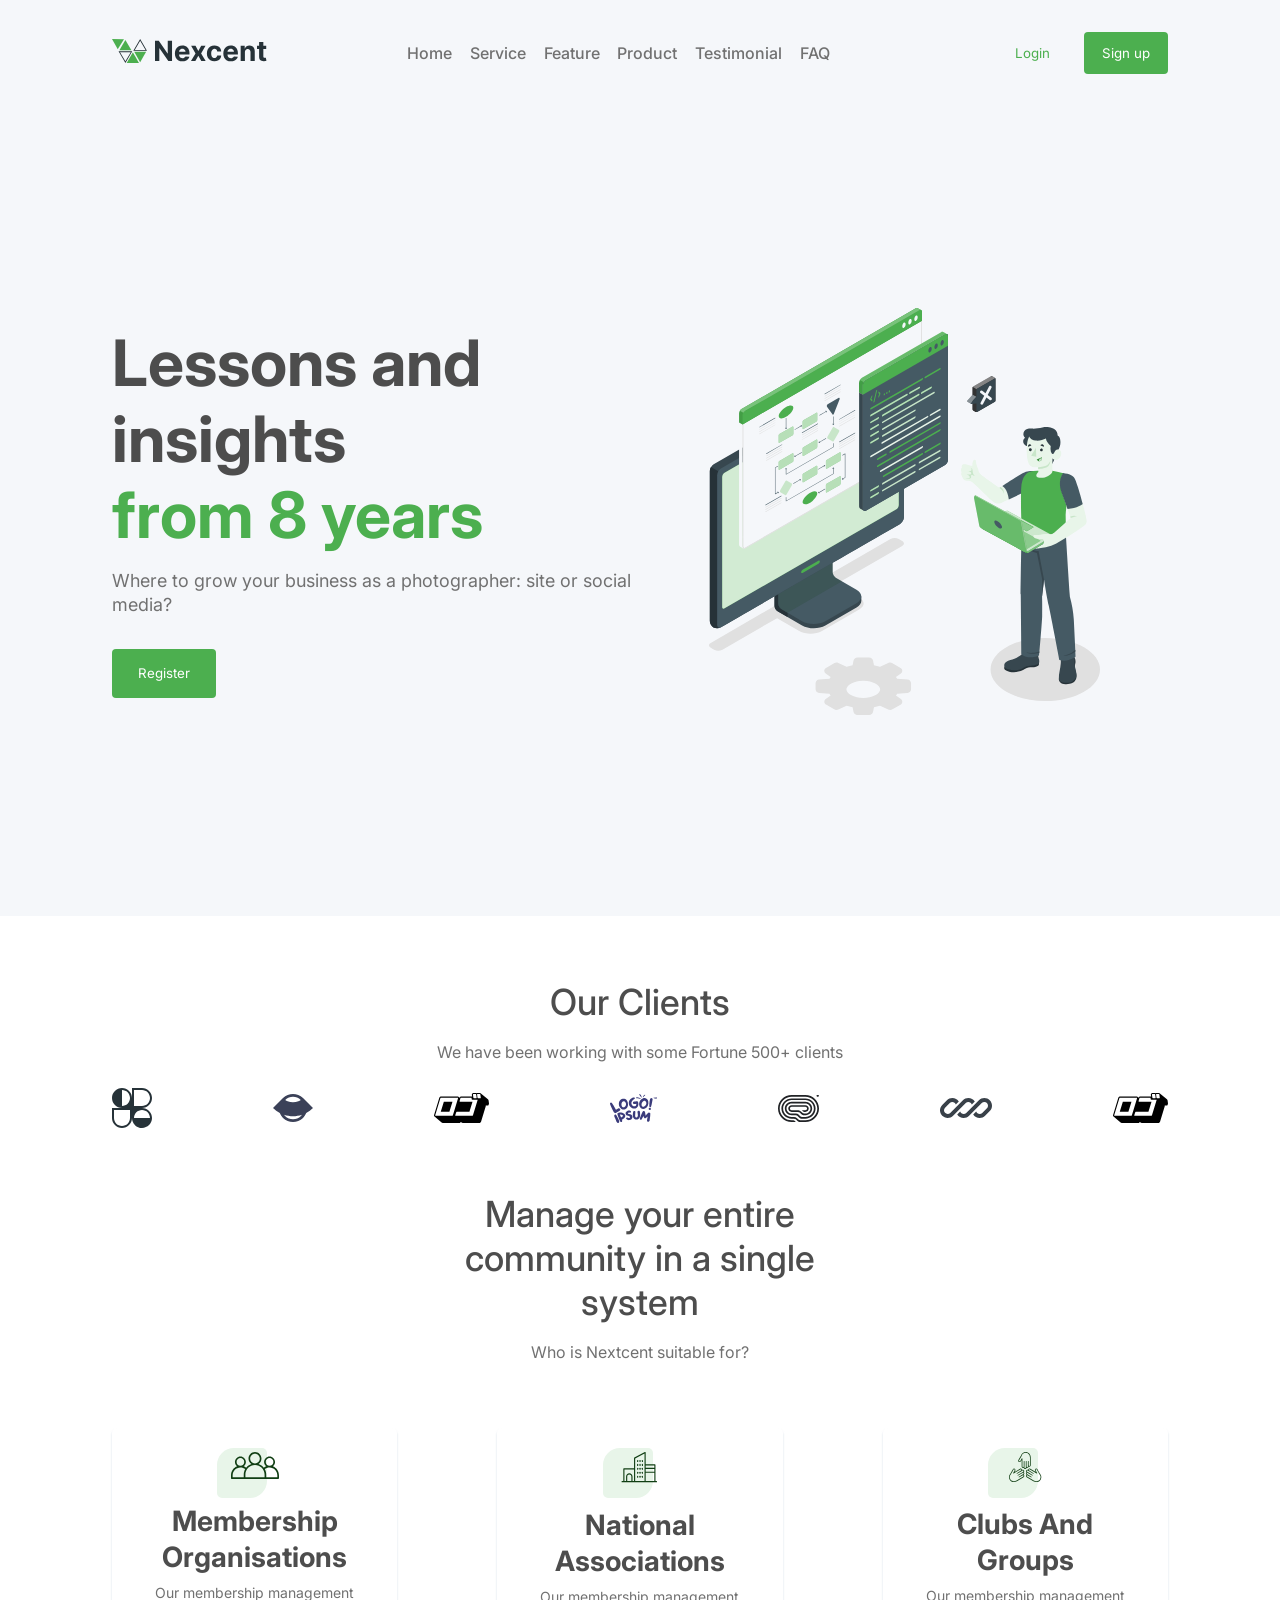
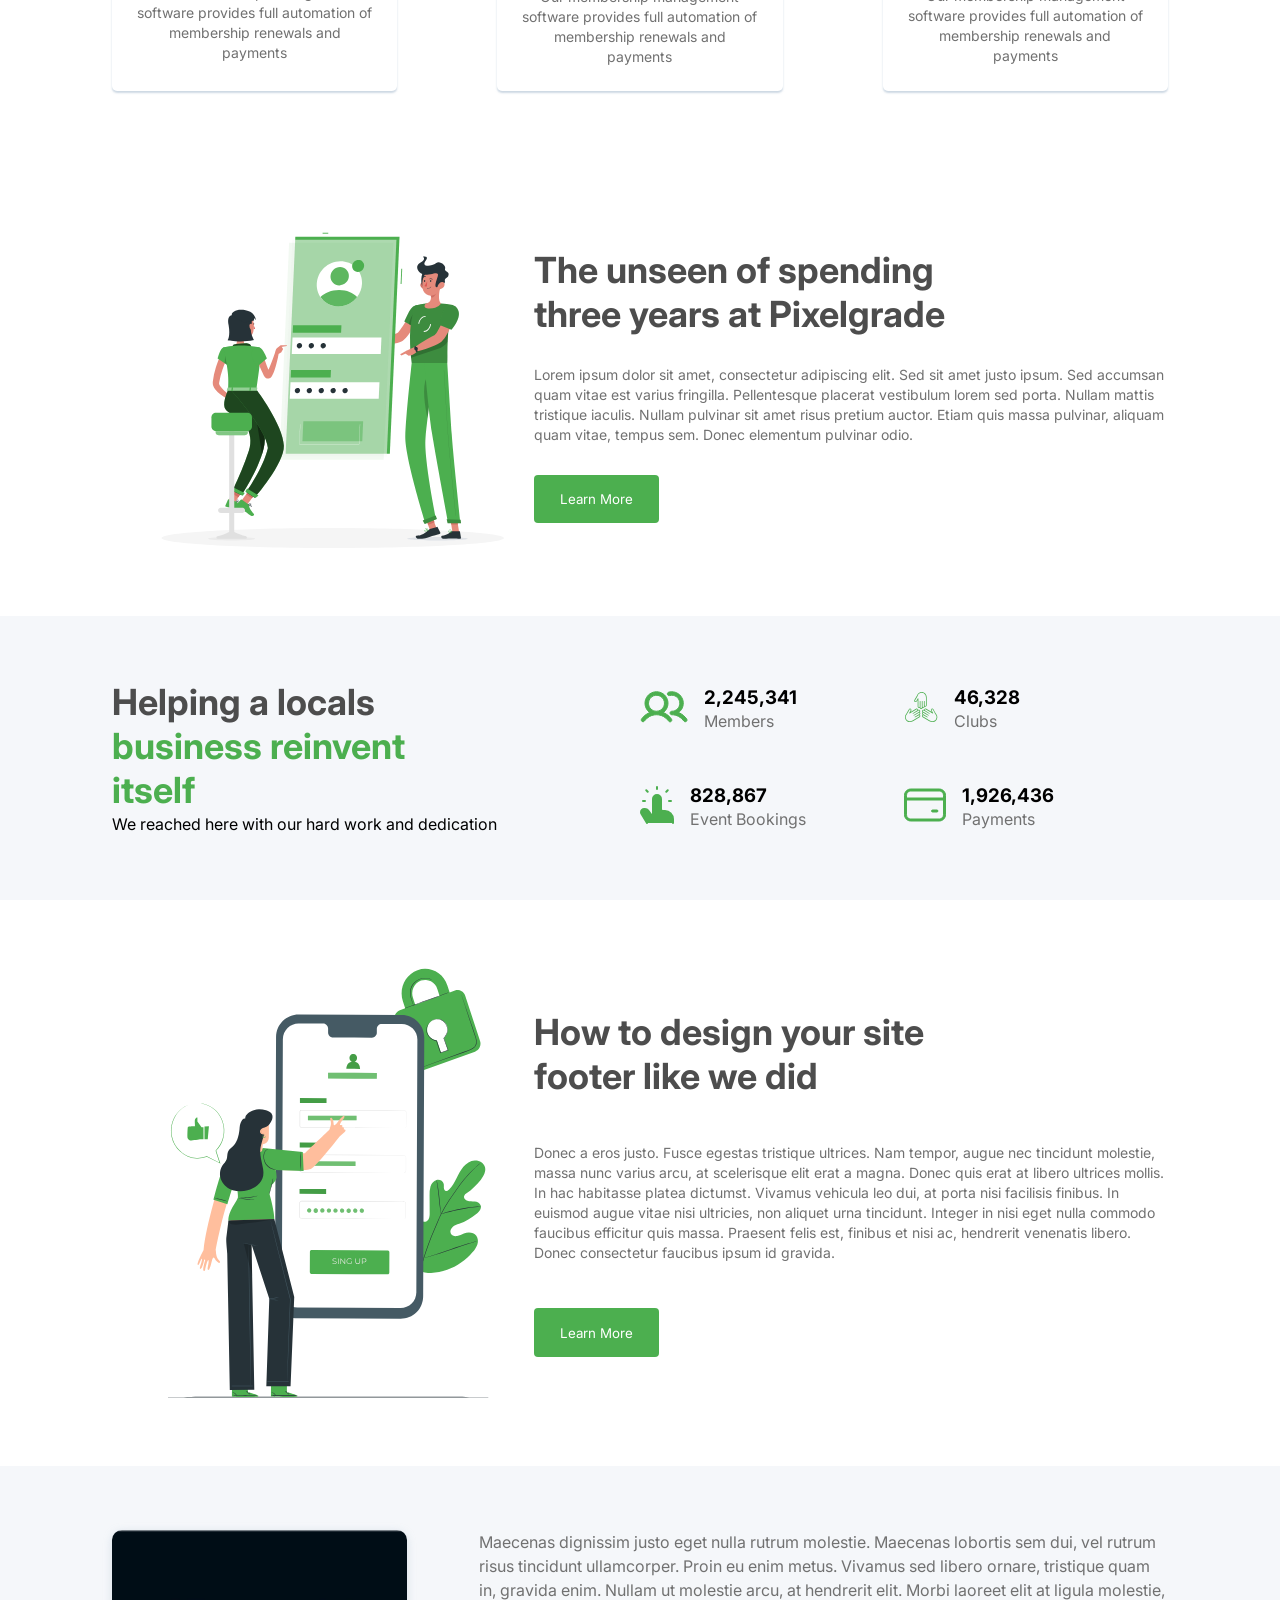
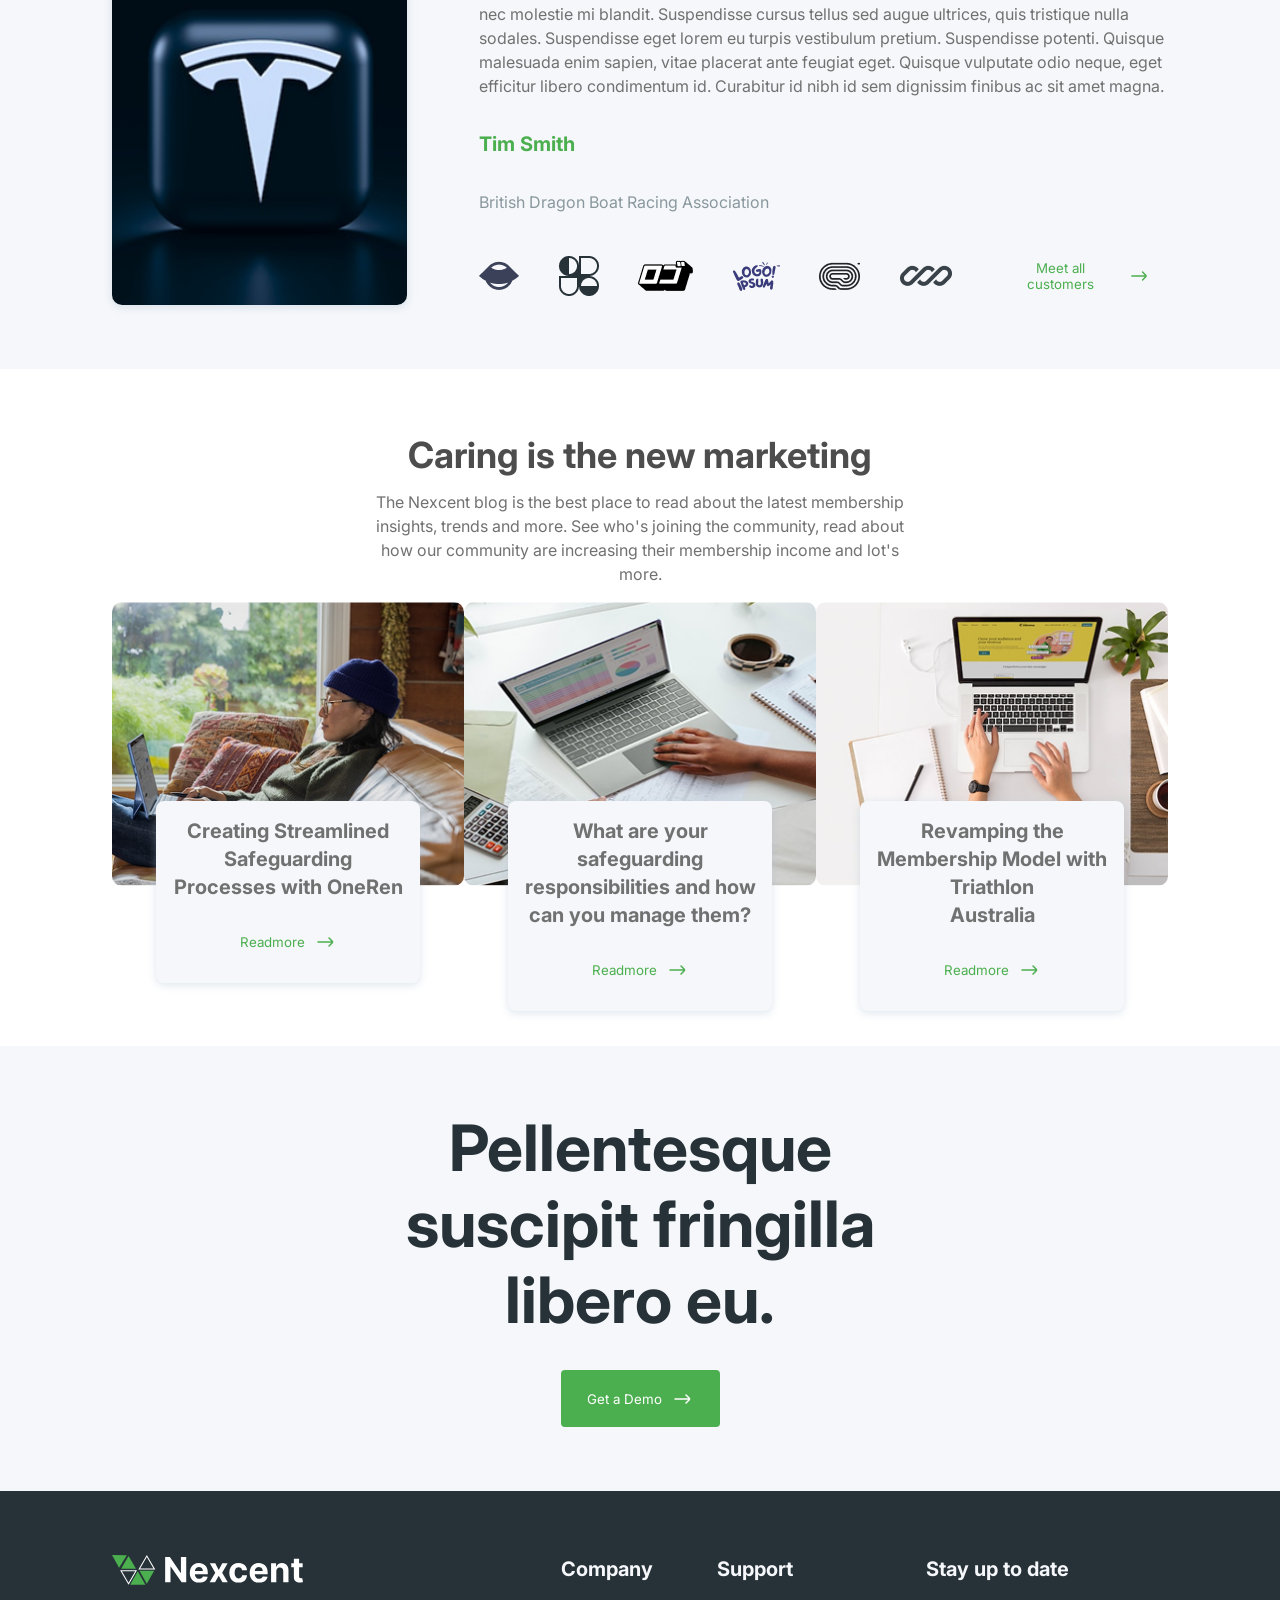
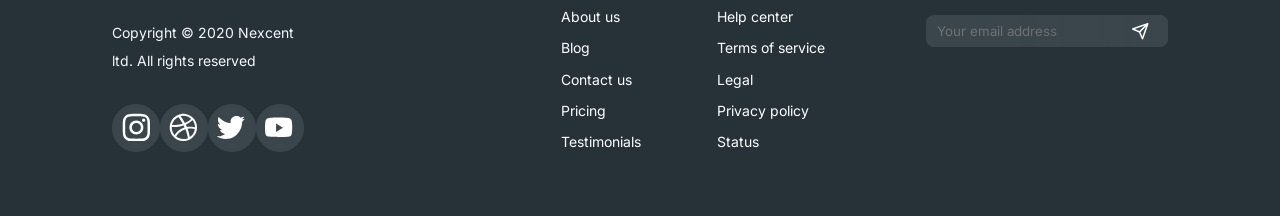
<file: index.html>
<!DOCTYPE html>
<html lang="en">

<head>
    <!-- Meta Tags -->
    <meta charset="UTF-8">
    <meta name="viewport" content="width=device-width, initial-scale=1.0">

    <!-- Favicon -->
    <link rel="icon" href="/Icon.ico">

    <!-- Main Stylesheet -->
    <link rel="stylesheet" href="/asetss/css/index.css">
    <link rel="stylesheet" href="/asetss/css/index-header.css">
    <link rel="stylesheet" href="/asetss/css/index-mine.css">
    <link rel="stylesheet" href="/asetss/css/index-footer.css">

    <!-- Page Title -->
    <title>Nexcent</title>
</head>

<body>
    <!-- ==== HEADER SECTION ==== -->
    <header class="header">
        <div class="logo">
            <!-- ==== Nexcent logo ==== -->
            <a href="index.html" title="Nexcent">
                <svg width="155" height="24" viewBox="0 0 155 24" fill="none" xmlns="http://www.w3.org/2000/svg">
                    <path
                        d="M18.7863 13.1341L13.3954 22.3669L8.00448 13.1341H18.7863ZM20.2305 12.3088H6.55444L13.3954 24L20.2305 12.3088Z"
                        fill="#263238" />
                    <path
                        d="M28.1591 1.65038L33.55 10.8833H22.7681L28.1591 1.65038ZM28.1591 0L21.3181 11.6912H35L28.1591 0Z"
                        fill="#263238" />
                    <path d="M0 0L5.7359 10.3409L12.0038 0.259661L0 0Z" fill="#4CAF4F" />
                    <path d="M13.3955 0.905762L19.4121 11.1889H7.36728L13.3955 0.905762Z" fill="#4CAF4F" />
                    <path d="M20.9615 13.4341L26.9839 24H14.6526L20.7744 13.4341H20.9615Z" fill="#4CAF4F" />
                    <path d="M22.2653 12.7935L28.1591 23.1978L34.1347 12.7935H22.2653Z" fill="#4CAF4F" />
                    <path
                        d="M60.0327 1.66895V22.0326H56.3139L47.4545 9.21582H47.3054V22.0326H43V1.66895H46.7784L55.5682 14.4758H55.7472V1.66895H60.0327Z"
                        fill="#263238" />
                    <path
                        d="M70.4705 22.3309C68.8995 22.3309 67.5472 22.0127 66.4137 21.3763C65.2868 20.7333 64.4184 19.8252 63.8086 18.6519C63.1987 17.472 62.8938 16.0766 62.8938 14.4658C62.8938 12.8948 63.1987 11.516 63.8086 10.3295C64.4184 9.1429 65.2769 8.21819 66.3839 7.55531C67.4975 6.89243 68.8034 6.56099 70.3015 6.56099C71.3091 6.56099 72.247 6.7234 73.1154 7.04821C73.9904 7.36639 74.7527 7.84698 75.4023 8.48997C76.0586 9.13296 76.569 9.94167 76.9336 10.9161C77.2982 11.8839 77.4805 13.0174 77.4805 14.3167V15.48H64.5842V12.855H73.4933C73.4933 12.2452 73.3607 11.7049 73.0955 11.2343C72.8304 10.7636 72.4625 10.3957 71.9918 10.1306C71.5278 9.85881 70.9876 9.72292 70.3711 9.72292C69.7281 9.72292 69.158 9.87207 68.6609 10.1704C68.1703 10.462 67.7859 10.8564 67.5075 11.3536C67.229 11.8441 67.0865 12.391 67.0799 12.9942V15.49C67.0799 16.2457 67.2191 16.8986 67.4975 17.4488C67.7826 17.999 68.1836 18.4232 68.7006 18.7215C69.2177 19.0198 69.8308 19.1689 70.5401 19.1689C71.0108 19.1689 71.4416 19.1027 71.8327 18.9701C72.2238 18.8375 72.5586 18.6386 72.837 18.3735C73.1154 18.1083 73.3275 17.7835 73.4734 17.3991L77.391 17.6576C77.1921 18.5989 76.7844 19.4208 76.168 20.1235C75.5581 20.8195 74.7693 21.3631 73.8015 21.7542C72.8403 22.1386 71.73 22.3309 70.4705 22.3309Z"
                        fill="#263238" />
                    <path
                        d="M83.511 6.75985L86.315 12.0993L89.1886 6.75985H93.5337L89.109 14.3962L93.6531 22.0326H89.3278L86.315 16.7528L83.3519 22.0326H78.9769L83.511 14.3962L79.136 6.75985H83.511Z"
                        fill="#263238" />
                    <path
                        d="M102.403 22.3309C100.839 22.3309 99.493 21.9994 98.3661 21.3366C97.2459 20.6671 96.3841 19.739 95.7809 18.5525C95.1843 17.3659 94.886 16.0004 94.886 14.4559C94.886 12.8915 95.1876 11.5193 95.7908 10.3394C96.4007 9.15285 97.2657 8.22813 98.386 7.56525C99.5063 6.89574 100.839 6.56099 102.383 6.56099C103.716 6.56099 104.882 6.80294 105.883 7.28684C106.884 7.77074 107.676 8.4502 108.26 9.3252C108.843 10.2002 109.164 11.2277 109.224 12.4076H105.227C105.114 11.6453 104.816 11.0321 104.332 10.5681C103.855 10.0974 103.228 9.86213 102.453 9.86213C101.797 9.86213 101.223 10.0411 100.733 10.3991C100.249 10.7504 99.8709 11.2641 99.5991 11.9403C99.3273 12.6164 99.1914 13.435 99.1914 14.3962C99.1914 15.3707 99.324 16.1992 99.5891 16.882C99.8609 17.5648 100.242 18.0851 100.733 18.4431C101.223 18.801 101.797 18.98 102.453 18.98C102.937 18.98 103.371 18.8806 103.755 18.6817C104.146 18.4829 104.468 18.1945 104.72 17.8167C104.978 17.4322 105.147 16.9715 105.227 16.4346H109.224C109.158 17.6012 108.84 18.6287 108.27 19.517C107.706 20.3986 106.927 21.088 105.933 21.5851C104.939 22.0823 103.762 22.3309 102.403 22.3309Z"
                        fill="#263238" />
                    <path
                        d="M118.896 22.3309C117.325 22.3309 115.973 22.0127 114.839 21.3763C113.713 20.7333 112.844 19.8252 112.234 18.6519C111.625 17.472 111.32 16.0766 111.32 14.4658C111.32 12.8948 111.625 11.516 112.234 10.3295C112.844 9.1429 113.703 8.21819 114.81 7.55531C115.923 6.89243 117.229 6.56099 118.727 6.56099C119.735 6.56099 120.673 6.7234 121.541 7.04821C122.416 7.36639 123.179 7.84698 123.828 8.48997C124.484 9.13296 124.995 9.94167 125.359 10.9161C125.724 11.8839 125.906 13.0174 125.906 14.3167V15.48H113.01V12.855H121.919C121.919 12.2452 121.786 11.7049 121.521 11.2343C121.256 10.7636 120.888 10.3957 120.418 10.1306C119.954 9.85881 119.413 9.72292 118.797 9.72292C118.154 9.72292 117.584 9.87207 117.087 10.1704C116.596 10.462 116.212 10.8564 115.933 11.3536C115.655 11.8441 115.512 12.391 115.506 12.9942V15.49C115.506 16.2457 115.645 16.8986 115.923 17.4488C116.208 17.999 116.609 18.4232 117.126 18.7215C117.643 19.0198 118.257 19.1689 118.966 19.1689C119.437 19.1689 119.867 19.1027 120.259 18.9701C120.65 18.8375 120.984 18.6386 121.263 18.3735C121.541 18.1083 121.753 17.7835 121.899 17.3991L125.817 17.6576C125.618 18.5989 125.21 19.4208 124.594 20.1235C123.984 20.8195 123.195 21.3631 122.227 21.7542C121.266 22.1386 120.156 22.3309 118.896 22.3309Z"
                        fill="#263238" />
                    <path
                        d="M132.906 13.203V22.0326H128.67V6.75985H132.707V9.45446H132.886C133.224 8.5662 133.791 7.86355 134.587 7.3465C135.382 6.82283 136.347 6.56099 137.48 6.56099C138.541 6.56099 139.465 6.793 140.254 7.25701C141.043 7.72103 141.656 8.38391 142.094 9.24565C142.531 10.1008 142.75 11.1216 142.75 12.3082V22.0326H138.514V13.0638C138.521 12.1292 138.282 11.4 137.798 10.8763C137.314 10.346 136.648 10.0809 135.8 10.0809C135.23 10.0809 134.726 10.2035 134.288 10.4488C133.857 10.694 133.519 11.052 133.274 11.5226C133.036 11.9867 132.913 12.5468 132.906 13.203Z"
                        fill="#263238" />
                    <path
                        d="M154.212 6.75985V9.94167H145.015V6.75985H154.212ZM147.103 3.10076H151.338V17.3394C151.338 17.7305 151.398 18.0354 151.517 18.2542C151.637 18.4663 151.802 18.6154 152.015 18.7016C152.233 18.7878 152.485 18.8309 152.77 18.8309C152.969 18.8309 153.168 18.8143 153.367 18.7812C153.566 18.7414 153.718 18.7116 153.824 18.6917L154.49 21.8437C154.278 21.91 153.98 21.9862 153.596 22.0724C153.211 22.1652 152.744 22.2215 152.194 22.2414C151.173 22.2812 150.278 22.1453 149.509 21.8337C148.747 21.5222 148.153 21.0383 147.729 20.382C147.305 19.7258 147.096 18.8972 147.103 17.8962V3.10076Z"
                        fill="#263238" />
                </svg>
            </a>

        </div>
        <!-- ==== List in the header ====  -->
        <div class="header-list">
            <ul>
                <li><a href="index.html" class="link">Home</a></li>
                <li><a href="#" class="link">Service</a></li>
                <li><a href="#" class="link">Feature</a></li>
                <li><a href="#" class="link">Product</a></li>
                <li><a href="#" class="link">Testimonial</a></li>
                <li><a href="#" class="link">FAQ</a></li>
            </ul>
        </div>
        <!-- ==== Login and registration buttons ==== -->
        <div class="header-button">
            <a href="/asetss/page/Login.html" class="buttons-link">
                <button class="Standard-buttons-Tertiary-Medium Standard-buttons-Tertiary ">Login</button>
            </a>
            <a href="/asetss/page/sign-up.html" class="buttons-link">
                <button class="Standard-buttons-Primary-Medium Standard-buttons-Primary ">Sign up</button>
            </a>
        </div>
    </header>
    <!-- ==== main ==== -->
    <main class="main">
        <!-- ==== banner ==== -->
        <div class="hero-section">
            <!-- ==== Banner content ==== -->
            <div class="hero-contents">
                <div class="hero-content">
                    <h1 class="hero-title">
                        Lessons and insights
                        <span>
                            from 8 years
                        </span>
                    </h1>
                    <p class="hero-subtitle">
                        Where to grow your business as a photographer: site or social media?
                    </p>
                </div>
                <!-- ==== banner button ==== -->
                <div class="hero-button">
                    <a href="#" class="buttons-link">
                        <button class=" Standard-buttons-Primary Standard-buttons-Primary-Normal">
                            Register
                        </button>
                    </a>
                </div>
            </div>
            <!-- ==== Animated banner image ==== -->
            <div class="hero-image">
                <svg width="391" height="407" viewBox="0 0 391 407" fill="none" xmlns="http://www.w3.org/2000/svg">
                    <path
                        d="M336.293 393.032C366.507 393.032 391 378.894 391 361.454C391 344.015 366.507 329.877 336.293 329.877C306.079 329.877 281.586 344.015 281.586 361.454C281.586 378.894 306.079 393.032 336.293 393.032Z"
                        fill="#E0E0E0" />
                    <path
                        d="M148.296 406.959C147.399 406.95 146.532 406.633 145.841 406.061C145.149 405.49 144.674 404.699 144.495 403.82L143.611 399.167C141.615 398.802 139.643 398.317 137.706 397.714H137.554L129.362 401.514C128.689 401.805 127.959 401.938 127.226 401.905C126.494 401.871 125.778 401.672 125.135 401.321L117.004 396.606C116.514 396.343 116.099 395.957 115.802 395.486C115.504 395.016 115.333 394.476 115.306 393.92C115.278 393.364 115.395 392.81 115.644 392.313C115.894 391.815 116.268 391.39 116.73 391.079L121.669 387.523C121.221 386.926 120.81 386.302 120.439 385.654L110.032 385.004C109.088 384.944 108.201 384.528 107.552 383.839C106.903 383.151 106.54 382.241 106.536 381.295V375.199C106.537 374.253 106.897 373.342 107.545 372.651C108.192 371.961 109.078 371.542 110.022 371.48L120.429 370.82C120.8 370.175 121.211 369.554 121.659 368.961L116.699 365.435C116.237 365.124 115.863 364.7 115.614 364.202C115.364 363.704 115.248 363.15 115.275 362.594C115.303 362.038 115.474 361.499 115.771 361.028C116.069 360.557 116.483 360.172 116.974 359.908L125.104 355.194C125.812 354.799 126.611 354.596 127.421 354.605C128.08 354.595 128.732 354.73 129.332 355.001L137.533 358.801H137.635C139.596 358.193 141.591 357.704 143.611 357.338L144.495 352.684C144.672 351.805 145.147 351.012 145.839 350.441C146.531 349.869 147.398 349.553 148.296 349.545H160.298C161.196 349.555 162.062 349.872 162.754 350.443C163.446 351.014 163.92 351.805 164.099 352.684L164.984 357.338C166.975 357.704 168.943 358.185 170.878 358.78H171.031L179.232 354.981C179.829 354.711 180.478 354.576 181.133 354.584C181.947 354.574 182.749 354.777 183.46 355.174L191.59 359.888C192.079 360.152 192.492 360.538 192.788 361.008C193.085 361.478 193.256 362.016 193.285 362.572C193.313 363.127 193.199 363.68 192.952 364.178C192.705 364.675 192.334 365.102 191.875 365.415L186.925 368.971C187.375 369.566 187.789 370.187 188.165 370.83L198.572 371.491C199.517 371.553 200.402 371.971 201.05 372.662C201.697 373.352 202.058 374.263 202.058 375.209V381.305C202.055 382.251 201.694 383.16 201.047 383.85C200.4 384.54 199.516 384.96 198.572 385.024L188.165 385.674C187.791 386.322 187.377 386.947 186.925 387.544L191.875 391.1C192.334 391.413 192.705 391.839 192.952 392.337C193.199 392.835 193.313 393.388 193.285 393.943C193.256 394.498 193.085 395.036 192.788 395.506C192.492 395.976 192.079 396.362 191.59 396.627L183.46 401.341C182.747 401.733 181.946 401.935 181.133 401.93C180.478 401.933 179.831 401.798 179.232 401.534L171.031 397.734H170.929C168.972 398.345 166.98 398.837 164.963 399.207L164.079 403.85C163.902 404.731 163.428 405.525 162.736 406.098C162.044 406.671 161.177 406.99 160.278 407L148.296 406.959ZM154.302 372.74C149.962 372.638 145.668 373.653 141.832 375.687C139.038 377.302 137.432 379.365 137.432 381.366C137.432 383.368 139.038 385.43 141.832 387.046C145.705 388.983 149.977 389.992 154.307 389.992C158.638 389.992 162.909 388.983 166.782 387.046C169.577 385.43 171.173 383.368 171.173 381.366C171.173 379.365 169.577 377.302 166.782 375.687C162.943 373.654 158.646 372.64 154.302 372.74Z"
                        fill="#E0E0E0" />
                    <path
                        d="M193.213 233.065L189.809 231.105C188.514 230.448 187.083 230.107 185.632 230.107C184.18 230.107 182.749 230.448 181.455 231.105L1.72262 334.889C-0.574208 336.21 -0.574208 338.384 1.72262 339.705L5.11705 341.666C6.41342 342.322 7.84606 342.664 9.29911 342.664C10.7522 342.664 12.1848 342.322 13.4812 341.666L68.0766 310.17L90.2014 322.931C96.4618 326.548 106.716 326.548 112.977 322.931L150.641 301.188C155.986 298.14 155.986 293.06 150.641 290.012L126.869 276.185L193.223 237.891C195.51 236.56 195.51 234.396 193.213 233.065Z"
                        fill="#E0E0E0" />
                    <g opacity="0.1">
                        <path opacity="0.1"
                            d="M200.175 57.0731L37.5673 150.921V242.9C37.5553 243.433 37.704 243.957 37.9942 244.404C38.0912 244.565 38.2263 244.699 38.3877 244.794C38.549 244.89 38.7316 244.945 38.919 244.953C39.1524 244.948 39.3803 244.881 39.5796 244.76L204.047 149.753V59.3286C204.047 56.8292 202.309 55.8335 200.175 57.0731Z"
                            fill="#103E13" />
                    </g>
                    <path
                        d="M116.381 317.526L147.541 299.522C150.752 297.663 152.358 295.235 152.358 292.806C152.358 290.378 152.358 288.468 152.358 288.468L123.028 271.836C122.126 271.245 121.376 270.451 120.837 269.518C120.299 268.584 119.987 267.537 119.928 266.461V228.056L65.5256 259.502V297.907C65.5777 298.977 65.8808 300.02 66.4104 300.952C66.94 301.884 67.6813 302.678 68.5745 303.271L93.0673 317.495C99.5411 321.234 109.958 321.234 116.381 317.526Z"
                        fill="#37474F" />
                    <path
                        d="M78.5851 304.704V309.022L68.6152 303.271C67.7135 302.681 66.9632 301.887 66.4248 300.953C65.8864 300.02 65.5749 298.973 65.5155 297.897V259.502L75.8817 253.517C76.1053 256.149 76.3289 258.872 76.5525 261.524L69.2758 265.73V295.732C69.3247 296.805 69.6264 297.851 70.1562 298.785C70.686 299.719 71.429 300.515 72.3247 301.107L78.5851 304.704Z"
                        fill="#263238" />
                    <path
                        d="M69.2758 295.743C69.3295 296.814 69.6332 297.858 70.1626 298.791C70.6919 299.725 71.4324 300.521 72.3246 301.117L93.0571 313.198C99.4903 316.906 109.907 316.906 116.33 313.198L147.5 295.194C153.933 291.486 153.933 285.471 147.5 281.762L126.747 269.672C125.843 269.084 125.091 268.29 124.553 267.356C124.014 266.422 123.704 265.374 123.648 264.297V234.305L69.2758 265.73V295.743Z"
                        fill="#455A64" />
                    <path opacity="0.15"
                        d="M133.12 273.319L126.808 269.672C125.904 269.084 125.152 268.29 124.614 267.356C124.075 266.422 123.765 265.374 123.709 264.297V234.305L69.2758 265.73V295.743C69.3295 296.814 69.6332 297.858 70.1626 298.791C70.6919 299.725 71.4324 300.521 72.3246 301.117L78.5342 304.694L133.12 273.319Z"
                        fill="#103E13" />
                    <path
                        d="M4.43592 319.426C5.61265 319.994 6.90665 320.277 8.2132 320.252C9.51975 320.228 10.8021 319.896 11.9565 319.283C38.7156 303.84 164.269 231.369 191.028 215.935C192.154 215.197 193.092 214.205 193.764 213.039C194.437 211.872 194.826 210.564 194.9 209.22V59.3081C194.954 57.9804 194.643 56.6632 194.001 55.4997C193.359 54.3361 192.411 53.3705 191.259 52.7077C190.107 52.045 188.795 51.7103 187.466 51.7401C186.137 51.7699 184.842 52.163 183.721 52.8768L4.67983 156.225C3.56091 156.967 2.63154 157.961 1.96618 159.128C1.30083 160.294 0.918006 161.6 0.848389 162.941V312.852C0.891758 314.152 1.23881 315.423 1.86176 316.565C2.48472 317.706 3.36628 318.686 4.43592 319.426Z"
                        fill="#37474F" />
                    <path
                        d="M11.9566 319.283L191.028 215.925C192.156 215.189 193.095 214.197 193.768 213.03C194.44 211.863 194.828 210.554 194.9 209.209V59.308C194.9 56.829 193.162 55.8333 191.028 57.0728L11.9566 160.421C10.8285 161.157 9.88989 162.149 9.21711 163.316C8.54432 164.483 8.15629 165.792 8.08452 167.137V317.048C8.07435 319.517 9.81222 320.513 11.9566 319.283Z"
                        fill="#455A64" />
                    <path
                        d="M13.2067 298.963V168.915C13.2517 168.089 13.4904 167.285 13.9035 166.569C14.3167 165.852 14.8926 165.243 15.5848 164.79L187.39 65.6277C188.701 64.8657 189.768 65.4855 189.768 66.9993V197.048C189.723 197.876 189.484 198.683 189.069 199.401C188.654 200.12 188.075 200.73 187.38 201.183L15.5848 300.345C14.2738 301.097 13.2067 300.487 13.2067 298.963Z"
                        fill="#4CAF4F" />
                    <path opacity="0.75"
                        d="M13.2067 298.963V168.915C13.2517 168.089 13.4904 167.285 13.9035 166.569C14.3167 165.852 14.8926 165.243 15.5848 164.79L187.39 65.6277C188.701 64.8657 189.768 65.4855 189.768 66.9993V197.048C189.723 197.876 189.484 198.683 189.069 199.401C188.654 200.12 188.075 200.73 187.38 201.183L15.5848 300.345C14.2738 301.097 13.2067 300.487 13.2067 298.963Z"
                        fill="white" />
                    <path
                        d="M1.94614 159.12L9.22283 163.316C8.52891 164.479 8.13431 165.795 8.07441 167.147V317.048C8.07441 319.304 9.60902 320.563 11.9567 319.283C10.8046 319.903 9.52144 320.239 8.21357 320.263C6.9057 320.288 5.61077 320.001 4.43607 319.426C3.37189 318.79 2.48228 317.901 1.8472 316.837C1.21213 315.773 0.8515 314.567 0.797729 313.329V162.961C0.849035 161.604 1.24419 160.283 1.94614 159.12Z"
                        fill="#263238" />
                    <path
                        d="M93.5754 261.838L109.399 252.694C110.192 252.247 110.822 252.562 110.822 253.416C110.786 253.893 110.639 254.355 110.392 254.764C110.145 255.174 109.805 255.519 109.399 255.773L93.5754 264.917C92.7929 265.374 92.1526 265.049 92.1526 264.206C92.1866 263.727 92.3332 263.263 92.5804 262.852C92.8277 262.44 93.1686 262.093 93.5754 261.838Z"
                        fill="#4CAF4F" />
                    <g class="descktop-w">
                        <path
                            d="M35.3317 240.401C35.5661 240.394 35.7942 240.323 35.9923 240.198L210.064 139.613C210.777 139.144 211.372 138.515 211.801 137.776C212.229 137.037 212.48 136.209 212.533 135.356V3.86505C212.533 2.94049 212.147 2.39185 211.517 2.39185C211.157 2.4017 210.806 2.50688 210.501 2.69665L36.4191 103.24C35.7052 103.712 35.1106 104.343 34.6821 105.084C34.2535 105.824 34.0028 106.654 33.9495 107.508V238.308C33.9399 238.841 34.0885 239.364 34.3764 239.812C34.4741 239.982 34.6126 240.125 34.7794 240.227C34.9462 240.33 35.136 240.39 35.3317 240.401Z"
                            fill="#F5F7FA" />
                        <path
                            d="M31.2157 238.694C31.5104 238.847 33.604 240.035 34.5186 240.564C34.1823 240.293 33.9149 239.947 33.7382 239.553C33.5616 239.159 33.4808 238.729 33.5023 238.298V116.276L30.0571 114.244V236.337C30.0268 236.797 30.1179 237.257 30.3212 237.671C30.5245 238.084 30.833 238.437 31.2157 238.694Z"
                            fill="#F5F7FA" />
                        <path
                            d="M211.497 2.84882C212.005 2.84882 212.076 3.47875 212.076 3.86483V135.346C212.023 136.119 211.794 136.87 211.407 137.541C211.019 138.211 210.483 138.785 209.84 139.217L35.7687 239.801C35.6369 239.883 35.4863 239.928 35.3317 239.934C34.854 239.934 34.4373 239.192 34.4373 238.338V107.477C34.4848 106.703 34.7114 105.95 35.0994 105.278C35.4874 104.607 36.0261 104.034 36.6732 103.606L210.744 3.09267C210.969 2.94668 211.229 2.86257 211.497 2.84882ZM211.497 1.94458C211.071 1.95606 210.657 2.08245 210.297 2.31034L36.2159 102.814C35.4339 103.326 34.7835 104.015 34.3174 104.825C33.8513 105.635 33.5825 106.544 33.5328 107.477V238.308C33.5328 239.659 34.2849 240.817 35.3317 240.817C35.6481 240.811 35.9571 240.72 36.226 240.553L210.287 139.969C211.073 139.462 211.728 138.776 212.198 137.967C212.668 137.158 212.939 136.249 212.991 135.316V3.86483C212.991 2.64562 212.381 1.94458 211.497 1.94458Z"
                            fill="#E0E0E0" />
                        <path
                            d="M212.981 3.80398V12.8159L33.5336 116.448L30.0884 114.416V105.557C30.1267 104.605 30.4065 103.678 30.9014 102.864C31.3528 102.063 31.9995 101.388 32.7816 100.904L206.853 0.359728C207.134 0.157263 207.465 0.0351676 207.811 0.00653064C208.157 -0.0221063 208.503 0.0437952 208.814 0.197167C209.312 0.501969 211.67 1.84309 212.148 2.08693C212.223 2.12243 212.292 2.17054 212.351 2.22918C212.432 2.28928 212.504 2.36119 212.564 2.44254C212.634 2.52616 212.692 2.61836 212.737 2.71686C212.8 2.81675 212.844 2.92676 212.869 3.04198C212.908 3.16098 212.935 3.28347 212.951 3.40774C212.972 3.53867 212.983 3.67126 212.981 3.80398Z"
                            fill="#4CAF4F" />
                        <path opacity="0.15"
                            d="M212.981 3.80398V12.8159L33.5336 116.448L30.0884 114.416V105.557C30.1267 104.605 30.4065 103.678 30.9014 102.864C31.3528 102.063 31.9995 101.388 32.7816 100.904L206.853 0.359728C207.134 0.157263 207.465 0.0351676 207.811 0.00653064C208.157 -0.0221063 208.503 0.0437952 208.814 0.197167C209.312 0.501969 211.67 1.84309 212.148 2.08693C212.223 2.12243 212.292 2.17054 212.351 2.22918C212.432 2.28928 212.504 2.36119 212.564 2.44254C212.634 2.52616 212.692 2.61836 212.737 2.71686C212.8 2.81675 212.844 2.92676 212.869 3.04198C212.908 3.16098 212.935 3.28347 212.951 3.40774C212.972 3.53867 212.983 3.67126 212.981 3.80398Z"
                            fill="#103E13" />
                        <path
                            d="M212.98 3.804V12.816L33.5328 116.448V107.548C33.5403 106.975 33.6504 106.407 33.8581 105.872C33.8883 105.778 33.9257 105.686 33.9698 105.598C34.0753 105.346 34.1975 105.101 34.3357 104.866C34.7845 104.054 35.4357 103.371 36.226 102.885L210.287 2.31047C210.578 2.09211 210.928 1.96737 211.291 1.95285C211.654 1.93833 212.013 2.03472 212.32 2.22919C212.401 2.2893 212.473 2.36121 212.533 2.44255C212.602 2.52618 212.66 2.61838 212.706 2.71688C212.769 2.81677 212.813 2.92678 212.838 3.042C212.877 3.16099 212.904 3.28349 212.919 3.40776C212.951 3.53777 212.972 3.67037 212.98 3.804Z"
                            fill="#4CAF4F" />
                        <path
                            d="M194.961 14.6041C194.428 15.0283 193.999 15.5697 193.708 16.1864C193.417 16.8031 193.272 17.4784 193.285 18.1601C193.285 19.5926 194.037 20.314 194.961 19.7755C195.495 19.3513 195.924 18.8098 196.215 18.1932C196.506 17.5765 196.651 16.9012 196.638 16.2195C196.587 14.8479 195.835 14.0656 194.961 14.6041Z"
                            fill="#F5F7FA" />
                        <path
                            d="M200.958 11.1091C200.423 11.5322 199.993 12.0735 199.702 12.6904C199.411 13.3073 199.267 13.9832 199.281 14.6651C199.281 16.0875 200.033 16.819 200.958 16.2805C201.494 15.8578 201.925 15.3169 202.218 14.7001C202.51 14.0832 202.657 13.4071 202.645 12.7245C202.645 11.2919 201.893 10.5706 200.958 11.1091Z"
                            fill="#F5F7FA" />
                        <path
                            d="M207.015 7.60389C206.478 8.02657 206.047 8.56746 205.754 9.18431C205.462 9.80117 205.316 10.4773 205.328 11.1599C205.328 12.5925 206.08 13.3138 207.015 12.7855C207.548 12.3608 207.976 11.8192 208.267 11.2027C208.558 10.5861 208.703 9.91104 208.691 9.2295C208.691 7.79694 207.939 7.07557 207.015 7.60389Z"
                            fill="#F5F7FA" />
                        <path
                            d="M210.297 2.31046L36.226 102.814C35.4301 103.319 34.7761 104.018 34.3255 104.846L30.9108 102.814C31.3524 102.005 31.9968 101.326 32.7807 100.843L206.852 0.359728C207.133 0.157263 207.465 0.0351676 207.81 0.00653064C208.156 -0.0221063 208.503 0.0437952 208.814 0.197167C209.291 0.491809 211.527 1.76181 212.096 2.06661C211.799 1.95936 211.48 1.92552 211.167 1.96797C210.854 2.01043 210.555 2.12793 210.297 2.31046Z"
                            fill="#4CAF4F" />
                        <g opacity="0.5">
                            <path opacity="0.5"
                                d="M210.297 2.31046L36.226 102.814C35.4301 103.319 34.7761 104.018 34.3255 104.846L30.9108 102.814C31.3524 102.005 31.9968 101.326 32.7807 100.843L206.852 0.359728C207.133 0.157263 207.465 0.0351676 207.81 0.00653064C208.156 -0.0221063 208.503 0.0437952 208.814 0.197167C209.291 0.491809 211.527 1.76181 212.096 2.06661C211.799 1.95936 211.48 1.92552 211.167 1.96797C210.854 2.01043 210.555 2.12793 210.297 2.31046Z"
                                fill="white" />
                        </g>
                        <path
                            d="M77.0709 120.756C77.0062 120.756 76.9442 120.731 76.8985 120.685C76.8527 120.639 76.827 120.577 76.827 120.512V110.261C76.827 110.196 76.8527 110.134 76.8985 110.089C76.9442 110.043 77.0062 110.017 77.0709 110.017C77.1025 110.017 77.1338 110.023 77.1628 110.036C77.1918 110.048 77.2181 110.066 77.2399 110.089C77.2618 110.112 77.2788 110.139 77.2899 110.168C77.301 110.198 77.3061 110.229 77.3047 110.261V120.512C77.3061 120.544 77.301 120.575 77.2899 120.605C77.2788 120.635 77.2618 120.661 77.2399 120.684C77.2181 120.707 77.1918 120.725 77.1628 120.738C77.1338 120.75 77.1025 120.756 77.0709 120.756Z"
                            fill="#455A64" />
                        <path
                            d="M76.207 119.547L77.0302 120.37L77.8433 119.547V120.248L77.0302 121.061L76.207 120.248V119.547Z"
                            fill="#455A64" />
                        <path
                            d="M85.7399 121.874C85.6963 121.877 85.6529 121.867 85.6149 121.845C85.577 121.823 85.5463 121.791 85.5265 121.752C85.5104 121.725 85.5001 121.695 85.496 121.663C85.4919 121.632 85.4942 121.6 85.5027 121.57C85.5113 121.54 85.5259 121.511 85.5457 121.487C85.5655 121.462 85.5901 121.442 85.618 121.427L92.3662 117.526C92.3942 117.509 92.4251 117.499 92.4571 117.494C92.4892 117.49 92.5218 117.493 92.553 117.501C92.5842 117.51 92.6134 117.524 92.639 117.544C92.6645 117.564 92.6857 117.589 92.7016 117.617C92.7312 117.672 92.7383 117.737 92.7212 117.798C92.7042 117.859 92.6644 117.91 92.6101 117.942L85.8517 121.844C85.8182 121.864 85.7794 121.875 85.7399 121.874Z"
                            fill="#455A64" />
                        <path
                            d="M92.0613 118.928L92.3662 117.81L91.2483 117.505L91.8479 117.16L92.9658 117.454L92.6711 118.572L92.0613 118.928Z"
                            fill="#455A64" />
                        <path
                            d="M84.4899 175.732C84.4463 175.735 84.4029 175.725 84.3649 175.703C84.327 175.682 84.2963 175.649 84.2765 175.61C84.2604 175.583 84.2501 175.553 84.246 175.522C84.2419 175.49 84.2442 175.459 84.2527 175.428C84.2613 175.398 84.2759 175.37 84.2957 175.345C84.3155 175.32 84.3401 175.3 84.368 175.285L91.1162 171.384C91.1732 171.354 91.2396 171.346 91.3019 171.363C91.3642 171.38 91.4177 171.42 91.4515 171.475C91.4794 171.533 91.4855 171.598 91.4687 171.66C91.4519 171.722 91.4133 171.775 91.3601 171.811L84.6017 175.702C84.5682 175.723 84.5294 175.733 84.4899 175.732Z"
                            fill="#455A64" />
                        <path
                            d="M90.8113 172.786L91.1162 171.668L89.9983 171.374L90.5979 171.018L91.7158 171.323L91.4211 172.44L90.8113 172.786Z"
                            fill="#455A64" />
                        <path
                            d="M108.993 161.59C108.951 161.59 108.91 161.579 108.874 161.558C108.838 161.536 108.809 161.505 108.79 161.468C108.772 161.441 108.76 161.411 108.755 161.379C108.75 161.347 108.752 161.315 108.761 161.284C108.77 161.253 108.785 161.225 108.806 161.2C108.826 161.176 108.852 161.156 108.881 161.143L115.629 157.241C115.656 157.223 115.686 157.212 115.718 157.207C115.75 157.202 115.782 157.204 115.813 157.213C115.844 157.221 115.872 157.236 115.897 157.257C115.921 157.278 115.941 157.304 115.954 157.332C115.971 157.359 115.982 157.389 115.987 157.42C115.991 157.45 115.99 157.482 115.982 157.512C115.975 157.543 115.961 157.571 115.943 157.596C115.924 157.621 115.9 157.642 115.873 157.658L109.115 161.559C109.077 161.58 109.035 161.59 108.993 161.59Z"
                            fill="#455A64" />
                        <path
                            d="M115.324 158.643L115.629 157.525L114.511 157.221L115.111 156.875L116.229 157.17L115.924 158.287L115.324 158.643Z"
                            fill="#455A64" />
                        <path
                            d="M110.609 107.538C110.567 107.539 110.526 107.528 110.49 107.506C110.454 107.485 110.425 107.454 110.406 107.416C110.389 107.39 110.378 107.36 110.373 107.329C110.368 107.298 110.37 107.267 110.377 107.237C110.385 107.206 110.399 107.178 110.417 107.153C110.436 107.128 110.46 107.107 110.487 107.091L117.245 103.19C117.272 103.174 117.303 103.163 117.334 103.159C117.365 103.155 117.397 103.157 117.427 103.166C117.458 103.175 117.486 103.189 117.511 103.209C117.535 103.229 117.556 103.253 117.57 103.281C117.587 103.308 117.598 103.337 117.603 103.368C117.607 103.399 117.606 103.431 117.598 103.461C117.591 103.491 117.577 103.52 117.559 103.545C117.54 103.57 117.516 103.591 117.489 103.606L110.731 107.508C110.693 107.527 110.651 107.538 110.609 107.538Z"
                            fill="#455A64" />
                        <path
                            d="M116.9 104.592L117.204 103.474L116.087 103.169L116.686 102.824L117.804 103.118L117.499 104.246L116.9 104.592Z"
                            fill="#455A64" />
                        <path
                            d="M110.131 134.625C110.089 134.626 110.047 134.617 110.01 134.597C109.972 134.577 109.94 134.549 109.918 134.513C109.901 134.485 109.891 134.454 109.887 134.422C109.882 134.39 109.885 134.357 109.893 134.326C109.902 134.295 109.916 134.266 109.936 134.24C109.956 134.215 109.981 134.194 110.009 134.178L116.757 130.276C116.814 130.244 116.881 130.235 116.944 130.253C117.007 130.27 117.06 130.311 117.093 130.368C117.125 130.424 117.134 130.491 117.116 130.554C117.099 130.617 117.058 130.671 117.001 130.703L110.243 134.594C110.209 134.615 110.17 134.626 110.131 134.625Z"
                            fill="#455A64" />
                        <path
                            d="M110.548 133.202L110.253 134.32L111.371 134.615L110.771 134.96L109.653 134.665L109.948 133.548L110.548 133.202Z"
                            fill="#455A64" />
                        <path
                            d="M109.694 184.998C109.652 184.999 109.611 184.988 109.575 184.966C109.539 184.945 109.51 184.914 109.491 184.876C109.467 184.848 109.451 184.815 109.444 184.779C109.436 184.744 109.437 184.707 109.447 184.672C109.457 184.637 109.476 184.604 109.501 184.578C109.526 184.552 109.558 184.532 109.592 184.521L115.894 180.873C115.949 180.844 116.014 180.837 116.075 180.854C116.135 180.871 116.187 180.91 116.219 180.965C116.235 180.991 116.246 181.021 116.251 181.052C116.256 181.083 116.254 181.114 116.247 181.144C116.239 181.175 116.226 181.203 116.207 181.228C116.188 181.253 116.164 181.274 116.137 181.29L109.826 184.937C109.788 184.969 109.743 184.99 109.694 184.998Z"
                            fill="#455A64" />
                        <path
                            d="M110.121 183.566L109.816 184.683L110.934 184.988L110.334 185.334L109.216 185.029L109.521 183.911L110.121 183.566Z"
                            fill="#455A64" />
                        <path
                            d="M85.8517 148.635C85.8098 148.636 85.7685 148.625 85.7326 148.604C85.6966 148.582 85.6675 148.551 85.6484 148.514C85.632 148.487 85.621 148.457 85.6162 148.427C85.6114 148.396 85.6128 148.364 85.6204 148.334C85.628 148.304 85.6415 148.275 85.6603 148.25C85.6791 148.225 85.7027 148.204 85.7297 148.188L92.4881 144.287C92.5437 144.257 92.6085 144.25 92.6691 144.267C92.7297 144.284 92.7814 144.324 92.8133 144.378C92.8296 144.406 92.8402 144.437 92.8444 144.469C92.8486 144.501 92.8463 144.534 92.8378 144.565C92.8293 144.596 92.8147 144.626 92.7948 144.651C92.7749 144.677 92.7501 144.698 92.7219 144.714L85.9737 148.605L85.8517 148.635Z"
                            fill="#455A64" />
                        <path
                            d="M86.2785 147.213L85.9736 148.331L87.0916 148.625L86.4919 148.971L85.374 148.676L85.6789 147.558L86.2785 147.213Z"
                            fill="#455A64" />
                        <path
                            d="M124.268 116.692C124.203 116.692 124.141 116.667 124.095 116.621C124.05 116.575 124.024 116.513 124.024 116.449V108.635C124.024 108.571 124.05 108.509 124.095 108.463C124.141 108.417 124.203 108.392 124.268 108.392C124.333 108.392 124.395 108.417 124.44 108.463C124.486 108.509 124.512 108.571 124.512 108.635V116.449C124.512 116.513 124.486 116.575 124.44 116.621C124.395 116.667 124.333 116.692 124.268 116.692Z"
                            fill="#455A64" />
                        <path
                            d="M123.455 115.493L124.268 116.306L125.091 115.493V116.184L124.268 116.997L123.455 116.184V115.493Z"
                            fill="#455A64" />
                        <path
                            d="M77.071 166.619C77.0312 166.631 76.9888 166.631 76.949 166.619C76.9117 166.6 76.8804 166.571 76.8589 166.535C76.8373 166.499 76.8263 166.457 76.8271 166.416V160.665C76.8271 160.6 76.8528 160.538 76.8985 160.493C76.9442 160.447 77.0063 160.421 77.071 160.421C77.1025 160.421 77.1338 160.428 77.1628 160.44C77.1919 160.452 77.2181 160.47 77.24 160.493C77.2618 160.516 77.2788 160.543 77.2899 160.572C77.3011 160.602 77.3061 160.633 77.3047 160.665V165.989L124.054 139.004V135.427C124.054 135.363 124.08 135.301 124.126 135.255C124.172 135.209 124.234 135.184 124.298 135.184C124.363 135.184 124.425 135.209 124.471 135.255C124.517 135.301 124.542 135.363 124.542 135.427V139.146C124.541 139.187 124.529 139.228 124.508 139.263C124.486 139.299 124.456 139.328 124.42 139.349L77.1726 166.619C77.1393 166.627 77.1043 166.627 77.071 166.619Z"
                            fill="#455A64" />
                        <path
                            d="M77.8433 161.59L77.0302 160.777L76.207 161.59V160.899L77.0302 160.076L77.8433 160.899V161.59Z"
                            fill="#455A64" />
                        <path
                            d="M77.071 193.289C77.0312 193.301 76.9888 193.301 76.9491 193.289C76.9101 193.269 76.8778 193.238 76.8561 193.201C76.8344 193.163 76.8244 193.119 76.8271 193.076V189.367C76.8271 189.302 76.8528 189.24 76.8985 189.195C76.9443 189.149 77.0063 189.123 77.071 189.123C77.1026 189.123 77.1338 189.13 77.1629 189.142C77.1919 189.154 77.2182 189.173 77.24 189.195C77.2618 189.218 77.2788 189.245 77.29 189.275C77.3011 189.304 77.3061 189.336 77.3048 189.367V192.649L124.054 165.664V160.035C124.054 159.97 124.08 159.908 124.126 159.863C124.172 159.817 124.234 159.791 124.298 159.791C124.363 159.791 124.425 159.817 124.471 159.863C124.517 159.908 124.542 159.97 124.542 160.035V165.786C124.541 165.827 124.529 165.868 124.508 165.903C124.486 165.939 124.456 165.968 124.42 165.989L77.1422 193.258C77.1206 193.273 77.0965 193.283 77.071 193.289Z"
                            fill="#455A64" />
                        <path
                            d="M125.091 160.99L124.268 160.177L123.455 160.99V160.299L124.268 159.486L125.091 160.299V160.99Z"
                            fill="#455A64" />
                        <path
                            d="M66.2169 186.278C66.1768 186.288 66.1351 186.288 66.095 186.278C66.0576 186.257 66.0266 186.226 66.0052 186.188C65.9837 186.151 65.9726 186.108 65.973 186.065V159.73C65.9744 159.689 65.9863 159.648 66.0077 159.613C66.029 159.577 66.059 159.548 66.095 159.527L68.6561 158.044C68.7037 158.022 68.7572 158.016 68.8084 158.027C68.8597 158.038 68.906 158.065 68.9406 158.105C68.9569 158.133 68.9674 158.164 68.9716 158.196C68.9758 158.228 68.9736 158.26 68.9651 158.291C68.9566 158.323 68.942 158.352 68.9221 158.377C68.9021 158.403 68.8774 158.424 68.8492 158.44L66.4202 159.842V185.588L69.1032 184.043C69.1306 184.02 69.1629 184.002 69.1978 183.993C69.2326 183.983 69.2693 183.981 69.3049 183.987C69.3406 183.993 69.3744 184.008 69.404 184.028C69.4336 184.049 69.4581 184.077 69.4758 184.108C69.4935 184.14 69.504 184.175 69.5064 184.211C69.5089 184.247 69.5032 184.283 69.49 184.317C69.4767 184.351 69.456 184.381 69.4296 184.406C69.4031 184.43 69.3715 184.449 69.337 184.46L66.2881 186.218C66.268 186.242 66.244 186.262 66.2169 186.278Z"
                            fill="#455A64" />
                        <path
                            d="M68.8389 185.476L69.1337 184.358L68.0157 184.053L68.6255 183.708L69.7333 184.013L69.4386 185.12L68.8389 185.476Z"
                            fill="#455A64" />
                        <path
                            d="M133.425 171.313C133.383 171.313 133.341 171.302 133.305 171.281C133.27 171.259 133.24 171.228 133.221 171.191C133.205 171.163 133.195 171.132 133.19 171.1C133.186 171.068 133.188 171.035 133.197 171.004C133.205 170.973 133.22 170.944 133.24 170.918C133.26 170.893 133.285 170.871 133.313 170.855L135.854 169.392V146.126L133.658 147.386C133.632 147.402 133.602 147.413 133.571 147.418C133.54 147.423 133.509 147.421 133.479 147.414C133.448 147.406 133.42 147.393 133.395 147.374C133.37 147.355 133.349 147.332 133.333 147.305C133.316 147.277 133.305 147.247 133.3 147.215C133.295 147.183 133.297 147.151 133.304 147.12C133.312 147.089 133.325 147.06 133.344 147.034C133.363 147.008 133.387 146.986 133.414 146.969L135.975 145.496C136.013 145.476 136.055 145.465 136.097 145.465C136.14 145.465 136.182 145.476 136.219 145.496C136.255 145.519 136.284 145.551 136.303 145.588C136.323 145.625 136.333 145.667 136.331 145.709V169.525C136.332 169.565 136.322 169.605 136.302 169.641C136.283 169.677 136.254 169.707 136.219 169.728L133.547 171.313C133.507 171.323 133.465 171.323 133.425 171.313Z"
                            fill="#455A64" />
                        <path
                            d="M133.851 169.87L133.557 170.988L134.675 171.282L134.065 171.638L132.947 171.333L133.252 170.215L133.851 169.87Z"
                            fill="#455A64" />
                        <path
                            d="M84.3171 99.6944C84.3171 102.427 81.0548 106.522 77.0303 108.838C73.0058 111.155 69.7333 110.87 69.7333 108.097C69.7333 105.323 72.9956 101.269 77.0303 98.9528C81.065 96.6363 84.3171 96.9614 84.3171 99.6944Z"
                            fill="#4CAF4F" />
                        <path
                            d="M103.561 192.923C107.319 189.779 109.199 185.838 107.762 184.121C106.325 182.405 102.113 183.562 98.3558 186.706C94.5983 189.85 92.7175 193.791 94.155 195.508C95.5924 197.224 99.8037 196.067 103.561 192.923Z"
                            fill="#4CAF4F" />
                        <path
                            d="M83.6666 127.208L70.3836 134.869C69.9873 135.092 69.6722 134.869 69.6722 134.32V127.482C69.6754 127.214 69.7414 126.95 69.8649 126.712C69.9885 126.474 70.1661 126.268 70.3836 126.111L83.6666 118.48C84.063 118.257 84.378 118.48 84.378 119.029V125.857C84.371 126.121 84.3032 126.381 84.1798 126.615C84.0565 126.849 83.8809 127.052 83.6666 127.208Z"
                            fill="#4CAF4F" />
                        <path opacity="0.6"
                            d="M83.6666 127.208L70.3836 134.869C69.9873 135.092 69.6722 134.869 69.6722 134.32V127.482C69.6754 127.214 69.7414 126.95 69.8649 126.712C69.9885 126.474 70.1661 126.268 70.3836 126.111L83.6666 118.48C84.063 118.257 84.378 118.48 84.378 119.029V125.857C84.371 126.121 84.3032 126.381 84.1798 126.615C84.0565 126.849 83.8809 127.052 83.6666 127.208Z"
                            fill="white" />
                        <path
                            d="M107.56 113.4L94.348 121.051C93.9517 121.284 93.6265 121.051 93.6265 120.512V113.675C93.6308 113.405 93.6983 113.141 93.8237 112.903C93.949 112.665 94.1286 112.459 94.348 112.303L107.56 104.642C107.956 104.409 108.281 104.642 108.281 105.181V112.019C108.279 112.289 108.212 112.556 108.087 112.796C107.961 113.036 107.781 113.243 107.56 113.4Z"
                            fill="#4CAF4F" />
                        <path opacity="0.6"
                            d="M107.56 113.4L94.348 121.051C93.9517 121.284 93.6265 121.051 93.6265 120.512V113.675C93.6308 113.405 93.6983 113.141 93.8237 112.903C93.949 112.665 94.1286 112.459 94.348 112.303L107.56 104.642C107.956 104.409 108.281 104.642 108.281 105.181V112.019C108.279 112.289 108.212 112.556 108.087 112.796C107.961 113.036 107.781 113.243 107.56 113.4Z"
                            fill="white" />
                        <path
                            d="M107.56 140.223L94.348 147.884C93.9517 148.117 93.6265 147.884 93.6265 147.345V140.507C93.6316 140.238 93.6995 139.974 93.8247 139.736C93.95 139.498 94.1292 139.292 94.348 139.136L107.56 131.475C107.956 131.241 108.281 131.475 108.281 132.014V138.851C108.277 139.12 108.21 139.385 108.084 139.623C107.959 139.861 107.779 140.067 107.56 140.223Z"
                            fill="#4CAF4F" />
                        <path opacity="0.6"
                            d="M107.56 140.223L94.348 147.884C93.9517 148.117 93.6265 147.884 93.6265 147.345V140.507C93.6316 140.238 93.6995 139.974 93.8247 139.736C93.95 139.498 94.1292 139.292 94.348 139.136L107.56 131.475C107.956 131.241 108.281 131.475 108.281 132.014V138.851C108.277 139.12 108.21 139.385 108.084 139.623C107.959 139.861 107.779 140.067 107.56 140.223Z"
                            fill="white" />
                        <path
                            d="M107.56 166.538L94.348 174.198C93.9517 174.422 93.6265 174.198 93.6265 173.65V166.812C93.6316 166.543 93.6995 166.279 93.8247 166.041C93.95 165.802 94.1292 165.597 94.348 165.44L107.56 157.78C107.956 157.556 108.281 157.78 108.281 158.328V165.156C108.277 165.426 108.21 165.692 108.084 165.932C107.959 166.172 107.78 166.379 107.56 166.538Z"
                            fill="#4CAF4F" />
                        <path opacity="0.6"
                            d="M107.56 166.538L94.348 174.198C93.9517 174.422 93.6265 174.198 93.6265 173.65V166.812C93.6316 166.543 93.6995 166.279 93.8247 166.041C93.95 165.802 94.1292 165.597 94.348 165.44L107.56 157.78C107.956 157.556 108.281 157.78 108.281 158.328V165.156C108.277 165.426 108.21 165.692 108.084 165.932C107.959 166.172 107.78 166.379 107.56 166.538Z"
                            fill="white" />
                        <path
                            d="M130.935 153.075L117.662 160.736C117.266 160.97 116.94 160.736 116.94 160.198V153.36C116.945 153.091 117.013 152.827 117.139 152.589C117.264 152.35 117.443 152.145 117.662 151.988L130.935 144.328C131.331 144.094 131.656 144.328 131.656 144.866V151.704C131.652 151.973 131.584 152.237 131.459 152.476C131.334 152.714 131.154 152.919 130.935 153.075Z"
                            fill="#4CAF4F" />
                        <path opacity="0.6"
                            d="M130.935 153.075L117.662 160.736C117.266 160.97 116.94 160.736 116.94 160.198V153.36C116.945 153.091 117.013 152.827 117.139 152.589C117.264 152.35 117.443 152.145 117.662 151.988L130.935 144.328C131.331 144.094 131.656 144.328 131.656 144.866V151.704C131.652 151.973 131.584 152.237 131.459 152.476C131.334 152.714 131.154 152.919 130.935 153.075Z"
                            fill="white" />
                        <path
                            d="M130.935 176.891L117.631 184.521C117.235 184.754 116.91 184.521 116.91 183.982V177.145C116.914 176.875 116.982 176.611 117.107 176.373C117.232 176.134 117.412 175.929 117.631 175.773L130.935 168.143C131.331 167.909 131.656 168.143 131.656 168.681V175.519C131.651 175.788 131.583 176.052 131.458 176.29C131.333 176.528 131.153 176.734 130.935 176.891Z"
                            fill="#4CAF4F" />
                        <path opacity="0.6"
                            d="M130.935 176.891L117.631 184.521C117.235 184.754 116.91 184.521 116.91 183.982V177.145C116.914 176.875 116.982 176.611 117.107 176.373C117.232 176.134 117.412 175.929 117.631 175.773L130.935 168.143C131.331 167.909 131.656 168.143 131.656 168.681V175.519C131.651 175.788 131.583 176.052 131.458 176.29C131.333 176.528 131.153 176.734 130.935 176.891Z"
                            fill="white" />
                        <path
                            d="M83.6666 154.041L70.3836 161.701C69.9873 161.935 69.6722 161.701 69.6722 161.153V154.325C69.6754 154.055 69.7413 153.79 69.8648 153.55C69.9883 153.31 70.1659 153.103 70.3836 152.943L83.6666 145.283C84.063 145.059 84.378 145.283 84.378 145.831V152.669C84.3749 152.937 84.3089 153.201 84.1854 153.439C84.0618 153.677 83.8842 153.883 83.6666 154.041Z"
                            fill="#4CAF4F" />
                        <path opacity="0.6"
                            d="M83.6666 154.041L70.3836 161.701C69.9873 161.935 69.6722 161.701 69.6722 161.153V154.325C69.6754 154.055 69.7413 153.79 69.8648 153.55C69.9883 153.31 70.1659 153.103 70.3836 152.943L83.6666 145.283C84.063 145.059 84.378 145.283 84.378 145.831V152.669C84.3749 152.937 84.3089 153.201 84.1854 153.439C84.0618 153.677 83.8842 153.883 83.6666 154.041Z"
                            fill="white" />
                        <path
                            d="M123.597 106.563L117.987 98.7293C117.81 98.295 117.78 97.815 117.901 97.3621C118.022 96.9092 118.288 96.5081 118.658 96.2198L129.837 89.7478C130.548 89.3313 130.945 90.3574 130.508 91.475L124.898 105.791C124.603 106.664 123.943 107.04 123.597 106.563Z"
                            fill="#455A64" />
                        <path
                            d="M129.979 123.977L124.776 132.948C124.471 133.467 124.064 133.71 123.76 133.538L118.556 130.571C118.099 130.307 118.099 129.26 118.556 128.468L123.76 119.507C124.064 118.988 124.471 118.745 124.776 118.917L129.979 121.884C130.437 122.138 130.437 123.195 129.979 123.977Z"
                            fill="#C8E6C9" />
                        <path
                            d="M82.7317 177.551L77.5384 186.553C77.2336 187.071 76.8169 187.315 76.5222 187.142L71.3187 184.175C70.8614 183.921 70.8614 182.865 71.3187 182.072L76.5222 173.111C76.8169 172.593 77.2336 172.349 77.5384 172.522L82.7317 175.488C83.1687 175.712 83.1687 176.769 82.7317 177.551Z"
                            fill="#C8E6C9" />
                        <path
                            d="M57.3447 145.913C57.3028 145.912 57.2616 145.902 57.2245 145.882C57.1874 145.863 57.1554 145.835 57.1312 145.801C57.101 145.744 57.0936 145.677 57.1106 145.615C57.1276 145.553 57.1677 145.499 57.2227 145.465L72.894 136.423C72.9214 136.406 72.9517 136.395 72.9834 136.39C73.0151 136.385 73.0474 136.387 73.0785 136.394C73.1097 136.402 73.139 136.415 73.1649 136.434C73.1908 136.453 73.2127 136.477 73.2294 136.504C73.2596 136.561 73.267 136.628 73.25 136.69C73.233 136.752 73.1929 136.806 73.1379 136.84L57.4666 145.913C57.4265 145.922 57.3848 145.922 57.3447 145.913Z"
                            fill="#455A64" />
                        <path
                            d="M57.3446 148.229C57.3016 148.229 57.2595 148.217 57.2222 148.196C57.1849 148.174 57.1536 148.144 57.1312 148.107C57.1015 148.052 57.0945 147.987 57.1115 147.926C57.1286 147.866 57.1684 147.814 57.2227 147.782L72.894 138.729C72.951 138.699 73.0175 138.692 73.0798 138.709C73.1421 138.726 73.1955 138.766 73.2294 138.821C73.259 138.876 73.2661 138.941 73.249 139.002C73.232 139.062 73.1922 139.114 73.1379 139.146L57.4666 148.199C57.4288 148.218 57.3871 148.229 57.3446 148.229Z"
                            fill="#E0E0E0" />
                        <path
                            d="M57.3447 150.505C57.3021 150.503 57.2606 150.49 57.2235 150.469C57.1865 150.448 57.1549 150.418 57.1312 150.383C57.101 150.326 57.0936 150.26 57.1106 150.197C57.1276 150.135 57.1677 150.081 57.2227 150.048L72.894 141.005C72.922 140.989 72.9529 140.978 72.985 140.974C73.0171 140.97 73.0496 140.972 73.0809 140.981C73.1121 140.989 73.1413 141.004 73.1668 141.024C73.1923 141.044 73.2136 141.068 73.2294 141.097C73.2591 141.152 73.2661 141.217 73.2491 141.278C73.232 141.338 73.1922 141.39 73.1379 141.422L57.4666 150.474L57.3447 150.505Z"
                            fill="#E0E0E0" />
                        <path
                            d="M57.3447 152.771C57.3028 152.77 57.2616 152.76 57.2245 152.741C57.1874 152.721 57.1554 152.693 57.1312 152.659C57.101 152.602 57.0936 152.535 57.1106 152.473C57.1276 152.411 57.1677 152.357 57.2227 152.324L72.894 143.281C72.9214 143.265 72.9517 143.253 72.9834 143.248C73.0151 143.243 73.0474 143.245 73.0785 143.252C73.1097 143.26 73.139 143.274 73.1649 143.292C73.1908 143.311 73.2127 143.335 73.2294 143.362C73.2596 143.42 73.267 143.486 73.25 143.548C73.233 143.61 73.1929 143.664 73.1379 143.698L57.4666 152.74C57.4289 152.76 57.3871 152.77 57.3447 152.771Z"
                            fill="#E0E0E0" />
                        <path
                            d="M50.4541 119.364C50.4122 119.365 50.3709 119.354 50.3349 119.333C50.299 119.311 50.2698 119.28 50.2508 119.242C50.2341 119.215 50.223 119.185 50.218 119.153C50.2131 119.121 50.2144 119.089 50.222 119.058C50.2295 119.027 50.2431 118.997 50.262 118.972C50.2809 118.946 50.3047 118.924 50.3321 118.907L66.0136 109.865C66.0671 109.848 66.1248 109.85 66.177 109.87C66.2292 109.891 66.2727 109.929 66.3002 109.978C66.3277 110.027 66.3374 110.084 66.3278 110.139C66.3181 110.194 66.2897 110.245 66.2473 110.281L50.576 119.334C50.5383 119.353 50.4965 119.364 50.4541 119.364Z"
                            fill="#455A64" />
                        <path
                            d="M50.4541 121.63C50.4134 121.631 50.3732 121.621 50.3376 121.601C50.3019 121.582 50.272 121.553 50.2508 121.518C50.2341 121.491 50.223 121.461 50.218 121.429C50.2131 121.397 50.2144 121.365 50.222 121.334C50.2295 121.303 50.2431 121.273 50.262 121.247C50.2809 121.222 50.3047 121.2 50.3321 121.183L66.0136 112.14C66.0401 112.124 66.0697 112.113 66.1006 112.108C66.1315 112.103 66.163 112.105 66.1934 112.112C66.2237 112.12 66.2522 112.134 66.2771 112.152C66.3021 112.171 66.3231 112.195 66.3388 112.222C66.3551 112.25 66.3656 112.281 66.3698 112.313C66.374 112.345 66.3718 112.377 66.3633 112.409C66.3548 112.44 66.3401 112.469 66.3202 112.494C66.3003 112.52 66.2755 112.541 66.2473 112.557L50.576 121.6C50.5383 121.619 50.4965 121.629 50.4541 121.63Z"
                            fill="#E0E0E0" />
                        <path
                            d="M50.4541 123.906C50.4122 123.907 50.3709 123.896 50.335 123.874C50.2991 123.853 50.2699 123.821 50.2509 123.784C50.2344 123.757 50.2234 123.728 50.2186 123.697C50.2138 123.666 50.2152 123.635 50.2228 123.604C50.2304 123.574 50.244 123.546 50.2628 123.521C50.2815 123.496 50.3051 123.475 50.3322 123.459L66.0136 114.416C66.0692 114.387 66.134 114.38 66.1946 114.397C66.2552 114.414 66.3069 114.454 66.3388 114.508C66.3549 114.535 66.3653 114.565 66.3694 114.597C66.3734 114.628 66.3711 114.66 66.3626 114.69C66.354 114.72 66.3394 114.749 66.3196 114.773C66.2998 114.798 66.2752 114.818 66.2474 114.833L50.5761 123.886C50.5375 123.902 50.4958 123.909 50.4541 123.906Z"
                            fill="#E0E0E0" />
                        <path
                            d="M50.4541 126.182C50.3997 126.183 50.3466 126.165 50.3032 126.132C50.2598 126.1 50.2286 126.053 50.2145 126.001C50.2005 125.948 50.2045 125.892 50.2258 125.842C50.2471 125.792 50.2846 125.751 50.3322 125.725L66.0136 116.682C66.0408 116.666 66.071 116.656 66.1023 116.652C66.1336 116.648 66.1654 116.65 66.1958 116.658C66.2262 116.667 66.2545 116.682 66.2791 116.701C66.3037 116.721 66.324 116.746 66.3389 116.774C66.3549 116.801 66.3653 116.831 66.3694 116.862C66.3734 116.893 66.3711 116.925 66.3626 116.956C66.354 116.986 66.3394 117.014 66.3196 117.039C66.2998 117.064 66.2752 117.084 66.2474 117.099L50.5761 126.151L50.4541 126.182Z"
                            fill="#E0E0E0" />
                        <path
                            d="M93.1182 125.034C93.0638 125.034 93.0107 125.017 92.9672 124.984C92.9238 124.952 92.8926 124.905 92.8786 124.853C92.8646 124.8 92.8685 124.744 92.8899 124.694C92.9112 124.644 92.9486 124.603 92.9962 124.576L108.678 115.534C108.705 115.518 108.735 115.508 108.766 115.503C108.798 115.499 108.829 115.502 108.86 115.51C108.89 115.519 108.919 115.533 108.943 115.553C108.968 115.573 108.988 115.598 109.003 115.625C109.019 115.653 109.029 115.683 109.033 115.714C109.038 115.745 109.035 115.777 109.027 115.807C109.018 115.838 109.004 115.866 108.984 115.891C108.964 115.915 108.939 115.936 108.911 115.95L93.2402 124.993C93.2053 125.02 93.1623 125.034 93.1182 125.034Z"
                            fill="#455A64" />
                        <path
                            d="M93.1183 127.299C93.0764 127.3 93.0351 127.289 92.9992 127.268C92.9632 127.246 92.9341 127.215 92.915 127.177C92.8986 127.151 92.8876 127.121 92.8828 127.09C92.878 127.06 92.8794 127.028 92.887 126.998C92.8946 126.967 92.9081 126.939 92.9269 126.914C92.9457 126.889 92.9693 126.868 92.9963 126.852L108.678 117.8C108.734 117.774 108.798 117.77 108.856 117.79C108.915 117.809 108.964 117.85 108.994 117.904C109.024 117.958 109.032 118.022 109.016 118.081C109.001 118.141 108.964 118.193 108.912 118.226L93.2403 127.269L93.1183 127.299Z"
                            fill="#E0E0E0" />
                        <path
                            d="M93.1183 129.575C93.0764 129.576 93.0351 129.565 92.9992 129.543C92.9632 129.522 92.9341 129.491 92.915 129.453C92.8986 129.427 92.8876 129.397 92.8828 129.366C92.878 129.335 92.8794 129.304 92.887 129.274C92.8946 129.243 92.9081 129.215 92.9269 129.19C92.9457 129.165 92.9693 129.144 92.9963 129.128L108.678 120.076C108.733 120.046 108.798 120.039 108.859 120.056C108.919 120.073 108.971 120.113 109.003 120.167C109.019 120.194 109.029 120.224 109.034 120.256C109.038 120.287 109.035 120.319 109.027 120.349C109.018 120.38 109.004 120.408 108.984 120.433C108.964 120.457 108.939 120.477 108.912 120.492L93.2403 129.545C93.2025 129.564 93.1608 129.575 93.1183 129.575Z"
                            fill="#E0E0E0" />
                        <path
                            d="M93.1182 131.851C93.0638 131.852 93.0107 131.835 92.9672 131.802C92.9238 131.769 92.8926 131.723 92.8786 131.67C92.8646 131.618 92.8685 131.562 92.8899 131.512C92.9112 131.462 92.9486 131.42 92.9962 131.394L108.678 122.351C108.704 122.335 108.734 122.324 108.765 122.319C108.796 122.314 108.827 122.316 108.858 122.323C108.888 122.331 108.916 122.345 108.941 122.363C108.966 122.382 108.987 122.406 109.003 122.433C109.019 122.461 109.03 122.492 109.034 122.524C109.038 122.556 109.036 122.588 109.027 122.62C109.019 122.651 109.004 122.68 108.984 122.705C108.964 122.731 108.94 122.752 108.911 122.768L93.2402 131.81C93.2053 131.838 93.1623 131.852 93.1182 131.851Z"
                            fill="#E0E0E0" />
                        <path
                            d="M115.792 86.1715C115.75 86.1723 115.709 86.1612 115.673 86.1397C115.637 86.1181 115.608 86.0869 115.589 86.0496C115.571 86.0228 115.559 85.9926 115.554 85.961C115.549 85.9293 115.551 85.897 115.56 85.8661C115.569 85.8353 115.584 85.8067 115.605 85.7823C115.625 85.7578 115.651 85.7381 115.68 85.7245L131.351 76.6719C131.407 76.6422 131.472 76.6351 131.532 76.6522C131.593 76.6692 131.645 76.709 131.677 76.7633C131.693 76.7899 131.704 76.8195 131.709 76.8503C131.714 76.8812 131.712 76.9127 131.705 76.943C131.697 76.9733 131.683 77.0018 131.665 77.0268C131.646 77.0518 131.622 77.0727 131.595 77.0884L115.914 86.141C115.877 86.1617 115.834 86.1722 115.792 86.1715Z"
                            fill="#455A64" />
                        <path
                            d="M115.792 88.4474C115.75 88.4461 115.71 88.4342 115.674 88.4128C115.639 88.3915 115.609 88.3614 115.589 88.3255C115.56 88.2688 115.554 88.203 115.573 88.1423C115.592 88.0815 115.634 88.0306 115.69 88.0004L131.362 78.958C131.388 78.9404 131.419 78.9287 131.45 78.9238C131.482 78.9189 131.514 78.9208 131.545 78.9295C131.576 78.9382 131.604 78.9534 131.629 78.974C131.653 78.9947 131.673 79.0204 131.687 79.0494C131.703 79.076 131.714 79.1056 131.719 79.1364C131.724 79.1673 131.722 79.1988 131.715 79.2291C131.707 79.2595 131.694 79.2879 131.675 79.3129C131.656 79.3379 131.632 79.3588 131.605 79.3745L115.924 88.417C115.905 88.4307 115.884 88.4405 115.861 88.4457C115.838 88.4509 115.815 88.4515 115.792 88.4474Z"
                            fill="#E0E0E0" />
                        <path
                            d="M115.792 90.713C115.75 90.7138 115.709 90.7027 115.673 90.6812C115.637 90.6596 115.608 90.6284 115.589 90.5911C115.573 90.5639 115.562 90.5337 115.558 90.5025C115.554 90.4712 115.556 90.4394 115.565 90.409C115.573 90.3786 115.588 90.3503 115.608 90.3257C115.628 90.3011 115.652 90.2808 115.68 90.266L131.351 81.2235C131.378 81.207 131.408 81.1961 131.438 81.1913C131.469 81.1865 131.501 81.1879 131.531 81.1955C131.561 81.203 131.59 81.2166 131.615 81.2354C131.64 81.2542 131.661 81.2778 131.677 81.3048C131.693 81.3321 131.704 81.3625 131.709 81.3942C131.714 81.4258 131.713 81.4581 131.705 81.4893C131.698 81.5204 131.684 81.5497 131.665 81.5756C131.646 81.6015 131.623 81.6234 131.595 81.6401L115.914 90.6825C115.877 90.7031 115.835 90.7137 115.792 90.713Z"
                            fill="#E0E0E0" />
                        <path
                            d="M115.792 92.9889C115.75 92.9896 115.709 92.9786 115.673 92.9571C115.637 92.9355 115.608 92.9043 115.589 92.867C115.571 92.8402 115.559 92.81 115.554 92.7783C115.549 92.7467 115.551 92.7144 115.56 92.6835C115.569 92.6527 115.584 92.6241 115.605 92.5996C115.625 92.5752 115.651 92.5555 115.68 92.5418L131.351 83.4892C131.407 83.4596 131.472 83.4525 131.532 83.4696C131.593 83.4866 131.645 83.5264 131.677 83.5807C131.693 83.6072 131.704 83.6368 131.709 83.6677C131.714 83.6986 131.712 83.7301 131.705 83.7604C131.697 83.7907 131.683 83.8192 131.665 83.8442C131.646 83.8692 131.622 83.8901 131.595 83.9058L115.914 92.9584C115.877 92.979 115.834 92.9895 115.792 92.9889Z"
                            fill="#E0E0E0" />
                        <path
                            d="M130.315 111.612C130.273 111.613 130.231 111.602 130.196 111.581C130.16 111.559 130.13 111.528 130.111 111.49C130.094 111.464 130.082 111.433 130.077 111.402C130.072 111.37 130.074 111.338 130.083 111.307C130.092 111.276 130.107 111.248 130.128 111.223C130.148 111.199 130.174 111.179 130.203 111.165L145.874 102.113C145.931 102.08 145.998 102.072 146.061 102.089C146.124 102.106 146.177 102.148 146.21 102.204C146.242 102.261 146.25 102.328 146.233 102.391C146.216 102.454 146.175 102.507 146.118 102.539L130.437 111.582C130.399 111.603 130.357 111.613 130.315 111.612Z"
                            fill="#455A64" />
                        <path
                            d="M130.315 113.888C130.273 113.889 130.232 113.878 130.196 113.856C130.16 113.835 130.131 113.803 130.111 113.766C130.095 113.738 130.085 113.707 130.08 113.675C130.076 113.643 130.078 113.611 130.087 113.579C130.095 113.548 130.11 113.519 130.13 113.493C130.15 113.468 130.175 113.447 130.203 113.431L145.874 104.388C145.901 104.371 145.931 104.359 145.963 104.354C145.995 104.349 146.027 104.351 146.058 104.36C146.089 104.369 146.117 104.384 146.142 104.404C146.166 104.425 146.186 104.451 146.199 104.48C146.216 104.506 146.227 104.536 146.232 104.567C146.236 104.598 146.235 104.629 146.227 104.66C146.22 104.69 146.206 104.718 146.188 104.743C146.169 104.768 146.145 104.789 146.118 104.805L130.437 113.858C130.399 113.878 130.357 113.889 130.315 113.888Z"
                            fill="#E0E0E0" />
                        <path
                            d="M130.315 116.154C130.274 116.155 130.234 116.145 130.198 116.125C130.163 116.105 130.133 116.077 130.111 116.042C130.095 116.014 130.085 115.983 130.08 115.951C130.076 115.919 130.078 115.887 130.087 115.855C130.095 115.824 130.11 115.795 130.13 115.769C130.15 115.744 130.175 115.723 130.203 115.707L145.874 106.664C145.901 106.648 145.93 106.637 145.961 106.632C145.992 106.627 146.024 106.629 146.054 106.636C146.084 106.644 146.113 106.658 146.138 106.676C146.163 106.695 146.184 106.719 146.199 106.746C146.216 106.773 146.227 106.803 146.232 106.835C146.237 106.867 146.236 106.899 146.228 106.93C146.221 106.961 146.207 106.991 146.188 107.017C146.169 107.042 146.145 107.064 146.118 107.081L130.437 116.123C130.399 116.144 130.357 116.155 130.315 116.154Z"
                            fill="#E0E0E0" />
                        <path
                            d="M130.315 118.48C130.273 118.481 130.231 118.47 130.196 118.449C130.16 118.427 130.13 118.396 130.111 118.358C130.094 118.332 130.082 118.301 130.077 118.27C130.072 118.238 130.074 118.206 130.083 118.175C130.092 118.144 130.107 118.116 130.128 118.091C130.148 118.067 130.174 118.047 130.203 118.033L145.874 108.981C145.93 108.951 145.995 108.944 146.055 108.961C146.116 108.978 146.168 109.018 146.199 109.072C146.216 109.099 146.227 109.128 146.232 109.159C146.236 109.19 146.235 109.222 146.227 109.252C146.22 109.282 146.206 109.311 146.188 109.336C146.169 109.361 146.145 109.382 146.118 109.397L130.437 118.45C130.399 118.47 130.357 118.481 130.315 118.48Z"
                            fill="#E0E0E0" />
                        <path
                            d="M130.315 134.208C130.273 134.209 130.231 134.198 130.196 134.176C130.16 134.155 130.13 134.124 130.111 134.086C130.094 134.059 130.082 134.029 130.077 133.998C130.072 133.966 130.074 133.934 130.083 133.903C130.092 133.872 130.107 133.843 130.128 133.819C130.148 133.794 130.174 133.775 130.203 133.761L145.874 124.708C145.93 124.679 145.995 124.672 146.055 124.689C146.116 124.706 146.168 124.746 146.199 124.8C146.216 124.826 146.227 124.856 146.232 124.887C146.236 124.918 146.235 124.949 146.227 124.98C146.22 125.01 146.206 125.038 146.188 125.063C146.169 125.088 146.145 125.109 146.118 125.125L130.437 134.178C130.399 134.198 130.357 134.209 130.315 134.208Z"
                            fill="#455A64" />
                        <path
                            d="M130.315 136.484C130.273 136.483 130.233 136.471 130.197 136.449C130.162 136.428 130.132 136.398 130.111 136.362C130.095 136.334 130.085 136.303 130.08 136.271C130.076 136.239 130.078 136.206 130.087 136.175C130.095 136.144 130.11 136.115 130.13 136.089C130.15 136.064 130.175 136.043 130.203 136.027L145.874 126.984C145.901 126.967 145.931 126.955 145.963 126.95C145.995 126.945 146.027 126.947 146.058 126.956C146.089 126.965 146.117 126.98 146.142 127C146.166 127.021 146.186 127.047 146.199 127.076C146.216 127.102 146.227 127.132 146.232 127.163C146.236 127.194 146.235 127.225 146.227 127.256C146.22 127.286 146.206 127.314 146.188 127.339C146.169 127.364 146.145 127.385 146.118 127.401L130.437 136.454C130.399 136.474 130.357 136.485 130.315 136.484Z"
                            fill="#E0E0E0" />
                        <path
                            d="M130.315 138.801C130.273 138.801 130.232 138.79 130.196 138.769C130.16 138.747 130.131 138.716 130.111 138.679C130.095 138.651 130.085 138.621 130.081 138.59C130.077 138.559 130.079 138.527 130.088 138.497C130.096 138.466 130.111 138.438 130.131 138.413C130.15 138.389 130.175 138.368 130.203 138.353L145.874 129.311C145.901 129.295 145.93 129.284 145.961 129.279C145.992 129.274 146.024 129.275 146.054 129.283C146.084 129.291 146.113 129.304 146.138 129.323C146.163 129.342 146.184 129.365 146.199 129.392C146.216 129.42 146.227 129.45 146.232 129.482C146.237 129.513 146.236 129.546 146.228 129.577C146.221 129.608 146.207 129.637 146.188 129.663C146.169 129.689 146.146 129.711 146.118 129.728L130.437 138.77C130.399 138.791 130.357 138.801 130.315 138.801Z"
                            fill="#E0E0E0" />
                        <path
                            d="M130.315 141.026C130.273 141.026 130.231 141.015 130.196 140.994C130.16 140.972 130.13 140.941 130.111 140.904C130.094 140.877 130.082 140.847 130.077 140.815C130.072 140.783 130.074 140.751 130.083 140.72C130.092 140.689 130.107 140.661 130.128 140.636C130.148 140.612 130.174 140.592 130.203 140.579L145.874 131.526C145.93 131.496 145.995 131.489 146.055 131.506C146.116 131.523 146.168 131.563 146.199 131.617C146.216 131.644 146.227 131.674 146.232 131.704C146.236 131.735 146.235 131.767 146.227 131.797C146.22 131.827 146.206 131.856 146.188 131.881C146.169 131.906 146.145 131.927 146.118 131.943L130.437 140.995C130.399 141.016 130.357 141.026 130.315 141.026Z"
                            fill="#E0E0E0" />
                        <path
                            d="M56.5722 197.251C56.5301 197.252 56.4886 197.242 56.4514 197.222C56.4141 197.203 56.3823 197.174 56.3588 197.14C56.3425 197.112 56.332 197.081 56.3278 197.049C56.3235 197.017 56.3258 196.984 56.3343 196.953C56.3428 196.922 56.3574 196.892 56.3773 196.867C56.3972 196.841 56.422 196.82 56.4502 196.804L72.1215 187.762C72.1489 187.745 72.1793 187.734 72.2109 187.729C72.2426 187.724 72.2749 187.725 72.3061 187.733C72.3372 187.74 72.3666 187.754 72.3924 187.773C72.4183 187.792 72.4402 187.816 72.4569 187.843C72.4871 187.9 72.4945 187.967 72.4775 188.029C72.4605 188.091 72.4204 188.145 72.3654 188.178L56.745 197.221C56.6923 197.25 56.6316 197.26 56.5722 197.251Z"
                            fill="#455A64" />
                        <path
                            d="M56.5722 199.527C56.529 199.527 56.4865 199.516 56.449 199.495C56.4115 199.474 56.3804 199.443 56.3588 199.405C56.3427 199.378 56.3323 199.348 56.3283 199.317C56.3242 199.285 56.3265 199.253 56.335 199.223C56.3436 199.193 56.3582 199.164 56.378 199.14C56.3978 199.115 56.4224 199.095 56.4502 199.08L72.1215 190.027C72.1786 189.997 72.245 189.99 72.3073 190.007C72.3696 190.024 72.4231 190.064 72.4569 190.119C72.4866 190.174 72.4936 190.239 72.4766 190.3C72.4595 190.36 72.4197 190.412 72.3654 190.444L56.745 199.497L56.5722 199.527Z"
                            fill="#E0E0E0" />
                        <path
                            d="M56.5722 201.793C56.5294 201.791 56.4876 201.779 56.4504 201.758C56.4133 201.737 56.3818 201.707 56.3588 201.671C56.3425 201.643 56.332 201.612 56.3278 201.58C56.3235 201.548 56.3258 201.515 56.3343 201.484C56.3428 201.453 56.3574 201.424 56.3773 201.398C56.3972 201.373 56.422 201.351 56.4502 201.336L72.1215 192.293C72.1495 192.277 72.1804 192.266 72.2125 192.262C72.2446 192.258 72.2772 192.26 72.3084 192.269C72.3396 192.277 72.3688 192.292 72.3943 192.312C72.4198 192.332 72.4411 192.356 72.4569 192.385C72.4866 192.44 72.4936 192.505 72.4766 192.566C72.4596 192.626 72.4197 192.678 72.3654 192.71L56.745 201.793C56.6889 201.811 56.6283 201.811 56.5722 201.793Z"
                            fill="#E0E0E0" />
                        <path
                            d="M56.5722 204.069C56.5209 204.066 56.4717 204.047 56.4317 204.015C56.3916 203.983 56.3628 203.939 56.3493 203.889C56.3358 203.84 56.3383 203.787 56.3564 203.739C56.3745 203.691 56.4074 203.65 56.4503 203.622L72.1216 194.579C72.1489 194.562 72.1793 194.551 72.211 194.546C72.2426 194.541 72.2749 194.543 72.3061 194.55C72.3372 194.558 72.3666 194.571 72.3925 194.59C72.4184 194.609 72.4403 194.633 72.4569 194.66C72.4872 194.717 72.4945 194.784 72.4775 194.846C72.4605 194.908 72.4205 194.962 72.3655 194.996L56.745 204.038L56.5722 204.069Z"
                            fill="#E0E0E0" />
                    </g>
                    <path
                        d="M238.967 28.0561V151.897C238.912 152.929 238.614 153.934 238.097 154.83C237.579 155.725 236.857 156.485 235.989 157.048L156.82 202.768C156.514 202.957 156.162 203.055 155.803 203.053C155.679 203.068 155.552 203.068 155.427 203.053C155.339 203.033 155.254 203.002 155.173 202.961L155.011 202.88L154.838 202.758C154.779 202.716 154.725 202.669 154.675 202.616C154.442 202.394 154.255 202.128 154.127 201.834C153.919 201.359 153.812 200.847 153.812 200.33V77.0986C153.87 76.067 154.17 75.0635 154.687 74.1688C155.204 73.2742 155.924 72.5133 156.789 71.9475L235.959 26.3187C236.25 26.1119 236.588 25.9805 236.943 25.9361C237.298 25.8918 237.658 25.936 237.991 26.0647C238.08 26.1079 238.165 26.1589 238.245 26.2171C238.507 26.4411 238.71 26.726 238.836 27.0466C238.961 27.3673 239.007 27.7139 238.967 28.0561Z"
                        fill="#455A64" />
                    <path
                        d="M237.311 26.9386C237.406 26.9343 237.5 26.9553 237.585 26.9996H237.636C237.636 26.9996 237.951 27.2637 237.951 28.0156V151.897C237.898 152.751 237.647 153.581 237.218 154.321C236.79 155.062 236.195 155.693 235.481 156.164L156.322 201.884C156.178 201.974 156.014 202.027 155.844 202.037H155.671H155.621L155.539 201.976H155.478L155.427 201.925C155.301 201.795 155.197 201.644 155.123 201.478C154.974 201.135 154.898 200.765 154.899 200.391V77.0988C154.961 76.2471 155.216 75.4207 155.644 74.6816C156.071 73.9425 156.661 73.31 157.369 72.8315L236.538 27.2028C236.781 27.0451 237.062 26.954 237.351 26.9386H237.311ZM237.351 25.9226C236.884 25.9369 236.428 26.0735 236.03 26.3188L156.86 71.9476C155.996 72.5135 155.276 73.2743 154.758 74.169C154.241 75.0636 153.941 76.0671 153.883 77.0988V200.239C153.883 200.756 153.99 201.268 154.198 201.742C154.327 202.037 154.513 202.303 154.747 202.525C154.796 202.577 154.85 202.625 154.909 202.667L155.082 202.789L155.245 202.87C155.325 202.911 155.41 202.942 155.499 202.961C155.624 202.976 155.75 202.976 155.875 202.961C156.209 202.948 156.534 202.85 156.82 202.677L235.989 156.957C236.857 156.394 237.579 155.634 238.097 154.738C238.614 153.843 238.912 152.838 238.967 151.806V28.0562C239 27.7206 238.951 27.382 238.826 27.069C238.7 26.7561 238.501 26.4778 238.245 26.2579C237.976 26.0573 237.646 25.9535 237.311 25.9632L237.351 25.9226Z"
                        fill="#455A64" />
                    <g opacity="0.8">
                        <path opacity="0.8"
                            d="M238.967 28.0561V151.897C238.912 152.929 238.614 153.934 238.097 154.83C237.579 155.725 236.857 156.485 235.989 157.048L156.82 202.768C156.514 202.957 156.162 203.055 155.803 203.053C155.679 203.068 155.552 203.068 155.427 203.053C155.339 203.033 155.254 203.002 155.173 202.961L155.011 202.88L154.838 202.758C154.779 202.716 154.725 202.669 154.675 202.616C154.442 202.394 154.255 202.128 154.127 201.834C153.919 201.359 153.812 200.847 153.812 200.33V77.0986C153.87 76.067 154.17 75.0635 154.687 74.1688C155.204 73.2742 155.924 72.5133 156.789 71.9475L235.959 26.3187C236.25 26.1119 236.588 25.9805 236.943 25.9361C237.298 25.8918 237.658 25.936 237.991 26.0647C238.08 26.1079 238.165 26.1589 238.245 26.2171C238.507 26.4411 238.71 26.726 238.836 27.0466C238.961 27.3673 239.007 27.7139 238.967 28.0561Z"
                            fill="#455A64" />
                    </g>
                    <path
                        d="M237.991 26.0241C237.658 25.8954 237.298 25.8512 236.943 25.8956C236.588 25.9399 236.25 26.0713 235.959 26.2781L156.789 71.9069C155.924 72.4728 155.204 73.2336 154.687 74.1283C154.17 75.0229 153.87 76.0264 153.812 77.058V86.7812L150.021 84.5562V74.9041C150.075 73.874 150.372 72.8713 150.888 71.9779C151.404 71.0844 152.123 70.3255 152.988 69.7631L232.168 24.1343C232.475 23.9059 232.839 23.7685 233.22 23.7379C233.602 23.7074 233.984 23.7849 234.323 23.9616C234.892 24.3172 237.361 25.7396 237.991 26.0241Z"
                        fill="#4CAF4F" />
                    <path
                        d="M238.967 28.0561C238.967 26.1765 237.625 25.4247 235.989 26.3695L156.82 71.9983C155.956 72.5625 155.238 73.3218 154.722 74.2149C154.207 75.108 153.909 76.1098 153.852 77.1393V86.8625L238.967 37.7793V28.0561Z"
                        fill="#4CAF4F" />
                    <g opacity="0.4">
                        <path opacity="0.4"
                            d="M235.989 26.3188L156.82 71.9475C155.948 72.5001 155.229 73.2615 154.726 74.1624L150.956 71.9679C151.437 71.0847 152.137 70.3396 152.988 69.8038L232.158 24.175C232.468 23.9505 232.833 23.8148 233.215 23.7826C233.596 23.7504 233.979 23.8228 234.323 23.9921C234.851 24.3274 237.321 25.7295 237.951 26.0241C237.624 25.9117 237.275 25.8798 236.934 25.9311C236.592 25.9824 236.268 26.1154 235.989 26.3188Z"
                            fill="white" />
                    </g>
                    <path opacity="0.15"
                        d="M150.041 84.6069V74.9447C150.083 73.8899 150.398 72.8642 150.956 71.9678L154.736 74.1522C154.19 75.0445 153.886 76.0633 153.852 77.1088V86.8218L150.041 84.6069Z"
                        fill="#103E13" />
                    <path
                        d="M221.05 39.09C220.515 39.5132 220.085 40.0544 219.794 40.6713C219.503 41.2883 219.359 41.9641 219.373 42.646C219.373 44.0684 220.125 44.7999 221.05 44.2614C221.583 43.8367 222.012 43.2952 222.302 42.6786C222.593 42.0621 222.738 41.387 222.727 40.7054C222.727 39.2322 221.975 38.5515 221.05 39.09Z"
                        fill="#455A64" />
                    <path
                        d="M227.097 35.5846C226.563 36.0094 226.135 36.5509 225.844 37.1675C225.553 37.784 225.408 38.4591 225.42 39.1406C225.42 40.5732 226.172 41.2946 227.097 40.7662C227.633 40.3436 228.064 39.8027 228.357 39.1858C228.65 38.569 228.796 37.8928 228.784 37.2102C228.784 35.7776 228.032 35.0563 227.097 35.5846Z"
                        fill="#455A64" />
                    <path
                        d="M233.144 32.1202C232.61 32.545 232.182 33.0865 231.891 33.7031C231.6 34.3196 231.455 34.9947 231.467 35.6763C231.467 37.1088 232.219 37.8302 233.144 37.2917C233.682 36.8706 234.114 36.33 234.407 35.7128C234.7 35.0956 234.845 34.4187 234.831 33.7357C234.831 32.2828 234.079 31.5513 233.144 32.1202Z"
                        fill="#455A64" />
                    <path
                        d="M154.94 202.738L154.564 202.524C154.268 202.336 153.962 202.164 153.649 202.006L153.151 201.722L152.379 201.275L151.718 200.899L151.352 200.696C151.155 200.599 150.982 200.46 150.844 200.289C150.675 200.11 150.538 199.904 150.437 199.68C150.212 199.189 150.098 198.655 150.102 198.115V84.5967L153.893 86.8217V200.238C153.911 200.754 154.018 201.262 154.208 201.742C154.337 202.037 154.523 202.303 154.757 202.524C154.798 202.584 154.854 202.633 154.919 202.667L154.94 202.738Z"
                        fill="#37474F" />
                    <path
                        d="M161.292 90.9468C161.296 90.8044 161.335 90.6652 161.403 90.5404L162.989 87.2485C163.005 87.213 163.029 87.1817 163.06 87.1571C163.068 87.1482 163.079 87.1411 163.09 87.1362C163.101 87.1314 163.114 87.1289 163.126 87.1289C163.138 87.1289 163.15 87.1314 163.162 87.1362C163.173 87.1411 163.183 87.1482 163.192 87.1571C163.228 87.1993 163.246 87.254 163.243 87.3095V88.417C163.255 88.5318 163.255 88.6476 163.243 88.7624C163.243 88.8437 163.182 88.9453 163.131 89.057L162.287 90.7944L163.131 91.5666C163.177 91.6176 163.215 91.676 163.243 91.7393C163.257 91.8404 163.257 91.943 163.243 92.0441V93.0804C163.24 93.1575 163.223 93.2334 163.192 93.3039C163.162 93.3653 163.116 93.4178 163.06 93.4563C163.06 93.4563 163.06 93.4563 162.989 93.4563L161.424 92.0644C161.384 92.0314 161.353 91.9891 161.333 91.9412C161.314 91.8934 161.307 91.8415 161.312 91.7901L161.292 90.9468Z"
                        fill="#4CAF4F" />
                    <path
                        d="M167.105 82.7071C167.13 82.5949 167.167 82.4859 167.216 82.382C167.269 82.28 167.351 82.1954 167.45 82.1382L168.05 81.7927C168.05 81.7927 168.141 81.7927 168.172 81.7927C168.192 81.8121 168.207 81.8361 168.216 81.8627C168.225 81.8892 168.227 81.9175 168.223 81.9451C168.228 81.9856 168.228 82.0266 168.223 82.0671L165.489 93.68C165.464 93.7889 165.426 93.8945 165.377 93.9949C165.327 94.1074 165.241 94.2003 165.133 94.2591L164.564 94.5944C164.546 94.6076 164.525 94.6147 164.503 94.6147C164.481 94.6147 164.46 94.6076 164.442 94.5944C164.421 94.5731 164.405 94.5476 164.394 94.5196C164.384 94.4916 164.379 94.4617 164.381 94.4318C164.378 94.3912 164.378 94.3505 164.381 94.3099L167.105 82.7071Z"
                        fill="#4CAF4F" />
                    <path
                        d="M171.312 85.9684C171.308 86.114 171.269 86.2566 171.2 86.385L169.615 89.6666L169.544 89.7682C169.524 89.7809 169.501 89.7877 169.478 89.7877C169.454 89.7877 169.431 89.7809 169.412 89.7682C169.392 89.7158 169.392 89.6581 169.412 89.6057V88.4982C169.399 88.3869 169.399 88.2743 169.412 88.163C169.443 88.0577 169.483 87.9557 169.534 87.8582L170.367 86.1208L169.534 85.3588C169.483 85.3089 169.442 85.2504 169.412 85.1861C169.397 85.085 169.397 84.9824 169.412 84.8813V83.7738C169.399 83.6999 169.399 83.6243 169.412 83.5503C169.442 83.489 169.487 83.4365 169.544 83.3979C169.554 83.3905 169.567 83.3865 169.579 83.3865C169.592 83.3865 169.605 83.3905 169.615 83.3979L171.2 84.8508C171.24 84.886 171.271 84.9301 171.291 84.9796C171.31 85.029 171.317 85.0824 171.312 85.1353V85.9684Z"
                        fill="#4CAF4F" />
                    <path
                        d="M175.723 85.2167C175.746 85.1986 175.775 85.1887 175.804 85.1887C175.834 85.1887 175.862 85.1986 175.885 85.2167C175.931 85.274 175.953 85.3468 175.946 85.4199V86.6289C175.946 86.7237 175.925 86.8171 175.885 86.9033C175.848 86.9798 175.792 87.046 175.723 87.0963L174.981 87.523C174.96 87.5423 174.933 87.553 174.905 87.553C174.876 87.553 174.849 87.5423 174.829 87.523C174.802 87.4989 174.782 87.4688 174.769 87.4352C174.757 87.4016 174.753 87.3655 174.757 87.33V86.1108C174.757 86.0147 174.781 85.9201 174.829 85.8365C174.857 85.7598 174.911 85.6952 174.981 85.6536L175.723 85.2167Z"
                        fill="#4CAF4F" />
                    <path
                        d="M178.233 83.7738C178.255 83.7565 178.282 83.7471 178.309 83.7471C178.337 83.7471 178.364 83.7565 178.386 83.7738C178.431 83.8312 178.453 83.904 178.447 83.977V85.1861C178.446 85.2808 178.425 85.3743 178.386 85.4604C178.357 85.537 178.303 85.6016 178.233 85.6433L177.481 86.0801C177.459 86.0975 177.433 86.1069 177.405 86.1069C177.377 86.1069 177.35 86.0975 177.329 86.0801C177.283 86.0228 177.261 85.95 177.268 85.8769V84.6679C177.268 84.5732 177.289 84.4797 177.329 84.3936C177.359 84.3157 177.412 84.2485 177.481 84.2005L178.233 83.7738Z"
                        fill="#4CAF4F" />
                    <path
                        d="M180.733 82.3311C180.756 82.3111 180.785 82.3 180.815 82.3C180.845 82.3 180.874 82.3111 180.896 82.3311C180.919 82.3574 180.936 82.3881 180.946 82.4213C180.957 82.4545 180.96 82.4895 180.957 82.5241V83.7434C180.956 83.8381 180.935 83.9316 180.896 84.0177C180.861 84.0935 180.805 84.1572 180.733 84.2006L179.991 84.6374C179.97 84.6548 179.943 84.6642 179.915 84.6642C179.887 84.6642 179.861 84.6548 179.839 84.6374C179.812 84.6113 179.792 84.5793 179.78 84.5441C179.767 84.5089 179.763 84.4713 179.768 84.4342V83.2252C179.767 83.1291 179.792 83.0345 179.839 82.9509C179.87 82.873 179.923 82.8058 179.991 82.7578L180.733 82.3311Z"
                        fill="#4CAF4F" />
                    <path
                        d="M161.962 99.8065L213.255 70.2204C213.682 69.9766 214.037 70.1493 214.037 70.6167C214.018 70.8795 213.937 71.134 213.801 71.3599C213.665 71.5857 213.478 71.7766 213.255 71.9172L161.993 101.503C161.556 101.757 161.21 101.584 161.21 101.107C161.226 100.847 161.302 100.594 161.432 100.368C161.563 100.142 161.744 99.9498 161.962 99.8065Z"
                        fill="#4CAF4F" />
                    <path
                        d="M173.741 113.4L225.003 83.8144C225.43 83.5706 225.786 83.7433 225.786 84.2107C225.766 84.4749 225.685 84.7308 225.549 84.9583C225.413 85.1858 225.226 85.3785 225.003 85.5213L173.741 115.107C173.304 115.351 172.959 115.178 172.959 114.711C172.976 114.446 173.056 114.189 173.192 113.962C173.328 113.734 173.516 113.541 173.741 113.4Z"
                        fill="#C8E6C9" />
                    <path
                        d="M173.741 120.208L205.856 101.676C206.293 101.422 206.639 101.595 206.639 102.072C206.62 102.335 206.539 102.59 206.403 102.816C206.267 103.042 206.08 103.233 205.856 103.373L173.741 121.905C173.304 122.148 172.959 121.976 172.959 121.508C172.976 121.245 173.056 120.989 173.192 120.763C173.328 120.537 173.516 120.347 173.741 120.208Z"
                        fill="#C8E6C9" />
                    <path
                        d="M173.741 127.005L205.856 108.473C206.293 108.219 206.639 108.402 206.639 108.869C206.62 109.132 206.539 109.387 206.403 109.613C206.267 109.839 206.08 110.03 205.856 110.17L173.741 128.702C173.304 128.956 172.959 128.773 172.959 128.305C172.976 128.042 173.056 127.786 173.192 127.56C173.328 127.334 173.516 127.144 173.741 127.005Z"
                        fill="#C8E6C9" />
                    <path
                        d="M216.304 68.4627L230.928 59.9892C231.365 59.7454 231.711 59.9181 231.711 60.3855C231.693 60.6503 231.613 60.9071 231.477 61.135C231.341 61.3628 231.153 61.5552 230.928 61.6961L216.304 70.1696C215.867 70.4134 215.521 70.2407 215.521 69.7733C215.538 69.5086 215.618 69.2517 215.755 69.0238C215.891 68.796 216.079 68.6037 216.304 68.4627Z"
                        fill="#4CAF4F" />
                    <path
                        d="M174.635 167.361L213.255 145.008C213.682 144.754 214.037 144.937 214.037 145.405C214.016 145.667 213.934 145.921 213.799 146.147C213.663 146.372 213.477 146.563 213.255 146.705L174.635 169.057C174.198 169.301 173.853 169.128 173.853 168.661C173.873 168.398 173.955 168.144 174.091 167.918C174.226 167.693 174.413 167.502 174.635 167.361Z"
                        fill="#4CAF4F" />
                    <path
                        d="M216.304 143.241L230.888 134.737C231.325 134.483 231.67 134.666 231.67 135.133C231.653 135.396 231.573 135.652 231.437 135.878C231.3 136.104 231.112 136.295 230.888 136.433L216.304 144.897C215.867 145.151 215.521 144.968 215.521 144.5C215.546 144.245 215.63 143.998 215.765 143.779C215.901 143.561 216.085 143.377 216.304 143.241Z"
                        fill="#4CAF4F" />
                    <path
                        d="M181.191 143.058L230.888 114.406C231.325 114.163 231.67 114.335 231.67 114.803C231.653 115.067 231.573 115.324 231.437 115.552C231.301 115.78 231.112 115.972 230.888 116.113L181.191 144.765C180.764 145.009 180.408 144.836 180.408 144.358C180.429 144.096 180.511 143.842 180.647 143.616C180.783 143.391 180.969 143.2 181.191 143.058Z"
                        fill="#4CAF4F" />
                    <path
                        d="M168.721 157.292L230.888 121.204C231.325 120.96 231.67 121.132 231.67 121.6C231.653 121.865 231.573 122.122 231.437 122.349C231.301 122.577 231.112 122.77 230.888 122.91L168.721 158.989C168.294 159.243 167.938 159.06 167.938 158.593C167.958 158.33 168.039 158.075 168.175 157.849C168.311 157.623 168.498 157.433 168.721 157.292Z"
                        fill="#4CAF4F" />
                    <path
                        d="M171.648 162.281L213.255 138.201C213.682 137.957 214.037 138.13 214.037 138.598C214.018 138.862 213.937 139.118 213.801 139.345C213.665 139.573 213.478 139.765 213.255 139.908L171.678 163.987C171.241 164.231 170.896 164.059 170.896 163.591C170.909 163.329 170.985 163.074 171.115 162.846C171.246 162.619 171.428 162.425 171.648 162.281Z"
                        fill="#E8F5E9" />
                    <path
                        d="M168.721 150.241L176.943 145.496C177.369 145.242 177.725 145.425 177.725 145.892C177.705 146.155 177.624 146.41 177.488 146.636C177.352 146.861 177.166 147.052 176.943 147.193L168.721 151.938C168.294 152.192 167.938 152.009 167.938 151.541C167.955 151.278 168.035 151.022 168.172 150.796C168.308 150.57 168.496 150.38 168.721 150.241Z"
                        fill="#4CAF4F" />
                    <path
                        d="M161.962 106.624L197.919 85.8568C198.356 85.6028 198.712 85.7856 198.712 86.253C198.692 86.5172 198.61 86.7729 198.472 86.9991C198.335 87.2253 198.145 87.4153 197.919 87.5535L161.962 108.321C161.525 108.575 161.18 108.392 161.18 107.924C161.197 107.661 161.277 107.405 161.413 107.179C161.549 106.953 161.738 106.763 161.962 106.624Z"
                        fill="#4CAF4F" />
                    <path opacity="0.6"
                        d="M161.962 106.624L197.919 85.8568C198.356 85.6028 198.712 85.7856 198.712 86.253C198.692 86.5172 198.61 86.7729 198.472 86.9991C198.335 87.2253 198.145 87.4153 197.919 87.5535L161.962 108.321C161.525 108.575 161.18 108.392 161.18 107.924C161.197 107.661 161.277 107.405 161.413 107.179C161.549 106.953 161.738 106.763 161.962 106.624Z"
                        fill="white" />
                    <path
                        d="M161.962 113.401L169.229 109.204C169.656 108.95 170.011 109.123 170.011 109.601C169.99 109.863 169.908 110.117 169.773 110.343C169.637 110.568 169.451 110.759 169.229 110.901L161.962 115.097C161.525 115.351 161.18 115.168 161.18 114.701C161.197 114.438 161.277 114.182 161.413 113.956C161.549 113.73 161.738 113.539 161.962 113.401Z"
                        fill="#4CAF4F" />
                    <path opacity="0.6"
                        d="M161.962 113.401L169.229 109.204C169.656 108.95 170.011 109.123 170.011 109.601C169.99 109.863 169.908 110.117 169.773 110.343C169.637 110.568 169.451 110.759 169.229 110.901L161.962 115.097C161.525 115.351 161.18 115.168 161.18 114.701C161.197 114.438 161.277 114.182 161.413 113.956C161.549 113.73 161.738 113.539 161.962 113.401Z"
                        fill="white" />
                    <path
                        d="M161.962 120.208L169.229 116.012C169.656 115.758 170.011 115.941 170.011 116.408C169.99 116.67 169.908 116.924 169.773 117.15C169.637 117.376 169.451 117.567 169.229 117.709L161.962 121.905C161.525 122.159 161.18 121.976 161.18 121.508C161.197 121.245 161.277 120.989 161.413 120.763C161.549 120.537 161.738 120.347 161.962 120.208Z"
                        fill="#4CAF4F" />
                    <path opacity="0.6"
                        d="M161.962 120.208L169.229 116.012C169.656 115.758 170.011 115.941 170.011 116.408C169.99 116.67 169.908 116.924 169.773 117.15C169.637 117.376 169.451 117.567 169.229 117.709L161.962 121.905C161.525 122.159 161.18 121.976 161.18 121.508C161.197 121.245 161.277 120.989 161.413 120.763C161.549 120.537 161.738 120.347 161.962 120.208Z"
                        fill="white" />
                    <path
                        d="M161.962 127.005L169.229 122.809C169.656 122.555 170.011 122.738 170.011 123.205C169.99 123.468 169.908 123.722 169.773 123.947C169.637 124.173 169.451 124.364 169.229 124.506L161.962 128.702C161.525 128.956 161.18 128.773 161.18 128.305C161.199 128.042 161.279 127.788 161.415 127.562C161.551 127.336 161.739 127.145 161.962 127.005Z"
                        fill="#4CAF4F" />
                    <path opacity="0.6"
                        d="M161.962 127.005L169.229 122.809C169.656 122.555 170.011 122.738 170.011 123.205C169.99 123.468 169.908 123.722 169.773 123.947C169.637 124.173 169.451 124.364 169.229 124.506L161.962 128.702C161.525 128.956 161.18 128.773 161.18 128.305C161.199 128.042 161.279 127.788 161.415 127.562C161.551 127.336 161.739 127.145 161.962 127.005Z"
                        fill="white" />
                    <path
                        d="M161.962 133.802L169.229 129.606C169.656 129.352 170.011 129.535 170.011 130.002C169.99 130.265 169.908 130.519 169.773 130.744C169.637 130.97 169.451 131.161 169.229 131.303L161.962 135.499C161.525 135.753 161.18 135.57 161.18 135.103C161.199 134.839 161.279 134.585 161.415 134.359C161.551 134.133 161.739 133.942 161.962 133.802Z"
                        fill="#4CAF4F" />
                    <path opacity="0.6"
                        d="M161.962 133.802L169.229 129.606C169.656 129.352 170.011 129.535 170.011 130.002C169.99 130.265 169.908 130.519 169.773 130.744C169.637 130.97 169.451 131.161 169.229 131.303L161.962 135.499C161.525 135.753 161.18 135.57 161.18 135.103C161.199 134.839 161.279 134.585 161.415 134.359C161.551 134.133 161.739 133.942 161.962 133.802Z"
                        fill="white" />
                    <path
                        d="M173.741 174.828L205.856 156.296C206.293 156.042 206.639 156.225 206.639 156.693C206.62 156.956 206.539 157.21 206.403 157.436C206.267 157.662 206.08 157.853 205.856 157.993L173.741 176.525C173.304 176.779 172.959 176.596 172.959 176.129C172.976 175.865 173.056 175.61 173.192 175.384C173.328 175.157 173.516 174.967 173.741 174.828Z"
                        fill="#C8E6C9" />
                    <path
                        d="M173.741 181.625L205.856 163.093C206.293 162.839 206.639 163.022 206.639 163.49C206.621 163.753 206.541 164.009 206.405 164.235C206.269 164.461 206.081 164.651 205.856 164.79L173.741 183.322C173.304 183.576 172.959 183.393 172.959 182.926C172.978 182.663 173.058 182.408 173.194 182.182C173.33 181.956 173.518 181.765 173.741 181.625Z"
                        fill="#C8E6C9" />
                    <path
                        d="M210.531 153.594L230.715 141.981C231.152 141.737 231.497 141.91 231.497 142.377C231.48 142.642 231.4 142.899 231.264 143.127C231.128 143.354 230.94 143.547 230.715 143.688L210.531 155.29C210.104 155.544 209.749 155.362 209.749 154.894C209.768 154.631 209.849 154.377 209.985 154.151C210.121 153.925 210.308 153.734 210.531 153.594Z"
                        fill="#C8E6C9" />
                    <path
                        d="M210.531 160.391L230.715 148.778C231.152 148.534 231.497 148.707 231.497 149.184C231.478 149.447 231.398 149.702 231.262 149.928C231.126 150.154 230.938 150.345 230.715 150.485L210.531 162.088C210.104 162.342 209.749 162.159 209.749 161.691C209.77 161.429 209.852 161.175 209.987 160.949C210.123 160.724 210.309 160.533 210.531 160.391Z"
                        fill="#C8E6C9" />
                    <path
                        d="M161.962 181.625L169.229 177.429C169.656 177.175 170.011 177.358 170.011 177.826C169.992 178.088 169.911 178.343 169.775 178.569C169.639 178.795 169.452 178.985 169.229 179.126L161.962 183.322C161.525 183.576 161.18 183.403 161.18 182.926C161.199 182.663 161.279 182.408 161.415 182.182C161.551 181.956 161.739 181.765 161.962 181.625Z"
                        fill="#4CAF4F" />
                    <path opacity="0.6"
                        d="M161.962 181.625L169.229 177.429C169.656 177.175 170.011 177.358 170.011 177.826C169.992 178.088 169.911 178.343 169.775 178.569C169.639 178.795 169.452 178.985 169.229 179.126L161.962 183.322C161.525 183.576 161.18 183.403 161.18 182.926C161.199 182.663 161.279 182.408 161.415 182.182C161.551 181.956 161.739 181.765 161.962 181.625Z"
                        fill="white" />
                    <path
                        d="M161.962 188.422L169.229 184.226C169.656 183.982 170.011 184.155 170.011 184.623C169.992 184.885 169.911 185.14 169.775 185.366C169.639 185.592 169.452 185.782 169.229 185.923L161.962 190.129C161.525 190.373 161.18 190.2 161.18 189.733C161.197 189.468 161.277 189.211 161.413 188.984C161.549 188.756 161.737 188.563 161.962 188.422Z"
                        fill="#4CAF4F" />
                    <path opacity="0.6"
                        d="M161.962 188.422L169.229 184.226C169.656 183.982 170.011 184.155 170.011 184.623C169.992 184.885 169.911 185.14 169.775 185.366C169.639 185.592 169.452 185.782 169.229 185.923L161.962 190.129C161.525 190.373 161.18 190.2 161.18 189.733C161.197 189.468 161.277 189.211 161.413 188.984C161.549 188.756 161.737 188.563 161.962 188.422Z"
                        fill="white" />
                    <path
                        d="M200.968 84.0991L210.277 78.7447C210.704 78.4907 211.06 78.6736 211.06 79.1409C211.04 79.4038 210.959 79.6583 210.823 79.8842C210.687 80.11 210.5 80.3009 210.277 80.4414L200.968 85.7958C200.531 86.0498 200.175 85.8771 200.175 85.3995C200.196 85.1358 200.278 84.8807 200.416 84.6548C200.554 84.4288 200.743 84.2385 200.968 84.0991Z"
                        fill="#4CAF4F" />
                    <path opacity="0.6"
                        d="M200.968 84.0991L210.277 78.7447C210.704 78.4907 211.06 78.6736 211.06 79.1409C211.04 79.4038 210.959 79.6583 210.823 79.8842C210.687 80.11 210.5 80.3009 210.277 80.4414L200.968 85.7958C200.531 86.0498 200.175 85.8771 200.175 85.3995C200.196 85.1358 200.278 84.8807 200.416 84.6548C200.554 84.4288 200.743 84.2385 200.968 84.0991Z"
                        fill="white" />
                    <path
                        d="M173.182 134.066L218.54 107.924C218.966 107.67 219.322 107.853 219.322 108.321C219.302 108.583 219.221 108.838 219.085 109.064C218.949 109.29 218.763 109.481 218.54 109.621L173.182 135.753C172.755 136.007 172.4 135.824 172.4 135.357C172.421 135.095 172.503 134.843 172.639 134.619C172.774 134.395 172.961 134.206 173.182 134.066Z"
                        fill="#E8F5E9" />
                    <path
                        d="M161.962 147.508L230.888 107.619C231.325 107.365 231.67 107.548 231.67 108.016C231.653 108.279 231.573 108.535 231.437 108.761C231.3 108.987 231.112 109.177 230.888 109.316L161.962 149.205C161.525 149.459 161.18 149.276 161.18 148.808C161.197 148.545 161.277 148.289 161.413 148.063C161.549 147.837 161.738 147.647 161.962 147.508Z"
                        fill="#E8F5E9" />
                    <path
                        d="M221.578 106.167L230.887 100.812C231.324 100.558 231.67 100.741 231.67 101.209C231.653 101.472 231.573 101.727 231.437 101.954C231.3 102.18 231.112 102.37 230.887 102.509L221.578 107.874C221.141 108.117 220.796 107.945 220.796 107.467C220.815 107.204 220.895 106.949 221.031 106.723C221.167 106.497 221.355 106.307 221.578 106.167Z"
                        fill="#E8F5E9" />
                    <path
                        d="M173.741 106.614L209.698 85.8465C210.135 85.5925 210.49 85.7754 210.49 86.2427C210.47 86.5065 210.387 86.7616 210.249 86.9875C210.111 87.2135 209.923 87.4038 209.698 87.5432L173.741 108.321C173.304 108.575 172.948 108.392 172.948 107.924C172.966 107.658 173.047 107.401 173.185 107.173C173.323 106.944 173.514 106.753 173.741 106.614Z"
                        fill="#4CAF4F" />
                    <path opacity="0.6"
                        d="M173.741 106.614L209.698 85.8465C210.135 85.5925 210.49 85.7754 210.49 86.2427C210.47 86.5065 210.387 86.7616 210.249 86.9875C210.111 87.2135 209.923 87.4038 209.698 87.5432L173.741 108.321C173.304 108.575 172.948 108.392 172.948 107.924C172.966 107.658 173.047 107.401 173.185 107.173C173.323 106.944 173.514 106.753 173.741 106.614Z"
                        fill="white" />
                    <path
                        d="M212.747 84.0889L222.056 78.7345C222.483 78.4805 222.838 78.6532 222.838 79.1307C222.817 79.3932 222.735 79.6471 222.6 79.8727C222.464 80.0983 222.278 80.2895 222.056 80.4312L212.747 85.7856C212.31 86.0396 211.954 85.8567 211.954 85.3894C211.975 85.1256 212.057 84.8705 212.195 84.6446C212.333 84.4186 212.522 84.2283 212.747 84.0889Z"
                        fill="#4CAF4F" />
                    <path opacity="0.6"
                        d="M212.747 84.0889L222.056 78.7345C222.483 78.4805 222.838 78.6532 222.838 79.1307C222.817 79.3932 222.735 79.6471 222.6 79.8727C222.464 80.0983 222.278 80.2895 222.056 80.4312L212.747 85.7856C212.31 86.0396 211.954 85.8567 211.954 85.3894C211.975 85.1256 212.057 84.8705 212.195 84.6446C212.333 84.4186 212.522 84.2283 212.747 84.0889Z"
                        fill="white" />
                    <path
                        d="M282.048 68.2693L264.252 78.5512C264.068 78.6742 263.916 78.8382 263.806 79.0305C263.697 79.2227 263.634 79.4378 263.622 79.6587V101.401C263.633 101.621 263.697 101.834 263.809 102.023C263.92 102.213 264.076 102.372 264.262 102.488L266.783 103.931C266.982 104.029 267.201 104.08 267.423 104.08C267.645 104.08 267.864 104.029 268.063 103.931L285.859 93.6389C286.042 93.5182 286.195 93.356 286.305 93.1654C286.414 92.9747 286.477 92.7611 286.489 92.5416V70.7991C286.477 70.5786 286.413 70.364 286.301 70.1732C286.19 69.9824 286.035 69.8208 285.849 69.7018L283.379 68.2591C283.173 68.1521 282.944 68.0971 282.712 68.0989C282.48 68.1007 282.252 68.1592 282.048 68.2693Z"
                        fill="#333333" />
                    <path
                        d="M268.063 103.921C267.864 104.016 267.645 104.066 267.423 104.066C267.202 104.066 266.983 104.016 266.783 103.921L264.262 102.478C264.076 102.362 263.92 102.203 263.809 102.013C263.697 101.824 263.633 101.61 263.622 101.391V79.6485C263.632 79.4177 263.702 79.1935 263.825 78.9983L267.616 81.1725C267.494 81.3757 267.423 81.5993 267.423 81.2538V102.996C267.423 103.921 267.687 104.134 268.063 103.921Z"
                        fill="#333333" />
                    <path opacity="0.4"
                        d="M286.479 70.7281C286.428 70.403 286.174 70.2912 285.859 70.4741L268.063 80.7662C267.878 80.8826 267.724 81.0432 267.616 81.2336L263.815 79.0593C263.926 78.8741 264.08 78.7175 264.262 78.6021L282.058 68.31C282.255 68.2101 282.472 68.158 282.693 68.158C282.914 68.158 283.131 68.2101 283.328 68.31L285.848 69.7426C286.02 69.8502 286.165 69.9944 286.274 70.1648C286.383 70.3352 286.453 70.5275 286.479 70.7281Z"
                        fill="white" />
                    <path
                        d="M261.884 95.7826C261.478 95.5387 258.439 93.8318 258.348 93.7506C258.272 93.7057 258.208 93.6446 258.16 93.5719C258.111 93.4991 258.079 93.4164 258.067 93.3298C258.054 93.2432 258.061 93.1549 258.087 93.0713C258.112 92.9877 258.156 92.9108 258.215 92.8463L263.622 86.6487L267.423 88.8331L261.773 94.8682C261.712 94.9322 261.667 95.0087 261.639 95.0922C261.612 95.1758 261.603 95.2643 261.614 95.3515C261.625 95.4388 261.655 95.5226 261.701 95.5971C261.748 95.6716 261.81 95.7349 261.884 95.7826Z"
                        fill="#37474F" />
                    <path opacity="0.4"
                        d="M261.884 95.7826C261.478 95.5387 258.439 93.8318 258.348 93.7506C258.272 93.7057 258.208 93.6446 258.16 93.5719C258.111 93.4991 258.079 93.4164 258.067 93.3298C258.054 93.2432 258.061 93.1549 258.087 93.0713C258.112 92.9877 258.156 92.9108 258.215 92.8463L263.622 86.6487L267.423 88.8331L261.773 94.8682C261.712 94.9322 261.667 95.0087 261.639 95.0922C261.612 95.1758 261.603 95.2643 261.614 95.3515C261.625 95.4388 261.655 95.5226 261.701 95.5971C261.748 95.6716 261.81 95.7349 261.884 95.7826Z"
                        fill="white" />
                    <path
                        d="M285.859 70.4232L268.063 80.7153C267.877 80.8343 267.722 80.9958 267.611 81.1867C267.499 81.3775 267.435 81.592 267.423 81.8126V88.8535L261.772 94.8885C261.679 94.9624 261.61 95.064 261.577 95.1789C261.544 95.2937 261.548 95.416 261.589 95.5285C261.629 95.6409 261.704 95.7377 261.803 95.8053C261.901 95.8728 262.019 95.9075 262.138 95.9045L267.423 95.5185V103.596C267.423 104.002 267.708 104.165 268.063 103.961L285.859 93.6693C286.042 93.5486 286.195 93.3864 286.305 93.1958C286.414 93.0052 286.477 92.7915 286.489 92.5721V70.8296C286.489 70.3825 286.204 70.22 285.859 70.4232Z"
                        fill="#37474F" />
                    <path
                        d="M282.363 89.7171L278.714 86.984L282.475 79.7907C282.643 79.47 282.677 79.0956 282.569 78.7498C282.462 78.404 282.221 78.1151 281.9 77.9467C281.58 77.7782 281.205 77.7441 280.859 77.8518C280.513 77.9594 280.224 78.2 280.056 78.5207L276.499 85.3178L273.247 82.859C273.104 82.751 272.941 82.6721 272.768 82.6268C272.594 82.5816 272.414 82.571 272.237 82.5955C272.059 82.62 271.888 82.6793 271.734 82.7698C271.579 82.8603 271.444 82.9804 271.336 83.1232C271.228 83.2659 271.149 83.4286 271.104 83.6019C271.058 83.7751 271.048 83.9556 271.072 84.1329C271.097 84.3103 271.156 84.4811 271.247 84.6356C271.337 84.7901 271.457 84.9252 271.6 85.0333L275.218 87.7663L271.61 94.6548C271.442 94.9769 271.409 95.3525 271.517 95.6992C271.626 96.0458 271.868 96.3353 272.19 96.504C272.385 96.6033 272.601 96.6555 272.82 96.6564C273.069 96.6567 273.314 96.5887 273.527 96.4597C273.74 96.3308 273.914 96.1457 274.029 95.9248L277.424 89.4427L280.686 91.9015C280.975 92.1176 281.338 92.2111 281.695 92.1617C282.053 92.1122 282.377 91.9238 282.597 91.6373C282.819 91.3513 282.92 90.9888 282.876 90.629C282.832 90.2692 282.648 89.9413 282.363 89.7171Z"
                        fill="#F5F7FA" />
                    <path
                        d="M365.593 349.394C366.314 350.816 366.637 352.406 366.528 353.997C366.456 355.389 365.623 357.197 365.999 360.337C366.375 363.476 367.097 364.472 367.432 366.687C367.629 367.703 367.622 368.748 367.411 369.762C367.199 370.775 366.789 371.736 366.202 372.59C364.901 374.703 362.036 376.379 356.365 376.176C351.791 376.014 349.942 373.667 349.84 370.974L365.593 349.394Z"
                        fill="#263238" />
                    <path
                        d="M364.292 342.912C364.432 343.496 364.524 344.091 364.566 344.69C364.739 345.757 365.054 346.722 365.308 347.809C365.379 348.084 365.44 348.358 365.501 348.632C365.938 350.735 365.501 352.91 365.501 355.053C365.677 357.586 366.123 360.093 366.832 362.531C367.849 366.981 368.021 369.958 364.129 373.037C362.096 374.662 359.83 374.713 357.228 374.784C355.228 374.854 353.246 374.376 351.496 373.402C349.83 372.173 349.85 371.137 349.84 370.741C349.687 366.016 351.395 360.52 351.74 355.805C351.869 354.536 351.896 353.259 351.822 351.985C351.659 350.42 351.12 348.866 350.948 347.291C350.826 346.704 350.901 346.094 351.161 345.554C351.424 345.255 351.748 345.016 352.111 344.853C352.473 344.69 352.867 344.607 353.265 344.609C355.297 344.335 357.411 344.131 359.495 343.979C359.985 343.886 360.492 343.988 360.907 344.263C361.314 344.629 361.324 345.279 361.436 345.777C361.548 346.275 361.934 346.915 362.452 346.793C362.624 346.738 362.775 346.633 362.887 346.492C362.999 346.351 363.067 346.18 363.082 346.001C363.133 345.655 363.286 342.953 363.275 342.557C363.316 342.577 364.048 342.465 364.292 342.912Z"
                        fill="#37474F" />
                    <path
                        d="M295.468 358.589C295.133 359.424 295.133 360.355 295.468 361.19C295.803 361.962 299.676 364.36 305.031 364.238C308.995 364.111 312.853 362.933 316.211 360.824C318.294 359.554 320.428 359.392 323.081 359.341C325.733 359.29 328.843 358.325 329.748 357.136C330.088 355.972 330.088 354.734 329.748 353.57L295.468 358.589Z"
                        fill="#263238" />
                    <path
                        d="M314.859 342.77C314.654 343.152 314.471 343.545 314.31 343.948C313.654 345.4 312.64 346.662 311.363 347.616C309.515 348.894 307.531 349.964 305.448 350.806C304.127 351.396 302.745 351.558 301.383 352.026C299.874 352.509 298.419 353.149 297.043 353.936C294.889 355.257 294.482 358.802 296.81 360.306C298.842 361.596 304.198 363.131 309.95 361.749C313.091 360.997 316.658 357.817 320.743 357.685C323.335 357.593 328.264 357.065 330.012 355.165C330.652 352.33 329.951 351.528 329.372 349.069C329.062 347.709 328.898 346.319 328.884 344.924C328.884 344.192 329.372 342.089 327.868 341.876L327.715 343.451C327.715 343.451 327.421 343.979 325.815 344.263C325.296 344.355 324.89 345.036 324.616 345.655C324.341 346.275 324.168 346.753 323.599 346.742C323.422 346.718 323.254 346.646 323.113 346.536C322.972 346.425 322.863 346.279 322.796 346.112C322.674 345.781 322.575 345.442 322.502 345.096C322.296 344.543 321.972 344.041 321.553 343.625C321.133 343.209 320.628 342.889 320.073 342.689C319.151 342.377 318.196 342.176 317.227 342.089C316.495 341.977 315.886 341.662 315.194 342.292C315.062 342.436 314.95 342.597 314.859 342.77Z"
                        fill="#37474F" />
                    <path
                        d="M356.558 221.926C357.574 237.441 358.113 246.473 360.887 288.81C362.929 296.056 364.226 303.491 364.759 310.999C365.308 320.367 366.639 348.592 366.639 348.592C366.639 348.592 359.088 354.789 350.379 351.924C350.379 351.924 342.472 310.43 339.707 297.487C337.065 285.061 335.032 271.477 335.032 271.477L333.071 288.81C333.071 288.81 333.417 296.521 333.173 308.033C333.051 314.19 330.124 347.515 330.124 347.515C330.124 347.515 319.524 352.33 312.369 346.143C312.369 346.143 311.851 292.102 311.739 286.534C311.617 280.174 312.755 216.216 312.755 216.216L356.558 221.926Z"
                        fill="#455A64" />
                    <path
                        d="M334.992 271.487L329.575 243.11C329.575 243.11 321.201 242.378 316.577 237.705C316.577 237.705 317.4 242.287 327.929 245.03L333.163 271.162L333.071 288.81L334.992 271.487Z"
                        fill="#37474F" />
                    <path
                        d="M366.395 343.501C363.176 346.288 359.036 347.78 354.779 347.687C354.779 347.687 361.995 346.61 366.324 341.855L366.395 343.501Z"
                        fill="#37474F" />
                    <path
                        d="M330.459 343.583C330.459 343.583 323.071 346.163 316.841 344.192C316.841 344.192 321.648 347.423 330.347 344.771L330.459 343.583Z"
                        fill="#37474F" />
                    <g class="hand">
                        <path class=""
                            d="M252.53 164.197C252.477 163.954 252.373 163.726 252.225 163.526C251.966 163.058 251.836 162.529 251.847 161.994C251.857 161.459 252.009 160.936 252.286 160.478C252.465 160.255 252.616 160.009 252.733 159.747C252.936 159.188 252.682 158.558 252.733 157.959C252.916 155.287 257.753 156.455 259.288 156.943C259.735 157.095 262.337 157.766 263.353 158.121C263.262 156.655 263.406 155.183 263.78 153.763C264.471 150.989 266.758 151.273 266.89 152.97C267.016 154.506 267.302 156.025 267.744 157.501C268.028 158.589 268.76 159.666 269.176 161.271C269.776 163.303 269.624 164.441 271.656 166.351C274.705 169.226 290.356 179.833 290.356 179.833C294.259 177.324 309.361 168.037 315.022 164.969C320.499 161.992 323.294 164.39 323.294 164.39L318.518 181.977C318.518 181.977 299.686 191.69 292.897 194.657C288.161 196.689 286.067 195.551 280.844 190.898C276.697 186.976 271.229 181.306 265.325 176.084C262.967 173.991 261.26 172.924 259.593 172.843C258.963 172.843 258.333 172.772 257.713 172.711C256.31 172.548 254.664 172.203 253.983 170.811C253.749 170.344 253.637 169.795 253.444 169.328C253.149 168.576 252.682 167.905 252.428 167.154C252.219 166.65 252.148 166.099 252.225 165.558C252.225 165.121 252.591 164.685 252.53 164.197Z"
                            fill="#E8F5E9" />
                        <path class=""
                            d="M324.29 163.039C319.473 163.039 317.603 163.039 311.485 166.513C305.367 169.988 293.435 177.883 293.435 177.883C293.435 177.883 298.781 180.859 299.848 191.426L319.158 182.363L324.29 163.039Z"
                            fill="#455A64" />
                        <path class=""
                            d="M261.493 159.737C263.089 160.123 263.587 161.129 263.699 163.374C263.76 164.705 264.319 167.133 265.833 168.017C265.132 167.992 264.455 167.754 263.892 167.336C263.16 166.676 262.967 166.615 262.611 167.042C262.348 167.328 262.021 167.548 261.656 167.682C261.917 167.944 262.087 168.283 262.141 168.649C262.194 169.015 262.127 169.389 261.951 169.714C261.331 170.913 258.211 171.146 255.568 169.998C255.568 169.998 259.806 171.014 260.65 169.633C261.493 168.251 259.217 166.747 257.601 166.412C257.601 166.412 261.666 167.093 262.194 165.741C262.723 164.39 260.995 163.506 258.597 163.069C258.597 163.069 261.951 163.445 262.438 162.277C262.621 161.811 262.626 161.295 262.451 160.826C262.277 160.358 261.936 159.97 261.493 159.737Z"
                            fill="#C8E6C9" />
                        <path class=""
                            d="M290.315 179.864C292.43 181.275 294.067 183.295 295.011 185.655C295.011 185.655 295.346 181.195 291.677 179L290.315 179.864Z"
                            fill="#C8E6C9" />
                    </g>
                    <path
                        d="M312.176 180.412C312.776 168.454 317.593 163.628 324.29 163.039L339.342 162.023C343.407 162.967 353.976 164.999 353.976 164.999C358.357 166.31 361.436 177.73 360.409 184.232C359.383 190.735 357.239 195.693 356.639 206.635C356.812 216.999 356.964 219.051 356.964 223.115C347.604 229.059 322.461 230.298 312.572 224.334C312.572 224.334 312.4 214.316 312.196 207.936C311.851 196.993 311.973 184.527 312.176 180.412Z"
                        fill="#4CAF4F" />
                    <g class="head">
                        <path class=""
                            d="M316.129 129.683C315.524 130.029 315.023 130.531 314.68 131.137C314.337 131.743 314.163 132.431 314.178 133.127C314.154 134.171 314.452 135.196 315.032 136.064C315.908 137.17 317.121 137.962 318.487 138.319C319.076 138.46 319.651 138.654 320.205 138.898C320.895 139.39 321.541 139.941 322.136 140.544C323.061 141.255 323.975 141.987 324.92 142.678C326.794 144.077 328.753 145.36 330.784 146.518C332.737 147.636 334.776 148.594 336.882 149.383C339.108 150.206 340.947 149.485 343.325 149.698L342.98 156.14C342.98 156.14 343.773 154.656 344.677 152.889C345.46 151.365 348.742 143.602 348.742 143.602C350.023 140.554 351.649 137.364 351.456 133.96C351.293 131.207 350.744 128.789 348.651 127.621C348.478 124.451 347.757 122.906 345.531 121.21C343.889 120.099 342.002 119.402 340.033 119.178C337.808 118.921 335.557 119 333.356 119.411C330.063 119.94 326.77 120.783 323.437 120.61C321.655 120.42 319.855 120.534 318.111 120.945C317.004 121.305 316.042 122.012 315.37 122.962C314.698 123.913 314.351 125.055 314.381 126.219C314.31 127.428 315.276 129.419 316.129 129.683Z"
                            fill="#37474F" />
                        <path class=""
                            d="M336.984 130.506C336.984 132.538 338.854 135.414 341.699 137.893C341.363 139.773 341.415 141.702 341.852 143.562C342.027 144.14 342.294 144.686 342.645 145.177C342.774 145.383 342.948 145.558 343.154 145.688C343.36 145.818 343.592 145.9 343.834 145.929C344.494 145.929 344.758 145.584 344.962 145.066C345.262 144.409 345.601 143.771 345.978 143.156C346.146 142.893 346.34 142.648 346.557 142.424C347.574 141.499 350.511 140.392 351.883 143.521C353.255 146.651 350.683 151.08 348.305 151.741C344.24 152.889 343.315 150.095 343.315 150.095L343.386 163.648C342.238 167.082 335.876 170.425 330.754 169.744C325.632 169.064 327.258 165.975 329.341 163.882L329.077 159.178C327.254 159.359 325.414 159.29 323.609 158.975C321.485 158.568 319.737 156.577 318.853 153.336C317.445 147.161 317.238 140.773 318.243 134.519C319.016 130.699 319.961 129.053 320.418 128.606C320.418 129.439 322.014 131.99 326.15 132.559C330.52 133.189 333.833 131.807 336.984 130.506Z"
                            fill="#E8F5E9" />
                        <path class=""
                            d="M329.057 159.198C332.837 158.853 335.907 158.335 338.041 157.166C339.606 156.343 340.957 153.773 341.364 152.858C341.364 152.858 341.262 156.374 339.159 158.324C336.191 161.078 329.168 161.078 329.168 161.078L329.057 159.198Z"
                            fill="#C8E6C9" />

                        <g class="eye">
                            <path d=" M331.038 141.946C331.041 142.215 331.122 142.477 331.272 142.7C331.421 142.923
                                331.633 143.097 331.881 143.201C332.129 143.304 332.402 143.333 332.666 143.283C332.93
                                143.233 333.174 143.106 333.366 142.919C333.559 142.732 333.693 142.492 333.75
                                142.23C333.808 141.968 333.788 141.694 333.691 141.443C333.595 141.192 333.427 140.976
                                333.208 140.819C332.99 140.663 332.73 140.575 332.461 140.565C332.277 140.562 332.094
                                140.596 331.923 140.664C331.752 140.732 331.596 140.833 331.464 140.961C331.331 141.089
                                331.226 141.242 331.153 141.411C331.08 141.58 331.041 141.762 331.038 141.946Z"
                                fill="#263238" />
                            <path
                                d="M319.941 141.652C319.93 141.836 319.956 142.021 320.017 142.195C320.078 142.37 320.173 142.53 320.297 142.667C320.421 142.805 320.571 142.916 320.739 142.994C320.906 143.073 321.087 143.117 321.272 143.125C321.557 143.145 321.842 143.08 322.089 142.937C322.337 142.794 322.536 142.58 322.661 142.323C322.786 142.066 322.832 141.778 322.792 141.495C322.752 141.212 322.628 140.948 322.436 140.736C322.245 140.524 321.994 140.374 321.716 140.305C321.439 140.237 321.147 140.253 320.879 140.351C320.611 140.45 320.378 140.626 320.211 140.858C320.043 141.09 319.949 141.366 319.941 141.652Z"
                                fill="#263238" />
                        </g>
                        <path
                            d="M331.536 137.466L334.86 138.837C335.033 138.384 335.024 137.881 334.834 137.434C334.645 136.987 334.29 136.631 333.843 136.44C333.625 136.35 333.391 136.306 333.155 136.31C332.919 136.313 332.686 136.364 332.471 136.46C332.255 136.556 332.061 136.695 331.901 136.868C331.74 137.04 331.616 137.244 331.536 137.466Z"
                            fill="#263238" />
                        <path class="" d="M327.238 148.672L322.176 147.717L326.953 139.63L327.238 148.672Z"
                            fill="#C8E6C9" />
                        <path
                            d="M332.837 149.343L327.756 151.375C327.876 151.716 328.065 152.028 328.309 152.294C328.554 152.56 328.85 152.773 329.18 152.922C329.51 153.07 329.866 153.15 330.227 153.156C330.589 153.163 330.948 153.096 331.282 152.96C331.956 152.672 332.494 152.135 332.783 151.462C333.073 150.789 333.092 150.03 332.837 149.343Z"
                            fill="#388E3B" />
                        <path
                            d="M329.88 152.909C329.875 152.994 329.875 153.078 329.88 153.163C330.357 153.24 330.846 153.184 331.293 153C331.805 152.781 332.24 152.415 332.544 151.949C332.848 151.482 333.007 150.936 333 150.379C332.82 150.339 332.636 150.318 332.451 150.318C331.767 150.324 331.113 150.599 330.632 151.084C330.15 151.57 329.88 152.225 329.88 152.909Z"
                            fill="#C8E6C9" />
                        <path
                            d="M319.097 138.756L322.38 137.486C322.304 137.271 322.186 137.073 322.032 136.904C321.877 136.735 321.691 136.599 321.483 136.505C321.275 136.41 321.05 136.358 320.822 136.352C320.594 136.346 320.366 136.386 320.154 136.47C319.712 136.635 319.353 136.967 319.155 137.396C318.957 137.824 318.936 138.313 319.097 138.756Z"
                            fill="#263238" />
                    </g>
                    <path
                        d="M354.85 165.243C361.182 166.341 365.013 168.373 366.639 173.371C368.946 180.483 375.4 200.631 376.731 207.794C377.544 212.193 378.815 214.977 375.085 217.872C366.197 224.302 356.917 230.172 347.299 235.449C338.844 239.879 326.079 240.753 326.079 240.753L335.337 235.155L336.984 232.015L361.731 210.1L352.381 182.485C352.381 182.485 350.023 168.291 354.85 165.243Z"
                        fill="#E8F5E9" />
                    <path
                        d="M361.731 210.1C363.742 209.064 365.973 208.528 368.235 208.535C368.235 208.535 366.04 206.646 361.192 208.535L361.731 210.1Z"
                        fill="#C8E6C9" />
                    <path
                        d="M353.976 165C356.873 165.538 360.074 165.853 363.021 167.722C365.969 169.592 366.507 171.858 368.774 178.838C371.04 185.817 373.713 196.11 373.713 196.11C373.713 196.11 368.164 200.804 358.611 200.936C358.611 200.936 353.905 187.88 352.747 184.974C351.588 182.068 348.671 172.701 353.976 165Z"
                        fill="#455A64" />
                    <path
                        d="M343.773 227.718V228.591C343.782 229.022 343.678 229.448 343.471 229.826C343.265 230.204 342.962 230.521 342.594 230.745L319.524 244.746C319.15 244.956 318.728 245.066 318.299 245.066C317.87 245.066 317.449 244.956 317.075 244.746L273.618 220.951C273.242 220.74 272.928 220.436 272.705 220.067C272.482 219.698 272.359 219.278 272.347 218.848V218.259L318.274 243.435L343.773 227.718Z"
                        fill="#4CAF4F" />
                    <g opacity="0.5">
                        <path opacity="0.5"
                            d="M343.773 227.718V228.591C343.782 229.022 343.678 229.448 343.471 229.826C343.265 230.204 342.962 230.521 342.594 230.745L319.524 244.746C319.15 244.956 318.728 245.066 318.299 245.066C317.87 245.066 317.449 244.956 317.075 244.746L273.618 220.951C273.242 220.74 272.928 220.436 272.705 220.067C272.482 219.698 272.359 219.278 272.347 218.848V218.259L318.274 243.435L343.773 227.718Z"
                            fill="white" />
                    </g>
                    <g opacity="0.1">
                        <path opacity="0.1"
                            d="M343.773 227.718V228.591C343.782 229.022 343.678 229.448 343.471 229.826C343.265 230.204 342.962 230.521 342.594 230.745L319.524 244.746C319.15 244.956 318.728 245.066 318.299 245.066C317.87 245.066 317.449 244.956 317.075 244.746L273.618 220.951C273.242 220.74 272.928 220.436 272.705 220.067C272.482 219.698 272.359 219.278 272.347 218.848V218.259L318.274 243.435L343.773 227.718Z"
                            fill="#103E13" />
                    </g>
                    <path
                        d="M272.337 218.258L297.45 203.018C297.673 202.891 297.925 202.824 298.182 202.824C298.438 202.824 298.691 202.891 298.913 203.018L343.63 227.524C343.679 227.553 343.719 227.594 343.747 227.643C343.775 227.692 343.789 227.748 343.789 227.804C343.789 227.86 343.775 227.916 343.747 227.965C343.719 228.014 343.679 228.054 343.63 228.083L318.274 243.476L272.337 218.258Z"
                        fill="#4CAF4F" />
                    <g opacity="0.85">
                        <path opacity="0.85"
                            d="M272.337 218.258L297.45 203.018C297.673 202.891 297.925 202.824 298.182 202.824C298.438 202.824 298.691 202.891 298.913 203.018L343.63 227.524C343.679 227.553 343.719 227.594 343.747 227.643C343.775 227.692 343.789 227.748 343.789 227.804C343.789 227.86 343.775 227.916 343.747 227.965C343.719 228.014 343.679 228.054 343.63 228.083L318.274 243.476L272.337 218.258Z"
                            fill="white" />
                    </g>
                    <path d="M318.05 241.048L331.597 232.828L291.372 210.781L277.754 218.96L318.05 241.048Z"
                        fill="#4CAF4F" />
                    <g opacity="0.6">
                        <path opacity="0.6"
                            d="M318.05 241.048L331.597 232.828L291.372 210.781L277.754 218.96L318.05 241.048Z"
                            fill="white" />
                    </g>
                    <path
                        d="M324.717 219.112L324.463 219.264L317.827 223.298L305.712 216.653L305.458 216.521L312.349 212.335L324.717 219.112Z"
                        fill="#4CAF4F" />
                    <path d="M324.463 219.264L317.827 223.298L305.712 216.653L312.359 212.63L324.463 219.264Z"
                        fill="#4CAF4F" />
                    <g opacity="0.6">
                        <path opacity="0.6"
                            d="M324.463 219.264L317.827 223.298L305.712 216.653L312.359 212.63L324.463 219.264Z"
                            fill="white" />
                    </g>
                    <path
                        d="M318.264 243.435V245.061C317.835 245.075 317.41 244.973 317.034 244.766L273.618 220.951C273.242 220.74 272.928 220.436 272.705 220.067C272.482 219.698 272.359 219.278 272.347 218.848V218.259L318.264 243.435Z"
                        fill="#4CAF4F" />
                    <g opacity="0.03">
                        <path opacity="0.03"
                            d="M318.264 243.435V245.061C317.835 245.075 317.41 244.973 317.034 244.766L273.618 220.951C273.242 220.74 272.928 220.436 272.705 220.067C272.482 219.698 272.359 219.278 272.347 218.848V218.259L318.264 243.435Z"
                            fill="white" />
                    </g>
                    <g opacity="0.2">
                        <path opacity="0.2"
                            d="M318.264 243.435V245.061C317.835 245.075 317.41 244.973 317.034 244.766L273.618 220.951C273.242 220.74 272.928 220.436 272.705 220.067C272.482 219.698 272.359 219.278 272.347 218.848V218.259L318.264 243.435Z"
                            fill="#103E13" />
                    </g>
                    <path
                        d="M317.583 243.811C317.181 243.979 316.746 244.053 316.311 244.029C315.876 244.004 315.453 243.881 315.072 243.669L271.819 219.955C271.44 219.745 271.113 219.454 270.86 219.103C270.607 218.752 270.434 218.349 270.355 217.923L265.071 190.146C265.056 189.987 265.056 189.827 265.071 189.668C265.061 189.284 265.128 188.902 265.267 188.545C265.407 188.187 265.616 187.861 265.884 187.585L310.784 212.234C311.062 212.383 311.303 212.593 311.49 212.848C311.676 213.103 311.803 213.396 311.861 213.707L317.583 243.811Z"
                        fill="#4CAF4F" />
                    <g opacity="0.4">
                        <path opacity="0.4"
                            d="M317.583 243.811C317.181 243.979 316.746 244.053 316.311 244.029C315.876 244.004 315.453 243.881 315.072 243.669L271.819 219.955C271.44 219.745 271.113 219.454 270.86 219.103C270.607 218.752 270.434 218.349 270.355 217.923L265.071 190.146C265.056 189.987 265.056 189.827 265.071 189.668C265.061 189.284 265.128 188.902 265.267 188.545C265.407 188.187 265.616 187.861 265.884 187.585L310.784 212.234C311.062 212.383 311.303 212.593 311.49 212.848C311.676 213.103 311.803 213.396 311.861 213.707L317.583 243.811Z"
                            fill="white" />
                    </g>
                    <path
                        d="M318.264 243.435L317.979 243.608C317.852 243.686 317.72 243.753 317.583 243.811L311.861 213.747C311.803 213.437 311.676 213.144 311.49 212.889C311.303 212.634 311.062 212.424 310.784 212.274L265.833 187.626C266.003 187.443 266.198 187.286 266.412 187.159L311.465 211.847C311.741 212.002 311.98 212.215 312.166 212.471C312.352 212.727 312.481 213.02 312.542 213.331L318.264 243.435Z"
                        fill="#4CAF4F" />
                    <g opacity="0.6">
                        <path opacity="0.6"
                            d="M318.264 243.435L317.979 243.608C317.852 243.686 317.72 243.753 317.583 243.811L311.861 213.747C311.803 213.437 311.676 213.144 311.49 212.889C311.303 212.634 311.062 212.424 310.784 212.274L265.833 187.626C266.003 187.443 266.198 187.286 266.412 187.159L311.465 211.847C311.741 212.002 311.98 212.215 312.166 212.471C312.352 212.727 312.481 213.02 312.542 213.331L318.264 243.435Z"
                            fill="white" />
                    </g>
                    <path
                        d="M311.444 212.833L312.115 212.427C312.327 212.69 312.474 213 312.542 213.331L318.264 243.435L317.979 243.608C317.852 243.686 317.72 243.753 317.583 243.811L311.861 213.747C311.797 213.414 311.654 213.101 311.444 212.833Z"
                        fill="#4CAF4F" />
                    <path opacity="0.5"
                        d="M311.444 212.833L312.115 212.427C312.327 212.69 312.474 213 312.542 213.331L318.264 243.435L317.979 243.608C317.852 243.686 317.72 243.753 317.583 243.811L311.861 213.747C311.797 213.414 311.654 213.101 311.444 212.833Z"
                        fill="white" />
                    <path opacity="0.1"
                        d="M311.444 212.833L312.115 212.427C312.327 212.69 312.474 213 312.542 213.331L318.264 243.435L317.979 243.608C317.852 243.686 317.72 243.753 317.583 243.811L311.861 213.747C311.797 213.414 311.654 213.101 311.444 212.833Z"
                        fill="#103E13" />
                    <path
                        d="M292.958 218.604C292.235 216.287 290.649 214.337 288.527 213.158C286.443 212.02 285.031 212.589 285.386 214.459C285.742 216.328 287.724 218.746 289.818 219.894C291.911 221.042 293.314 220.463 292.958 218.604Z"
                        fill="#455A64" />
                    <path
                        d="M344.616 225.259C342.197 226.956 338.935 225.584 335.724 225.97C332.512 226.356 329.768 227.149 327.187 227.077C324.605 227.006 323.345 227.524 325.154 229.587C326.963 231.649 332.136 230.461 333.539 231.091C333.938 231.324 334.279 231.645 334.536 232.029C334.793 232.414 334.959 232.852 335.022 233.31C335.085 233.768 335.042 234.234 334.898 234.674C334.753 235.113 334.511 235.514 334.189 235.846C332.675 237.603 342.807 234.21 344.159 232.127C345.511 230.044 346.445 225.523 344.616 225.259Z"
                        fill="#E8F5E9" />
                </svg>

            </div>
        </div>
        <!-- ==== Our Clients ==== -->
        <div class="Our-Clients-box">
            <div class="Our-Clients-box-titel title-box">
                <h2>Our Clients</h2>
                <p>We have been working with some Fortune 500+ clients</p>
            </div>
            <div class="Our-Clients-logo">
                <svg width="40" height="40" viewBox="0 0 40 40" fill="none" xmlns="http://www.w3.org/2000/svg">
                    <path fill-rule="evenodd" clip-rule="evenodd"
                        d="M10 0C15.5228 0 20 4.47715 20 10V0H30C35.5228 0 40 4.47715 40 10C40 15.5228 35.5228 20 30 20C35.5228 20 40 24.4772 40 30C40 32.7423 38.8961 35.2268 37.1085 37.0334L37.0711 37.0711L37.0379 37.1041C35.2309 38.8943 32.7446 40 30 40C27.2741 40 24.8029 38.9093 22.999 37.1405C22.9756 37.1175 22.9522 37.0943 22.9289 37.0711C22.907 37.0492 22.8852 37.0272 22.8635 37.0051C21.0924 35.2009 20 32.728 20 30C20 35.5228 15.5228 40 10 40C4.47715 40 0 35.5228 0 30V20H10C4.47715 20 0 15.5228 0 10C0 4.47715 4.47715 0 10 0ZM18 10C18 14.4183 14.4183 18 10 18V2C14.4183 2 18 5.58172 18 10ZM38 30C38 25.5817 34.4183 22 30 22C25.5817 22 22 25.5817 22 30H38ZM2 22V30C2 34.4183 5.58172 38 10 38C14.4183 38 18 34.4183 18 30V22H2ZM22 18V2H30C34.4183 2 38 5.58172 38 10C38 14.4183 34.4183 18 30 18H22Z"
                        fill="#263238" />
                </svg>
                <svg width="40" height="28" viewBox="0 0 40 28" fill="none" xmlns="http://www.w3.org/2000/svg">
                    <path fill-rule="evenodd" clip-rule="evenodd"
                        d="M9.98578 4.11462L0 14C1.99734 15.9773 4.27899 17.6437 6.76664 18.9474C7.45424 20.753 8.53203 22.4463 10 23.8995C15.5229 29.3668 24.4772 29.3668 30 23.8995C31.468 22.4463 32.5458 20.753 33.2334 18.9473C35.721 17.6437 38.0027 15.9773 40 14L30.0223 4.12266C30.0149 4.11527 30.0075 4.10788 30 4.1005C24.4772 -1.36683 15.5229 -1.36683 10 4.1005C9.99527 4.10521 9.99052 4.10991 9.98578 4.11462ZM29.0445 20.7309C26.1345 21.7031 23.0797 22.201 20 22.201C16.9203 22.201 13.8656 21.7031 10.9556 20.7309C11.2709 21.145 11.619 21.5424 12 21.9196C16.4183 26.2935 23.5817 26.2935 28 21.9196C28.381 21.5424 28.7292 21.145 29.0445 20.7309ZM12.2051 5.8824C12.9554 6.37311 13.7532 6.79302 14.588 7.13536C16.3038 7.83892 18.1428 8.20104 20 8.20104C21.8572 8.20104 23.6962 7.83892 25.412 7.13536C26.2468 6.79302 27.0446 6.3731 27.795 5.88238C23.4318 1.77253 16.5682 1.77254 12.2051 5.8824Z"
                        fill="#3B4158" />
                </svg>

                <svg width="55" height="30" viewBox="0 0 55 30" fill="none" xmlns="http://www.w3.org/2000/svg">
                    <g clip-path="url(#clip0_1469_414)">
                        <path
                            d="M54.9957 10.6697C55.0015 10.6279 55.0015 10.5858 54.9957 10.5441C55.0011 10.5101 55.0011 10.4755 54.9957 10.4414L54.5883 7.50877C54.5295 7.15792 54.3723 6.82999 54.1344 6.56166L54.0645 6.48178L53.9365 6.35625L46.8829 0.399675L47.0808 0.593678C46.9189 0.403795 46.7157 0.251914 46.4861 0.149222C46.2565 0.0465303 46.0062 -0.00436252 45.7539 0.000298064H43.6122C43.2639 -0.0064666 42.9236 0.102086 42.6461 0.308402C42.3547 0.103328 42.0038 -0.00466859 41.6451 0.000298064H39.5034C39.2225 -0.00416973 38.9454 0.0641735 38.7001 0.198428C38.4549 0.332683 38.2501 0.528082 38.1067 0.764835C37.8855 1.10299 37.8023 1.51041 37.8738 1.90595L38.1416 3.75453C37.9642 3.65597 37.7635 3.60482 37.5596 3.6062H27.1887C26.8166 3.60849 26.4531 3.71541 26.1411 3.91429C25.8395 4.0994 25.5973 4.36447 25.4428 4.67882L24.6396 4.00558C24.3235 3.71884 23.9063 3.56343 23.4757 3.57196H7.20353C6.83012 3.57863 6.46501 3.6809 6.14436 3.86865C5.70569 4.12036 5.38421 4.52965 5.24809 5.00975L0.0801167 21.9552C-0.0164452 22.2344 -0.0259442 22.5355 0.0528362 22.8201C0.131617 23.1046 0.295109 23.3597 0.522426 23.5528C0.581658 23.602 0.643851 23.6477 0.708664 23.6897C0.708664 23.6897 0.603891 23.6212 0.545692 23.5642L7.59931 29.5322C7.89769 29.8015 8.28781 29.952 8.69336 29.9543H25.0936C25.4681 29.9448 25.8335 29.8385 26.1528 29.6462C26.3334 29.5495 26.495 29.422 26.63 29.2696L26.6882 29.1898L26.7813 29.0757L26.8512 28.9501L27.6194 29.6006C27.9135 29.8592 28.2951 30.0015 28.6902 30H45.1253C45.4994 29.9878 45.8641 29.8817 46.1845 29.6919C46.361 29.5892 46.5217 29.4624 46.6618 29.3153L46.7199 29.2354L46.813 29.1214C46.8625 29.0491 46.9055 28.9728 46.941 28.8931C46.9791 28.8239 47.0103 28.7513 47.0342 28.6763L51.7482 13.2029V13.066C51.754 13.0129 51.754 12.9593 51.7482 12.9062V12.8035C51.7539 12.7695 51.7539 12.7349 51.7482 12.7008C51.7535 12.6287 51.7535 12.5562 51.7482 12.484H53.2614C53.393 12.4958 53.5255 12.4958 53.6571 12.484H53.7619C53.8471 12.4591 53.9291 12.4246 54.0063 12.3813H54.1227L54.3322 12.2215L54.4253 12.1531L54.5883 11.9476V11.8792L54.7047 11.6852C54.6982 11.6475 54.6982 11.6089 54.7047 11.5711C54.6985 11.5526 54.6985 11.5326 54.7047 11.5141C54.7294 11.4472 54.7489 11.3785 54.7629 11.3087C54.7575 11.2861 54.7575 11.2627 54.7629 11.2402C54.7572 11.2062 54.7572 11.1715 54.7629 11.1375C54.7629 11.1375 54.9957 10.6925 54.9957 10.6697Z"
                            fill="black" />
                        <path
                            d="M23.9529 4.87291C24.0147 4.92769 24.0578 4.99972 24.0765 5.07929C24.0953 5.15887 24.0887 5.24216 24.0577 5.31793L18.9013 22.252C18.8364 22.4368 18.7036 22.5914 18.5289 22.6856C18.3867 22.7788 18.2222 22.8339 18.0516 22.8454H1.6631C1.52314 22.8388 1.39055 22.7819 1.29063 22.6856C1.23119 22.6317 1.18948 22.5616 1.17081 22.4845C1.15215 22.4072 1.15741 22.3263 1.18588 22.252L6.35385 5.31793C6.4134 5.13072 6.54206 4.97202 6.71468 4.87291C6.85918 4.78637 7.02294 4.73547 7.1919 4.72456H23.5804C23.7193 4.72587 23.8524 4.77891 23.9529 4.87291ZM15.3978 18.8401L18.4823 8.72984H9.84575L6.77286 18.8401H15.3978ZM39.5965 5.04406C39.6524 5.10777 39.7223 5.15829 39.8009 5.19187C39.8795 5.22546 39.9647 5.24125 40.0505 5.23805H42.1805C42.2616 5.23883 42.3415 5.21933 42.4129 5.1814C42.4841 5.14346 42.5443 5.08834 42.5879 5.02124C42.6257 4.96883 42.6524 4.9095 42.6664 4.84677C42.6804 4.78405 42.6814 4.71921 42.6693 4.6561L42.2503 1.64357C42.2104 1.50415 42.1388 1.3754 42.0408 1.267C41.9848 1.2033 41.915 1.15278 41.8364 1.11919C41.7578 1.08561 41.6725 1.06983 41.5869 1.07302H39.4568C39.3757 1.07224 39.2957 1.09174 39.2245 1.12968C39.1532 1.16761 39.0929 1.22273 39.0495 1.28983C38.9679 1.44958 38.933 1.55228 38.9679 1.64357L39.3986 4.6561C39.4207 4.80278 39.4901 4.9387 39.5965 5.04406ZM46.3591 1.62075C46.3192 1.48132 46.2475 1.35257 46.1496 1.24418C46.096 1.18071 46.0282 1.1302 45.9515 1.09656C45.8748 1.06292 45.7912 1.04705 45.7073 1.05019H43.5656C43.4858 1.04797 43.4069 1.06694 43.3372 1.10511C43.2676 1.14328 43.2097 1.19923 43.1699 1.267C43.0924 1.36824 43.0589 1.4954 43.0768 1.62075L43.5074 4.63327C43.5344 4.77841 43.603 4.91299 43.7053 5.02124C43.7622 5.0837 43.8322 5.13338 43.9106 5.16685C43.989 5.20034 44.0737 5.21684 44.1592 5.21522H46.3009C46.3805 5.21626 46.4589 5.19678 46.5283 5.15872C46.5978 5.12067 46.6559 5.0654 46.6967 4.99843C46.7372 4.94738 46.7654 4.88807 46.7795 4.82489C46.7937 4.76171 46.7931 4.69624 46.7781 4.63327L46.3591 1.62075ZM37.7225 6.18518L37.513 4.70174H27.1887C27.0266 4.71049 26.8698 4.76173 26.7347 4.85008C26.649 4.89591 26.5744 4.95943 26.5161 5.03626C26.4579 5.1131 26.4173 5.20141 26.3972 5.29511L25.5359 8.12504C25.5015 8.19576 25.4897 8.27511 25.5022 8.35251C25.5147 8.42991 25.5508 8.50176 25.6057 8.55869C25.7039 8.64914 25.832 8.70186 25.9666 8.70704H38.514L35.4295 18.8173H22.917C22.7556 18.8209 22.5985 18.8683 22.4631 18.9541C22.2984 19.0567 22.1782 19.2151 22.1255 19.3992L21.2525 22.2292C21.224 22.3018 21.2165 22.3807 21.2309 22.4572C21.2453 22.5337 21.2809 22.6048 21.334 22.6627C21.4291 22.7593 21.5582 22.8164 21.6948 22.8225H38.1299C38.2999 22.8082 38.4637 22.7533 38.6071 22.6627C38.779 22.5681 38.9079 22.4132 38.9679 22.2292L43.6936 6.75573H38.3743C38.2899 6.75736 38.2061 6.742 38.1281 6.7106C38.05 6.67919 37.9793 6.6324 37.9204 6.57314C37.8242 6.46966 37.7561 6.34409 37.7225 6.208V6.18518Z"
                            fill="white" />
                    </g>
                    <defs>
                        <clipPath id="clip0_1469_414">
                            <rect width="55" height="30" fill="white" />
                        </clipPath>
                    </defs>
                </svg>


                <svg width="47" height="29" viewBox="0 0 47 29" fill="none" xmlns="http://www.w3.org/2000/svg">
                    <g clip-path="url(#clip0_1469_418)">
                        <path
                            d="M43.9965 3.56471C43.9965 3.59852 43.9965 3.64079 43.9877 3.66615C43.9437 3.99583 43.9437 4.32552 43.9701 4.66366C43.9877 4.74819 44.0053 4.83273 44.0758 4.90035C44.1903 5.02715 44.3664 5.0018 44.4369 4.84963C44.4722 4.77355 44.4722 4.69747 44.4545 4.62139C44.3664 4.30015 44.3488 3.96202 44.34 3.63233C44.34 3.61542 44.34 3.59006 44.34 3.56471C44.4369 3.55625 44.525 3.54779 44.6042 3.54779C44.6659 3.53935 44.7188 3.53089 44.7628 3.50553C44.8949 3.4379 44.8949 3.2942 44.754 3.22657C44.7011 3.20121 44.6307 3.19275 44.569 3.19275C44.3488 3.20121 44.1287 3.20121 43.9084 3.20121C43.8292 3.20121 43.7499 3.20966 43.6706 3.21811C43.6266 3.22657 43.5737 3.22657 43.5385 3.25193C43.4768 3.27728 43.4417 3.31955 43.4417 3.37872C43.4504 3.4379 43.4768 3.47172 43.5385 3.49708C43.5737 3.52244 43.6178 3.53089 43.6618 3.53089C43.7675 3.53935 43.882 3.55625 43.9965 3.56471ZM46.4186 3.95356C46.4186 3.96202 46.4274 3.97047 46.4274 3.97047C46.4627 4.19871 46.4979 4.41851 46.5243 4.63829C46.5332 4.71437 46.542 4.782 46.5948 4.84117C46.7093 4.98488 46.8855 4.96798 46.9647 4.81582C47 4.73973 47.0087 4.66366 46.9912 4.57912C46.9383 4.32552 46.9119 4.07191 46.859 3.82676C46.8238 3.6746 46.7798 3.53089 46.7357 3.39564C46.7093 3.3111 46.6477 3.25192 46.542 3.24347C46.4363 3.22657 46.357 3.27728 46.3129 3.35337C46.2601 3.42099 46.2161 3.48862 46.1808 3.56471C46.1192 3.69996 46.0663 3.83522 45.9959 3.96202C45.987 3.99583 45.9782 4.02119 45.9606 4.04655C45.9519 4.02964 45.9431 4.02119 45.9431 4.02119C45.8285 3.80986 45.7228 3.59852 45.6083 3.39564C45.5907 3.37872 45.5819 3.36182 45.5731 3.34491C45.5203 3.26883 45.4586 3.22657 45.3617 3.22657C45.2736 3.23502 45.2031 3.28574 45.1592 3.36182C45.1415 3.39564 45.1415 3.42099 45.1327 3.45481C45.0975 3.72532 45.0534 3.99583 45.0182 4.26634C45.0006 4.41851 44.9918 4.57066 44.9918 4.72283C44.983 4.75664 44.9918 4.79891 45.0094 4.83273C45.027 4.90035 45.0799 4.94262 45.1503 4.95107C45.2384 4.95953 45.3 4.93417 45.3265 4.86654C45.3529 4.81582 45.3617 4.77355 45.3705 4.73128C45.4058 4.57912 45.4322 4.43541 45.4586 4.2917C45.4762 4.20717 45.485 4.13954 45.5115 4.04655C45.5291 4.08037 45.5466 4.10573 45.5643 4.13108C45.6435 4.23253 45.7228 4.33397 45.8197 4.41851C45.9166 4.48613 45.9959 4.47768 46.0751 4.40159C46.0928 4.38469 46.1016 4.37624 46.1192 4.35933C46.1985 4.24098 46.2954 4.12263 46.3746 4.00428C46.3922 3.98738 46.401 3.97047 46.4186 3.95356Z"
                            fill="#3A3B7B" />
                        <path
                            d="M26.1244 3.7308C26.0632 3.89145 26.0515 4.0072 26.0798 4.1034C26.111 4.23421 26.192 4.27704 26.302 4.24377C27.3366 3.99824 29.6051 4.69516 30.445 4.8894C30.6431 4.93019 30.8042 4.68478 30.6691 4.46475C30.4718 4.25166 28.2043 3.33937 27.3391 3.28963C26.9999 3.27123 26.3936 3.18776 26.1244 3.7308Z"
                            fill="#3A3B7B" />
                        <path
                            d="M34.9904 0.777552C35.1006 0.83863 35.1622 0.896894 35.1927 0.961992C35.238 1.04738 35.2141 1.10646 35.1379 1.13661C34.4541 1.45694 33.5441 2.83603 33.1768 3.31166C33.0877 3.42108 32.8823 3.3575 32.8513 3.17757C32.8577 2.97412 33.6643 1.4775 34.1145 1.06987C34.2915 0.910722 34.5837 0.598449 34.9904 0.777552Z"
                            fill="#3A3B7B" />
                        <path
                            d="M29.5445 0.0987292C29.6769 0.00291244 29.8146 -0.0306646 29.8849 0.0316042C30.9167 0.878502 31.4638 2.21964 31.8026 3.44742C31.8154 3.47603 31.8162 3.51707 31.806 3.5599C31.8017 3.59649 31.7739 3.63516 31.7296 3.66507C31.6824 3.6981 31.6417 3.70816 31.6225 3.6797C31.1703 3.08937 28.5875 0.792504 29.5445 0.0987292Z"
                            fill="#3A3B7B" />
                        <path
                            d="M7.69524 14.7818C7.94253 14.6051 8.21137 14.458 8.49586 14.3438C8.7935 14.2622 9.11075 14.2757 9.39966 14.3825C9.68851 14.4892 9.93338 14.6833 10.0971 14.9355C10.2435 15.187 10.3008 15.4774 10.2604 15.7629C10.2199 16.0484 10.084 16.3135 9.87289 16.5184C9.70926 16.6845 9.52348 16.8292 9.3205 16.9488C8.41582 17.5097 7.50308 18.0399 6.59039 18.6008C6.40363 18.7412 6.20551 18.8672 5.99793 18.9774C5.68217 19.1285 5.32132 19.169 4.97776 19.0918C4.6342 19.0147 4.32955 18.8247 4.11648 18.5548C3.95719 18.3636 3.82277 18.1546 3.71616 17.9323C2.8515 16.188 1.95481 14.4514 1.12217 12.6763C0.737866 11.908 0.425627 11.0243 0.121393 10.1713C-0.010233 9.92351 -0.0359366 9.63621 0.0497553 9.37047C0.135447 9.10472 0.325774 8.88155 0.580249 8.74842C0.834727 8.61528 1.13327 8.58272 1.4124 8.65759C1.69152 8.73247 1.92921 8.90891 2.0749 9.14934C2.52271 9.72051 2.91911 10.3272 3.25981 10.9628C4.12448 12.4996 4.94912 14.0364 5.78176 15.5272C5.83024 15.6096 5.8837 15.689 5.94188 15.7654C6.56859 15.5125 7.15803 15.1818 7.69524 14.7818Z"
                            fill="#3A3B7B" />
                        <path
                            d="M16.6354 14.2457C14.6579 16.4663 11.3433 15.9054 9.67801 13.0469C8.49308 11.0183 8.28493 7.66801 10.8629 5.55488C11.4135 5.11248 12.0717 4.81111 12.7764 4.67888C13.6404 4.56 14.5214 4.70629 15.2936 5.09686C16.0657 5.48742 16.6895 6.10226 17.0757 6.85351C18.4848 9.31244 18.2847 12.4475 16.6354 14.2457ZM15.8347 9.06654C15.6247 8.46228 15.2032 7.94641 14.6418 7.60652C14.3242 7.38922 13.9382 7.28356 13.5489 7.30736C13.1595 7.33115 12.7906 7.48294 12.5042 7.73715C11.3593 8.71307 11.1191 11.026 11.9517 12.4015C12.0579 12.6258 12.2137 12.8251 12.4085 12.9855C12.6033 13.1459 12.8323 13.2636 13.0793 13.3301C13.3264 13.3968 13.5857 13.4107 13.839 13.3711C14.0923 13.3314 14.3335 13.2392 14.5458 13.1007C15.1664 12.6389 15.6217 12.003 15.8484 11.2814C16.0751 10.5598 16.062 9.78831 15.8108 9.07425L15.8347 9.06654Z"
                            fill="#3A3B7B" />
                        <path
                            d="M24.7055 10.0348C24.5031 10.0766 24.294 10.0791 24.0904 10.0421C23.887 10.0051 23.6932 9.92954 23.5207 9.81967C23.3697 9.73676 23.2397 9.6228 23.14 9.48591C23.0405 9.34901 22.9737 9.19268 22.9446 9.02804C22.9155 8.86346 22.9248 8.69473 22.9718 8.53398C23.0188 8.37323 23.1024 8.22447 23.2164 8.09839C23.4152 7.84503 23.6973 7.66365 24.0171 7.58357C24.8518 7.35104 25.7112 7.20927 26.579 7.16096C26.7697 7.13967 26.9629 7.15516 27.1472 7.20651C27.3316 7.25792 27.5033 7.34406 27.6525 7.46006C27.8016 7.57599 27.9252 7.71941 28.0158 7.88181C28.1064 8.04421 28.1623 8.22236 28.1802 8.40579C28.4304 9.30677 28.4578 10.2514 28.2603 11.1644C27.5398 14.1151 25.0578 15.1294 22.2717 14.1842C21.4896 13.9315 20.8039 13.4607 20.3022 12.8318C19.633 12.0746 19.1586 11.1771 18.9171 10.2116C18.7214 9.35178 18.7428 8.45964 18.9797 7.60947C19.2164 6.75931 19.6616 5.97582 20.2781 5.32444C20.8632 4.61646 21.6226 4.05929 22.4879 3.70308C23.0346 3.41384 23.6744 3.3316 24.2813 3.47256C24.4189 3.50912 24.5439 3.58037 24.6432 3.67891C24.7425 3.77746 24.8125 3.8997 24.846 4.03298C24.8795 4.16624 24.8752 4.30569 24.8336 4.43685C24.792 4.568 24.7147 4.68609 24.6095 4.77886C24.4096 4.95257 24.1924 5.10699 23.961 5.23991C23.2492 5.67496 22.6298 6.23555 22.1356 6.89199C21.8116 7.31677 21.5885 7.80457 21.482 8.32096C21.3755 8.83736 21.3881 9.36991 21.5191 9.88116C21.7007 10.5782 22.1036 11.2039 22.672 11.6715C24.4333 13.2084 26.7231 11.7253 26.3228 9.62754C25.7384 9.76589 25.226 9.91188 24.7055 10.0348Z"
                            fill="#3A3B7B" />
                        <path
                            d="M35.466 14.3686C32.864 15.9055 29.9017 14.3686 29.2532 11.1413C28.7809 8.83611 29.6776 5.60875 32.816 4.37929C33.4838 4.12333 34.208 4.03346 34.9216 4.11802C35.779 4.26866 36.5655 4.67376 37.1702 5.27621C37.7748 5.87866 38.1674 6.64806 38.2922 7.47601C38.8206 10.2192 37.6197 13.1469 35.466 14.3686ZM36.3708 9.19722C36.37 8.55889 36.1347 7.94119 35.7062 7.45294C35.4772 7.15094 35.1461 6.93456 34.7695 6.84064C34.3927 6.74679 33.9938 6.78119 33.6406 6.93812C32.2315 7.52208 31.2388 9.6429 31.5991 11.2028C31.6266 11.4476 31.7094 11.6837 31.8419 11.8946C31.9744 12.1054 32.1532 12.2859 32.366 12.4235C32.5787 12.5611 32.8202 12.6524 33.0736 12.6911C33.327 12.7298 33.5861 12.7149 33.8328 12.6474C34.5776 12.3977 35.2225 11.931 35.6774 11.3124C36.1325 10.6939 36.3749 9.95439 36.3708 9.19722Z"
                            fill="#3A3B7B" />
                        <path
                            d="M40.9235 15.0141C40.8843 15.2953 40.7302 15.5501 40.4952 15.7223C40.2602 15.8945 39.9636 15.9701 39.6706 15.9324C39.3776 15.8947 39.1122 15.7468 38.9328 15.5212C38.7533 15.2957 38.6746 15.011 38.7139 14.7298C38.7531 14.4485 38.9072 14.1938 39.1422 14.0216C39.3772 13.8494 39.6738 13.7738 39.9668 13.8115C40.2598 13.8492 40.5252 13.9971 40.7047 14.2226C40.8841 14.4482 40.9629 14.7329 40.9235 15.0141ZM40.227 4.64817C40.3793 4.42497 40.6027 4.255 40.8638 4.1636C41.125 4.07221 41.4099 4.06429 41.6761 4.14102C41.9468 4.20602 42.1859 4.35827 42.3535 4.5723C42.5211 4.78633 42.607 5.04913 42.5969 5.3167C42.5616 5.74588 42.4947 6.17213 42.3967 6.59225C42.1325 8.01384 41.8763 9.43537 41.5961 10.8416C41.468 11.4026 41.2999 11.9404 41.1157 12.509C41.0516 12.6868 40.9446 12.8474 40.8035 12.9778C40.7157 13.0759 40.6037 13.1511 40.4776 13.1965C40.3515 13.242 40.2155 13.2561 40.0822 13.2377C39.949 13.2193 39.8226 13.169 39.715 13.0913C39.6073 13.0136 39.5219 12.9112 39.4665 12.7934C39.3713 12.5821 39.3196 12.355 39.3143 12.1249C39.3143 11.172 39.3143 10.2115 39.3784 9.25096C39.4872 7.88018 39.7013 6.51894 40.0189 5.17838C40.0563 4.99878 40.1267 4.82703 40.227 4.67123V4.64817Z"
                            fill="#3A3B7B" />
                        <path fill-rule="evenodd" clip-rule="evenodd"
                            d="M4.31263 21.1889C4.2181 21.3915 4.19218 21.6173 4.23837 21.8346C4.2691 22.121 4.3366 22.4028 4.43933 22.6734C4.56759 23.0048 4.71111 23.3325 4.88807 23.7364C4.92876 23.8293 4.97129 23.9263 5.01579 24.0284C5.25443 24.5756 5.55386 25.2749 5.95326 26.2869C6.06631 26.5744 6.1667 26.8643 6.26779 27.1562C6.30862 27.2741 6.34961 27.3924 6.39156 27.5109C6.54193 27.9325 6.80067 28.3112 7.14364 28.6114C7.28927 28.7763 7.48244 28.8966 7.69904 28.9567C7.91988 29.018 8.15474 29.0141 8.37323 28.9455C8.59171 28.8769 8.7836 28.7468 8.924 28.5721C9.06164 28.4008 9.14349 28.1944 9.1594 27.9787C9.2487 27.5586 9.21822 27.123 9.07104 26.718C8.83745 26.0455 8.57136 25.3721 8.26452 24.7134L8.26311 24.7105C7.75833 23.6799 7.24523 22.6565 6.70784 21.6326L6.70382 21.6255C6.5465 21.3587 6.34206 21.1203 6.09967 20.9208C5.94232 20.7428 5.72526 20.6227 5.48556 20.5813C5.24076 20.5391 4.98827 20.5817 4.77319 20.7015C4.56972 20.8131 4.40843 20.9837 4.31263 21.1889Z"
                            fill="#3A3B7B" />
                        <path fill-rule="evenodd" clip-rule="evenodd"
                            d="M12.0224 18.6513C11.2309 18.4546 10.4043 18.4259 9.60018 18.5674C8.97737 18.6262 8.36482 18.7641 7.93947 19.0372C7.72314 19.1762 7.54823 19.3547 7.45094 19.5816C7.35311 19.8097 7.34063 20.0705 7.42079 20.3612C7.56717 20.8936 7.75725 21.4113 7.94666 21.9273L7.97734 22.0108L7.97808 22.0127C8.54839 23.5117 9.12414 25.0057 9.70513 26.4945C9.77288 26.7291 9.86869 26.9555 9.99062 27.169L9.9929 27.1729C10.154 27.4381 10.3606 27.6753 10.604 27.8746C10.7257 27.9841 10.8762 28.0599 11.0395 28.0938C11.2043 28.1279 11.3757 28.118 11.535 28.0651C11.6944 28.0121 11.8356 27.9182 11.9431 27.7935C12.049 27.6708 12.1182 27.5231 12.1437 27.3658C12.2487 26.9386 12.2151 26.4907 12.0472 26.0824C11.9948 25.945 11.9537 25.8045 11.9104 25.6567C11.896 25.6074 11.8814 25.5572 11.8659 25.5061C13.1958 25.0072 14.6109 24.3363 15.1085 22.7756C15.3033 22.2362 15.3195 21.6522 15.1549 21.1036C14.9901 20.5544 14.6521 20.0676 14.1873 19.7102C13.5548 19.21 12.8159 18.8485 12.0224 18.6513ZM9.82847 20.5657C9.85466 20.5584 9.88104 20.5517 9.9075 20.5454C10.7733 20.4148 11.6591 20.5889 12.4019 21.0355C12.7292 21.2539 12.8633 21.4967 12.8863 21.7303C12.9101 21.9708 12.8189 22.2314 12.6359 22.4819C12.2901 22.9551 11.6589 23.3339 11.0888 23.4045C10.6732 22.4858 10.2511 21.53 9.82847 20.5657Z"
                            fill="#3A3B7B" />
                        <path
                            d="M17.2991 16.9697C18.2417 16.552 19.4092 16.4798 20.3228 16.7735C20.5529 16.8379 20.7525 16.977 20.8876 17.1671C21.0217 17.3561 21.0836 17.5838 21.0629 17.8115C21.0616 17.9592 21.0238 18.1046 20.9527 18.2358C20.8803 18.3693 20.7755 18.4841 20.6471 18.5706C20.5187 18.657 20.3706 18.7126 20.2151 18.7324C20.0596 18.7523 19.9015 18.736 19.754 18.6848L19.7428 18.6809L19.7322 18.6755C19.6568 18.6376 19.5766 18.6091 19.4937 18.5905L19.4884 18.5894C18.8457 18.4255 18.2395 18.697 18.0181 19.0306C17.9125 19.1896 17.8994 19.3502 17.9873 19.4962C18.0815 19.6526 18.3126 19.8282 18.7801 19.9533C18.9087 19.9871 19.0405 20.0198 19.1741 20.053C19.5438 20.1449 19.928 20.2404 20.2995 20.3726L20.3009 20.3732C22.0148 20.999 22.653 22.2953 22.4345 23.5145C22.2184 24.7201 21.1693 25.8174 19.5916 26.0762C19.0176 26.1983 18.4201 26.1745 17.8585 26.0072C17.2954 25.8393 16.7879 25.5331 16.3863 25.1186L16.3758 25.1078C16.2491 24.9517 16.1638 24.7682 16.126 24.5736C16.0912 24.398 16.1095 24.2165 16.1787 24.0504C16.2474 23.8854 16.3637 23.7426 16.5138 23.6385C16.6723 23.5205 16.8634 23.4497 17.0634 23.435C17.2628 23.4203 17.4623 23.4619 17.6373 23.5545C17.8121 23.6356 17.9748 23.739 18.1207 23.862L18.1235 23.8642C18.3817 24.0909 18.6941 24.15 18.9937 24.0952C19.2977 24.0398 19.5835 23.8671 19.7673 23.6381C19.95 23.4105 20.0233 23.1402 19.9363 22.8777C19.8487 22.6133 19.5854 22.3172 19.007 22.0695C18.8558 22.0079 18.699 21.9582 18.5359 21.9098C18.492 21.8968 18.4472 21.8838 18.402 21.8706C18.2814 21.8355 18.1573 21.7993 18.0357 21.7594C17.9519 21.732 17.8687 21.706 17.7864 21.6803C17.5614 21.6099 17.3421 21.5414 17.131 21.4495C16.6715 21.2993 16.2746 21.011 15.9992 20.6272C15.7227 20.2419 15.5836 19.7812 15.6025 19.3137C15.604 18.1746 16.3515 17.3899 17.2991 16.9697Z"
                            fill="#3A3B7B" />
                        <path
                            d="M29.2488 16.8485C29.066 16.7628 28.8639 16.7221 28.6607 16.7301C28.4575 16.7381 28.2595 16.7946 28.0848 16.8944C27.9111 16.9935 27.7656 17.1324 27.6614 17.2985C27.5659 17.4384 27.4998 17.5949 27.4668 17.7592C27.4338 17.9234 27.4346 18.0921 27.4691 18.2559C27.5031 18.4664 27.5408 18.6711 27.5781 18.873C27.6398 19.2071 27.6998 19.5337 27.7394 19.8667L27.7409 19.8751C27.8311 20.3973 27.8783 20.9254 27.8825 21.4547L27.8829 21.4622C27.9138 22.0337 27.7108 22.5942 27.3177 23.0246L27.3115 23.0322C27.1836 23.1895 27.0126 23.3096 26.8175 23.379C26.6225 23.4484 26.4113 23.4644 26.2074 23.4251C26.0035 23.3858 25.815 23.2929 25.663 23.1566C25.511 23.0204 25.4013 22.8457 25.3466 22.6532C25.2298 22.2474 25.1622 21.83 25.145 21.4094L25.3445 18.3602C25.3475 18.3204 25.3508 18.2796 25.3543 18.2383C25.3619 18.1457 25.3696 18.0514 25.3729 17.9634C25.3776 17.834 25.3735 17.7008 25.3421 17.5748C25.31 17.446 25.2488 17.3235 25.1403 17.2192C25.0329 17.1159 24.8878 17.0397 24.7053 16.9878C24.3753 16.8961 24.0963 16.899 23.8638 16.9937C23.6311 17.0885 23.4717 17.2643 23.3589 17.4674C23.247 17.6689 23.1751 17.9073 23.1207 18.1462C23.0803 18.3234 23.0479 18.5095 23.0171 18.6866C23.0064 18.7476 22.996 18.8075 22.9855 18.8657L22.9852 18.8674C22.8203 19.8386 22.7712 20.8248 22.8389 21.8067C22.8515 22.3373 22.9668 22.8611 23.179 23.3513C23.4183 23.9837 23.8519 24.5317 24.4224 24.9229C24.9941 25.3148 25.6763 25.5308 26.3788 25.5422C27.0812 25.5536 27.7707 25.3599 28.356 24.9868C28.9402 24.6142 29.393 24.0802 29.6545 23.4555C30.0202 22.6596 30.192 21.7941 30.1565 20.9249C30.135 20.2903 30.0991 19.6509 30.0633 19.0146C30.0457 18.7026 30.0281 18.3911 30.0124 18.0816C30.0045 17.7713 29.8979 17.4707 29.7068 17.2201C29.5886 17.0618 29.4312 16.934 29.2488 16.8485Z"
                            fill="#3A3B7B" />
                        <path
                            d="M35.7174 21.6296C35.6988 21.6522 35.6793 21.6756 35.6589 21.6999C35.5102 20.8768 35.3725 20.054 35.2345 19.23C35.185 18.9343 35.1352 18.6374 35.0852 18.3413L35.0796 18.3083L35.0613 18.2797C35.0269 18.226 35.0234 18.1734 35.0234 18.0611V18.0481L35.0214 18.0352C34.984 17.8033 34.8747 17.5874 34.7077 17.4159C34.5412 17.2449 34.325 17.1259 34.0871 17.0742C33.8496 17.018 33.6 17.0304 33.3698 17.1099C33.1402 17.1892 32.94 17.3316 32.7943 17.5195C32.6732 17.6636 32.5739 17.8235 32.4995 17.9944C32.3306 18.3624 32.1603 18.7314 31.9895 19.1013L31.9865 19.1077C31.5601 20.0313 31.1308 20.9611 30.7139 21.8982L30.7127 21.9012C30.4568 22.5088 30.2456 23.149 30.0351 23.7873C29.993 23.9147 29.951 24.042 29.9086 24.1691C29.8326 24.3705 29.7994 24.5844 29.8108 24.7983C29.797 24.9898 29.8447 25.1808 29.9477 25.3455C30.0527 25.5135 30.21 25.6457 30.3974 25.7236C30.596 25.8072 30.8181 25.8249 31.0284 25.774C31.2383 25.7232 31.4247 25.6069 31.5583 25.4435C31.7288 25.2421 31.8755 25.0225 31.9952 24.7899C32.3483 24.0966 32.6857 23.395 33.0216 22.6963C33.1516 22.4261 33.2779 22.1841 33.4216 21.9205C33.4315 21.953 33.4416 21.9847 33.452 22.0165C33.6026 22.6528 33.8568 23.2623 34.2052 23.8227C34.2711 23.9414 34.363 24.0451 34.4744 24.1268C34.5872 24.2095 34.7174 24.2675 34.8559 24.2969C34.9944 24.3264 35.138 24.3265 35.2766 24.2973C35.415 24.2682 35.5455 24.2101 35.6584 24.1279L35.8818 23.9674L37.6156 22.5657L37.5131 23.1928C37.3724 24.0548 37.2327 24.9097 37.0843 25.7647C36.9872 26.1437 36.9874 26.5395 37.0847 26.9184C37.1269 27.1316 37.2343 27.3279 37.3933 27.4822C37.5537 27.6379 37.759 27.7436 37.9827 27.7858C38.2064 27.8279 38.4382 27.8045 38.6479 27.7187C38.8545 27.6341 39.0303 27.4927 39.1532 27.3124C39.4391 26.972 39.617 26.5598 39.6659 26.125C39.7395 25.511 39.8226 24.8887 39.9058 24.2665C40.0016 23.5493 40.0974 22.8324 40.1783 22.1292L40.1786 22.127C40.2565 21.3572 40.2942 20.5843 40.2915 19.8109C40.3086 19.5666 40.2452 19.3231 40.1101 19.115C39.9746 18.9062 39.7738 18.7439 39.5365 18.651C39.2897 18.5433 39.0134 18.5145 38.7483 18.569C38.4849 18.623 38.2464 18.7563 38.0676 18.9493C37.7478 19.2332 37.4478 19.537 37.1695 19.8587L37.1676 19.8608C36.8638 20.2242 36.562 20.5947 36.2622 20.9628C36.0799 21.1865 35.8982 21.4098 35.7174 21.6296Z"
                            fill="#3A3B7B" />
                    </g>
                    <defs>
                        <clipPath id="clip0_1469_418">
                            <rect width="47" height="29" fill="white" />
                        </clipPath>
                    </defs>
                </svg>


                <svg width="41" height="27" viewBox="0 0 41 27" fill="none" xmlns="http://www.w3.org/2000/svg">
                    <g clip-path="url(#clip0_1469_434)">
                        <path
                            d="M38.4375 0.843748C38.4375 1.30974 38.8199 1.6875 39.2917 1.6875H40.1458C40.6176 1.6875 41 1.30974 41 0.843748C41 0.37776 40.6176 0 40.1458 0H39.2917C38.8199 0 38.4375 0.37776 38.4375 0.843748Z"
                            fill="#212326" />
                        <path
                            d="M13.6667 27H17.8161L16.6081 25.8067C16.2877 25.4903 15.8532 25.3125 15.4001 25.3125H13.6667C7.06225 25.3125 1.70833 20.0239 1.70833 13.5C1.70833 6.97613 7.06225 1.68751 13.6667 1.6875H27.3333C33.9378 1.6875 39.2917 6.97613 39.2917 13.5C39.2917 20.0239 33.9378 25.3125 27.3333 25.3125H22.2209C21.5413 25.3125 20.8895 25.0458 20.4089 24.5711L18.9937 23.1732C18.1928 22.382 17.1064 21.9375 15.9737 21.9375H13.6667C8.94921 21.9375 5.125 18.1599 5.125 13.5C5.125 8.84007 8.94921 5.0625 13.6667 5.0625H27.3333C32.0508 5.0625 35.875 8.84007 35.875 13.5C35.875 18.1599 32.0508 21.9375 27.3333 21.9375H24.0507C23.371 21.9375 22.7193 21.6708 22.2387 21.1961L20.8234 19.7982C20.0225 19.007 18.9362 18.5625 17.8035 18.5625H13.6667C10.8362 18.5625 8.54167 16.2959 8.54167 13.5C8.54167 10.7041 10.8362 8.4375 13.6667 8.4375H27.3333C30.1638 8.4375 32.4583 10.7041 32.4583 13.5C32.4583 16.2618 30.2194 18.5072 27.4367 18.5615L27.4361 18.5625H26.1861C25.5064 18.5625 24.8547 18.2958 24.3741 17.8211L22.9588 16.4232C22.3017 15.7739 21.4524 15.3582 20.5429 15.2299L20.5 15.1875H13.6667C12.7232 15.1875 11.9583 14.432 11.9583 13.5C11.9583 12.568 12.7232 11.8125 13.6667 11.8125H27.3333C28.2768 11.8125 29.0417 12.568 29.0417 13.5C29.0417 14.432 28.2768 15.1875 27.3333 15.1875H23.9167L25.1247 16.3808C25.445 16.6972 25.8795 16.875 26.3326 16.875H27.3333C29.2203 16.875 30.75 15.3639 30.75 13.5C30.75 11.6361 29.2203 10.125 27.3333 10.125H13.6667C11.7797 10.125 10.25 11.6361 10.25 13.5C10.25 15.3639 11.7797 16.875 13.6667 16.875H19.9389C20.6186 16.875 21.2703 17.1417 21.7509 17.6164L23.1662 19.0143C23.9671 19.8055 25.0534 20.25 26.1861 20.25H27.7604V20.237C31.3354 20.0193 34.1667 17.0862 34.1667 13.5C34.1667 9.77211 31.1072 6.75 27.3333 6.75H13.6667C9.89275 6.75 6.83333 9.77211 6.83333 13.5C6.83333 17.228 9.89275 20.25 13.6667 20.25H17.8035C18.4831 20.25 19.1349 20.5167 19.6155 20.9914L21.0307 22.3893C21.8317 23.1805 22.918 23.625 24.0507 23.625H27.3333C32.9943 23.625 37.5833 19.0919 37.5833 13.5C37.5833 7.9081 32.9943 3.375 27.3333 3.375H13.6667C8.00573 3.375 3.41667 7.9081 3.41667 13.5C3.41667 19.0919 8.00573 23.625 13.6667 23.625H15.9737C16.6534 23.625 17.3051 23.8917 17.7857 24.3664L19.201 25.7643C20.0019 26.5555 21.0882 27 22.2209 27H27.3333C34.8812 27 41 20.9558 41 13.5C41 6.04415 34.8812 -6.5181e-07 27.3333 0L13.6667 2.78953e-06C6.11877 3.44135e-06 -6.59857e-07 6.04416 0 13.5C6.59857e-07 20.9558 6.11878 27 13.6667 27Z"
                            fill="#212326" />
                    </g>
                    <defs>
                        <clipPath id="clip0_1469_434">
                            <rect width="41" height="27" fill="white" />
                        </clipPath>
                    </defs>
                </svg>


                <svg width="52" height="20" viewBox="0 0 52 20" fill="none" xmlns="http://www.w3.org/2000/svg">
                    <g clip-path="url(#clip0_1469_438)">
                        <path
                            d="M12.3431 0C10.3124 0 8.36487 0.8067 6.92893 2.24264L2.24264 6.92893C0.8067 8.36487 0 10.3124 0 12.3431C0 16.5719 3.42809 20 7.65687 20C9.6876 20 11.6351 19.1933 13.0711 17.7573L16.3126 14.5158C16.3126 14.5157 16.3127 14.5159 16.3126 14.5158L25.7573 5.07107C26.4431 4.38527 27.3733 4 28.3431 4C29.9669 4 31.3435 5.05827 31.8207 6.52271L34.8015 3.54197C33.4417 1.41223 31.0573 0 28.3431 0C26.3124 0 24.3649 0.8067 22.9289 2.24264L10.2427 14.9289C9.55687 15.6147 8.62673 16 7.65687 16C5.63723 16 4 14.3628 4 12.3431C4 11.3733 4.38527 10.4431 5.07107 9.75733L9.75733 5.07107C10.4431 4.38527 11.3733 4 12.3431 4C13.9669 4 15.3435 5.05832 15.8207 6.52281L18.8015 3.54205C17.4417 1.41227 15.0574 0 12.3431 0Z"
                            fill="#394149" />
                        <path
                            d="M26.2427 14.9289C25.5569 15.6147 24.6268 16 23.6569 16C22.0334 16 20.6569 14.942 20.1795 13.4778L17.1989 16.4585C18.5587 18.5879 20.9429 20 23.6569 20C25.6877 20 27.6352 19.1933 29.0711 17.7573L41.7574 5.07107C42.4432 4.38527 43.3733 4 44.3432 4C46.3629 4 48 5.63723 48 7.65687C48 8.62673 47.6148 9.55687 46.929 10.2427L42.2427 14.9289C41.5569 15.6147 40.6268 16 39.6569 16C38.0332 16 36.6567 14.9418 36.1794 13.4775L33.1987 16.4582C34.5585 18.5879 36.9428 20 39.6569 20C41.6876 20 43.6352 19.1933 45.0711 17.7573L49.7574 13.0711C51.1933 11.6351 52 9.6876 52 7.65687C52 3.42809 48.572 0 44.3432 0C42.3125 0 40.3649 0.8067 38.929 2.24264L26.2427 14.9289Z"
                            fill="#394149" />
                    </g>
                    <defs>
                        <clipPath id="clip0_1469_438">
                            <rect width="52" height="20" fill="white" />
                        </clipPath>
                    </defs>
                </svg>



                <svg width="55" height="30" viewBox="0 0 55 30" fill="none" xmlns="http://www.w3.org/2000/svg">
                    <g clip-path="url(#clip0_1469_414)">
                        <path
                            d="M54.9957 10.6697C55.0015 10.6279 55.0015 10.5858 54.9957 10.5441C55.0011 10.5101 55.0011 10.4755 54.9957 10.4414L54.5883 7.50877C54.5295 7.15792 54.3723 6.82999 54.1344 6.56166L54.0645 6.48178L53.9365 6.35625L46.8829 0.399675L47.0808 0.593678C46.9189 0.403795 46.7157 0.251914 46.4861 0.149222C46.2565 0.0465303 46.0062 -0.00436252 45.7539 0.000298064H43.6122C43.2639 -0.0064666 42.9236 0.102086 42.6461 0.308402C42.3547 0.103328 42.0038 -0.00466859 41.6451 0.000298064H39.5034C39.2225 -0.00416973 38.9454 0.0641735 38.7001 0.198428C38.4549 0.332683 38.2501 0.528082 38.1067 0.764835C37.8855 1.10299 37.8023 1.51041 37.8738 1.90595L38.1416 3.75453C37.9642 3.65597 37.7635 3.60482 37.5596 3.6062H27.1887C26.8166 3.60849 26.4531 3.71541 26.1411 3.91429C25.8395 4.0994 25.5973 4.36447 25.4428 4.67882L24.6396 4.00558C24.3235 3.71884 23.9063 3.56343 23.4757 3.57196H7.20353C6.83012 3.57863 6.46501 3.6809 6.14436 3.86865C5.70569 4.12036 5.38421 4.52965 5.24809 5.00975L0.0801167 21.9552C-0.0164452 22.2344 -0.0259442 22.5355 0.0528362 22.8201C0.131617 23.1046 0.295109 23.3597 0.522426 23.5528C0.581658 23.602 0.643851 23.6477 0.708664 23.6897C0.708664 23.6897 0.603891 23.6212 0.545692 23.5642L7.59931 29.5322C7.89769 29.8015 8.28781 29.952 8.69336 29.9543H25.0936C25.4681 29.9448 25.8335 29.8385 26.1528 29.6462C26.3334 29.5495 26.495 29.422 26.63 29.2696L26.6882 29.1898L26.7813 29.0757L26.8512 28.9501L27.6194 29.6006C27.9135 29.8592 28.2951 30.0015 28.6902 30H45.1253C45.4994 29.9878 45.8641 29.8817 46.1845 29.6919C46.361 29.5892 46.5217 29.4624 46.6618 29.3153L46.7199 29.2354L46.813 29.1214C46.8625 29.0491 46.9055 28.9728 46.941 28.8931C46.9791 28.8239 47.0103 28.7513 47.0342 28.6763L51.7482 13.2029V13.066C51.754 13.0129 51.754 12.9593 51.7482 12.9062V12.8035C51.7539 12.7695 51.7539 12.7349 51.7482 12.7008C51.7535 12.6287 51.7535 12.5562 51.7482 12.484H53.2614C53.393 12.4958 53.5255 12.4958 53.6571 12.484H53.7619C53.8471 12.4591 53.9291 12.4246 54.0063 12.3813H54.1227L54.3322 12.2215L54.4253 12.1531L54.5883 11.9476V11.8792L54.7047 11.6852C54.6982 11.6475 54.6982 11.6089 54.7047 11.5711C54.6985 11.5526 54.6985 11.5326 54.7047 11.5141C54.7294 11.4472 54.7489 11.3785 54.7629 11.3087C54.7575 11.2861 54.7575 11.2627 54.7629 11.2402C54.7572 11.2062 54.7572 11.1715 54.7629 11.1375C54.7629 11.1375 54.9957 10.6925 54.9957 10.6697Z"
                            fill="black" />
                        <path
                            d="M23.9529 4.87291C24.0147 4.92769 24.0578 4.99972 24.0765 5.07929C24.0953 5.15887 24.0887 5.24216 24.0577 5.31793L18.9013 22.252C18.8364 22.4368 18.7036 22.5914 18.5289 22.6856C18.3867 22.7788 18.2222 22.8339 18.0516 22.8454H1.6631C1.52314 22.8388 1.39055 22.7819 1.29063 22.6856C1.23119 22.6317 1.18948 22.5616 1.17081 22.4845C1.15215 22.4072 1.15741 22.3263 1.18588 22.252L6.35385 5.31793C6.4134 5.13072 6.54206 4.97202 6.71468 4.87291C6.85918 4.78637 7.02294 4.73547 7.1919 4.72456H23.5804C23.7193 4.72587 23.8524 4.77891 23.9529 4.87291ZM15.3978 18.8401L18.4823 8.72984H9.84575L6.77286 18.8401H15.3978ZM39.5965 5.04406C39.6524 5.10777 39.7223 5.15829 39.8009 5.19187C39.8795 5.22546 39.9647 5.24125 40.0505 5.23805H42.1805C42.2616 5.23883 42.3415 5.21933 42.4129 5.1814C42.4841 5.14346 42.5443 5.08834 42.5879 5.02124C42.6257 4.96883 42.6524 4.9095 42.6664 4.84677C42.6804 4.78405 42.6814 4.71921 42.6693 4.6561L42.2503 1.64357C42.2104 1.50415 42.1388 1.3754 42.0408 1.267C41.9848 1.2033 41.915 1.15278 41.8364 1.11919C41.7578 1.08561 41.6725 1.06983 41.5869 1.07302H39.4568C39.3757 1.07224 39.2957 1.09174 39.2245 1.12968C39.1532 1.16761 39.0929 1.22273 39.0495 1.28983C38.9679 1.44958 38.933 1.55228 38.9679 1.64357L39.3986 4.6561C39.4207 4.80278 39.4901 4.9387 39.5965 5.04406ZM46.3591 1.62075C46.3192 1.48132 46.2475 1.35257 46.1496 1.24418C46.096 1.18071 46.0282 1.1302 45.9515 1.09656C45.8748 1.06292 45.7912 1.04705 45.7073 1.05019H43.5656C43.4858 1.04797 43.4069 1.06694 43.3372 1.10511C43.2676 1.14328 43.2097 1.19923 43.1699 1.267C43.0924 1.36824 43.0589 1.4954 43.0768 1.62075L43.5074 4.63327C43.5344 4.77841 43.603 4.91299 43.7053 5.02124C43.7622 5.0837 43.8322 5.13338 43.9106 5.16685C43.989 5.20034 44.0737 5.21684 44.1592 5.21522H46.3009C46.3805 5.21626 46.4589 5.19678 46.5283 5.15872C46.5978 5.12067 46.6559 5.0654 46.6967 4.99843C46.7372 4.94738 46.7654 4.88807 46.7795 4.82489C46.7937 4.76171 46.7931 4.69624 46.7781 4.63327L46.3591 1.62075ZM37.7225 6.18518L37.513 4.70174H27.1887C27.0266 4.71049 26.8698 4.76173 26.7347 4.85008C26.649 4.89591 26.5744 4.95943 26.5161 5.03626C26.4579 5.1131 26.4173 5.20141 26.3972 5.29511L25.5359 8.12504C25.5015 8.19576 25.4897 8.27511 25.5022 8.35251C25.5147 8.42991 25.5508 8.50176 25.6057 8.55869C25.7039 8.64914 25.832 8.70186 25.9666 8.70704H38.514L35.4295 18.8173H22.917C22.7556 18.8209 22.5985 18.8683 22.4631 18.9541C22.2984 19.0567 22.1782 19.2151 22.1255 19.3992L21.2525 22.2292C21.224 22.3018 21.2165 22.3807 21.2309 22.4572C21.2453 22.5337 21.2809 22.6048 21.334 22.6627C21.4291 22.7593 21.5582 22.8164 21.6948 22.8225H38.1299C38.2999 22.8082 38.4637 22.7533 38.6071 22.6627C38.779 22.5681 38.9079 22.4132 38.9679 22.2292L43.6936 6.75573H38.3743C38.2899 6.75736 38.2061 6.742 38.1281 6.7106C38.05 6.67919 37.9793 6.6324 37.9204 6.57314C37.8242 6.46966 37.7561 6.34409 37.7225 6.208V6.18518Z"
                            fill="white" />
                    </g>
                    <defs>
                        <clipPath id="clip0_1469_414">
                            <rect width="55" height="30" fill="white" />
                        </clipPath>
                    </defs>
                </svg>

            </div>
        </div>
        <div class="Community-Management">
            <div class="Community-Management-titel title-box">
                <h2>
                    Manage your entire community in a single system
                </h2>
                <p>Who is Nextcent suitable for?</p>
            </div>
            <div class="Community-Management-Community-boxes">
                <div class="Community-boxes">
                    <div class="Community-boxes-titel">

                        <svg width="48" height="27" viewBox="0 0 48 27" fill="none" xmlns="http://www.w3.org/2000/svg">
                            <path
                                d="M23.99 0C20.4187 0 17.5114 2.93388 17.5114 6.52034C17.5114 8.78918 18.6765 10.7925 20.4358 11.9602C18.3109 12.6706 16.4723 13.9985 15.1238 15.7357C14.3782 15.1622 13.5451 14.701 12.647 14.3705C14.0089 13.3595 14.8989 11.7353 14.8989 9.90998C14.8989 6.86823 12.4388 4.37819 9.41547 4.37819C6.39215 4.37819 3.93208 6.86823 3.93208 9.90998C3.93208 11.7364 4.82277 13.3613 6.18579 14.3723C2.57721 15.7039 0 19.1903 0 23.2933V26.1754C0.000369347 26.3951 0.0882567 26.6056 0.244089 26.7604C0.39992 26.9155 0.610779 27.0019 0.830496 27.0011H13.4755C13.5061 27.0045 13.5368 27.0063 13.5674 27.0059H34.4133C34.4439 27.0063 34.4749 27.0045 34.5052 27.0011H47.1511C47.6057 26.9993 47.9739 26.6304 47.975 26.1754V23.2933C47.975 19.1903 45.4022 15.7039 41.7955 14.3719C43.1585 13.3613 44.0492 11.736 44.0492 9.9096C44.0492 6.86785 41.5892 4.37781 38.5658 4.37781C35.5426 4.37781 33.0824 6.86785 33.0824 9.9096C33.0824 11.735 33.9728 13.3594 35.3346 14.3701C34.4347 14.7014 33.6013 15.1641 32.8546 15.739C31.5067 14.0008 29.6707 12.6711 27.5459 11.9602C29.3047 10.7925 30.4703 8.78918 30.4703 6.52034C30.4703 2.93388 27.5614 0 23.9902 0H23.99ZM23.99 1.65436C26.661 1.65436 28.8142 3.82204 28.8142 6.52034C28.8142 9.19757 26.6945 11.3442 24.0531 11.3786C24.0321 11.3786 24.0114 11.3756 23.99 11.3756C23.9686 11.3756 23.9483 11.3786 23.9268 11.3786C21.2854 11.3446 19.1672 9.19766 19.1672 6.52034C19.1672 3.82166 21.3186 1.65436 23.9896 1.65436H23.99ZM9.41556 6.03245C11.5348 6.03245 13.2446 7.75251 13.2446 9.90988C13.2446 12.0528 11.557 13.7655 9.45763 13.7887C9.4436 13.7887 9.42994 13.7873 9.41553 13.7873C9.4015 13.7873 9.38784 13.7887 9.37344 13.7887C7.2741 13.7655 5.58647 12.0524 5.58647 9.90988C5.58647 7.7526 7.29623 6.03245 9.4155 6.03245H9.41556ZM38.5653 6.03245C40.6846 6.03245 42.3944 7.75251 42.3944 9.90988C42.3944 12.0528 40.7067 13.7655 38.6074 13.7887C38.5934 13.7887 38.5797 13.7873 38.5653 13.7873C38.5513 13.7873 38.5376 13.7887 38.5232 13.7887C36.4239 13.7655 34.7363 12.0524 34.7363 9.90988C34.7363 7.7526 36.446 6.03245 38.5653 6.03245H38.5653ZM23.9266 13.0328C23.9477 13.0332 23.9684 13.0358 23.9898 13.0358C24.0108 13.0358 24.0315 13.0328 24.0529 13.0328C29.3502 13.0668 33.5896 17.3427 33.5896 22.6952L33.5892 25.3511H14.3911V22.6952C14.3911 17.3422 18.6293 13.0669 23.9259 13.0328H23.9266ZM9.35223 15.445C9.37327 15.4454 9.39395 15.4479 9.41537 15.4479C9.43679 15.4479 9.4571 15.445 9.47852 15.445C11.2702 15.4594 12.9054 16.0772 14.2074 17.1108C13.2757 18.7593 12.7369 20.6621 12.7369 22.6957V25.3452H1.65369V23.2932C1.65369 18.9431 5.07396 15.4789 9.35203 15.4446L9.35223 15.445ZM38.502 15.445C38.5234 15.4454 38.5437 15.4479 38.5652 15.4479C38.5866 15.4479 38.6069 15.445 38.6283 15.445C42.9064 15.479 46.3266 18.9435 46.3266 23.2935V25.3452H35.2377L35.2374 22.6957C35.2374 20.6632 34.7001 18.7618 33.7702 17.1137C35.0726 16.0787 36.7089 15.4594 38.5021 15.445H38.502Z"
                                fill="#103E13" />
                        </svg>

                        <div class="Community-boxes-titel-short-box"></div>
                        <h3>Membership Organisations</h3>
                    </div>
                    <div class="Community-boxes-Caption">
                        <p>Our membership management software provides full automation of membership renewals and
                            payments
                        </p>
                    </div>
                </div>
                <div class="Community-boxes">
                    <div class="Community-boxes-titel">


                        <svg width="37" height="31" viewBox="0 0 37 31" fill="none" xmlns="http://www.w3.org/2000/svg">
                            <path
                                d="M21.4164 10.0109C21.1044 10.0109 20.8507 9.75763 20.8507 9.44521V8.48389C20.8507 8.17186 21.104 7.91821 21.4164 7.91821C21.7284 7.91821 21.9821 8.17146 21.9821 8.48389V9.44521C21.9821 9.75763 21.7284 10.0109 21.4164 10.0109Z"
                                fill="#103E13" />
                            <path
                                d="M19.0381 10.0109C18.7261 10.0109 18.4724 9.75763 18.4724 9.44521V8.48389C18.4724 8.17186 18.7257 7.91821 19.0381 7.91821C19.3501 7.91821 19.6038 8.17146 19.6038 8.48389V9.44521C19.6034 9.75763 19.3505 10.0109 19.0381 10.0109Z"
                                fill="#103E13" />
                            <path
                                d="M16.66 10.0109C16.348 10.0109 16.0944 9.75763 16.0944 9.44521V8.48389C16.0944 8.17186 16.3476 7.91821 16.66 7.91821C16.9721 7.91821 17.2257 8.17146 17.2257 8.48389V9.44521C17.2257 9.75763 16.9725 10.0109 16.66 10.0109Z"
                                fill="#103E13" />
                            <path
                                d="M21.4164 13.942C21.1044 13.942 20.8507 13.6888 20.8507 13.3763V12.4154C20.8507 12.1034 21.104 11.8497 21.4164 11.8497C21.7284 11.8497 21.9821 12.103 21.9821 12.4154V13.3763C21.9821 13.6888 21.7284 13.942 21.4164 13.942Z"
                                fill="#103E13" />
                            <path
                                d="M19.0381 13.942C18.7261 13.942 18.4724 13.6888 18.4724 13.3763V12.4154C18.4724 12.1034 18.7257 11.8497 19.0381 11.8497C19.3501 11.8497 19.6038 12.103 19.6038 12.4154V13.3763C19.6034 13.6888 19.3505 13.942 19.0381 13.942Z"
                                fill="#103E13" />
                            <path
                                d="M16.66 13.942C16.348 13.942 16.0944 13.6888 16.0944 13.3763V12.4154C16.0944 12.1034 16.3476 11.8497 16.66 11.8497C16.9721 11.8497 17.2257 12.103 17.2257 12.4154V13.3763C17.2257 13.6888 16.9725 13.942 16.66 13.942Z"
                                fill="#103E13" />
                            <path
                                d="M21.4164 17.8733C21.1044 17.8733 20.8507 17.6201 20.8507 17.3076V16.3463C20.8507 16.0343 21.104 15.7806 21.4164 15.7806C21.7284 15.7806 21.9821 16.0339 21.9821 16.3463V17.3076C21.9821 17.6201 21.7284 17.8733 21.4164 17.8733Z"
                                fill="#103E13" />
                            <path
                                d="M19.0381 17.8733C18.7261 17.8733 18.4724 17.6201 18.4724 17.3076V16.3463C18.4724 16.0343 18.7257 15.7806 19.0381 15.7806C19.3501 15.7806 19.6038 16.0339 19.6038 16.3463V17.3076C19.6034 17.6201 19.3505 17.8733 19.0381 17.8733Z"
                                fill="#103E13" />
                            <path
                                d="M16.66 17.8733C16.348 17.8733 16.0944 17.6201 16.0944 17.3076V16.3463C16.0944 16.0343 16.3476 15.7806 16.66 15.7806C16.9721 15.7806 17.2257 16.0339 17.2257 16.3463V17.3076C17.2257 17.6201 16.9725 17.8733 16.66 17.8733Z"
                                fill="#103E13" />
                            <path
                                d="M21.4164 21.8037C21.1044 21.8037 20.8507 21.5505 20.8507 21.2381V20.2767C20.8507 19.9647 21.104 19.7111 21.4164 19.7111C21.7284 19.7111 21.9821 19.9643 21.9821 20.2767V21.2381C21.9821 21.5505 21.7284 21.8037 21.4164 21.8037Z"
                                fill="#103E13" />
                            <path
                                d="M19.0381 21.8037C18.7261 21.8037 18.4724 21.5505 18.4724 21.2381V20.2767C18.4724 19.9647 18.7257 19.7111 19.0381 19.7111C19.3501 19.7111 19.6038 19.9643 19.6038 20.2767V21.2381C19.6034 21.5505 19.3505 21.8037 19.0381 21.8037Z"
                                fill="#103E13" />
                            <path
                                d="M16.66 21.8037C16.348 21.8037 16.0944 21.5505 16.0944 21.2381V20.2767C16.0944 19.9647 16.3476 19.7111 16.66 19.7111C16.9721 19.7111 17.2257 19.9643 17.2257 20.2767V21.2381C17.2257 21.5505 16.9725 21.8037 16.66 21.8037Z"
                                fill="#103E13" />
                            <path
                                d="M21.4164 25.735C21.1044 25.735 20.8507 25.4817 20.8507 25.1693V24.2084C20.8507 23.8964 21.104 23.6427 21.4164 23.6427C21.7284 23.6427 21.9821 23.896 21.9821 24.2084V25.1693C21.9821 25.4813 21.7284 25.735 21.4164 25.735Z"
                                fill="#103E13" />
                            <path
                                d="M19.0381 25.735C18.7261 25.735 18.4724 25.4817 18.4724 25.1693V24.2084C18.4724 23.8964 18.7257 23.6427 19.0381 23.6427C19.3501 23.6427 19.6038 23.896 19.6038 24.2084V25.1693C19.6034 25.4813 19.3505 25.735 19.0381 25.735Z"
                                fill="#103E13" />
                            <path
                                d="M16.66 25.735C16.348 25.735 16.0944 25.4817 16.0944 25.1693L16.0948 24.2084C16.0948 23.8964 16.348 23.6427 16.6604 23.6427C16.9725 23.6427 17.2261 23.896 17.2261 24.2084V25.1693C17.2257 25.4813 16.9725 25.735 16.66 25.735Z"
                                fill="#103E13" />
                            <path
                                d="M0.500475 29.6471C0.500475 29.9592 0.753724 30.2128 1.06615 30.2128H35.5139C35.8259 30.2128 36.0796 29.9596 36.0796 29.6471C36.0796 29.3351 35.8263 29.0815 35.5139 29.0815H34.4682V12.8402C34.4682 12.5281 34.215 12.2745 33.9025 12.2745L24.6668 12.2749V0.565762C24.6668 0.367742 24.5635 0.184709 24.3946 0.0821389C24.2262 -0.0208145 24.0156 -0.0271258 23.8404 0.0639933L13.3401 5.53098C13.1527 5.62841 13.0359 5.8217 13.0359 6.03275V16.2604H2.87388C2.56186 16.2604 2.3082 16.5137 2.3082 16.8261V29.0816H1.06489C0.752866 29.0812 0.5 29.3344 0.5 29.6468L0.500475 29.6471ZM24.667 20.8422H33.3374V29.0819L24.667 29.0815V20.8422ZM24.667 16.9113H33.3374V19.7113L24.667 19.7109V16.9113ZM24.667 13.4056H33.3374V15.7808H24.667V13.4056ZM14.1667 6.37622L23.5353 1.49818V29.081H14.1667V6.37622ZM6.23588 24.5635C6.23588 23.3895 7.16603 22.4341 8.30959 22.4341C9.45314 22.4341 10.3837 23.3891 10.3837 24.5635V29.0817H6.23588V24.5635ZM3.43952 17.3916H13.0358V29.0815H11.515V24.5633C11.515 22.7657 10.0776 21.303 8.30959 21.303C6.54236 21.303 5.10495 22.7653 5.10495 24.5633V29.0815H3.43952V17.3916Z"
                                fill="#103E13" />
                        </svg>

                        <div class="Community-boxes-titel-short-box"></div>
                        <h3>National Associations</h3>
                    </div>
                    <div class="Community-boxes-Caption">
                        <p>Our membership management software provides full automation of membership renewals and
                            payments
                        </p>
                    </div>
                </div>
                <div class="Community-boxes">
                    <div class="Community-boxes-titel">

                        <svg width="34" height="30" viewBox="0 0 34 30" fill="none" xmlns="http://www.w3.org/2000/svg">
                            <path
                                d="M21.3117 14.6446C21.0709 14.6446 20.8473 14.5784 20.6487 14.4719V14.4748C20.6487 14.8536 20.5014 15.2094 20.2343 15.4758C19.9671 15.743 19.6116 15.8903 19.2332 15.8903C18.9889 15.8903 18.7625 15.8224 18.5617 15.7131C18.5415 16.0597 18.4029 16.3836 18.1558 16.631C17.8886 16.8982 17.5331 17.0454 17.1545 17.0454C16.4022 17.0454 15.7913 16.4541 15.7473 15.7129C15.5145 15.8387 15.2513 15.9046 14.9799 15.8872C14.2398 15.8387 13.6603 15.1993 13.6603 14.4312V8.06453L12.9353 9.32049C12.6592 9.80087 12.1423 10.0991 11.5858 10.0991C11.3147 10.0991 11.0468 10.028 10.8095 9.89204C10.5141 9.72076 10.3028 9.44582 10.2149 9.1169C10.1265 8.78777 10.1722 8.44356 10.3431 8.14857C10.3433 8.14857 12.715 4.04137 12.8597 3.78908C12.8769 3.75115 12.9259 3.64113 12.9676 3.54736C13.0075 3.45783 13.0416 3.36595 13.0744 3.27359C13.7896 1.25431 15.5607 -1.90735e-05 17.6966 -1.90735e-05C20.4703 -1.90735e-05 22.7268 2.44688 22.7268 5.45457L22.727 13.2289C22.727 13.6073 22.58 13.9628 22.3131 14.2302C22.0459 14.4974 21.6904 14.6447 21.3116 14.6447L21.3117 14.6446ZM17.6966 0.752123C15.8613 0.752123 14.3984 1.78878 13.7833 3.52514C13.744 3.6354 13.703 3.74565 13.6552 3.85309C13.5164 4.16432 13.5164 4.16432 13.4773 4.20907L13.4721 4.2046C13.2784 4.57001 12.7031 5.56635 10.9943 8.525C10.9241 8.64633 10.9055 8.78723 10.9413 8.92198C10.9776 9.05675 11.0645 9.1703 11.1849 9.2398C11.5586 9.45443 12.0703 9.3159 12.2833 8.94484L13.7108 6.47339C13.7961 6.32614 13.9685 6.25381 14.1339 6.29858C14.2983 6.34263 14.4126 6.49177 14.4126 6.66187V14.4314C14.4126 14.798 14.6892 15.1144 15.0292 15.1368C15.2252 15.1471 15.408 15.0814 15.5454 14.9443C15.6702 14.8194 15.739 14.6531 15.739 14.4752V9.39383C15.739 9.18603 15.9075 9.01757 16.1153 9.01757C16.3231 9.01757 16.4915 9.18579 16.4915 9.39383L16.4913 15.6302C16.4913 15.9958 16.7889 16.2934 17.1545 16.2934C17.3321 16.2934 17.499 16.2246 17.6241 16.0997C17.7489 15.9746 17.8177 15.8078 17.8177 15.6302V9.39382C17.8177 9.18602 17.9859 9.01757 18.194 9.01757C18.4018 9.01757 18.5702 9.18579 18.5702 9.39382L18.57 14.4168V14.4752C18.57 14.8406 18.8675 15.1381 19.2334 15.1381C19.4108 15.1381 19.5772 15.0691 19.703 14.9438C19.8278 14.8191 19.8966 14.6528 19.8966 14.4749V9.39356C19.8966 9.18576 20.0649 9.01731 20.2729 9.01731C20.4807 9.01731 20.6491 9.18552 20.6491 9.39356L20.6487 13.2291C20.6487 13.595 20.9462 13.8925 21.3116 13.8925C21.4895 13.8925 21.6558 13.8235 21.7807 13.6989C21.906 13.5736 21.9746 13.4067 21.9746 13.2291L21.9748 5.45475C21.9748 2.86201 20.0557 0.752201 17.6966 0.752201L17.6966 0.752123Z"
                                fill="#103E13" />
                            <path
                                d="M6.5291 20.048L11.9888 16.7727C12.6471 16.3774 13.4941 16.5454 13.9162 17.1553C14.0703 17.3775 14.149 17.6364 14.1613 17.9001C14.3648 17.7938 14.5863 17.7361 14.8117 17.7361C14.9272 17.7361 15.0431 17.7505 15.1576 17.779C15.5244 17.8706 15.8335 18.0999 16.0279 18.424C16.2225 18.7487 16.2793 19.1291 16.1877 19.4955C16.1031 19.8346 15.8969 20.1199 15.6102 20.3157C15.8107 20.4339 15.9836 20.5953 16.1066 20.8008C16.3012 21.1254 16.358 21.5057 16.2666 21.8725C16.1749 22.2389 15.9457 22.548 15.621 22.7429L15.6192 22.744C15.8161 22.8621 15.986 23.0218 16.1076 23.2242C16.3024 23.5488 16.3592 23.9293 16.2675 24.2961C16.1756 24.6627 15.9464 24.9718 15.6222 25.1664L8.95583 29.1657C7.71164 29.9119 6.27329 30.1694 4.90636 29.8902C3.52718 29.6084 2.38497 28.8157 1.69046 27.6579C0.591379 25.8261 0.756094 23.6619 2.11949 22.0101C2.18192 21.9347 2.24341 21.8579 2.29925 21.7783C2.35839 21.6942 2.42742 21.5952 2.45098 21.5613C2.5921 21.3092 4.89486 17.1603 4.89462 17.1608C5.12716 16.7412 5.56301 16.5037 6.01252 16.5039C6.22221 16.5039 6.43495 16.5555 6.63121 16.6644C6.86823 16.7968 7.06731 16.9898 7.20655 17.2223C7.4928 17.6994 7.50293 18.2964 7.2334 18.7796L6.5291 20.048ZM6.56185 17.6091C6.48882 17.4873 6.38845 17.3902 6.2657 17.3214C6.01196 17.181 5.69249 17.2724 5.5528 17.5252C3.90505 20.4937 3.34335 21.5054 3.12659 21.8654L3.13153 21.8666C3.11339 21.9269 3.11339 21.9269 2.91502 22.2103C2.84764 22.3062 2.77437 22.3983 2.69969 22.489C1.52732 23.9094 1.39119 25.6969 2.33521 27.2709C2.91997 28.2458 3.8864 28.9142 5.0566 29.1531C6.23952 29.3937 7.48631 29.1699 8.56845 28.5206L15.2355 24.5211C15.3876 24.4299 15.4951 24.285 15.538 24.1133C15.5808 23.9417 15.5542 23.7634 15.4628 23.6112C15.2748 23.2979 14.8665 23.1949 14.5532 23.3836L11.2642 25.3568C11.0861 25.4637 10.8548 25.4062 10.748 25.2279C10.6411 25.0498 10.6988 24.8187 10.8769 24.7117L14.1661 22.7386L15.2343 22.0977C15.3865 22.0063 15.4941 21.8614 15.537 21.6901C15.5799 21.5184 15.5533 21.3398 15.4619 21.1878C15.2736 20.8743 14.8653 20.7723 14.5522 20.9603L10.1948 23.5742C10.0163 23.6814 9.78561 23.6235 9.67865 23.4454C9.57169 23.2673 9.62965 23.0361 9.80752 22.9292L15.1554 19.7211C15.3076 19.6296 15.415 19.485 15.4579 19.3132C15.5007 19.1417 15.4741 18.9634 15.3829 18.8112C15.2918 18.6592 15.1469 18.5518 14.9751 18.5089C14.8024 18.466 14.6248 18.4927 14.4731 18.5836L13.4831 19.1775C13.4829 19.1775 13.4829 19.1778 13.4826 19.1778H13.4824L9.12525 21.7917C8.94667 21.8992 8.71578 21.8412 8.60905 21.6629C8.5021 21.4848 8.56005 21.2536 8.73793 21.1467L13.0953 18.5327C13.2475 18.4413 13.3552 18.2964 13.398 18.1251C13.4452 17.9371 13.4094 17.7449 13.2977 17.5837C13.104 17.3036 12.6898 17.2291 12.3758 17.4179L5.71361 21.4146C5.56778 21.5017 5.38095 21.4805 5.25867 21.3625C5.13616 21.2442 5.10859 21.0583 5.19105 20.9097L6.57638 18.4137C6.71539 18.1642 6.70997 17.8561 6.56178 17.6092L6.56185 17.6091Z"
                                fill="#103E13" />
                            <path
                                d="M32.6181 27.6577C31.9238 28.8157 30.7819 29.6083 29.4025 29.8901C28.0353 30.1688 26.5974 29.9117 25.353 29.1656L18.686 25.1661C18.3616 24.9715 18.1321 24.6624 18.0402 24.2953C17.949 23.9289 18.006 23.5484 18.2004 23.2243C18.3217 23.0216 18.4918 22.8619 18.689 22.7439L18.6871 22.7427C18.3627 22.5481 18.1333 22.239 18.0419 21.8724C17.95 21.5058 18.007 21.125 18.2016 20.8004C18.3269 20.5919 18.4987 20.4289 18.6947 20.3132C18.4101 20.1174 18.2051 19.8331 18.1208 19.4957C18.0289 19.1288 18.0859 18.7483 18.2805 18.4242C18.4749 18.0997 18.7842 17.8705 19.1508 17.7789C19.2653 17.7501 19.3815 17.736 19.4965 17.736C19.7222 17.7362 19.9436 17.7935 20.1472 17.9C20.1597 17.6363 20.2381 17.3774 20.3922 17.1552C20.8146 16.5458 21.6609 16.3771 22.3201 16.7726L27.7796 20.0474L27.0759 18.7799C26.8059 18.296 26.8158 17.699 27.1021 17.2216C27.2415 16.9893 27.4408 16.7964 27.679 16.6628C27.8748 16.5544 28.0869 16.5031 28.296 16.5031C28.7453 16.5033 29.1817 16.7403 29.4139 17.1599C30.2235 18.6185 31.7511 21.3694 31.8585 21.5614C31.8813 21.5946 31.9504 21.6936 32.0095 21.7777C32.0658 21.8575 32.1266 21.9339 32.1895 22.0097C33.5527 23.6622 33.7171 25.8262 32.6181 27.6578L32.6181 27.6577ZM31.6091 22.4892C31.5341 22.3985 31.4606 22.3059 31.3937 22.2105C31.1902 21.9217 31.185 21.9141 31.1697 21.8385C30.9317 21.4448 30.3512 20.3997 28.7555 17.5249C28.6156 17.2726 28.2975 17.1805 28.0443 17.3204C27.9196 17.3901 27.8195 17.4874 27.7465 17.6093C27.5985 17.8559 27.5928 18.1641 27.7326 18.4143L29.1174 20.9095C29.2001 21.0584 29.1725 21.2441 29.0503 21.3623C28.9282 21.4808 28.7416 21.5016 28.5951 21.4144L21.9329 17.4177C21.6189 17.2295 21.2049 17.3032 21.0108 17.5836C20.8991 17.7447 20.8635 17.937 20.9102 18.1247C20.9531 18.2963 21.0607 18.4409 21.2132 18.5323C21.2136 18.5326 21.2139 18.533 21.2143 18.5333L25.5703 21.1465C25.7484 21.2535 25.8062 21.4844 25.6992 21.6627C25.5922 21.8406 25.3616 21.8988 25.183 21.7916L19.8352 18.5835C19.6834 18.4925 19.5048 18.4657 19.3333 18.5088C19.1613 18.5517 19.0167 18.6591 18.9255 18.8115C18.8341 18.9635 18.8077 19.1418 18.8501 19.3133C18.893 19.4849 19.0007 19.6297 19.1529 19.7212L20.1935 20.3453L24.5005 22.9293C24.6786 23.0363 24.7363 23.2672 24.6293 23.4455C24.5224 23.6234 24.2917 23.6814 24.1131 23.5744L19.7562 20.9604C19.4429 20.7719 19.0348 20.8742 18.8464 21.188C18.755 21.3402 18.7286 21.5186 18.771 21.6901C18.8139 21.8616 18.9215 22.0062 19.0739 22.0979L20.1422 22.7387L23.4308 24.7119C23.609 24.8188 23.6667 25.0497 23.5597 25.2281C23.4528 25.4059 23.2221 25.4644 23.0435 25.3569L19.7548 23.3838C19.6031 23.2928 19.4252 23.266 19.2528 23.3091C19.0813 23.352 18.9361 23.4594 18.845 23.6114C18.7538 23.7636 18.7272 23.9421 18.7696 24.1134C18.8124 24.2849 18.9201 24.4296 19.0725 24.5212L25.7395 28.5207C26.8214 29.1698 28.0691 29.3945 29.2514 29.1533C30.4213 28.9144 31.3878 28.246 31.9725 27.2711C32.9175 25.6968 32.7816 23.9091 31.6095 22.4892L31.6091 22.4892Z"
                                fill="#103E13" />
                        </svg>

                        <div class="Community-boxes-titel-short-box"></div>
                        <h3>Clubs And Groups</h3>
                    </div>
                    <div class="Community-boxes-Caption">
                        <p>Our membership management software provides full automation of membership renewals and
                            payments
                        </p>
                    </div>
                </div>
            </div>
        </div>
        <div class="section-page">
            <div class="section-page-img">

                <svg width="442" height="329" viewBox="0 0 442 329" fill="none" xmlns="http://www.w3.org/2000/svg">
                    <path
                        d="M220.766 328.995C315.327 328.995 391.984 324.519 391.984 318.999C391.984 313.478 315.327 309.002 220.766 309.002C126.206 309.002 49.5488 313.478 49.5488 318.999C49.5488 324.519 126.206 328.995 220.766 328.995Z"
                        fill="#F5F5F5" />
                    <path
                        d="M308.411 95.7508L299.651 92.2185C299.651 92.2185 288.091 113.297 284.78 114.366C280.276 115.814 270.951 119.841 265.423 120.547C264.672 121.43 263.445 124.177 263.56 125.175C270.986 127.656 287.305 124.362 290.802 121.766C298.759 115.876 308.411 95.7508 308.411 95.7508Z"
                        fill="#E58A7B" />
                    <path
                        d="M311.104 90.9558C312.738 96.9871 303.889 109.12 303.889 109.12L292.295 102.621C292.295 102.621 294.467 97.6317 297.116 92.5541C301.364 84.3504 309.241 84.0767 311.104 90.9558Z"
                        fill="#4CAF4F" />
                    <path opacity="0.2"
                        d="M311.104 90.9558C312.738 96.9871 303.889 109.12 303.889 109.12L292.295 102.621C292.295 102.621 294.467 97.6317 297.116 92.5541C301.364 84.3504 309.241 84.0767 311.104 90.9558Z"
                        fill="black" />
                    <path opacity="0.2"
                        d="M296.896 105.217L301.461 107.778L302.265 93.7639C299.607 95.8038 297.734 101.95 296.896 105.217Z"
                        fill="black" />
                    <path
                        d="M303.474 86.4168C303.474 86.4168 294.449 106.498 299.712 143.887H335.274C335.839 138.429 333.967 111.796 340.74 86.0812C336.839 85.3188 332.892 84.8144 328.924 84.5712C323.892 84.2796 318.847 84.2796 313.815 84.5712C310.327 84.9254 306.87 85.5424 303.474 86.4168Z"
                        fill="#4CAF4F" />
                    <path opacity="0.2"
                        d="M303.474 86.4168C303.474 86.4168 294.449 106.498 299.712 143.887H335.274C335.839 138.429 333.967 111.796 340.74 86.0812C336.839 85.3188 332.892 84.8144 328.924 84.5712C323.892 84.2796 318.847 84.2796 313.815 84.5712C310.327 84.9254 306.87 85.5424 303.474 86.4168Z"
                        fill="black" />
                    <g class="g">
                        <path
                            d="M295.226 319.793C295.173 320.747 308.658 321.515 325.339 321.515C342.02 321.515 355.602 320.747 355.655 319.793C355.708 318.84 342.232 318.08 325.542 318.08C308.852 318.08 295.288 318.849 295.226 319.793Z"
                            fill="#E8ECF1" />
                    </g>
                    <path d="M318.964 294.734L312.657 297.176L318.09 311.211L324.397 308.77L318.964 294.734Z"
                        fill="#E58A7B" />
                    <path d="M347.089 313.003H340.439L338.002 297.611H344.652L347.089 313.003Z" fill="#E58A7B" />
                    <path
                        d="M339.98 312.234H347.451C347.581 312.235 347.706 312.281 347.804 312.365C347.903 312.449 347.969 312.566 347.99 312.694L348.952 318.601C348.972 318.75 348.961 318.9 348.917 319.044C348.874 319.187 348.801 319.319 348.702 319.431C348.603 319.544 348.481 319.633 348.344 319.694C348.208 319.755 348.06 319.786 347.91 319.785C345.305 319.74 344.051 319.581 340.766 319.581C338.744 319.581 334.585 319.793 331.777 319.793C328.968 319.793 328.783 317.038 329.94 316.782C335.132 315.661 337.146 314.133 338.876 312.649C339.182 312.381 339.574 312.234 339.98 312.234Z"
                        fill="#263238" />
                    <path
                        d="M317.904 309.956L324.968 307.89C325.094 307.854 325.229 307.863 325.349 307.914C325.47 307.966 325.569 308.057 325.63 308.172L328.28 313.471C328.341 313.605 328.373 313.751 328.372 313.899C328.371 314.047 328.338 314.193 328.275 314.327C328.212 314.46 328.12 314.579 328.007 314.673C327.893 314.768 327.76 314.837 327.617 314.875C325.048 315.581 323.326 316.014 320.111 316.95C317.895 317.595 315.634 318.645 313.444 319.343C311.925 319.829 308.358 319.846 306.512 319.846C303.783 319.846 303.174 316.968 304.349 316.835C307.307 316.508 307.704 316.659 309.338 315.837C312.011 314.669 314.434 312.996 316.473 310.91C316.858 310.471 317.351 310.142 317.904 309.956Z"
                        fill="#263238" />
                    <path
                        d="M266.536 120.512L259.224 117.448L256.213 125.554C259.21 126.011 262.258 126.011 265.255 125.554L266.536 120.512Z"
                        fill="#E58A7B" />
                    <path d="M253.784 117.236L253.59 122.622L256.213 125.537L259.224 117.43L253.784 117.236Z"
                        fill="#E58A7B" />
                    <path d="M319.829 295.926L313.502 298.369L316.304 305.627L322.631 303.184L319.829 295.926Z"
                        fill="#CF6F64" />
                    <path d="M344.652 297.611H338.002L339.265 305.55H345.914L344.652 297.611Z" fill="#CF6F64" />
                    <path opacity="0.2"
                        d="M298.582 133.776C298.715 135.374 298.865 137.008 299.059 138.685L325.498 130.102C329.627 128.878 333.215 126.284 335.671 122.746C335.777 120.388 335.909 117.907 336.112 115.32C336.201 114.066 336.307 112.776 336.422 111.469C336.536 110.162 336.695 108.714 336.863 107.319L298.582 133.776Z"
                        fill="black" />
                    <path
                        d="M307.219 104.811L306.335 104.705C306.856 100.29 310.15 96.8105 313.621 96.8988V97.7819C310.583 97.7201 307.687 100.855 307.219 104.811Z"
                        fill="white" />
                    <path
                        d="M311.925 112.962H311.775V112.079C314.813 112.193 317.665 109.023 318.133 105.076L319.016 105.182C318.548 109.5 315.36 112.962 311.925 112.962Z"
                        fill="white" />
                    <path
                        d="M328.43 67.5545C327.185 72.4202 325.719 81.3303 328.924 84.5712C328.924 84.5712 326.681 89.5075 317.648 89.5075C309.391 89.5075 313.815 84.5712 313.815 84.5712C319.308 83.2819 319.405 79.2728 318.681 75.4756L328.43 67.5545Z"
                        fill="#E58A7B" />
                    <path
                        d="M324.456 70.7865L318.69 75.4756C318.868 76.3482 318.972 77.2345 318.999 78.1248C320.685 79.8026 324.067 75.5551 324.412 73.3827C324.587 72.5275 324.602 71.6472 324.456 70.7865Z"
                        fill="#CF6F64" />
                    <path
                        d="M308.773 67.4927C309.174 68.1881 309.714 68.7933 310.36 69.2704C311.006 69.7475 311.743 70.0863 312.526 70.2655C314.645 70.7335 315.705 68.782 315.122 66.8216C314.601 65.0554 312.861 62.68 310.707 63.0862C310.245 63.1813 309.813 63.3855 309.447 63.6819C309.08 63.9783 308.79 64.3582 308.601 64.7897C308.412 65.2212 308.328 65.6918 308.358 66.1621C308.388 66.6323 308.53 67.0886 308.773 67.4927Z"
                        fill="#CF6F64" />
                    <path
                        d="M312.279 51.9242C308.976 53.4343 307.81 66.5566 311.961 68.4994C316.111 70.4421 318.531 49.0543 312.279 51.9242Z"
                        fill="#263238" />
                    <path
                        d="M329.436 60.2339C328.642 66.8216 328.553 70.6982 325.021 74.0715C323.927 75.191 322.544 75.9861 321.026 76.3693C319.508 76.7524 317.914 76.7085 316.419 76.2426C314.924 75.7766 313.587 74.9067 312.556 73.7289C311.525 72.551 310.839 71.111 310.574 69.5679C309.506 63.6514 310.98 53.8758 317.586 51.2531C318.974 50.641 320.5 50.4112 322.006 50.5875C323.513 50.7639 324.945 51.34 326.154 52.2562C327.363 53.1723 328.305 54.3952 328.882 55.7979C329.459 57.2006 329.651 58.7322 329.436 60.2339Z"
                        fill="#E58A7B" />
                    <path
                        d="M318.584 55.3329C323.476 54.0878 327.07 53.24 325.781 57.3109C324.076 62.7506 322.028 68.0137 324.774 68.2521C326.452 68.4022 333.869 65.2585 332.925 62.0707C332.103 59.2978 335.574 58.5384 336.192 57.1343C338.479 52.0479 331.936 52.719 333.101 49.6283C334.267 46.5375 327.803 41.5571 324.271 44.0385C318.522 48.0476 308.658 47.9858 313.842 41.3893C317.559 36.6825 310.927 37.6451 310.927 37.6451C310.927 37.6451 314.937 40.0205 308.19 43.6941C301.055 47.6149 307.598 58.1499 318.584 55.3329Z"
                        fill="#263238" />
                    <path
                        d="M332.033 67.4927C331.067 68.8902 329.616 69.8785 327.962 70.2655C325.781 70.7335 324.942 68.782 325.763 66.8216C326.496 65.0554 328.509 62.68 330.593 63.0862C332.677 63.4924 333.154 65.7619 332.033 67.4927Z"
                        fill="#E58A7B" />
                    <path
                        d="M299.712 143.887C299.712 143.887 293.743 197.312 293.275 217.587C292.798 238.675 313.506 304.472 313.506 304.472L324.103 300.057C324.103 300.057 311.74 239.938 313.506 219.23C315.378 196.65 323.114 143.922 323.114 143.922L299.712 143.887Z"
                        fill="#4CAF4F" />
                    <path opacity="0.2"
                        d="M314.548 158.554C309.788 168.427 312.994 187.952 315.572 199.52C316.553 191.351 317.718 182.485 318.822 174.282C318.716 161.672 317.736 151.931 314.548 158.554Z"
                        fill="black" />
                    <path
                        d="M323.635 296.56C323.688 296.56 324.889 299.933 324.889 299.933L312.667 305.073L310.742 301.487L323.635 296.56Z"
                        fill="#4CAF4F" />
                    <path
                        d="M312.331 143.887C312.331 143.887 316.897 194.698 319.917 213.728C323.237 234.578 336.254 304.013 336.254 304.013H348.431C348.431 304.013 341.137 236.264 339.76 215.618C338.258 193.224 335.274 143.887 335.274 143.887H312.331Z"
                        fill="#4CAF4F" />
                    <path
                        d="M348.617 300.843C348.67 300.843 349.023 304.243 349.023 304.243H335.636L334.682 300.339L348.617 300.843Z"
                        fill="#4CAF4F" />
                    <path opacity="0.2"
                        d="M343.954 296.816C343.926 296.816 343.9 296.807 343.879 296.789C343.857 296.771 343.844 296.746 343.839 296.719C343.769 296.101 337.19 234.904 335.954 216.36C334.611 196.244 331.909 151.622 331.883 151.172C331.881 151.157 331.883 151.143 331.888 151.129C331.893 151.115 331.9 151.102 331.91 151.091C331.92 151.08 331.932 151.072 331.946 151.066C331.959 151.06 331.974 151.057 331.989 151.057C332.018 151.057 332.045 151.068 332.067 151.088C332.088 151.107 332.101 151.134 332.103 151.163C332.103 151.614 334.832 196.2 336.174 216.351C337.411 234.895 343.989 296.048 344.051 296.71C344.054 296.725 344.053 296.74 344.05 296.754C344.046 296.768 344.039 296.782 344.03 296.793C344.021 296.805 344.009 296.815 343.996 296.822C343.983 296.829 343.969 296.833 343.954 296.834V296.816Z"
                        fill="black" />
                    <path
                        d="M319.334 62.0707C319.334 62.6093 318.999 63.042 318.645 63.042C318.292 63.042 318.036 62.6093 318.071 62.0707C318.107 61.532 318.407 61.0993 318.76 61.0993C319.113 61.0993 319.37 61.5408 319.334 62.0707Z"
                        fill="#263238" />
                    <path
                        d="M313.276 62.0707C313.276 62.6093 312.932 63.042 312.588 63.042C312.243 63.042 311.978 62.6093 312.005 62.0707C312.031 61.532 312.349 61.0993 312.702 61.0993C313.056 61.0993 313.312 61.5408 313.276 62.0707Z"
                        fill="#263238" />
                    <path
                        d="M315.184 62.3444C314.447 63.9893 313.497 65.5302 312.358 66.9275C313.241 67.8106 314.892 67.4044 314.892 67.4044L315.184 62.3444Z"
                        fill="#DF5753" />
                    <path
                        d="M315.343 69.6562C315.322 69.6562 315.302 69.6521 315.283 69.644C315.264 69.6359 315.247 69.624 315.233 69.6092C315.219 69.5943 315.208 69.5767 315.201 69.5574C315.194 69.5382 315.191 69.5177 315.193 69.4973C315.195 69.4543 315.214 69.4139 315.245 69.3843C315.276 69.3547 315.317 69.3382 315.36 69.3383C316.036 69.343 316.704 69.1963 317.315 68.909C317.926 68.6217 318.465 68.2011 318.893 67.6781C318.923 67.6514 318.962 67.6367 319.003 67.6367C319.044 67.6367 319.083 67.6514 319.113 67.6781C319.142 67.7078 319.158 67.7473 319.158 67.7885C319.158 67.8297 319.142 67.8693 319.113 67.8989C318.656 68.4547 318.08 68.9011 317.427 69.2052C316.775 69.5092 316.063 69.6634 315.343 69.6562Z"
                        fill="#263238" />
                    <path
                        d="M320.412 60.4458C320.369 60.4675 320.322 60.4788 320.275 60.4788C320.227 60.4788 320.18 60.4675 320.138 60.4458C319.807 60.2322 319.432 60.0994 319.04 60.058C318.649 60.0165 318.254 60.0677 317.886 60.2074C317.85 60.2253 317.811 60.2359 317.771 60.2384C317.731 60.241 317.691 60.2356 317.653 60.2224C317.615 60.2092 317.58 60.1886 317.551 60.1618C317.521 60.1349 317.497 60.1024 317.48 60.0661C317.447 59.9875 317.446 59.8992 317.478 59.82C317.509 59.7409 317.57 59.6771 317.648 59.6422C318.109 59.4536 318.61 59.3793 319.106 59.4254C319.603 59.4715 320.081 59.6368 320.5 59.9071C320.534 59.9301 320.563 59.9596 320.585 59.9939C320.607 60.0282 320.623 60.0666 320.63 60.1069C320.637 60.1471 320.637 60.1884 320.628 60.2284C320.619 60.2684 320.603 60.3063 320.579 60.3398C320.535 60.3905 320.476 60.4272 320.412 60.4458Z"
                        fill="#263238" />
                    <path
                        d="M310.936 58.6797C310.889 58.6683 310.846 58.6438 310.813 58.6091C310.783 58.5803 310.76 58.5459 310.744 58.508C310.728 58.4701 310.72 58.4294 310.72 58.3883C310.72 58.3472 310.728 58.3065 310.744 58.2686C310.76 58.2306 310.783 58.1963 310.813 58.1675C311.151 57.7879 311.573 57.4916 312.044 57.3017C312.516 57.1117 313.025 57.0333 313.532 57.0725C313.573 57.0788 313.612 57.0933 313.647 57.1152C313.682 57.1372 313.711 57.166 313.735 57.1999C313.758 57.2339 313.774 57.2722 313.782 57.3126C313.789 57.3529 313.789 57.3945 313.78 57.4346C313.761 57.5163 313.713 57.5884 313.644 57.6372C313.576 57.6859 313.492 57.7081 313.409 57.6995C313.008 57.6742 312.606 57.7406 312.234 57.8936C311.862 58.0466 311.53 58.2822 311.263 58.5826C311.223 58.6273 311.171 58.66 311.113 58.6771C311.056 58.6943 310.994 58.6951 310.936 58.6797Z"
                        fill="#263238" />
                    <path
                        d="M344.157 94.7706L334.973 92.3245C334.973 92.3245 325.966 114.498 322.778 115.938C318.451 117.916 307.492 124.768 302.83 128.009C302.574 129.113 302.777 132.036 303.36 132.84C311.307 131.391 326.522 125.537 329.701 122.561C336.951 115.77 344.157 94.7706 344.157 94.7706Z"
                        fill="#E58A7B" />
                    <path
                        d="M337.746 313.4C337.298 313.435 336.851 313.314 336.483 313.056C336.37 312.953 336.285 312.822 336.237 312.677C336.189 312.531 336.179 312.376 336.21 312.225C336.215 312.132 336.246 312.041 336.299 311.963C336.352 311.886 336.425 311.824 336.51 311.784C337.252 311.404 339.327 312.72 339.565 312.87C339.591 312.886 339.612 312.911 339.623 312.939C339.634 312.968 339.635 312.999 339.627 313.029C339.62 313.06 339.604 313.088 339.583 313.111C339.561 313.135 339.534 313.152 339.503 313.162C338.928 313.303 338.339 313.383 337.746 313.4ZM336.863 312.022C336.796 312.008 336.727 312.008 336.66 312.022C336.626 312.04 336.598 312.066 336.579 312.099C336.56 312.132 336.552 312.17 336.554 312.208C336.53 312.311 336.534 312.418 336.565 312.518C336.596 312.619 336.653 312.71 336.731 312.782C337.075 313.091 337.94 313.126 339.08 312.905C338.401 312.459 337.637 312.158 336.837 312.022H336.863Z"
                        fill="#4CAF4F" />
                    <path
                        d="M339.459 313.162C339.436 313.169 339.412 313.169 339.389 313.162C338.726 312.791 337.481 311.334 337.667 310.592C337.694 310.474 337.761 310.369 337.855 310.294C337.95 310.219 338.067 310.178 338.188 310.177C338.306 310.161 338.427 310.171 338.541 310.206C338.655 310.241 338.761 310.3 338.85 310.38C339.583 311.007 339.627 312.932 339.627 313.029C339.631 313.058 339.626 313.088 339.611 313.113C339.597 313.139 339.575 313.159 339.548 313.17C339.518 313.176 339.487 313.173 339.459 313.162ZM338.276 310.468H338.214C338.011 310.468 337.985 310.583 337.976 310.627C337.87 311.06 338.656 312.164 339.309 312.685C339.306 311.939 339.075 311.212 338.647 310.601C338.544 310.511 338.412 310.464 338.276 310.468Z"
                        fill="#4CAF4F" />
                    <path
                        d="M314.301 312.296C313.76 312.485 313.172 312.485 312.632 312.296C312.509 312.23 312.405 312.133 312.329 312.016C312.254 311.899 312.209 311.764 312.199 311.625C312.188 311.538 312.199 311.449 312.231 311.367C312.264 311.285 312.317 311.213 312.384 311.157C313.091 310.521 315.979 311.157 316.305 311.281C316.336 311.289 316.364 311.307 316.383 311.333C316.402 311.358 316.412 311.39 316.411 311.422C316.413 311.455 316.404 311.488 316.387 311.516C316.369 311.544 316.344 311.567 316.314 311.581C315.664 311.874 314.99 312.114 314.301 312.296ZM312.861 311.245C312.76 311.266 312.666 311.311 312.588 311.378C312.559 311.399 312.538 311.427 312.525 311.46C312.513 311.493 312.51 311.529 312.517 311.563C312.523 311.656 312.552 311.746 312.601 311.824C312.65 311.903 312.719 311.968 312.799 312.014C313.268 312.261 314.354 312.067 315.758 311.475C314.812 311.236 313.833 311.159 312.861 311.245Z"
                        fill="#4CAF4F" />
                    <path
                        d="M316.288 311.581H316.217C315.334 311.422 313.568 310.406 313.515 309.647C313.515 309.47 313.594 309.223 314.018 309.082C314.161 309.031 314.313 309.009 314.465 309.018C314.617 309.027 314.765 309.067 314.901 309.135C315.855 309.603 316.358 311.298 316.385 311.378C316.391 311.404 316.39 311.432 316.382 311.459C316.375 311.485 316.36 311.509 316.341 311.528C316.327 311.55 316.309 311.568 316.288 311.581ZM314.195 309.347H314.106C313.833 309.444 313.833 309.559 313.833 309.594C313.833 310.053 315.113 310.892 316.005 311.175C315.8 310.465 315.365 309.844 314.769 309.409C314.591 309.318 314.387 309.296 314.195 309.347Z"
                        fill="#4CAF4F" />
                    <path
                        d="M303.58 127.488L294.37 131.727L293.301 134.376L296.701 136.663C296.701 136.663 303.059 135.974 304.87 131.886L303.58 127.488Z"
                        fill="#E58A7B" />
                    <path
                        d="M303.969 132.99C303.763 131.22 303.179 129.515 302.256 127.992L303.713 126.897C304.809 128.652 305.508 130.626 305.762 132.681L303.969 132.99Z"
                        fill="#263238" />
                    <path
                        d="M305.541 128.742C305.735 129.048 305.831 129.407 305.815 129.77C305.798 130.132 305.67 130.481 305.449 130.768C305.227 131.056 304.922 131.268 304.576 131.376C304.23 131.484 303.858 131.483 303.513 131.372C303.167 131.262 302.864 131.047 302.644 130.758C302.425 130.469 302.299 130.12 302.285 129.757C302.272 129.394 302.37 129.036 302.567 128.731C302.764 128.427 303.05 128.19 303.386 128.053C303.763 127.861 304.202 127.826 304.605 127.954C305.009 128.083 305.345 128.367 305.541 128.742Z"
                        fill="#263238" />
                    <path d="M288.144 135.153L289.372 136.389L297.637 132.857L294.37 131.727L288.144 135.153Z"
                        fill="#E58A7B" />
                    <path opacity="0.2"
                        d="M323.635 296.56C323.688 296.56 324.889 299.933 324.889 299.933L312.667 305.073L310.742 301.487L323.635 296.56Z"
                        fill="black" />
                    <path opacity="0.2"
                        d="M348.617 300.843C348.67 300.843 349.023 304.243 349.023 304.243H335.636L334.682 300.339L348.617 300.843Z"
                        fill="black" />
                    <path
                        d="M346.55 92.2274C348.979 100.06 339.486 110.772 339.486 110.772L326.372 105.42C327.927 100.893 329.719 96.451 331.741 92.1126C335.768 83.432 344.095 84.3239 346.55 92.2274Z"
                        fill="#4CAF4F" />
                    <path opacity="0.2"
                        d="M346.55 92.2274C348.979 100.06 339.486 110.772 339.486 110.772L326.372 105.42C327.927 100.893 329.719 96.451 331.741 92.1126C335.768 83.432 344.095 84.3239 346.55 92.2274Z"
                        fill="black" />
                    <path d="M216.245 13.7493H210.602V14.6589H216.245V13.7493Z" fill="#4CAF4F" />
                    <path d="M289.291 49.7489L288.608 64.9045L289.516 64.9455L290.199 49.7898L289.291 49.7489Z"
                        fill="#4CAF4F" />
                    <path d="M287.535 17.8291H183.333L173.637 234.816H277.839L287.535 17.8291Z" fill="#4CAF4F" />
                    <path opacity="0.56" d="M284.427 20.8138H180.225L170.529 237.801H274.731L284.427 20.8138Z"
                        fill="#FAFAFA" />
                    <path opacity="0.07" d="M281.318 23.7898H177.117L167.412 240.777H271.613L281.318 23.7898Z"
                        fill="#4CAF4F" />
                    <path d="M269.459 118.428H180.516L179.775 135.03H268.717L269.459 118.428Z" fill="white" />
                    <path d="M229.429 106.312H181.055L180.728 113.739H229.103L229.429 106.312Z" fill="#4CAF4F" />
                    <path d="M267.454 163.235H178.512L177.77 179.836H266.712L267.454 163.235Z" fill="white" />
                    <path opacity="0.47" d="M251.144 202.257H191.334L190.442 222.153H250.252L251.144 202.257Z"
                        fill="#4CAF4F" />
                    <path
                        d="M247.144 225.244H187.334C187.308 225.25 187.28 225.25 187.254 225.244C187.245 225.218 187.245 225.19 187.254 225.164L188.137 205.26C188.137 205.246 188.14 205.233 188.145 205.22C188.151 205.208 188.159 205.197 188.169 205.188C188.179 205.179 188.19 205.172 188.203 205.167C188.216 205.163 188.23 205.161 188.243 205.163H248.053C248.064 205.157 248.076 205.154 248.089 205.154C248.101 205.154 248.113 205.157 248.124 205.163C248.13 205.173 248.133 205.186 248.133 205.198C248.133 205.21 248.13 205.223 248.124 205.233L247.258 225.182C247.248 225.202 247.231 225.219 247.211 225.231C247.19 225.242 247.167 225.246 247.144 225.244ZM187.44 225.032H247.038L247.921 205.339H188.323L187.44 225.032Z"
                        fill="white" />
                    <path d="M218.983 151.119H179.05L178.724 158.554H218.647L218.983 151.119Z" fill="#4CAF4F" />
                    <path
                        d="M250.005 64.7993C249.776 69.6309 248.058 74.2734 245.086 78.0895C242.886 80.9719 240.054 83.312 236.809 84.93C233.564 86.548 229.991 87.401 226.365 87.4235C223.435 87.4458 220.531 86.868 217.832 85.7256C215.134 84.5832 212.698 82.9004 210.674 80.7809C208.651 78.6614 207.083 76.15 206.066 73.4015C205.05 70.6529 204.607 67.7255 204.765 64.7993C205.076 58.7274 207.694 53.0034 212.085 48.798C216.476 44.5927 222.308 42.2235 228.387 42.1752C231.32 42.1478 234.227 42.7221 236.929 43.8626C239.63 45.003 242.07 46.6853 244.096 48.8057C246.122 50.926 247.691 53.4392 248.708 56.1901C249.724 58.941 250.165 61.8711 250.005 64.7993Z"
                        fill="white" />
                    <path
                        d="M252.133 46.9085C252.075 48.1932 251.618 49.4279 250.826 50.4407C250.24 51.2063 249.486 51.8278 248.623 52.2579C247.76 52.6879 246.81 52.9151 245.846 52.9221C244.911 52.9278 243.99 52.7046 243.162 52.2721C242.333 51.8395 241.624 51.2108 241.095 50.4407C240.394 49.4002 240.047 48.1616 240.106 46.9085C240.191 45.2963 240.888 43.7775 242.055 42.6617C243.221 41.5459 244.77 40.9171 246.384 40.9036C247.163 40.8965 247.935 41.0489 248.653 41.3515C249.37 41.6541 250.018 42.1005 250.557 42.663C251.096 43.2256 251.513 43.8925 251.784 44.6227C252.055 45.3528 252.174 46.1307 252.133 46.9085Z"
                        fill="#4CAF4F" />
                    <path
                        d="M190.098 126.729C190.055 127.44 189.745 128.109 189.228 128.601C188.712 129.093 188.029 129.37 187.316 129.378C186.972 129.382 186.63 129.316 186.313 129.182C185.995 129.049 185.709 128.853 185.47 128.604C185.232 128.356 185.047 128.061 184.927 127.739C184.807 127.416 184.755 127.072 184.773 126.729C184.811 126.016 185.12 125.344 185.637 124.852C186.154 124.359 186.84 124.083 187.554 124.08C187.898 124.077 188.239 124.144 188.556 124.278C188.873 124.411 189.159 124.608 189.397 124.856C189.635 125.104 189.82 125.398 189.94 125.72C190.061 126.042 190.114 126.385 190.098 126.729Z"
                        fill="#263238" />
                    <path
                        d="M202.001 126.729C201.961 127.441 201.651 128.111 201.134 128.603C200.618 129.095 199.933 129.372 199.22 129.378C198.876 129.381 198.536 129.313 198.219 129.18C197.903 129.046 197.617 128.849 197.38 128.601C197.143 128.353 196.958 128.059 196.839 127.737C196.719 127.415 196.667 127.072 196.685 126.729C196.723 126.017 197.032 125.347 197.547 124.855C198.062 124.362 198.746 124.085 199.458 124.08C199.802 124.075 200.144 124.142 200.461 124.275C200.778 124.408 201.065 124.605 201.304 124.853C201.542 125.101 201.727 125.396 201.847 125.719C201.967 126.041 202.019 126.385 202.001 126.729Z"
                        fill="#263238" />
                    <path
                        d="M213.914 126.729C213.873 127.441 213.563 128.111 213.047 128.603C212.53 129.095 211.846 129.372 211.132 129.378C210.788 129.381 210.448 129.313 210.131 129.18C209.814 129.046 209.528 128.85 209.29 128.601C209.051 128.353 208.867 128.059 208.746 127.737C208.626 127.415 208.572 127.072 208.589 126.729C208.629 126.016 208.939 125.346 209.456 124.854C209.973 124.362 210.657 124.085 211.371 124.08C211.715 124.075 212.056 124.142 212.374 124.275C212.691 124.408 212.978 124.605 213.216 124.853C213.455 125.101 213.639 125.396 213.759 125.719C213.879 126.041 213.932 126.385 213.914 126.729Z"
                        fill="#263238" />
                    <path
                        d="M188.093 171.536C188.051 172.247 187.74 172.916 187.224 173.408C186.708 173.899 186.024 174.177 185.311 174.185C184.968 174.188 184.627 174.12 184.31 173.987C183.993 173.853 183.707 173.656 183.469 173.408C183.231 173.16 183.046 172.866 182.925 172.544C182.805 172.222 182.751 171.879 182.768 171.536C182.808 170.823 183.118 170.153 183.635 169.661C184.152 169.169 184.836 168.892 185.55 168.886C185.894 168.883 186.234 168.951 186.551 169.084C186.868 169.218 187.154 169.415 187.392 169.663C187.63 169.911 187.815 170.205 187.936 170.527C188.056 170.849 188.11 171.192 188.093 171.536Z"
                        fill="#263238" />
                    <path
                        d="M199.997 171.536C199.956 172.246 199.648 172.915 199.133 173.407C198.618 173.899 197.936 174.177 197.224 174.185C196.88 174.189 196.538 174.122 196.221 173.989C195.904 173.856 195.617 173.659 195.378 173.411C195.14 173.163 194.955 172.868 194.835 172.546C194.715 172.223 194.663 171.879 194.681 171.536C194.721 170.823 195.031 170.153 195.548 169.661C196.064 169.169 196.749 168.892 197.462 168.886C197.806 168.883 198.146 168.951 198.463 169.084C198.779 169.218 199.065 169.415 199.302 169.663C199.539 169.911 199.724 170.206 199.843 170.528C199.963 170.85 200.015 171.193 199.997 171.536Z"
                        fill="#263238" />
                    <path
                        d="M211.936 171.536C211.895 172.248 211.585 172.918 211.069 173.41C210.552 173.902 209.868 174.179 209.154 174.185C208.811 174.186 208.47 174.118 208.154 173.984C207.838 173.85 207.552 173.653 207.314 173.406C207.077 173.158 206.892 172.864 206.771 172.543C206.65 172.221 206.595 171.879 206.611 171.536C206.653 170.824 206.964 170.155 207.48 169.663C207.996 169.172 208.68 168.894 209.393 168.886C209.737 168.882 210.078 168.949 210.395 169.082C210.713 169.215 211 169.412 211.238 169.66C211.476 169.908 211.661 170.203 211.781 170.525C211.901 170.848 211.954 171.192 211.936 171.536Z"
                        fill="#263238" />
                    <path
                        d="M223.822 171.536C223.779 172.247 223.469 172.916 222.953 173.408C222.436 173.899 221.753 174.177 221.04 174.185C220.697 174.186 220.357 174.118 220.04 173.984C219.724 173.85 219.438 173.653 219.201 173.405C218.963 173.158 218.778 172.864 218.657 172.543C218.536 172.221 218.481 171.879 218.497 171.536C218.539 170.824 218.85 170.155 219.366 169.663C219.882 169.172 220.566 168.894 221.279 168.886C221.622 168.883 221.963 168.951 222.28 169.084C222.597 169.218 222.883 169.415 223.121 169.663C223.359 169.911 223.544 170.205 223.665 170.527C223.785 170.849 223.839 171.192 223.822 171.536Z"
                        fill="#263238" />
                    <path
                        d="M235.779 171.536C235.736 172.247 235.426 172.916 234.909 173.408C234.393 173.899 233.71 174.177 232.997 174.185C232.653 174.189 232.311 174.122 231.994 173.989C231.677 173.856 231.39 173.659 231.151 173.411C230.913 173.163 230.728 172.868 230.608 172.546C230.488 172.223 230.436 171.879 230.454 171.536C230.494 170.823 230.804 170.153 231.321 169.661C231.837 169.169 232.522 168.892 233.235 168.886C233.579 168.883 233.92 168.951 234.237 169.084C234.554 169.218 234.84 169.415 235.078 169.663C235.316 169.911 235.501 170.205 235.621 170.527C235.742 170.849 235.795 171.192 235.779 171.536Z"
                        fill="#263238" />
                    <path
                        d="M233.971 63.621C237.667 60.0066 237.864 54.2131 234.409 50.6809C230.955 47.1486 225.159 47.2153 221.463 50.8297C217.766 54.4442 217.57 60.2377 221.025 63.7699C224.479 67.3021 230.275 67.2355 233.971 63.621Z"
                        fill="#4CAF4F" />
                    <path
                        d="M245.086 78.0895C242.886 80.9719 240.054 83.312 236.809 84.93C233.564 86.548 229.991 87.401 226.365 87.4235C222.849 87.4533 219.379 86.6175 216.262 84.9897C213.145 83.3619 210.477 80.9922 208.492 78.0895C212.784 73.8155 219.574 71.025 227.098 71.025C234.622 71.025 241.174 73.8155 245.086 78.0895Z"
                        fill="#4CAF4F" />
                    <path opacity="0.1"
                        d="M233.971 63.621C237.667 60.0066 237.864 54.2131 234.409 50.6809C230.955 47.1486 225.159 47.2153 221.463 50.8297C217.766 54.4442 217.57 60.2377 221.025 63.7699C224.479 67.3021 230.275 67.2355 233.971 63.621Z"
                        fill="white" />
                    <path opacity="0.1"
                        d="M245.086 78.0895C242.886 80.9719 240.054 83.312 236.809 84.93C233.564 86.548 229.991 87.401 226.365 87.4235C222.849 87.4533 219.379 86.6175 216.262 84.9897C213.145 83.3619 210.477 80.9922 208.492 78.0895C212.784 73.8155 219.574 71.025 227.098 71.025C234.622 71.025 241.174 73.8155 245.086 78.0895Z"
                        fill="white" />
                    <path
                        d="M115.161 139.03C114.322 140.867 113.439 142.889 112.67 144.849C111.902 146.81 111.116 148.832 110.436 150.845C109.048 154.813 107.99 158.889 107.275 163.032L107.081 164.33C107.062 164.552 107.083 164.777 107.142 164.992C107.351 165.724 107.679 166.416 108.114 167.041C109.248 168.657 110.563 170.139 112.035 171.456C113.586 172.899 115.213 174.258 116.909 175.527C118.605 176.834 120.388 178.106 122.146 179.306L120.494 182.406C116.298 180.578 112.315 178.295 108.617 175.598C106.644 174.159 104.863 172.473 103.319 170.582C102.403 169.456 101.689 168.18 101.208 166.811C100.929 165.956 100.786 165.062 100.784 164.162C100.784 163.95 100.784 163.641 100.784 163.491V163.058L100.873 162.175C101.379 157.574 102.346 153.036 103.76 148.629C104.449 146.456 105.182 144.293 106.021 142.182C106.86 140.072 107.725 138.006 108.794 135.86L115.161 139.03Z"
                        fill="#E58A7B" />
                    <path
                        d="M120.901 178.759L127.144 175.598L125.528 182.45C125.528 182.45 121.245 183.651 119.258 181.567L120.901 178.759Z"
                        fill="#E58A7B" />
                    <path d="M132.857 176.719L131.197 182.388L125.528 182.45L127.144 175.598L132.857 176.719Z"
                        fill="#E58A7B" />
                    <path
                        d="M141.67 105.968C142.004 107.192 142.469 108.376 143.057 109.5C142.885 109.695 142.664 109.84 142.417 109.919C142.169 109.998 141.905 110.009 141.653 109.951L141.67 105.968Z"
                        fill="#DF5753" />
                    <path
                        d="M141.485 106.021C141.851 106.021 142.147 105.566 142.147 105.005C142.147 104.444 141.851 103.99 141.485 103.99C141.119 103.99 140.823 104.444 140.823 105.005C140.823 105.566 141.119 106.021 141.485 106.021Z"
                        fill="#263238" />
                    <path d="M141.291 104.025L142.633 103.645C142.633 103.645 141.979 104.687 141.291 104.025Z"
                        fill="#263238" />
                    <path
                        d="M124.424 112.45C125.228 116.556 126.031 124.088 123.152 126.835C123.152 126.835 124.283 131.003 131.921 131.003C140.319 131.003 135.93 126.835 135.93 126.835C131.347 125.74 131.462 122.34 132.266 119.143L124.424 112.45Z"
                        fill="#E58A7B" />
                    <path
                        d="M122.19 103.089C122.614 109.951 122.649 112.865 126.111 116.388C131.33 121.686 139.666 119.673 141.299 112.856C142.774 106.674 141.838 96.5014 135.118 93.7728C133.643 93.1651 132.037 92.9438 130.453 93.1297C128.868 93.3157 127.357 93.9028 126.063 94.8355C124.769 95.7682 123.734 97.0157 123.056 98.46C122.378 99.9042 122.08 101.498 122.19 103.089Z"
                        fill="#E58A7B" />
                    <path
                        d="M122.87 95.3711C119.426 96.625 114.834 95.689 116.635 106.312C118.543 117.563 115.611 121.263 115.611 121.263C115.611 121.263 128.672 124.044 142.006 121.095C142.006 121.095 137.935 113.977 139.074 108.732C140.531 102.109 139.383 99.6628 139.383 99.6628C139.383 99.6628 127.709 93.605 122.87 95.3711Z"
                        fill="#263238" />
                    <path
                        d="M137.44 106.666C137.444 107.97 137.818 109.247 138.518 110.348C139.454 111.778 140.558 111.231 140.831 109.712C141.079 108.379 140.893 106.021 139.701 105.102C138.509 104.184 137.458 105.085 137.44 106.666Z"
                        fill="#E58A7B" />
                    <path
                        d="M119.876 96.5279C118.887 93.7462 123.603 89.4634 133.581 91.2295C143.56 92.9956 143.993 101.305 143.993 101.305L141.979 98.9033L142.068 101.429L131.815 103.398L119.876 96.5279Z"
                        fill="#263238" />
                    <path
                        d="M120.724 127.303C120.665 126.9 120.766 126.489 121.005 126.159C121.244 125.829 121.603 125.606 122.004 125.537C125.113 125.024 132.177 123.982 135.727 124.477C138.376 124.848 139.065 126.384 139.18 127.647C139.198 127.868 139.168 128.091 139.093 128.299C139.018 128.508 138.899 128.698 138.744 128.857C138.59 129.016 138.403 129.14 138.196 129.221C137.989 129.302 137.768 129.337 137.546 129.325L122.199 128.636C121.837 128.618 121.492 128.475 121.224 128.232C120.955 127.989 120.778 127.661 120.724 127.303Z"
                        fill="#4CAF4F" />
                    <path opacity="0.6"
                        d="M120.724 127.303C120.665 126.9 120.766 126.489 121.005 126.159C121.244 125.829 121.603 125.606 122.004 125.537C125.113 125.024 132.177 123.982 135.727 124.477C138.376 124.848 139.065 126.384 139.18 127.647C139.198 127.868 139.168 128.091 139.093 128.299C139.018 128.508 138.899 128.698 138.744 128.857C138.59 129.016 138.403 129.14 138.196 129.221C137.989 129.302 137.768 129.337 137.546 129.325L122.199 128.636C121.837 128.618 121.492 128.475 121.224 128.232C120.955 127.989 120.778 127.661 120.724 127.303Z"
                        fill="black" />
                    <path d="M129.599 281.574L135.295 285.53L144.823 272.611L139.127 268.664L129.599 281.574Z"
                        fill="#E58A7B" />
                    <path d="M116.317 281.318L122.331 284.745L130.764 271.084L124.751 267.657L116.317 281.318Z"
                        fill="#E58A7B" />
                    <path d="M144.814 272.611L139.904 279.27L134.208 275.322L139.118 268.664L144.814 272.611Z"
                        fill="#CF6F64" />
                    <path d="M124.742 267.657L130.764 271.092L126.42 278.13L120.397 274.695L124.742 267.657Z"
                        fill="#CF6F64" />
                    <path
                        d="M134.403 170.432C134.403 170.432 156.638 198.451 152.461 225.252C149.097 246.896 129.581 276.205 129.581 276.205L120.406 271.649C126.873 258.69 132.392 245.279 136.919 231.522C138.315 227.251 138.723 222.719 138.111 218.267C137.499 213.815 135.884 209.561 133.387 205.825C122.119 189.373 104.069 199.167 116.211 170.432H134.403Z"
                        fill="#4CAF4F" />
                    <path opacity="0.6"
                        d="M134.403 170.432C134.403 170.432 156.638 198.451 152.461 225.252C149.097 246.896 129.581 276.205 129.581 276.205L120.406 271.649C126.873 258.69 132.392 245.279 136.919 231.522C138.315 227.251 138.723 222.719 138.111 218.267C137.499 213.815 135.884 209.561 133.387 205.825C122.119 189.373 104.069 199.167 116.211 170.432H134.403Z"
                        fill="black" />
                    <path opacity="0.4"
                        d="M145.309 188.429L142.076 185.214C142.076 185.47 148.337 224.122 150.095 234.984C151.132 231.811 151.926 228.564 152.47 225.27C154.537 212.121 150.218 198.69 145.309 188.429Z"
                        fill="black" />
                    <path
                        d="M144.328 170.432C144.328 170.432 171.103 205.648 171.862 226.762C172.489 244.424 142.721 278.643 142.721 278.643L134.067 273.044C134.067 273.044 151.49 248.742 155.879 228.891C154.183 209.216 118.331 170.432 118.331 170.432H144.328Z"
                        fill="#4CAF4F" />
                    <path opacity="0.6"
                        d="M144.328 170.432C144.328 170.432 171.103 205.648 171.862 226.762C172.489 244.424 142.721 278.643 142.721 278.643L134.067 273.044C134.067 273.044 151.49 248.742 155.879 228.891C154.183 209.216 118.331 170.432 118.331 170.432H144.328Z"
                        fill="black" />
                    <path
                        d="M111.204 128.407C108.343 129.087 105.597 139.489 105.597 139.489L116.785 146.96C116.785 146.96 120.512 138.73 119.205 135.127C117.854 131.374 114.799 127.55 111.204 128.407Z"
                        fill="#4CAF4F" />
                    <path opacity="0.2"
                        d="M113.394 135.109L112.617 144.178L116.777 146.969C117.925 144.383 118.775 141.675 119.311 138.897L113.394 135.109Z"
                        fill="black" />
                    <path
                        d="M147.64 128.61C147.64 128.61 150.942 129.766 144.328 170.423H116.194C116.671 158.943 116.679 151.878 111.204 128.407C115.144 127.595 119.137 127.069 123.152 126.835C127.406 126.53 131.676 126.53 135.93 126.835C141.423 127.338 147.64 128.61 147.64 128.61Z"
                        fill="#4CAF4F" />
                    <path
                        d="M150.501 135.109C151.137 136.875 151.808 138.774 152.514 140.602C153.221 142.43 153.892 144.311 154.607 146.165L156.771 151.711L157.318 153.097L157.601 153.786L157.733 154.13C157.733 154.192 157.733 154.192 157.733 154.183C157.572 153.956 157.36 153.768 157.115 153.636C156.766 153.43 156.372 153.312 155.967 153.291C155.631 153.281 155.296 153.344 154.987 153.477C154.581 153.662 154.581 153.742 154.589 153.733C154.663 153.674 154.728 153.606 154.784 153.53C155.273 152.888 155.696 152.199 156.047 151.472C156.462 150.66 156.859 149.794 157.256 148.92C158.033 147.154 158.749 145.326 159.464 143.48C160.179 141.635 160.859 139.772 161.522 137.891L163.535 132.257L166.935 133.14C166.264 137.167 165.398 141.087 164.356 145.079C163.853 147.066 163.261 149.035 162.59 151.022C162.254 152.02 161.884 153.009 161.46 154.024C161.018 155.126 160.474 156.185 159.835 157.186C159.6 157.523 159.34 157.841 159.058 158.139C158.607 158.626 158.06 159.014 157.451 159.279C156.91 159.51 156.325 159.619 155.737 159.596C155.079 159.572 154.438 159.38 153.874 159.04C153.209 158.625 152.657 158.052 152.267 157.371C152.135 157.142 152.02 156.912 151.94 156.744L151.772 156.409L151.437 155.72L150.766 154.351C149.883 152.514 149 150.66 148.231 148.797C147.463 146.933 146.651 145.044 145.891 143.145C145.132 141.246 144.452 139.348 143.807 137.299L150.501 135.109Z"
                        fill="#E58A7B" />
                    <path
                        d="M147.64 128.61C151.022 129.413 154.828 139.41 154.828 139.41L144.77 147.966C144.77 147.966 138.262 137.069 139.577 133.475C140.946 129.731 143.224 127.559 147.64 128.61Z"
                        fill="#4CAF4F" />
                    <path
                        d="M165.133 129.095L168.666 126.146L171.121 129.97L169.31 133.157C169.31 133.157 166.431 135.807 163.888 134.456C163.485 133.548 163.388 132.534 163.612 131.567C163.837 130.6 164.371 129.732 165.133 129.095Z"
                        fill="#E58A7B" />
                    <path d="M175.041 126.155L174.776 127.117L169.187 128.053L168.639 126.146L175.041 126.155Z"
                        fill="#E58A7B" />
                    <path d="M143.41 279.093L133.325 272.576L135.136 269.432L146.465 276.4L143.41 279.093Z"
                        fill="#4CAF4F" />
                    <path
                        d="M126.278 284.285C125.394 284.177 124.543 283.876 123.788 283.402C123.757 283.391 123.73 283.371 123.711 283.344C123.692 283.317 123.681 283.285 123.681 283.252C123.681 283.219 123.692 283.187 123.711 283.16C123.73 283.133 123.757 283.113 123.788 283.102C124.062 283.014 126.437 282.281 127.126 282.846C127.204 282.91 127.262 282.994 127.297 283.089C127.331 283.184 127.339 283.286 127.32 283.385C127.308 283.544 127.255 283.697 127.167 283.83C127.079 283.963 126.959 284.071 126.817 284.144C126.652 284.234 126.467 284.283 126.278 284.285ZM124.292 283.314C125.395 283.879 126.278 284.082 126.702 283.87C126.795 283.819 126.872 283.745 126.928 283.656C126.984 283.566 127.015 283.464 127.02 283.358C127.02 283.217 127.02 283.155 126.941 283.12C126.57 282.819 125.245 283.049 124.274 283.314H124.292Z"
                        fill="#263238" />
                    <path
                        d="M123.85 283.464C123.803 283.463 123.759 283.444 123.726 283.411C123.713 283.387 123.706 283.359 123.706 283.332C123.706 283.304 123.713 283.277 123.726 283.252C123.726 283.173 124.3 281.256 125.201 280.824C125.316 280.771 125.441 280.744 125.568 280.744C125.694 280.744 125.819 280.771 125.934 280.824C126.058 280.863 126.165 280.942 126.239 281.05C126.313 281.157 126.348 281.286 126.34 281.415C126.278 282.21 124.662 283.305 123.921 283.491L123.85 283.464ZM125.563 281.053C125.477 281.056 125.393 281.077 125.316 281.115C124.768 281.38 124.318 282.413 124.097 283.04C124.874 282.713 125.943 281.848 125.978 281.362C125.978 281.283 125.978 281.186 125.775 281.097C125.709 281.062 125.637 281.038 125.563 281.027V281.053Z"
                        fill="#263238" />
                    <path
                        d="M138.88 288.1C137.882 288.1 136.495 286.82 135.736 286.034C135.717 286.007 135.706 285.974 135.706 285.941C135.706 285.908 135.717 285.875 135.736 285.848C135.753 285.82 135.778 285.797 135.808 285.781C135.837 285.766 135.87 285.758 135.904 285.76C136.257 285.76 139.321 286.219 139.754 287.085C139.8 287.162 139.824 287.251 139.824 287.341C139.824 287.431 139.8 287.519 139.754 287.597C139.689 287.732 139.591 287.848 139.469 287.934C139.347 288.021 139.205 288.075 139.056 288.091L138.88 288.1ZM136.319 286.157C137.431 287.235 138.412 287.835 138.968 287.765C139.065 287.752 139.158 287.715 139.238 287.658C139.318 287.602 139.383 287.526 139.427 287.438C139.447 287.408 139.458 287.372 139.458 287.336C139.458 287.3 139.447 287.265 139.427 287.235C139.198 286.758 137.564 286.352 136.319 286.157Z"
                        fill="#263238" />
                    <path
                        d="M136.416 286.113C136.218 286.119 136.02 286.104 135.824 286.069C135.797 286.065 135.771 286.054 135.75 286.037C135.728 286.02 135.711 285.997 135.701 285.972C135.688 285.946 135.681 285.917 135.681 285.888C135.681 285.859 135.688 285.83 135.701 285.804C135.754 285.742 136.946 284.303 138.076 284.206C138.396 284.181 138.713 284.282 138.959 284.488C139.304 284.789 139.286 285.054 139.198 285.221C138.977 285.822 137.449 286.113 136.416 286.113ZM136.186 285.787C137.175 285.84 138.756 285.513 138.959 285.08C138.959 285.08 139.03 284.939 138.8 284.745C138.709 284.665 138.602 284.605 138.487 284.569C138.371 284.532 138.25 284.52 138.129 284.533C137.368 284.745 136.69 285.186 136.186 285.795V285.787Z"
                        fill="#263238" />
                    <path
                        d="M124.088 282.51L116.6 280.391C116.471 280.352 116.332 280.362 116.21 280.419C116.088 280.476 115.991 280.576 115.938 280.7L113.412 286.378C113.353 286.524 113.325 286.68 113.33 286.837C113.336 286.994 113.374 287.148 113.444 287.289C113.513 287.43 113.611 287.555 113.732 287.655C113.853 287.755 113.994 287.829 114.145 287.871C116.794 288.559 118.066 288.754 121.36 289.699C123.391 290.264 126.287 291.315 129.087 292.109C131.886 292.904 132.822 290.175 131.736 289.593C126.826 286.996 126.437 285.177 125.095 283.234C124.855 282.883 124.498 282.626 124.088 282.51Z"
                        fill="#4CAF4F" />
                    <path
                        d="M135.939 285.001L129.546 280.585C129.437 280.506 129.304 280.47 129.17 280.483C129.037 280.496 128.913 280.558 128.822 280.656L124.583 285.213C124.48 285.33 124.403 285.469 124.357 285.619C124.311 285.768 124.298 285.926 124.318 286.082C124.338 286.237 124.391 286.386 124.473 286.52C124.555 286.653 124.665 286.767 124.795 286.855C127.047 288.365 128.212 288.974 131.029 290.926C132.795 292.127 136.213 294.794 138.597 296.454C140.981 298.114 142.756 295.836 141.909 294.935C138.111 290.882 137.281 288.339 136.654 286.034C136.546 285.616 136.292 285.25 135.939 285.001Z"
                        fill="#4CAF4F" />
                    <path d="M130.756 276.788L119.232 271.057L120.424 267.931L132.734 273.971L130.756 276.788Z"
                        fill="#4CAF4F" />
                    <path
                        d="M115.77 168.771L114.799 171.315C114.701 171.509 114.931 171.712 115.258 171.712H144.47C144.726 171.712 144.938 171.588 144.955 171.43L145.202 168.904C145.202 168.736 144.999 168.586 144.726 168.586H116.229C116.143 168.578 116.057 168.591 115.977 168.623C115.897 168.655 115.826 168.706 115.77 168.771Z"
                        fill="#4CAF4F" />
                    <path opacity="0.4"
                        d="M115.77 168.771L114.799 171.315C114.701 171.509 114.931 171.712 115.258 171.712H144.47C144.726 171.712 144.938 171.588 144.955 171.43L145.202 168.904C145.202 168.736 144.999 168.586 144.726 168.586H116.229C116.143 168.578 116.057 168.591 115.977 168.623C115.897 168.655 115.826 168.706 115.77 168.771Z"
                        fill="white" />
                    <path
                        d="M120.371 171.959H119.602C119.452 171.959 119.338 171.88 119.346 171.783L119.708 168.507C119.708 168.418 119.85 168.339 120 168.339H120.768C120.918 168.339 121.033 168.418 121.024 168.507L120.662 171.783C120.653 171.88 120.521 171.959 120.371 171.959Z"
                        fill="#4CAF4F" />
                    <path
                        d="M138.385 171.959H137.626C137.476 171.959 137.361 171.88 137.37 171.783L137.723 168.507C137.723 168.418 137.873 168.339 138.023 168.339H138.783C138.933 168.339 139.056 168.418 139.039 168.507L138.686 171.783C138.641 171.88 138.544 171.959 138.385 171.959Z"
                        fill="#4CAF4F" />
                    <g class="g">
                        <path
                            d="M119.7 321.507C132.765 321.507 143.357 320.74 143.357 319.793C143.357 318.847 132.765 318.08 119.7 318.08C106.634 318.08 96.0422 318.847 96.0422 319.793C96.0422 320.74 106.634 321.507 119.7 321.507Z"
                            fill="#F5F5F5" />
                    </g>
                    <path
                        d="M134.111 317.374C129.925 316.155 125.281 314.592 122.472 312.958C122.393 312.905 122.305 312.879 122.225 312.835V293.884H130.694C131.337 293.846 131.941 293.564 132.382 293.095C132.824 292.627 133.07 292.007 133.07 291.363C133.07 290.719 132.824 290.099 132.382 289.631C131.941 289.162 131.337 288.88 130.694 288.842H122.269V202.46H117.183V288.842H108.767C108.424 288.822 108.079 288.872 107.756 288.989C107.432 289.107 107.136 289.289 106.886 289.525C106.635 289.761 106.436 290.046 106.299 290.362C106.163 290.678 106.092 291.019 106.092 291.363C106.092 291.707 106.163 292.048 106.299 292.364C106.436 292.68 106.635 292.965 106.886 293.201C107.136 293.437 107.432 293.619 107.756 293.737C108.079 293.854 108.424 293.905 108.767 293.884H117.183V312.808C117.103 312.808 117.024 312.879 116.944 312.932C114.092 314.592 109.482 316.155 105.297 317.347C105.014 317.433 104.771 317.617 104.612 317.866C104.453 318.115 104.389 318.412 104.431 318.705C104.472 318.997 104.617 319.265 104.839 319.46C105.061 319.655 105.346 319.764 105.641 319.767H133.767C134.049 319.748 134.316 319.632 134.524 319.44C134.731 319.247 134.866 318.99 134.906 318.71C134.947 318.43 134.89 318.144 134.745 317.901C134.6 317.658 134.377 317.472 134.111 317.374Z"
                        fill="#E0E0E0" />
                    <path
                        d="M135.409 193.665H104.008C101.481 193.665 99.4332 195.713 99.4332 198.239V207.573C99.4332 210.1 101.481 212.148 104.008 212.148H135.409C137.936 212.148 139.984 210.1 139.984 207.573V198.239C139.984 195.713 137.936 193.665 135.409 193.665Z"
                        fill="#4CAF4F" />
                    <path
                        d="M103.716 212.156V213.764C103.716 215.088 105.155 216.166 106.922 216.166H132.531C134.297 216.166 135.736 215.088 135.736 213.764V212.156H103.716Z"
                        fill="#4CAF4F" />
                    <path opacity="0.3"
                        d="M103.716 212.156V213.764C103.716 215.088 105.155 216.166 106.922 216.166H132.531C134.297 216.166 135.736 215.088 135.736 213.764V212.156H103.716Z"
                        fill="white" />
                </svg>

            </div>
            <div class="section-page-Content">
                <h2 class="section-page-Content-titel">
                    The unseen of spending three years at Pixelgrade
                </h2>
                <p class="section-page-Content-Caption">
                    Lorem ipsum dolor sit amet, consectetur adipiscing elit. Sed sit amet justo ipsum. Sed accumsan quam
                    vitae est varius fringilla. Pellentesque placerat vestibulum lorem sed porta. Nullam mattis
                    tristique iaculis. Nullam pulvinar sit amet risus pretium
                    auctor. Etiam quis massa pulvinar, aliquam quam vitae, tempus sem. Donec elementum pulvinar odio.
                </p>
                <div class="section-page-Content-buuten">
                    <a href="#" class="buttons-link">
                        <button class=" Standard-buttons-Primary Standard-buttons-Primary-Normal">Learn More</button>
                    </a>
                </div>
            </div>
        </div>
        <div class="Achievements">
            <div class="Achievements-cantent">
                <h2>Helping a locals <span>business reinvent itself</span> </h2>
                <p>We reached here with our hard work and dedication</p>
            </div>
            <div class="Achievements-Statistics">
                <div class="Achievements-Statistics-card">
                    <div class="Achievements-Statistics-card-svg">
                        <svg width="48" height="32" viewBox="0 0 48 32" fill="none" xmlns="http://www.w3.org/2000/svg">
                            <path
                                d="M16.4999 0.735931C18.8587 0.735931 21.161 1.46172 23.0936 2.81406C25.0259 4.16628 26.4955 6.07988 27.3036 8.2955C28.1117 10.5115 28.2195 12.9228 27.6112 15.2018C27.0029 17.4806 25.7081 19.5173 23.9032 21.0357L23.2958 21.5475L24.0184 21.8746C26.9917 23.2201 29.5508 25.3372 31.4286 28.0064L31.4354 28.0162L31.4432 28.026C31.589 28.2128 31.6953 28.4277 31.7557 28.6568C31.8162 28.8861 31.8296 29.1255 31.7948 29.36C31.76 29.5944 31.6779 29.8193 31.5536 30.0211C31.4292 30.2229 31.265 30.3973 31.0712 30.5338C30.8773 30.6703 30.6576 30.766 30.4257 30.815C30.1938 30.864 29.954 30.8662 29.7216 30.8199C29.4892 30.7736 29.2685 30.6796 29.0731 30.5455C28.8778 30.4114 28.7115 30.2389 28.5848 30.0387L28.579 30.0289L28.5721 30.0191L28.3114 29.6598C26.984 27.8851 25.2724 26.4307 23.3026 25.4068C21.2014 24.3147 18.8679 23.7447 16.4999 23.7447C14.1319 23.7447 11.7983 24.3147 9.69714 25.4068C7.5961 26.4989 5.78925 28.0812 4.42859 30.0191L4.42761 30.0201C4.26766 30.2498 4.05386 30.4378 3.80554 30.567C3.55736 30.6961 3.2816 30.763 3.00183 30.7623H2.99792C2.63907 30.7634 2.28891 30.6516 1.99695 30.443L1.995 30.442L1.85828 30.3346C1.55451 30.0715 1.34853 29.7105 1.27917 29.3111C1.19996 28.8546 1.30489 28.3846 1.57117 28.0055C3.44896 25.3365 6.00823 23.22 8.98132 21.8746L9.70398 21.5475L9.09656 21.0357C7.29172 19.5173 5.99686 17.4806 5.38855 15.2018C4.78027 12.9228 4.88805 10.5115 5.69617 8.2955C6.50434 6.07965 7.9746 4.16631 9.9071 2.81406C11.8397 1.46174 14.1411 0.735953 16.4999 0.735931ZM28.6649 1.1832H28.6659L28.6747 1.18124C29.6848 0.893697 30.7299 0.747882 31.7802 0.749603H31.7831C34.1431 0.742831 36.4479 1.46401 38.3837 2.81406C40.3196 4.1642 41.7923 6.0783 42.6014 8.2955C43.4105 10.5126 43.5164 12.9251 42.9052 15.2047C42.2939 17.4844 40.9953 19.5208 39.1854 21.0357L38.5751 21.5465L39.2997 21.8746C42.273 23.2201 44.832 25.3372 46.7098 28.0064L46.7118 28.0094C46.8452 28.196 46.94 28.4077 46.9911 28.6314C47.0421 28.8551 47.0489 29.0871 47.0096 29.3131C46.9704 29.539 46.886 29.7546 46.7626 29.9478C46.6391 30.1412 46.4785 30.3083 46.2899 30.4391L46.2841 30.443C45.992 30.6517 45.642 30.7624 45.2831 30.7613C45.0026 30.7595 44.7262 30.6926 44.4774 30.5631C44.2906 30.4658 44.1238 30.3356 43.9833 30.1803L43.8514 30.0172C42.4881 28.0832 40.6809 26.5042 38.5809 25.4137C36.4806 24.323 34.1487 23.7522 31.7821 23.7496H31.7811C31.3171 23.7496 30.872 23.5659 30.5438 23.2379C30.2156 22.9097 30.0311 22.4637 30.0311 21.9996C30.0312 21.5356 30.2157 21.0904 30.5438 20.7623C30.872 20.4342 31.3171 20.2496 31.7811 20.2496C33.9029 20.2496 35.9381 19.4071 37.4384 17.9068C38.9386 16.4066 39.7811 14.3713 39.7811 12.2496C39.781 10.1281 38.9384 8.09353 37.4384 6.59335C35.9381 5.09306 33.9029 4.2496 31.7811 4.2496C31.05 4.24832 30.3221 4.3498 29.619 4.55038L29.6132 4.55234C29.3908 4.61864 29.1574 4.63955 28.9266 4.61484C28.6959 4.59011 28.4727 4.51969 28.2694 4.40781C28.0661 4.29587 27.8864 4.14524 27.7421 3.96347C27.5978 3.78169 27.4915 3.57262 27.4286 3.34921C27.3657 3.12581 27.3476 2.89205 27.3759 2.66171C27.4042 2.43135 27.4785 2.20896 27.5936 2.00742C27.7087 1.80588 27.8627 1.62932 28.0468 1.48788C28.2307 1.34652 28.4407 1.24259 28.6649 1.1832ZM18.0604 4.4039C16.5086 4.09528 14.9001 4.25351 13.4384 4.85898C11.9767 5.46445 10.7275 6.48984 9.84851 7.80527C8.96953 9.12075 8.49996 10.6675 8.49988 12.2496C8.49988 14.3712 9.34252 16.4066 10.8427 17.9068C12.3429 19.4071 14.3782 20.2496 16.4999 20.2496C18.082 20.2496 19.6287 19.7809 20.9442 18.9019C22.2598 18.0229 23.286 16.7729 23.8915 15.3111C24.4968 13.8494 24.6552 12.2407 24.3466 10.6891C24.0379 9.13738 23.2758 7.7121 22.1571 6.59335C21.0383 5.47453 19.6123 4.71258 18.0604 4.4039Z"
                                fill="#4CAF4F" stroke="#4CAF4F" />
                        </svg>
                    </div>
                    <div class="Statistics">
                        <h3>2,245,341</h3>
                        <p>Members</p>
                    </div>
                </div>
                <div class="Achievements-Statistics-card">
                    <div class="Achievements-Statistics-card-svg">
                        <svg width="34" height="30" viewBox="0 0 34 30" fill="none" xmlns="http://www.w3.org/2000/svg">
                            <path
                                d="M21.3117 14.6446C21.0709 14.6446 20.8473 14.5784 20.6487 14.4719V14.4748C20.6487 14.8536 20.5014 15.2094 20.2343 15.4758C19.9671 15.743 19.6116 15.8903 19.2332 15.8903C18.9889 15.8903 18.7625 15.8224 18.5617 15.7131C18.5415 16.0597 18.4029 16.3836 18.1558 16.631C17.8886 16.8982 17.5331 17.0454 17.1545 17.0454C16.4022 17.0454 15.7913 16.4541 15.7473 15.7129C15.5145 15.8387 15.2513 15.9046 14.9799 15.8872C14.2398 15.8387 13.6603 15.1993 13.6603 14.4312V8.06453L12.9353 9.32049C12.6592 9.80087 12.1423 10.0991 11.5858 10.0991C11.3147 10.0991 11.0468 10.028 10.8095 9.89204C10.5141 9.72076 10.3028 9.44582 10.2149 9.1169C10.1265 8.78777 10.1722 8.44356 10.3431 8.14857C10.3433 8.14857 12.715 4.04137 12.8597 3.78908C12.8769 3.75115 12.9259 3.64113 12.9676 3.54736C13.0075 3.45783 13.0416 3.36595 13.0744 3.27359C13.7896 1.25431 15.5607 -1.90735e-05 17.6966 -1.90735e-05C20.4703 -1.90735e-05 22.7268 2.44688 22.7268 5.45457L22.727 13.2289C22.727 13.6073 22.58 13.9628 22.3131 14.2302C22.0459 14.4974 21.6904 14.6447 21.3116 14.6447L21.3117 14.6446ZM17.6966 0.752123C15.8613 0.752123 14.3984 1.78878 13.7833 3.52514C13.744 3.6354 13.703 3.74565 13.6552 3.85309C13.5164 4.16432 13.5164 4.16432 13.4773 4.20907L13.4721 4.2046C13.2784 4.57001 12.7031 5.56635 10.9943 8.525C10.9241 8.64633 10.9055 8.78723 10.9413 8.92198C10.9776 9.05675 11.0645 9.1703 11.1849 9.2398C11.5586 9.45443 12.0703 9.3159 12.2833 8.94484L13.7108 6.47339C13.7961 6.32614 13.9685 6.25381 14.1339 6.29858C14.2983 6.34263 14.4126 6.49177 14.4126 6.66187V14.4314C14.4126 14.798 14.6892 15.1144 15.0292 15.1368C15.2252 15.1471 15.408 15.0814 15.5454 14.9443C15.6702 14.8194 15.739 14.6531 15.739 14.4752V9.39383C15.739 9.18603 15.9075 9.01757 16.1153 9.01757C16.3231 9.01757 16.4915 9.18579 16.4915 9.39383L16.4913 15.6302C16.4913 15.9958 16.7889 16.2934 17.1545 16.2934C17.3321 16.2934 17.499 16.2246 17.6241 16.0997C17.7489 15.9746 17.8177 15.8078 17.8177 15.6302V9.39382C17.8177 9.18602 17.9859 9.01757 18.194 9.01757C18.4018 9.01757 18.5702 9.18579 18.5702 9.39382L18.57 14.4168V14.4752C18.57 14.8406 18.8675 15.1381 19.2334 15.1381C19.4108 15.1381 19.5772 15.0691 19.703 14.9438C19.8278 14.8191 19.8966 14.6528 19.8966 14.4749V9.39356C19.8966 9.18576 20.0649 9.01731 20.2729 9.01731C20.4807 9.01731 20.6491 9.18552 20.6491 9.39356L20.6487 13.2291C20.6487 13.595 20.9462 13.8925 21.3116 13.8925C21.4895 13.8925 21.6558 13.8235 21.7807 13.6989C21.906 13.5736 21.9746 13.4067 21.9746 13.2291L21.9748 5.45475C21.9748 2.86201 20.0557 0.752201 17.6966 0.752201L17.6966 0.752123Z"
                                fill="#4CAF4F" />
                            <path
                                d="M6.5291 20.048L11.9888 16.7727C12.6471 16.3774 13.4941 16.5454 13.9162 17.1553C14.0703 17.3775 14.149 17.6364 14.1613 17.9001C14.3648 17.7938 14.5863 17.7361 14.8117 17.7361C14.9272 17.7361 15.0431 17.7505 15.1576 17.779C15.5244 17.8706 15.8335 18.0999 16.0279 18.424C16.2225 18.7487 16.2793 19.1291 16.1877 19.4955C16.1031 19.8346 15.8969 20.1199 15.6102 20.3157C15.8107 20.4339 15.9836 20.5953 16.1066 20.8008C16.3012 21.1254 16.358 21.5057 16.2666 21.8725C16.1749 22.2389 15.9457 22.548 15.621 22.7429L15.6192 22.744C15.8161 22.8621 15.986 23.0218 16.1076 23.2242C16.3024 23.5488 16.3592 23.9293 16.2675 24.2961C16.1756 24.6627 15.9464 24.9718 15.6222 25.1664L8.95583 29.1657C7.71164 29.9119 6.27329 30.1694 4.90636 29.8902C3.52718 29.6084 2.38497 28.8157 1.69046 27.6579C0.591379 25.8261 0.756094 23.6619 2.11949 22.0101C2.18192 21.9347 2.24341 21.8579 2.29925 21.7783C2.35839 21.6942 2.42742 21.5952 2.45098 21.5613C2.5921 21.3092 4.89486 17.1603 4.89462 17.1608C5.12716 16.7412 5.56301 16.5037 6.01252 16.5039C6.22221 16.5039 6.43495 16.5555 6.63121 16.6644C6.86823 16.7968 7.06731 16.9898 7.20655 17.2223C7.4928 17.6994 7.50293 18.2964 7.2334 18.7796L6.5291 20.048ZM6.56185 17.6091C6.48882 17.4873 6.38845 17.3902 6.2657 17.3214C6.01196 17.181 5.69249 17.2724 5.5528 17.5252C3.90505 20.4937 3.34335 21.5054 3.12659 21.8654L3.13153 21.8666C3.11339 21.9269 3.11339 21.9269 2.91502 22.2103C2.84764 22.3062 2.77437 22.3983 2.69969 22.489C1.52732 23.9094 1.39119 25.6969 2.33521 27.2709C2.91997 28.2458 3.8864 28.9142 5.0566 29.1531C6.23952 29.3937 7.48631 29.1699 8.56845 28.5206L15.2355 24.5211C15.3876 24.4299 15.4951 24.285 15.538 24.1133C15.5808 23.9417 15.5542 23.7634 15.4628 23.6112C15.2748 23.2979 14.8665 23.1949 14.5532 23.3836L11.2642 25.3568C11.0861 25.4637 10.8548 25.4062 10.748 25.2279C10.6411 25.0498 10.6988 24.8187 10.8769 24.7117L14.1661 22.7386L15.2343 22.0977C15.3865 22.0063 15.4941 21.8614 15.537 21.6901C15.5799 21.5184 15.5533 21.3398 15.4619 21.1878C15.2736 20.8743 14.8653 20.7723 14.5522 20.9603L10.1948 23.5742C10.0163 23.6814 9.78561 23.6235 9.67865 23.4454C9.57169 23.2673 9.62965 23.0361 9.80752 22.9292L15.1554 19.7211C15.3076 19.6296 15.415 19.485 15.4579 19.3132C15.5007 19.1417 15.4741 18.9634 15.3829 18.8112C15.2918 18.6592 15.1469 18.5518 14.9751 18.5089C14.8024 18.466 14.6248 18.4927 14.4731 18.5836L13.4831 19.1775C13.4829 19.1775 13.4829 19.1778 13.4826 19.1778H13.4824L9.12525 21.7917C8.94667 21.8992 8.71578 21.8412 8.60905 21.6629C8.5021 21.4848 8.56005 21.2536 8.73793 21.1467L13.0953 18.5327C13.2475 18.4413 13.3552 18.2964 13.398 18.1251C13.4452 17.9371 13.4094 17.7449 13.2977 17.5837C13.104 17.3036 12.6898 17.2291 12.3758 17.4179L5.71361 21.4146C5.56778 21.5017 5.38095 21.4805 5.25867 21.3625C5.13616 21.2442 5.10859 21.0583 5.19105 20.9097L6.57638 18.4137C6.71539 18.1642 6.70997 17.8561 6.56178 17.6092L6.56185 17.6091Z"
                                fill="#4CAF4F" />
                            <path
                                d="M32.6181 27.6577C31.9238 28.8157 30.7819 29.6083 29.4025 29.8901C28.0353 30.1688 26.5974 29.9117 25.353 29.1656L18.686 25.1661C18.3616 24.9715 18.1321 24.6624 18.0402 24.2953C17.949 23.9289 18.006 23.5484 18.2004 23.2243C18.3217 23.0216 18.4918 22.8619 18.689 22.7439L18.6871 22.7427C18.3627 22.5481 18.1333 22.239 18.0419 21.8724C17.95 21.5058 18.007 21.125 18.2016 20.8004C18.3269 20.5919 18.4987 20.4289 18.6947 20.3132C18.4101 20.1174 18.2051 19.8331 18.1208 19.4957C18.0289 19.1288 18.0859 18.7483 18.2805 18.4242C18.4749 18.0997 18.7842 17.8705 19.1508 17.7789C19.2653 17.7501 19.3815 17.736 19.4965 17.736C19.7222 17.7362 19.9436 17.7935 20.1472 17.9C20.1597 17.6363 20.2381 17.3774 20.3922 17.1552C20.8146 16.5458 21.6609 16.3771 22.3201 16.7726L27.7796 20.0474L27.0759 18.7799C26.8059 18.296 26.8158 17.699 27.1021 17.2216C27.2415 16.9893 27.4408 16.7964 27.679 16.6628C27.8748 16.5544 28.0869 16.5031 28.296 16.5031C28.7453 16.5033 29.1817 16.7403 29.4139 17.1599C30.2235 18.6185 31.7511 21.3694 31.8585 21.5614C31.8813 21.5946 31.9504 21.6936 32.0095 21.7777C32.0658 21.8575 32.1266 21.9339 32.1895 22.0097C33.5527 23.6622 33.7171 25.8262 32.6181 27.6578L32.6181 27.6577ZM31.6091 22.4892C31.5341 22.3985 31.4606 22.3059 31.3937 22.2105C31.1902 21.9217 31.185 21.9141 31.1697 21.8385C30.9317 21.4448 30.3512 20.3997 28.7555 17.5249C28.6156 17.2726 28.2975 17.1805 28.0443 17.3204C27.9196 17.3901 27.8195 17.4874 27.7465 17.6093C27.5985 17.8559 27.5928 18.1641 27.7326 18.4143L29.1174 20.9095C29.2001 21.0584 29.1725 21.2441 29.0503 21.3623C28.9282 21.4808 28.7416 21.5016 28.5951 21.4144L21.9329 17.4177C21.6189 17.2295 21.2049 17.3032 21.0108 17.5836C20.8991 17.7447 20.8635 17.937 20.9102 18.1247C20.9531 18.2963 21.0607 18.4409 21.2132 18.5323C21.2136 18.5326 21.2139 18.533 21.2143 18.5333L25.5703 21.1465C25.7484 21.2535 25.8062 21.4844 25.6992 21.6627C25.5922 21.8406 25.3616 21.8988 25.183 21.7916L19.8352 18.5835C19.6834 18.4925 19.5048 18.4657 19.3333 18.5088C19.1613 18.5517 19.0167 18.6591 18.9255 18.8115C18.8341 18.9635 18.8077 19.1418 18.8501 19.3133C18.893 19.4849 19.0007 19.6297 19.1529 19.7212L20.1935 20.3453L24.5005 22.9293C24.6786 23.0363 24.7363 23.2672 24.6293 23.4455C24.5224 23.6234 24.2917 23.6814 24.1131 23.5744L19.7562 20.9604C19.4429 20.7719 19.0348 20.8742 18.8464 21.188C18.755 21.3402 18.7286 21.5186 18.771 21.6901C18.8139 21.8616 18.9215 22.0062 19.0739 22.0979L20.1422 22.7387L23.4308 24.7119C23.609 24.8188 23.6667 25.0497 23.5597 25.2281C23.4528 25.4059 23.2221 25.4644 23.0435 25.3569L19.7548 23.3838C19.6031 23.2928 19.4252 23.266 19.2528 23.3091C19.0813 23.352 18.9361 23.4594 18.845 23.6114C18.7538 23.7636 18.7272 23.9421 18.7696 24.1134C18.8124 24.2849 18.9201 24.4296 19.0725 24.5212L25.7395 28.5207C26.8214 29.1698 28.0691 29.3945 29.2514 29.1533C30.4213 28.9144 31.3878 28.246 31.9725 27.2711C32.9175 25.6968 32.7816 23.9091 31.6095 22.4892L31.6091 22.4892Z"
                                fill="#4CAF4F" />
                        </svg>
                    </div>
                    <div class="Statistics">
                        <h3>46,328</h3>
                        <p>Clubs</p>
                    </div>
                </div>
                <div class="Achievements-Statistics-card">
                    <div class="Achievements-Statistics-card-svg">
                        <svg width="34" height="38" viewBox="0 0 34 38" fill="none" xmlns="http://www.w3.org/2000/svg">
                            <path
                                d="M33 37V33C33 30.8783 32.1571 28.8434 30.6569 27.3431C29.1566 25.8429 27.1217 25 25 25H23C22.4696 25 21.9609 24.7893 21.5858 24.4142C21.2107 24.0391 21 23.5304 21 23V13C21 11.9391 20.5786 10.9217 19.8284 10.1716C19.0783 9.42143 18.0609 9 17 9C15.9391 9 14.9217 9.42143 14.1716 10.1716C13.4214 10.9217 13 11.9391 13 13V31L8.2 24.6C7.82741 24.1032 7.34428 23.7 6.78885 23.4223C6.23343 23.1446 5.62098 23 5 23H4.132C2.402 23 1 24.402 1 26.132C1 26.7 1.154 27.258 1.446 27.744L7 37M17 3V1V3ZM29 15H31H29ZM3 15H5H3ZM7.686 5.686L6.272 4.272L7.686 5.686ZM26.314 5.686L27.728 4.272L26.314 5.686Z"
                                fill="#4CAF4F" />
                            <path
                                d="M33 37V33C33 30.8783 32.1571 28.8434 30.6569 27.3431C29.1566 25.8429 27.1217 25 25 25H23C22.4696 25 21.9609 24.7893 21.5858 24.4142C21.2107 24.0391 21 23.5304 21 23V13C21 11.9391 20.5786 10.9217 19.8284 10.1716C19.0783 9.42143 18.0609 9 17 9V9C15.9391 9 14.9217 9.42143 14.1716 10.1716C13.4214 10.9217 13 11.9391 13 13V31L8.2 24.6C7.82741 24.1032 7.34428 23.7 6.78885 23.4223C6.23343 23.1446 5.62098 23 5 23H4.132C2.402 23 1 24.402 1 26.132C1 26.7 1.154 27.258 1.446 27.744L7 37M17 3V1M29 15H31M3 15H5M7.686 5.686L6.272 4.272M26.314 5.686L27.728 4.272"
                                stroke="#4CAF4F" stroke-width="2" stroke-linecap="round" stroke-linejoin="round" />
                        </svg>
                    </div>
                    <div class="Statistics">
                        <h3>828,867</h3>
                        <p>Event Bookings</p>
                    </div>
                </div>
                <div class="Achievements-Statistics-card">
                    <div class="Achievements-Statistics-card-svg">
                        <svg width="42" height="34" viewBox="0 0 42 34" fill="none" xmlns="http://www.w3.org/2000/svg">
                            <path
                                d="M6.75 1H35.25C36.9076 1 38.4968 1.65895 39.6689 2.83105C40.841 4.00316 41.5 5.5924 41.5 7.25V26.75C41.5 28.4076 40.841 29.9968 39.6689 31.1689C38.4968 32.341 36.9076 33 35.25 33H6.75C5.0924 33 3.50316 32.341 2.33105 31.1689C1.15895 29.9968 0.5 28.4076 0.5 26.75V7.25C0.5 5.5924 1.15895 4.00316 2.33105 2.83105C3.50316 1.65895 5.0924 1 6.75 1ZM2.5 26.75C2.5 27.8772 2.94809 28.9579 3.74512 29.7549C4.54215 30.5519 5.62283 31 6.75 31H35.25C36.3772 31 37.4579 30.5519 38.2549 29.7549C39.0519 28.9579 39.5 27.8772 39.5 26.75V12H2.5V26.75ZM28.5 22H33C33.2652 22 33.5195 22.1054 33.707 22.293C33.8946 22.4805 34 22.7348 34 23C34 23.2652 33.8946 23.5195 33.707 23.707C33.5195 23.8946 33.2652 24 33 24H28.5C28.2348 24 27.9805 23.8946 27.793 23.707C27.6054 23.5195 27.5 23.2652 27.5 23C27.5 22.7348 27.6054 22.4805 27.793 22.293C27.9805 22.1054 28.2348 22 28.5 22ZM6.75 3C5.62283 3 4.54215 3.44809 3.74512 4.24512C2.94809 5.04215 2.5 6.12283 2.5 7.25V10H39.5V7.25C39.5 6.12283 39.0519 5.04215 38.2549 4.24512C37.4579 3.44809 36.3772 3 35.25 3H6.75Z"
                                fill="#4CAF4F" stroke="#4CAF4F" />
                        </svg>
                    </div>
                    <div class="Statistics">
                        <h3>1,926,436</h3>
                        <p>Payments</p>
                    </div>
                </div>
            </div>
        </div>
        <div class="section-page">
            <div class="section-page-img">

                <svg width="442" height="434" viewBox="0 0 442 434" fill="none" xmlns="http://www.w3.org/2000/svg">
                    <path
                        d="M376.369 433.13C376.369 433.275 304.601 433.399 216.1 433.399C127.599 433.399 55.8001 433.275 55.8001 433.13C55.8001 432.986 127.558 432.862 216.1 432.862C304.642 432.862 376.369 432.996 376.369 433.13Z"
                        fill="#263238" />
                    <path
                        d="M306.441 306.606C290.473 295.454 286.855 274.753 287.486 256.139C287.589 253.038 287.248 249.752 288.726 247.034C290.204 244.315 293.656 242.445 296.436 243.747C298.741 244.832 299.743 247.519 301.035 249.741C302.759 252.701 305.285 255.112 308.322 256.697C310.296 257.731 312.745 258.351 314.699 257.276C317.386 255.798 317.696 252.108 317.675 249.008C317.675 243.24 317.641 237.48 317.572 231.727C317.386 228.638 317.7 225.539 318.502 222.549C319.463 219.614 321.602 216.896 324.527 216.069C327.452 215.242 331.101 216.948 331.762 219.965C331.876 221.244 331.907 222.528 331.855 223.81C331.938 225.102 332.537 226.518 333.746 226.911C334.956 227.303 336.217 226.404 337.147 225.495C340.33 222.394 342.5 218.353 344.516 214.364C346.531 210.374 348.505 206.271 351.399 202.871C354.293 199.471 358.293 196.773 362.768 196.515C367.243 196.256 371.904 199.006 373.02 203.346C374.137 207.687 371.604 212.121 368.886 215.645C364.785 220.877 359.95 225.489 354.531 229.34C353.473 229.917 352.629 230.819 352.123 231.913C351.451 233.98 353.404 236.047 355.44 236.698C357.745 237.463 360.246 237.225 362.675 237.515C365.104 237.804 367.687 238.858 368.607 241.132C369.868 244.295 367.222 247.602 364.628 249.772C359.419 254.113 353.504 257.528 347.141 259.87C344.867 260.697 342.48 261.431 340.64 263.022C338.8 264.614 337.705 267.394 338.811 269.575C339.917 271.755 342.759 272.448 345.146 272.004C347.534 271.559 349.652 270.278 351.926 269.42C356.174 267.818 361.652 268.107 364.328 271.776C365.158 273.04 365.683 274.479 365.862 275.98C366.041 277.481 365.87 279.003 365.362 280.427C364.328 283.26 362.736 285.857 360.68 288.064C353.911 296.152 345.116 302.297 335.193 305.872C325.344 309.283 316.218 310.213 306.43 306.627"
                        fill="#4CAF4F" />
                    <path
                        d="M368.473 199.068C368.473 199.068 368.38 199.171 368.173 199.357L367.253 200.173C366.447 200.897 365.259 201.951 363.76 203.346C359.511 207.291 355.566 211.551 351.957 216.09C349.652 218.953 347.265 222.198 344.722 225.722C342.18 229.247 339.555 233.05 336.95 237.091C334.174 241.352 331.631 245.762 329.333 250.299C328.134 252.666 327.08 255.136 325.995 257.658L322.791 265.358C318.568 275.057 314.89 284.984 311.774 295.092C309.264 303.364 307.534 311.851 306.606 320.445C306.005 326.244 305.908 332.085 306.317 337.901C306.482 339.968 306.637 341.549 306.782 342.624C306.844 343.141 306.885 343.555 306.926 343.854V344.278C306.882 344.144 306.851 344.005 306.833 343.865C306.782 343.565 306.72 343.162 306.637 342.645C306.451 341.611 306.255 339.979 306.069 337.911C305.57 332.085 305.605 326.224 306.172 320.404C307.042 311.773 308.734 303.246 311.226 294.937C314.316 284.8 317.984 274.848 322.212 265.131L325.499 257.462C326.584 254.95 327.649 252.459 328.858 250.082C331.171 245.531 333.735 241.111 336.537 236.843C339.183 232.709 341.849 228.967 344.361 225.474C346.872 221.981 349.301 218.715 351.595 215.862C355.241 211.336 359.239 207.106 363.553 203.212C365.083 201.837 366.302 200.804 367.129 200.111L368.09 199.336C368.208 199.234 368.336 199.144 368.473 199.068Z"
                        fill="#263238" />
                    <path
                        d="M328.992 250.062C328.846 249.636 328.746 249.196 328.692 248.749C328.527 247.891 328.341 246.682 328.124 245.111C327.68 242.011 327.225 237.763 326.739 233.06C326.253 228.358 325.706 224.1 325.251 221.03C325.013 219.5 324.806 218.27 324.662 217.413C324.549 216.974 324.49 216.522 324.486 216.069C324.664 216.483 324.792 216.917 324.868 217.361C325.096 218.208 325.354 219.428 325.644 220.968C326.233 224.069 326.811 228.285 327.297 232.998C327.783 237.711 328.196 241.845 328.517 245.059C328.672 246.506 328.806 247.736 328.91 248.718C328.99 249.161 329.018 249.612 328.992 250.062Z"
                        fill="#263238" />
                    <path
                        d="M368.762 242.641C368.259 242.751 367.747 242.813 367.233 242.827C366.199 242.92 364.732 243.044 362.913 243.251C359.275 243.644 354.272 244.367 348.784 245.401C343.296 246.434 338.366 247.602 334.821 248.501C333.054 248.956 331.628 249.369 330.687 249.648C330.185 249.827 329.665 249.951 329.137 250.02C329.615 249.78 330.113 249.583 330.625 249.431C331.597 249.09 333.002 248.615 334.759 248.108C338.284 247.075 343.214 245.845 348.722 244.791C353.389 243.898 358.097 243.243 362.83 242.827C364.659 242.672 366.137 242.61 367.171 242.589C367.702 242.553 368.235 242.571 368.762 242.641Z"
                        fill="#263238" />
                    <path
                        d="M311.732 294.214C311.622 294.064 311.532 293.901 311.464 293.728L310.781 292.292C310.192 291.041 309.397 289.191 308.446 286.928C306.523 282.38 304.074 276.014 301.469 268.944C298.865 261.875 296.467 255.508 294.648 250.909C293.759 248.677 293.025 246.847 292.478 245.483L291.899 244.005C291.819 243.835 291.763 243.654 291.734 243.468C291.844 243.617 291.934 243.781 292.002 243.954L292.684 245.39C293.263 246.641 294.069 248.491 295.02 250.754C296.943 255.302 299.392 261.668 301.996 268.738C304.601 275.807 306.999 282.173 308.818 286.773C309.707 289.005 310.44 290.834 310.978 292.199C311.216 292.788 311.412 293.232 311.567 293.677C311.647 293.847 311.703 294.028 311.732 294.214Z"
                        fill="#263238" />
                    <path
                        d="M364.525 277.192C364.359 277.287 364.182 277.36 363.998 277.409L362.468 277.926L356.815 279.755C352.04 281.305 345.446 283.517 338.211 285.956C330.977 288.395 324.352 290.566 319.546 292.013C317.148 292.746 315.195 293.304 313.841 293.677L312.28 294.08C312.099 294.137 311.912 294.175 311.722 294.193C311.887 294.098 312.065 294.025 312.249 293.976L313.779 293.46L319.432 291.63C324.207 290.08 330.801 287.868 338.036 285.429C345.27 282.99 351.885 280.819 356.691 279.373C359.099 278.639 361.042 278.081 362.406 277.709L363.967 277.305C364.148 277.248 364.335 277.21 364.525 277.192Z"
                        fill="#263238" />
                    <path
                        d="M342.986 26.4893L337.663 28.391L335.379 21.4353C331.183 8.60927 317.809 1.79833 305.521 6.12881C293.232 10.4593 286.69 24.5256 290.886 37.3516L293.17 44.3073L287.827 46.2193C285.789 47.0096 284.135 48.5547 283.207 50.5334C282.279 52.5121 282.15 54.7722 282.845 56.844L297.656 102.102C297.963 103.128 298.473 104.081 299.157 104.905C299.84 105.73 300.682 106.409 301.632 106.901C302.583 107.394 303.623 107.69 304.69 107.773C305.758 107.856 306.831 107.724 307.846 107.383L363.005 87.6534C365.07 86.8645 366.748 85.3057 367.687 83.3049C368.625 81.3041 368.752 79.0173 368.039 76.9254L353.218 31.6672C352.903 30.6445 352.384 29.6958 351.694 28.8777C351.004 28.0597 350.156 27.389 349.201 26.9057C348.247 26.4225 347.204 26.1365 346.136 26.065C345.068 25.9934 343.997 26.1377 342.986 26.4893ZM300.942 33.724C299.811 30.389 300.014 26.7456 301.509 23.557C303.004 20.3685 305.675 17.8822 308.962 16.6191C310.586 16.0637 312.304 15.841 314.015 15.9642C315.727 16.0875 317.395 16.5542 318.922 17.3364C320.449 18.1187 321.803 19.2005 322.903 20.5174C324.002 21.8342 324.826 23.3591 325.323 25.001L327.597 31.9566L303.216 40.6796L300.942 33.724ZM331.948 73.8868L335.731 85.4416C335.8 85.6733 335.778 85.9229 335.668 86.1384C335.558 86.354 335.37 86.519 335.142 86.5992L329.84 88.4905C329.629 88.549 329.403 88.5236 329.21 88.4196C329.018 88.3155 328.873 88.1409 328.806 87.9324L324.992 76.4293C322.89 76.3147 320.872 75.5604 319.209 74.2675C317.547 72.9745 316.319 71.2046 315.691 69.1946C314.792 66.5373 314.956 63.6353 316.148 61.0962C317.341 58.5571 319.469 56.5778 322.088 55.5727C323.381 55.1309 324.75 54.954 326.113 55.0524C327.476 55.1508 328.805 55.5227 330.021 56.1457C331.237 56.7687 332.316 57.6302 333.192 58.6788C334.068 59.7275 334.724 60.9417 335.121 62.2493C335.786 64.2911 335.841 66.4825 335.279 68.555C334.717 70.6276 333.563 72.4913 331.958 73.9178L331.948 73.8868Z"
                        fill="#4CAF4F" />
                    <path
                        d="M337.426 28.267C337.426 28.4116 327.556 32.122 315.277 36.5352C302.999 40.9483 292.984 44.4933 292.932 44.39C292.881 44.2866 302.803 40.5452 315.091 36.1218C327.38 31.6983 337.374 28.1326 337.426 28.267Z"
                        fill="#263238" />
                    <path
                        d="M349.146 30.1686C349.191 30.2583 349.229 30.3517 349.26 30.4477C349.342 30.6544 349.435 30.9231 349.559 31.2538C349.828 32.0083 350.2 33.0522 350.665 34.3544L354.634 45.9092C356.288 50.8082 358.262 56.6166 360.453 63.0658C361.486 66.3007 362.706 69.67 363.843 73.215C364.451 75.0418 364.714 76.966 364.618 78.8891C364.53 79.8892 364.246 80.8622 363.781 81.7519C363.284 82.6388 362.621 83.4213 361.827 84.0567C360.23 85.2223 358.458 86.1259 356.577 86.7335L351.254 88.6456L341.177 92.2526L324.114 98.3297L312.59 102.381L309.489 103.415L308.663 103.683C308.574 103.723 308.48 103.747 308.384 103.756C308.384 103.756 308.466 103.756 308.642 103.632L309.448 103.311L312.549 102.143L324.011 97.9266L341.043 91.7255L351.099 88.0875L356.422 86.1651C358.25 85.5822 359.971 84.706 361.517 83.571C362.255 82.9814 362.873 82.255 363.336 81.4315C363.774 80.6086 364.038 79.7045 364.111 78.7754C364.207 76.9225 363.954 75.0681 363.367 73.308C362.251 69.794 361.073 66.3937 360.008 63.1588C357.859 56.6993 355.874 50.8702 354.303 45.9713C352.732 41.0723 351.409 37.1346 350.5 34.3648C350.066 33.0108 349.735 31.9566 349.466 31.1918L349.218 30.365C349.187 30.3024 349.163 30.2365 349.146 30.1686Z"
                        fill="#263238" />
                    <path
                        d="M320.042 15.9163C320.042 15.9163 319.494 15.6476 318.481 15.2342C317.037 14.6795 315.511 14.372 313.965 14.3247C311.673 14.2461 309.393 14.6767 307.288 15.5856C304.728 16.7173 302.54 18.5477 300.973 20.8669C299.396 23.1794 298.55 25.9123 298.545 28.7114C298.566 31.0055 298.914 33.2849 299.578 35.481C300.115 37.362 300.674 38.8606 301.046 39.9045C301.265 40.4347 301.445 40.9805 301.583 41.5374C301.289 41.0417 301.044 40.5191 300.849 39.9768C300.425 38.9433 299.816 37.4757 299.216 35.5843C298.48 33.3652 298.08 31.0487 298.028 28.7114C298 25.8066 298.866 22.9635 300.508 20.5672C302.129 18.1633 304.407 16.2762 307.071 15.1308C309.242 14.217 311.593 13.8139 313.944 13.9526C315.523 14.0331 317.075 14.4008 318.523 15.0378C318.91 15.2164 319.283 15.4236 319.639 15.6579C319.786 15.7225 319.922 15.8097 320.042 15.9163Z"
                        fill="#263238" />
                    <path
                        d="M320.517 56.3582C320.682 56.2582 320.855 56.1718 321.034 56.0998C321.551 55.8664 322.087 55.6762 322.636 55.5314C323.507 55.2743 324.406 55.1216 325.313 55.0766C326.547 55.0103 327.781 55.1967 328.94 55.6244C331.586 56.5546 334.015 59.2521 335.214 62.8591C335.789 64.7948 335.789 66.8558 335.214 68.7915C334.576 70.8924 333.434 72.8051 331.886 74.3622L331.948 74.0832C333.323 77.8556 334.821 81.9483 336.372 86.2168L336.465 86.4752L336.206 86.5682L333.839 87.3537L328.672 89.0796L328.413 89.1623L328.331 88.9039C326.915 84.6252 325.364 80.6357 324.197 76.7187L324.424 76.8944C322.403 76.7265 320.477 75.9682 318.884 74.7136C317.443 73.6038 316.262 72.1929 315.422 70.5795C314.664 69.1487 314.287 67.5472 314.326 65.9286C314.374 64.2744 314.787 62.6513 315.536 61.1754C316.285 59.6995 317.35 58.4074 318.657 57.3917C319.195 56.9552 319.798 56.6063 320.445 56.3582C319.861 56.7046 319.295 57.0806 318.75 57.4847C317.315 58.699 316.215 60.2612 315.556 62.0219C314.991 63.3496 314.726 64.7861 314.782 66.2281C314.837 67.6702 315.211 69.0821 315.877 70.3625C316.702 71.9146 317.856 73.2688 319.256 74.3312C320.776 75.5237 322.612 76.2426 324.538 76.3983H324.713L324.765 76.5533C325.902 80.398 327.463 84.4184 328.899 88.7179L328.558 88.5526L333.726 86.8266L336.082 86.0307L335.917 86.3821C334.377 82.1137 332.889 78.0106 331.524 74.2382V74.0832L331.648 73.9592C333.151 72.4666 334.271 70.6337 334.914 68.6158C335.462 66.7642 335.462 64.7934 334.914 62.9418C333.788 59.4691 331.462 56.8336 328.94 55.9034C327.824 55.473 326.632 55.2726 325.437 55.3143C324.544 55.3348 323.656 55.4561 322.791 55.6761C321.251 56.0585 320.528 56.4099 320.517 56.3582Z"
                        fill="#263238" />
                    <path
                        d="M288.571 354.779L185.332 354.303C179.37 354.27 173.665 351.873 169.469 347.637C165.274 343.4 162.931 337.672 162.956 331.71L164.052 72.9049C164.064 69.9512 164.658 67.0288 165.8 64.3048C166.943 61.5808 168.61 59.1086 170.709 57.0296C172.807 54.9506 175.294 53.3055 178.029 52.1883C180.763 51.0711 183.691 50.5038 186.645 50.5188L289.873 50.9942C295.835 51.0243 301.541 53.4194 305.739 57.6536C309.936 61.8878 312.281 67.6147 312.259 73.5767L311.164 332.372C311.152 335.326 310.558 338.25 309.416 340.975C308.274 343.7 306.606 346.174 304.508 348.254C302.41 350.335 299.923 351.982 297.188 353.102C294.454 354.221 291.526 354.791 288.571 354.779Z"
                        fill="#455A64" />
                    <path
                        d="M289.718 59.8929H269.709C269.056 59.905 268.412 60.0456 267.814 60.3066C267.215 60.5677 266.674 60.9441 266.221 61.4144C265.768 61.8847 265.412 62.4396 265.173 63.0475C264.935 63.6554 264.819 64.3043 264.831 64.9571V68.5848C264.843 69.2372 264.727 69.8856 264.488 70.4928C264.249 71.1001 263.893 71.6544 263.44 72.1238C262.987 72.5933 262.446 72.9687 261.847 73.2287C261.249 73.4887 260.605 73.628 259.953 73.6388L220.947 73.4631C219.628 73.4279 218.376 72.8704 217.467 71.9132C216.558 70.9559 216.067 69.677 216.1 68.3574V64.7298C216.133 63.4119 215.643 62.1346 214.736 61.1776C213.83 60.2206 212.581 59.662 211.263 59.6241H204.225L186.707 59.5415C182.54 59.5167 178.533 61.1439 175.563 64.067C172.594 66.9901 170.904 70.9707 170.863 75.1374L169.829 327.752C169.82 329.819 170.217 331.868 171 333.781C171.782 335.695 172.933 337.435 174.388 338.903C175.843 340.372 177.573 341.539 179.479 342.339C181.385 343.139 183.43 343.555 185.497 343.565L288.519 344.04C290.588 344.05 292.638 343.652 294.552 342.869C296.467 342.086 298.209 340.934 299.678 339.478C301.147 338.022 302.316 336.291 303.116 334.384C303.916 332.476 304.333 330.43 304.343 328.362L305.376 75.7472C305.401 71.5688 303.765 67.5515 300.829 64.5786C297.893 61.6056 293.897 59.9202 289.718 59.8929Z"
                        fill="white" />
                    <path
                        d="M275.859 310.337L199.254 310.006C198.458 310.006 197.817 309.138 197.827 308.084L197.91 288.044C197.91 287.01 198.561 286.121 199.357 286.121L275.962 286.473C276.403 286.549 276.797 286.793 277.063 287.153C277.329 287.513 277.445 287.962 277.388 288.406L277.316 308.425C277.316 309.489 276.654 310.347 275.859 310.337Z"
                        fill="#4CAF4F" />
                    <path
                        d="M222.544 300.124C222.122 300.124 221.715 300.057 221.325 299.921C220.94 299.78 220.642 299.601 220.43 299.384L220.666 298.921C220.867 299.116 221.135 299.281 221.471 299.417C221.813 299.547 222.17 299.612 222.544 299.612C222.902 299.612 223.192 299.569 223.414 299.482C223.642 299.39 223.807 299.268 223.91 299.116C224.019 298.964 224.073 298.796 224.073 298.612C224.073 298.39 224.008 298.211 223.878 298.075C223.753 297.94 223.588 297.834 223.382 297.758C223.176 297.677 222.948 297.606 222.699 297.547C222.45 297.487 222.2 297.425 221.951 297.36C221.701 297.289 221.471 297.197 221.26 297.083C221.054 296.969 220.886 296.82 220.756 296.636C220.631 296.446 220.568 296.2 220.568 295.896C220.568 295.614 220.642 295.357 220.788 295.124C220.94 294.885 221.17 294.695 221.479 294.554C221.788 294.408 222.184 294.335 222.666 294.335C222.986 294.335 223.303 294.381 223.618 294.473C223.932 294.56 224.203 294.682 224.431 294.839L224.228 295.319C223.984 295.156 223.723 295.037 223.447 294.961C223.176 294.885 222.913 294.847 222.658 294.847C222.317 294.847 222.035 294.893 221.813 294.985C221.59 295.078 221.425 295.202 221.317 295.359C221.214 295.511 221.162 295.685 221.162 295.88C221.162 296.102 221.224 296.281 221.349 296.417C221.479 296.552 221.647 296.658 221.853 296.734C222.065 296.81 222.295 296.877 222.544 296.937C222.794 296.997 223.04 297.062 223.284 297.132C223.534 297.203 223.761 297.295 223.967 297.409C224.179 297.517 224.347 297.663 224.472 297.848C224.602 298.032 224.667 298.273 224.667 298.571C224.667 298.848 224.591 299.105 224.439 299.344C224.287 299.577 224.054 299.767 223.74 299.913C223.431 300.054 223.032 300.124 222.544 300.124ZM225.978 300.076V294.384H226.579V300.076H225.978ZM228.431 300.076V294.384H228.927L232.855 299.328H232.595V294.384H233.188V300.076H232.692L228.773 295.132H229.033V300.076H228.431ZM237.542 300.124C237.109 300.124 236.707 300.054 236.339 299.913C235.976 299.767 235.659 299.563 235.388 299.303C235.122 299.043 234.913 298.737 234.761 298.384C234.615 298.032 234.542 297.647 234.542 297.23C234.542 296.812 234.615 296.427 234.761 296.075C234.913 295.723 235.125 295.416 235.396 295.156C235.667 294.896 235.984 294.695 236.347 294.554C236.716 294.408 237.117 294.335 237.55 294.335C237.984 294.335 238.38 294.403 238.738 294.538C239.101 294.674 239.41 294.88 239.665 295.156L239.291 295.538C239.052 295.3 238.789 295.129 238.502 295.026C238.214 294.923 237.906 294.872 237.575 294.872C237.222 294.872 236.897 294.931 236.599 295.051C236.306 295.164 236.049 295.33 235.827 295.547C235.61 295.758 235.439 296.007 235.314 296.295C235.195 296.576 235.135 296.888 235.135 297.23C235.135 297.566 235.195 297.877 235.314 298.165C235.439 298.452 235.61 298.704 235.827 298.921C236.049 299.132 236.306 299.298 236.599 299.417C236.897 299.531 237.22 299.588 237.567 299.588C237.892 299.588 238.198 299.539 238.486 299.441C238.778 299.344 239.047 299.178 239.291 298.945L239.632 299.401C239.361 299.639 239.044 299.821 238.681 299.946C238.317 300.065 237.938 300.124 237.542 300.124ZM239.055 299.328V297.23H239.632V299.401L239.055 299.328ZM245.756 300.124C245.03 300.124 244.458 299.916 244.04 299.498C243.623 299.081 243.414 298.463 243.414 297.644V294.384H244.016V297.62C244.016 298.292 244.168 298.788 244.471 299.108C244.775 299.428 245.203 299.588 245.756 299.588C246.315 299.588 246.745 299.428 247.049 299.108C247.353 298.788 247.504 298.292 247.504 297.62V294.384H248.09V297.644C248.09 298.463 247.881 299.081 247.464 299.498C247.052 299.916 246.483 300.124 245.756 300.124ZM249.903 300.076V294.384H252.033C252.516 294.384 252.931 294.462 253.278 294.62C253.624 294.771 253.89 294.994 254.074 295.286C254.264 295.574 254.359 295.923 254.359 296.335C254.359 296.736 254.264 297.083 254.074 297.376C253.89 297.663 253.624 297.886 253.278 298.043C252.931 298.2 252.516 298.279 252.033 298.279H250.236L250.505 297.994V300.076H249.903ZM250.505 298.043L250.236 297.75H252.017C252.586 297.75 253.017 297.628 253.31 297.384C253.608 297.135 253.757 296.785 253.757 296.335C253.757 295.88 253.608 295.528 253.31 295.278C253.017 295.029 252.586 294.904 252.017 294.904H250.236L250.505 294.62V298.043Z"
                        fill="#E8E8E3" />
                    <path d="M214.533 134.152L187.951 134.031L187.929 138.91L214.511 139.03L214.533 134.152Z"
                        fill="#4CAF4F" />
                    <path opacity="0.1"
                        d="M214.533 134.152L187.951 134.031L187.929 138.91L214.511 139.03L214.533 134.152Z"
                        fill="black" />
                    <path
                        d="M292.457 164.103C292.666 164.082 292.871 164.034 293.067 163.959C293.353 163.847 293.602 163.657 293.784 163.41C293.967 163.163 294.077 162.87 294.1 162.563C294.1 160.92 294.1 158.522 294.1 155.442C294.1 153.902 294.1 152.176 294.1 150.275C294.1 149.81 294.1 149.324 294.1 148.838C294.168 148.367 294.065 147.887 293.811 147.484C293.669 147.291 293.484 147.134 293.27 147.024C293.057 146.915 292.821 146.857 292.581 146.854H290.969H276.034L189.59 146.533C189.369 146.53 189.15 146.579 188.952 146.678C188.754 146.777 188.583 146.923 188.453 147.102C188.204 147.506 188.108 147.987 188.184 148.456C188.184 149.489 188.184 150.523 188.184 151.556C188.184 153.623 188.184 155.69 188.184 157.757C188.184 158.791 188.184 159.825 188.184 160.858C188.142 161.339 188.142 161.824 188.184 162.305C188.239 162.511 188.34 162.703 188.479 162.864C188.619 163.025 188.794 163.152 188.991 163.235C189.194 163.316 189.412 163.355 189.631 163.349H194.892L217.847 163.473L256.707 163.711L282.907 163.917L290.028 164H291.878C292.302 164 292.509 164 292.509 164H291.878H290.028H282.907H256.707L217.847 163.876L194.892 163.783H189.631C189.342 163.795 189.053 163.745 188.784 163.638C188.512 163.522 188.27 163.345 188.076 163.121C187.883 162.898 187.743 162.632 187.668 162.346C187.608 162.075 187.587 161.797 187.606 161.52V160.755C187.606 159.721 187.606 158.688 187.606 157.654C187.606 155.587 187.606 153.52 187.606 151.453C187.606 150.419 187.606 149.386 187.606 148.352C187.586 148.077 187.586 147.801 187.606 147.526C187.644 147.222 187.762 146.933 187.947 146.688C188.125 146.439 188.361 146.236 188.635 146.098C188.908 145.959 189.211 145.889 189.518 145.893L275.962 146.368L290.896 146.471H292.509C292.793 146.472 293.073 146.54 293.324 146.672C293.576 146.803 293.793 146.993 293.956 147.226C294.247 147.675 294.365 148.215 294.286 148.745C294.286 149.231 294.286 149.717 294.286 150.182C294.286 152.063 294.286 153.789 294.286 155.349C294.286 158.45 294.214 160.827 294.193 162.481C294.168 162.799 294.052 163.103 293.86 163.357C293.668 163.612 293.407 163.806 293.108 163.917C292.913 164.039 292.687 164.103 292.457 164.103Z"
                        fill="#E0E0E0" />
                    <path d="M244.553 151.722H195.936V156.28H244.553V151.722Z" fill="#4CAF4F" />
                    <path opacity="0.2" d="M244.553 151.722H195.936V156.28H244.553V151.722Z" fill="white" />
                    <path d="M214.352 178.654L187.77 178.534L187.748 183.412L214.33 183.532L214.352 178.654Z"
                        fill="#4CAF4F" />
                    <path opacity="0.1"
                        d="M214.352 178.654L187.77 178.534L187.748 183.412L214.33 183.532L214.352 178.654Z"
                        fill="black" />
                    <path
                        d="M291.785 208.607C291.994 208.581 292.201 208.543 292.405 208.493C292.694 208.401 292.96 208.249 293.184 208.045C293.409 207.842 293.587 207.593 293.708 207.315C293.87 206.898 293.934 206.449 293.894 206.002C293.894 205.506 293.894 204.969 293.894 204.37C293.894 203.171 293.894 201.806 293.894 200.235V193.673C293.943 193.197 293.838 192.719 293.594 192.308C293.339 191.887 292.938 191.574 292.467 191.43C291.953 191.338 291.428 191.31 290.907 191.347H276.034L189.89 191.027C189.427 191.028 188.979 191.197 188.631 191.503C188.284 191.809 188.059 192.231 187.999 192.691C187.999 193.673 187.999 194.758 187.999 195.791C187.999 197.858 187.999 199.925 187.999 201.992C187.999 203.026 187.999 204.059 187.999 205.093C187.96 205.576 187.981 206.062 188.061 206.54C188.19 206.959 188.455 207.323 188.815 207.573C189.197 207.816 189.645 207.931 190.097 207.904H191.533H194.52L217.392 208.018L256.118 208.256L282.225 208.462L289.325 208.545H282.225H256.118L217.371 208.504L194.499 208.421H190.004C189.445 208.454 188.89 208.305 188.422 207.997C187.952 207.671 187.609 207.193 187.451 206.643C187.358 206.118 187.33 205.584 187.368 205.052C187.368 204.018 187.368 202.985 187.368 201.951C187.368 199.884 187.368 197.817 187.368 195.75C187.368 194.716 187.368 193.683 187.368 192.649C187.443 192.058 187.732 191.515 188.179 191.121C188.626 190.728 189.201 190.51 189.797 190.51L275.941 190.985L290.814 191.099C291.368 191.065 291.923 191.103 292.467 191.213C293.004 191.388 293.457 191.756 293.739 192.246C294.006 192.701 294.122 193.23 294.069 193.755C294.069 194.241 294.069 194.716 294.069 195.192C294.069 197.062 294.069 198.778 294.069 200.359C294.069 201.941 294.069 203.274 294.069 204.494C294.069 205.083 294.069 205.63 294.069 206.137C294.107 206.599 294.032 207.063 293.852 207.491C293.718 207.776 293.524 208.029 293.283 208.232C293.042 208.435 292.761 208.584 292.457 208.669C292.231 208.688 292.004 208.667 291.785 208.607Z"
                        fill="#E0E0E0" />
                    <path d="M214.152 225.089L187.57 224.969L187.548 229.847L214.13 229.967L214.152 225.089Z"
                        fill="#4CAF4F" />
                    <path opacity="0.1"
                        d="M214.152 225.089L187.57 224.969L187.548 229.847L214.13 229.967L214.152 225.089Z"
                        fill="black" />
                    <path
                        d="M291.578 255.023C291.787 254.998 291.995 254.96 292.199 254.909C292.486 254.818 292.751 254.666 292.975 254.465C293.2 254.264 293.379 254.017 293.501 253.741C293.663 253.324 293.727 252.875 293.687 252.429C293.687 251.922 293.687 251.395 293.687 250.785C293.687 249.597 293.687 248.222 293.687 246.651V240.088C293.736 239.613 293.631 239.135 293.387 238.724C293.126 238.31 292.727 238.003 292.261 237.856C291.746 237.76 291.222 237.729 290.7 237.763H275.828L189.683 237.442C189.22 237.443 188.773 237.613 188.425 237.919C188.077 238.225 187.852 238.647 187.792 239.106C187.792 240.14 187.792 241.173 187.792 242.207C187.792 244.274 187.792 246.341 187.792 248.408C187.792 249.442 187.792 250.475 187.792 251.509C187.753 251.988 187.774 252.471 187.854 252.945C187.978 253.367 188.244 253.732 188.608 253.979C188.988 254.227 189.438 254.343 189.89 254.309H194.386L217.258 254.434L255.984 254.671L282.091 254.878L289.191 254.961H282.091H255.984L217.258 254.847L194.386 254.754H189.89C189.33 254.792 188.774 254.643 188.309 254.33C187.838 254.004 187.495 253.526 187.337 252.976C187.244 252.451 187.217 251.917 187.254 251.385C187.254 250.351 187.254 249.318 187.254 248.284C187.254 246.217 187.254 244.15 187.254 242.083C187.254 241.049 187.254 240.016 187.254 238.931C187.327 238.341 187.614 237.797 188.059 237.403C188.504 237.01 189.078 236.792 189.673 236.791L275.817 237.267L290.69 237.38C291.243 237.346 291.799 237.385 292.343 237.494C292.88 237.669 293.333 238.038 293.615 238.528C293.882 238.983 293.998 239.511 293.945 240.037C293.945 240.522 293.945 241.008 293.945 241.473C293.945 243.344 293.945 245.059 293.945 246.641C293.945 248.222 293.945 249.555 293.945 250.775C293.945 251.364 293.945 251.912 293.945 252.418C293.985 252.88 293.91 253.345 293.728 253.772C293.594 254.057 293.4 254.31 293.159 254.513C292.918 254.717 292.637 254.866 292.333 254.95C292.091 255.033 291.832 255.058 291.578 255.023Z"
                        fill="#E0E0E0" />
                    <path d="M243.515 197.514L194.899 197.293L194.878 201.851L243.495 202.072L243.515 197.514Z"
                        fill="#4CAF4F" />
                    <path opacity="0.2"
                        d="M243.515 197.514L194.899 197.293L194.878 201.851L243.495 202.072L243.515 197.514Z"
                        fill="white" />
                    <path
                        d="M199.295 246.589C199.264 247.005 199.113 247.402 198.858 247.733C198.604 248.063 198.258 248.311 197.864 248.447C197.47 248.582 197.044 248.599 196.641 248.495C196.237 248.391 195.873 248.171 195.593 247.862C195.313 247.553 195.13 247.168 195.067 246.756C195.004 246.344 195.063 245.923 195.237 245.544C195.411 245.165 195.693 244.846 196.046 244.626C196.4 244.405 196.811 244.294 197.228 244.305C197.804 244.337 198.344 244.595 198.731 245.022C199.117 245.45 199.32 246.013 199.295 246.589Z"
                        fill="#4CAF4F" />
                    <path
                        d="M205.878 246.62C205.899 246.911 205.859 247.204 205.761 247.479C205.664 247.755 205.511 248.007 205.312 248.22C205.112 248.434 204.871 248.604 204.603 248.721C204.336 248.837 204.047 248.897 203.755 248.897C203.462 248.897 203.174 248.837 202.906 248.721C202.638 248.604 202.397 248.434 202.198 248.22C201.998 248.007 201.845 247.755 201.748 247.479C201.65 247.204 201.61 246.911 201.631 246.62C201.61 246.329 201.65 246.036 201.748 245.761C201.845 245.486 201.998 245.233 202.198 245.02C202.397 244.806 202.638 244.636 202.906 244.519C203.174 244.403 203.462 244.343 203.755 244.343C204.047 244.343 204.336 244.403 204.603 244.519C204.871 244.636 205.112 244.806 205.312 245.02C205.511 245.233 205.664 245.486 205.761 245.761C205.859 246.036 205.899 246.329 205.878 246.62Z"
                        fill="#4CAF4F" />
                    <path
                        d="M212.472 246.651C212.442 247.067 212.29 247.464 212.036 247.795C211.781 248.125 211.435 248.373 211.041 248.509C210.647 248.644 210.222 248.661 209.818 248.557C209.414 248.453 209.05 248.233 208.77 247.924C208.491 247.615 208.308 247.23 208.245 246.818C208.181 246.406 208.24 245.985 208.415 245.606C208.589 245.227 208.87 244.908 209.224 244.688C209.578 244.467 209.989 244.356 210.405 244.367C210.98 244.402 211.519 244.66 211.905 245.087C212.291 245.514 212.495 246.076 212.472 246.651Z"
                        fill="#4CAF4F" />
                    <path
                        d="M219.056 246.682C219.025 247.098 218.874 247.495 218.619 247.826C218.365 248.156 218.019 248.404 217.625 248.54C217.231 248.675 216.805 248.692 216.402 248.588C215.998 248.484 215.634 248.264 215.354 247.955C215.074 247.646 214.891 247.261 214.828 246.849C214.765 246.437 214.824 246.016 214.998 245.637C215.172 245.258 215.454 244.939 215.808 244.719C216.161 244.499 216.572 244.387 216.989 244.398C217.564 244.433 218.102 244.691 218.488 245.118C218.875 245.545 219.079 246.107 219.056 246.682Z"
                        fill="#4CAF4F" />
                    <path
                        d="M225.64 246.703C225.611 247.119 225.461 247.518 225.207 247.85C224.954 248.181 224.609 248.431 224.215 248.568C223.821 248.705 223.395 248.724 222.99 248.621C222.586 248.518 222.221 248.298 221.94 247.989C221.659 247.681 221.476 247.296 221.412 246.884C221.348 246.471 221.406 246.049 221.58 245.67C221.754 245.291 222.036 244.971 222.39 244.75C222.744 244.53 223.155 244.418 223.572 244.429C224.145 244.464 224.682 244.721 225.068 245.146C225.454 245.57 225.659 246.129 225.64 246.703Z"
                        fill="#4CAF4F" />
                    <path
                        d="M232.233 246.734C232.205 247.148 232.057 247.545 231.806 247.876C231.555 248.206 231.213 248.457 230.821 248.596C230.43 248.734 230.007 248.756 229.604 248.657C229.2 248.559 228.835 248.344 228.552 248.041C228.269 247.737 228.081 247.357 228.011 246.948C227.941 246.538 227.992 246.118 228.158 245.737C228.324 245.357 228.598 245.033 228.946 244.806C229.293 244.579 229.7 244.459 230.115 244.46C230.697 244.482 231.247 244.733 231.644 245.159C232.041 245.585 232.253 246.152 232.233 246.734Z"
                        fill="#4CAF4F" />
                    <path
                        d="M238.817 246.765C238.837 247.056 238.797 247.349 238.7 247.624C238.602 247.899 238.449 248.152 238.25 248.365C238.051 248.579 237.81 248.749 237.542 248.866C237.274 248.982 236.985 249.042 236.693 249.042C236.401 249.042 236.112 248.982 235.844 248.866C235.576 248.749 235.335 248.579 235.136 248.365C234.937 248.152 234.784 247.899 234.686 247.624C234.589 247.349 234.549 247.056 234.569 246.765C234.549 246.473 234.589 246.181 234.686 245.906C234.784 245.63 234.937 245.378 235.136 245.164C235.335 244.951 235.576 244.78 235.844 244.664C236.112 244.548 236.401 244.487 236.693 244.487C236.985 244.487 237.274 244.548 237.542 244.664C237.81 244.78 238.051 244.951 238.25 245.164C238.449 245.378 238.602 245.63 238.7 245.906C238.797 246.181 238.837 246.473 238.817 246.765Z"
                        fill="#4CAF4F" />
                    <path
                        d="M245.401 246.796C245.372 247.21 245.224 247.607 244.973 247.938C244.722 248.268 244.38 248.519 243.989 248.658C243.597 248.796 243.174 248.818 242.771 248.719C242.367 248.621 242.002 248.406 241.719 248.103C241.436 247.799 241.248 247.419 241.178 247.01C241.108 246.6 241.159 246.18 241.325 245.799C241.491 245.419 241.765 245.095 242.113 244.868C242.46 244.641 242.867 244.521 243.282 244.522C243.864 244.544 244.414 244.795 244.811 245.221C245.208 245.647 245.42 246.214 245.401 246.796Z"
                        fill="#4CAF4F" />
                    <path
                        d="M251.984 246.827C251.956 247.243 251.805 247.642 251.552 247.974C251.299 248.305 250.954 248.555 250.559 248.692C250.165 248.829 249.74 248.848 249.335 248.745C248.931 248.642 248.565 248.422 248.285 248.113C248.004 247.805 247.82 247.42 247.756 247.008C247.692 246.595 247.751 246.173 247.925 245.794C248.099 245.415 248.38 245.095 248.734 244.874C249.089 244.654 249.5 244.542 249.917 244.553C250.49 244.588 251.027 244.845 251.413 245.27C251.799 245.694 252.004 246.253 251.984 246.827Z"
                        fill="#4CAF4F" />
                    <g opacity="0.2">
                        <path
                            d="M199.295 246.589C199.264 247.005 199.113 247.402 198.858 247.733C198.604 248.063 198.258 248.311 197.864 248.447C197.47 248.582 197.044 248.599 196.641 248.495C196.237 248.391 195.873 248.171 195.593 247.862C195.313 247.553 195.13 247.168 195.067 246.756C195.004 246.344 195.063 245.923 195.237 245.544C195.411 245.165 195.693 244.846 196.046 244.626C196.4 244.405 196.811 244.294 197.228 244.305C197.804 244.337 198.344 244.595 198.731 245.022C199.117 245.45 199.32 246.013 199.295 246.589Z"
                            fill="white" />
                        <path
                            d="M205.878 246.62C205.899 246.911 205.859 247.204 205.761 247.479C205.664 247.755 205.511 248.007 205.312 248.22C205.112 248.434 204.871 248.604 204.603 248.721C204.336 248.837 204.047 248.897 203.755 248.897C203.462 248.897 203.174 248.837 202.906 248.721C202.638 248.604 202.397 248.434 202.198 248.22C201.998 248.007 201.845 247.755 201.748 247.479C201.65 247.204 201.61 246.911 201.631 246.62C201.61 246.329 201.65 246.036 201.748 245.761C201.845 245.486 201.998 245.233 202.198 245.02C202.397 244.806 202.638 244.636 202.906 244.519C203.174 244.403 203.462 244.343 203.755 244.343C204.047 244.343 204.336 244.403 204.603 244.519C204.871 244.636 205.112 244.806 205.312 245.02C205.511 245.233 205.664 245.486 205.761 245.761C205.859 246.036 205.899 246.329 205.878 246.62Z"
                            fill="white" />
                        <path
                            d="M212.472 246.651C212.442 247.067 212.29 247.464 212.036 247.795C211.781 248.125 211.435 248.373 211.041 248.509C210.647 248.644 210.222 248.661 209.818 248.557C209.414 248.453 209.05 248.233 208.77 247.924C208.491 247.615 208.308 247.23 208.245 246.818C208.181 246.406 208.24 245.985 208.415 245.606C208.589 245.227 208.87 244.908 209.224 244.688C209.578 244.467 209.989 244.356 210.405 244.367C210.98 244.402 211.519 244.66 211.905 245.087C212.291 245.514 212.495 246.076 212.472 246.651Z"
                            fill="white" />
                        <path
                            d="M219.056 246.682C219.025 247.098 218.874 247.495 218.619 247.826C218.365 248.156 218.019 248.404 217.625 248.54C217.231 248.675 216.805 248.692 216.402 248.588C215.998 248.484 215.634 248.264 215.354 247.955C215.074 247.646 214.891 247.261 214.828 246.849C214.765 246.437 214.824 246.016 214.998 245.637C215.172 245.258 215.454 244.939 215.808 244.719C216.161 244.499 216.572 244.387 216.989 244.398C217.564 244.433 218.102 244.691 218.488 245.118C218.875 245.545 219.079 246.107 219.056 246.682Z"
                            fill="white" />
                        <path
                            d="M225.64 246.703C225.611 247.119 225.461 247.518 225.207 247.85C224.954 248.181 224.609 248.431 224.215 248.568C223.821 248.705 223.395 248.724 222.99 248.621C222.586 248.518 222.221 248.298 221.94 247.989C221.659 247.681 221.476 247.296 221.412 246.884C221.348 246.471 221.406 246.049 221.58 245.67C221.754 245.291 222.036 244.971 222.39 244.75C222.744 244.53 223.155 244.418 223.572 244.429C224.145 244.464 224.682 244.721 225.068 245.146C225.454 245.57 225.659 246.129 225.64 246.703Z"
                            fill="white" />
                        <path
                            d="M232.233 246.734C232.205 247.148 232.056 247.545 231.806 247.876C231.555 248.206 231.213 248.457 230.821 248.596C230.43 248.734 230.007 248.756 229.604 248.657C229.2 248.559 228.835 248.344 228.552 248.041C228.269 247.737 228.081 247.357 228.011 246.948C227.941 246.538 227.992 246.118 228.158 245.737C228.324 245.357 228.598 245.033 228.945 244.806C229.293 244.579 229.699 244.459 230.115 244.46C230.697 244.482 231.247 244.733 231.644 245.159C232.041 245.585 232.253 246.152 232.233 246.734Z"
                            fill="white" />
                        <path
                            d="M238.817 246.765C238.837 247.056 238.797 247.349 238.7 247.624C238.602 247.899 238.449 248.152 238.25 248.365C238.051 248.579 237.81 248.749 237.542 248.866C237.274 248.982 236.985 249.042 236.693 249.042C236.401 249.042 236.112 248.982 235.844 248.866C235.576 248.749 235.335 248.579 235.136 248.365C234.937 248.152 234.784 247.899 234.686 247.624C234.589 247.349 234.549 247.056 234.569 246.765C234.549 246.473 234.589 246.181 234.686 245.906C234.784 245.63 234.937 245.378 235.136 245.164C235.335 244.951 235.576 244.78 235.844 244.664C236.112 244.548 236.401 244.487 236.693 244.487C236.985 244.487 237.274 244.548 237.542 244.664C237.81 244.78 238.051 244.951 238.25 245.164C238.449 245.378 238.602 245.63 238.7 245.906C238.797 246.181 238.837 246.473 238.817 246.765Z"
                            fill="white" />
                        <path
                            d="M245.401 246.796C245.372 247.21 245.224 247.607 244.973 247.938C244.722 248.268 244.38 248.519 243.989 248.658C243.597 248.796 243.174 248.818 242.771 248.719C242.367 248.621 242.002 248.406 241.719 248.103C241.436 247.799 241.248 247.419 241.178 247.01C241.108 246.601 241.159 246.18 241.325 245.799C241.491 245.419 241.765 245.095 242.113 244.868C242.46 244.641 242.867 244.521 243.282 244.522C243.864 244.544 244.414 244.795 244.811 245.221C245.208 245.647 245.42 246.214 245.401 246.796Z"
                            fill="white" />
                        <path
                            d="M251.984 246.827C251.956 247.243 251.805 247.642 251.552 247.974C251.299 248.305 250.954 248.555 250.559 248.692C250.165 248.829 249.74 248.848 249.335 248.745C248.931 248.642 248.565 248.422 248.285 248.113C248.004 247.805 247.82 247.42 247.756 247.008C247.692 246.595 247.751 246.173 247.925 245.794C248.099 245.415 248.38 245.095 248.734 244.874C249.089 244.654 249.5 244.542 249.917 244.553C250.49 244.588 251.027 244.845 251.413 245.27C251.799 245.694 252.004 246.253 251.984 246.827Z"
                            fill="white" />
                    </g>
                    <path
                        d="M242.631 97.6269C243.349 97.3107 243.958 96.7904 244.382 96.1307C244.807 95.471 245.028 94.701 245.018 93.9165C245.045 93.4066 244.968 92.8966 244.791 92.4175C244.614 91.9384 244.342 91.5003 243.99 91.1299C243.639 90.7595 243.216 90.4645 242.746 90.2629C242.277 90.0614 241.772 89.9574 241.261 89.9574C240.751 89.9574 240.245 90.0614 239.776 90.2629C239.307 90.4645 238.884 90.7595 238.532 91.1299C238.181 91.5003 237.908 91.9384 237.732 92.4175C237.555 92.8966 237.478 93.4066 237.504 93.9165C237.489 94.7088 237.708 95.488 238.135 96.1558C238.562 96.8235 239.177 97.3498 239.902 97.6683C234.114 98.5364 234.373 104.82 234.373 104.82L248.057 104.882C248.057 104.882 248.377 98.4847 242.631 97.6269Z"
                        fill="#4CAF4F" />
                    <path opacity="0.1"
                        d="M242.631 97.6269C243.349 97.3107 243.958 96.7904 244.382 96.1307C244.807 95.471 245.028 94.701 245.018 93.9165C245.045 93.4066 244.968 92.8966 244.791 92.4175C244.614 91.9384 244.342 91.5003 243.99 91.1299C243.639 90.7595 243.216 90.4645 242.746 90.2629C242.277 90.0614 241.772 89.9574 241.261 89.9574C240.751 89.9574 240.245 90.0614 239.776 90.2629C239.307 90.4645 238.884 90.7595 238.532 91.1299C238.181 91.5003 237.908 91.9384 237.732 92.4175C237.555 92.8966 237.478 93.4066 237.504 93.9165C237.489 94.7088 237.708 95.488 238.135 96.1558C238.562 96.8235 239.177 97.3498 239.902 97.6683C234.114 98.5364 234.373 104.82 234.373 104.82L248.057 104.882C248.057 104.882 248.377 98.4847 242.631 97.6269Z"
                        fill="black" />
                    <path d="M264.867 108.935L216.095 108.714L216.068 114.543L264.84 114.764L264.867 108.935Z"
                        fill="#4CAF4F" />
                    <path opacity="0.2"
                        d="M264.867 108.935L216.095 108.714L216.068 114.543L264.84 114.764L264.867 108.935Z"
                        fill="white" />
                    <path
                        d="M85.5657 139.144H85.0799L83.6743 139.247C82.9137 139.293 82.1572 139.393 81.4109 139.547C80.9275 139.615 80.448 139.708 79.9743 139.826L78.3723 140.27C75.6457 141.107 73.0731 142.381 70.7552 144.043C67.6928 146.265 65.1356 149.112 63.2518 152.393C62.1446 154.285 61.2636 156.301 60.6267 158.398C59.9575 160.678 59.5721 163.032 59.4795 165.406C59.4179 166.653 59.4386 167.903 59.5415 169.147C59.5415 169.777 59.7172 170.408 59.7999 171.049C59.8694 171.695 59.9904 172.334 60.1616 172.961C61.091 177.108 62.9767 180.981 65.6683 184.27C68.36 187.559 71.783 190.174 75.6645 191.905C78.4737 193.117 81.4847 193.794 84.5425 193.9C87.7007 194.074 90.862 193.62 93.8442 192.567L94.7537 192.226H94.8777L94.9811 192.288L108.014 198.902L107.631 199.233C106.236 194.913 104.893 190.727 103.59 186.707V186.552L103.704 186.438C106.866 183.253 109.213 179.354 110.546 175.069C111.754 171.152 112.106 167.021 111.58 162.956C111.111 159.343 109.95 155.855 108.159 152.683C106.615 149.958 104.623 147.512 102.267 145.448C100.324 143.815 98.1727 142.445 95.8699 141.376C94.1275 140.625 92.3129 140.053 90.4542 139.671L88.3872 139.33L86.8886 139.216L85.9791 139.154H85.669C85.7721 139.143 85.876 139.143 85.9791 139.154H86.8989L88.3975 139.216L90.4646 139.516C92.3463 139.87 94.1857 140.421 95.9526 141.159C98.2949 142.216 100.485 143.582 102.464 145.221C104.863 147.276 106.897 149.722 108.479 152.455C110.321 155.662 111.518 159.197 112.003 162.863C112.574 166.991 112.246 171.193 111.042 175.183C109.7 179.556 107.317 183.539 104.097 186.789L104.159 186.521C105.461 190.541 106.815 194.727 108.221 199.037L108.417 199.667L107.828 199.367L94.7951 192.763H95.0224L94.0923 193.104C91.0526 194.174 87.8328 194.637 84.6148 194.468C81.4912 194.349 78.4172 193.648 75.5508 192.401C70.0831 190.06 65.5341 185.99 62.6007 180.815C61.2508 178.426 60.265 175.848 59.6758 173.167C59.5145 172.524 59.3937 171.872 59.3141 171.214C59.2314 170.563 59.0971 169.922 59.0661 169.281C58.7863 165.604 59.175 161.906 60.2133 158.367C60.866 156.241 61.7717 154.201 62.9108 152.29C64.8395 148.978 67.4499 146.114 70.5692 143.888C72.9253 142.222 75.541 140.957 78.3103 140.146L79.9329 139.733C80.4105 139.622 80.8935 139.536 81.3799 139.474C82.134 139.335 82.8975 139.252 83.664 139.226L85.0799 139.175C85.2409 139.153 85.4032 139.143 85.5657 139.144Z"
                        fill="#4CAF4F" />
                    <path
                        d="M91.4567 163.245H89.5447L85.4106 157.437V153.623C85.4106 153.623 82.4547 153.437 82.8061 158.429C83.1575 163.421 82.8061 162.15 82.8061 162.15C82.8061 162.15 76.5326 162.15 76.0159 162.718C75.4991 163.287 75.4681 169.343 75.3957 172.723C75.3561 173.538 75.5899 174.342 76.0599 175.009C76.5299 175.675 77.2092 176.166 77.9899 176.402C78.2087 176.463 78.4346 176.494 78.6617 176.495C80.2326 176.495 88.2218 175.224 88.2218 175.224H91.5187L91.4567 163.245Z"
                        fill="#4CAF4F" />
                    <path d="M96.9241 162.222L95.7459 175.286H92.48V162.491L96.9241 162.222Z" fill="#4CAF4F" />
                    <path
                        d="M135.878 428.18V419.343L120.034 419.229L119.899 432.593L120.881 432.665C125.253 432.944 143.123 433.358 146.058 432.448C149.324 431.435 135.878 428.18 135.878 428.18Z"
                        fill="#4CAF4F" />
                    <path
                        d="M146.43 431.621C146.43 431.766 140.498 431.89 133.191 431.89C125.883 431.89 119.951 431.766 119.951 431.621C119.951 431.477 125.883 431.353 133.191 431.353C140.498 431.353 146.43 431.477 146.43 431.621Z"
                        fill="#263238" />
                    <path
                        d="M136.157 429.988C136.022 429.916 136.157 429.451 136.477 428.955C136.798 428.459 137.232 428.252 137.335 428.355C137.438 428.459 137.221 428.851 136.911 429.275C136.601 429.699 136.291 430.061 136.157 429.988Z"
                        fill="#263238" />
                    <path
                        d="M137.17 430.567C137.025 430.567 137.097 429.988 137.407 429.441C137.717 428.893 138.131 428.562 138.244 428.645C138.358 428.727 138.172 429.192 137.883 429.678C137.593 430.164 137.304 430.619 137.17 430.567Z"
                        fill="#263238" />
                    <path
                        d="M124.726 431.58C124.664 431.58 124.426 431.394 124.085 431.001C123.669 430.496 123.205 430.033 122.7 429.616C122.204 429.22 121.612 428.96 120.985 428.862C120.499 428.8 120.189 428.862 120.158 428.8C120.127 428.738 120.426 428.521 120.995 428.479C121.745 428.464 122.477 428.712 123.062 429.182C123.61 429.629 124.072 430.172 124.426 430.784C124.664 431.239 124.788 431.539 124.726 431.58Z"
                        fill="#263238" />
                    <path
                        d="M136.208 428.324C136.281 428.448 136.012 428.758 135.557 428.924C135.103 429.089 134.699 429.027 134.679 428.924C134.658 428.82 134.979 428.603 135.371 428.459C135.764 428.314 136.126 428.2 136.208 428.324Z"
                        fill="#263238" />
                    <path
                        d="M135.96 427.467C135.96 427.622 135.547 427.746 135.009 427.756C134.472 427.766 134.048 427.642 134.059 427.498C134.069 427.353 134.493 427.218 135.009 427.208C135.526 427.198 135.94 427.322 135.96 427.467Z"
                        fill="#263238" />
                    <path
                        d="M174.893 428.18V419.343L159.049 419.229L158.915 432.458L159.897 432.531C164.269 432.81 182.149 433.358 185.074 432.448C188.339 431.435 174.893 428.18 174.893 428.18Z"
                        fill="#4CAF4F" />
                    <path
                        d="M185.446 431.642C185.446 431.787 179.523 431.911 172.206 431.911C164.889 431.911 158.977 431.787 158.977 431.642C158.977 431.497 164.899 431.373 172.206 431.373C179.513 431.373 185.446 431.497 185.446 431.642Z"
                        fill="#263238" />
                    <path
                        d="M175.172 429.988C175.048 429.916 175.172 429.451 175.493 428.955C175.813 428.459 176.247 428.252 176.351 428.355C176.454 428.459 176.237 428.851 175.927 429.275C175.617 429.699 175.307 430.061 175.172 429.988Z"
                        fill="#263238" />
                    <path
                        d="M176.185 430.567C176.051 430.567 176.113 429.988 176.433 429.441C176.754 428.893 177.157 428.562 177.27 428.645C177.384 428.727 177.188 429.192 176.898 429.678C176.609 430.164 176.33 430.619 176.185 430.567Z"
                        fill="#263238" />
                    <path
                        d="M163.742 431.58C163.68 431.58 163.452 431.394 163.101 431.001C162.684 430.496 162.221 430.033 161.716 429.616C161.219 429.22 160.628 428.96 160 428.862C159.525 428.8 159.204 428.862 159.173 428.8C159.142 428.738 159.442 428.521 160.011 428.479C160.761 428.464 161.493 428.712 162.078 429.182C162.629 429.626 163.091 430.169 163.442 430.784C163.68 431.239 163.804 431.539 163.742 431.58Z"
                        fill="#263238" />
                    <path
                        d="M175.224 428.324C175.296 428.448 175.028 428.758 174.573 428.924C174.118 429.089 173.715 429.027 173.694 428.924C173.674 428.82 173.994 428.603 174.387 428.459C174.78 428.314 175.141 428.2 175.224 428.324Z"
                        fill="#263238" />
                    <path
                        d="M174.997 427.467C174.997 427.622 174.583 427.746 174.046 427.756C173.508 427.766 173.095 427.642 173.105 427.498C173.116 427.353 173.529 427.218 174.046 427.208C174.563 427.198 174.997 427.322 174.997 427.467Z"
                        fill="#263238" />
                    <path
                        d="M233.267 165.767C232.853 165.344 231.83 165.55 231.83 165.55C231.933 164.955 231.933 164.347 231.83 163.752C231.644 163.173 230.342 163.287 230.342 163.287C230.282 162.799 230.282 162.307 230.342 161.819C230.352 161.711 230.329 161.603 230.276 161.508C230.222 161.414 230.14 161.338 230.042 161.292C229.426 161.041 228.764 160.921 228.099 160.941C227.303 160.372 230.528 155.856 231.727 154.409C232.926 152.962 232.709 151.835 231.644 151.835C230.91 151.835 227.148 156.176 225.991 157.633C224.833 159.091 221.764 163.142 221.66 159.907C221.557 156.672 220.255 154.233 219.438 153.82C218.622 153.406 217.754 154.378 218.198 155.277C218.589 156.299 218.832 157.37 218.922 158.46C219.034 159.329 218.995 160.21 218.808 161.065C218.465 162.656 217.999 164.218 217.413 165.736H217.33C217.33 165.736 194.778 187.368 193.145 188.908C191.688 190.293 162.377 187.265 156.497 186.645C154.498 186.352 152.48 186.214 150.461 186.231C147.908 186.345 147.453 186.707 144.911 186.738C138.49 186.809 132.084 187.372 125.749 188.422C122.881 188.91 120.201 190.176 118.003 192.082C115.805 193.989 114.173 196.462 113.285 199.233C107.363 217.733 93.9475 261.524 91.5807 286.121C89.7923 289.365 88.1777 292.701 86.7438 296.116C85.0799 300.643 85.4829 300.798 86.041 300.901C87.55 301.18 89.2656 293.056 89.9064 295.02C90.5472 296.984 86.6508 304.704 88.2321 304.932C90.2992 305.221 91.9425 296.663 92.1389 295.981C92.3352 295.299 93.3584 295.516 93.1724 296.157C92.8727 297.067 89.9684 306.709 91.9942 307.019C93.1104 307.185 93.2344 305.149 93.2344 305.149C93.2344 305.149 95.3014 295.919 96.242 296.105C97.1825 296.291 96.1799 301.738 95.7045 303.557C95.2291 305.376 95.8905 306.296 96.8621 305.851C97.5235 305.541 99.1048 300.012 99.5389 298.214C99.973 296.415 101.058 291.434 102.515 294.317C103.973 297.201 106.184 298.875 107.094 298.917C107.299 298.893 107.492 298.808 107.649 298.674C107.805 298.54 107.918 298.362 107.972 298.163C108.027 297.964 108.021 297.753 107.954 297.558C107.888 297.362 107.765 297.191 107.6 297.067C106.818 296.303 106.147 295.433 105.606 294.483C105.124 293.743 104.774 292.924 104.572 292.064C104.156 290.35 103.913 288.598 103.849 286.835L103.683 285.801C105.998 274.339 112.665 240.698 122.287 219.211L126.235 227.334L127.951 233.35L117.429 259.322L162.305 258.733L155.608 232.957L163.742 206.085C172.537 206.282 195.119 206.612 198.881 204.907C203.615 202.84 228.099 171.917 228.099 171.917C229.695 170.677 231.224 169.352 232.678 167.948C232.678 167.948 234.166 166.697 233.267 165.767Z"
                        fill="#FFBE9D" />
                    <path
                        d="M115.455 240.13C116.757 235.685 123.444 213.713 123.444 213.713C123.444 213.713 126.731 231.624 125.863 233.784C125.064 235.633 124.121 237.416 123.041 239.117C115.455 250.661 116.447 256.439 116.447 256.439L162.284 255.043C162.388 248.635 158.595 233.732 157.809 231.355C157.024 228.978 159.638 221.195 159.638 221.195C159.638 221.195 164.806 215.935 164.62 213.227C164.522 210.794 164.221 208.375 163.721 205.992L191.626 207.026L190.748 188.112L150.667 184.102C149.272 188.04 136.653 186.107 136.653 186.107C123.031 186.562 122.183 189.063 116.52 193.466C110.856 197.869 101.482 235.654 101.482 235.654L115.455 240.13Z"
                        fill="#4CAF4F" />
                    <path
                        d="M142.554 235.654C141.76 235.796 140.951 235.838 140.146 235.778C138.648 235.778 136.591 235.675 134.327 235.448C132.064 235.22 130.018 234.9 128.56 234.61C127.757 234.507 126.969 234.306 126.214 234.011C127.022 234.011 127.829 234.088 128.622 234.238C130.09 234.424 132.126 234.683 134.379 234.91C136.632 235.138 138.679 235.293 140.156 235.396C140.962 235.406 141.765 235.493 142.554 235.654Z"
                        fill="#263238" />
                    <path
                        d="M145.696 231.758C144.902 232.147 144.061 232.435 143.195 232.616C139.072 233.699 134.817 234.204 130.555 234.114C129.673 234.143 128.791 234.06 127.93 233.866C128.8 233.756 129.678 233.712 130.555 233.732C132.178 233.68 134.41 233.567 136.87 233.277C139.33 232.988 141.521 232.574 143.071 232.244C143.932 232.014 144.81 231.851 145.696 231.758Z"
                        fill="#263238" />
                    <path
                        d="M161.116 214.374C161.096 215.162 160.988 215.945 160.796 216.71C160.527 218.146 160.114 220.11 159.587 222.26C159.06 224.41 158.553 226.394 158.099 227.738C157.916 228.507 157.645 229.252 157.292 229.96C157.35 229.174 157.496 228.398 157.726 227.645C158.119 226.032 158.564 224.172 159.06 222.136C159.556 220.1 160.031 218.239 160.424 216.627C160.564 215.851 160.796 215.095 161.116 214.374Z"
                        fill="#263238" />
                    <path
                        d="M115.941 237.494C113.55 237.125 111.19 236.575 108.882 235.851C106.523 235.299 104.209 234.574 101.957 233.68C104.347 234.056 106.706 234.605 109.016 235.324C111.375 235.873 113.69 236.599 115.941 237.494Z"
                        fill="#263238" />
                    <path
                        d="M164.217 205.765C163.827 205.832 163.429 205.832 163.039 205.765C161.959 205.654 160.899 205.4 159.887 205.01C158.196 204.375 156.657 203.393 155.368 202.127C154.079 200.862 153.07 199.341 152.404 197.662C151.668 195.815 151.354 193.827 151.484 191.843C151.53 190.207 152.019 188.614 152.9 187.234C153.519 186.304 154.444 185.62 155.515 185.301C155.801 185.222 156.096 185.184 156.393 185.187C156.6 185.187 156.703 185.187 156.703 185.187C156.703 185.187 156.269 185.187 155.577 185.466C154.595 185.829 153.762 186.509 153.21 187.399C151.804 189.611 151.412 193.652 152.91 197.424C153.608 199.203 154.7 200.8 156.104 202.096C157.254 203.156 158.58 204.009 160.021 204.618C161.373 205.152 162.781 205.537 164.217 205.765Z"
                        fill="#263238" />
                    <path
                        d="M188.309 206.654C188.05 203.484 187.967 200.303 188.06 197.124C187.98 193.949 188.076 190.771 188.35 187.606C188.609 190.772 188.691 193.949 188.598 197.124C188.685 200.304 188.588 203.485 188.309 206.654Z"
                        fill="#263238" />
                    <path
                        d="M150.399 185.26C150.512 182.955 150.75 180.35 150.75 180.35C150.75 180.35 156.455 179.72 156.796 173.829C157.137 167.938 156.796 154.347 156.796 154.347L146.461 149.055L134.989 158.078L136.756 187.533L147.277 188.205C148.082 188.227 148.862 187.93 149.447 187.378C150.032 186.825 150.374 186.064 150.399 185.26Z"
                        fill="#FFBE9D" />
                    <path
                        d="M151.422 169.168C151.422 169.168 151.422 169.281 151.329 169.416C151.252 169.513 151.153 169.59 151.039 169.641C150.926 169.691 150.802 169.713 150.678 169.705C150.016 169.705 149.376 168.94 149.148 168.051C149.04 167.621 149.04 167.17 149.148 166.739C149.169 166.551 149.237 166.371 149.346 166.216C149.454 166.061 149.599 165.935 149.768 165.85C149.907 165.793 150.063 165.793 150.202 165.85C150.305 165.901 150.389 165.985 150.44 166.088C150.512 166.263 150.44 166.377 150.44 166.367C150.44 166.356 150.44 166.263 150.337 166.16C150.283 166.086 150.203 166.035 150.114 166.015C150.024 165.996 149.93 166.011 149.851 166.057C149.724 166.133 149.619 166.241 149.545 166.369C149.471 166.497 149.43 166.642 149.427 166.79C149.34 167.175 149.34 167.574 149.427 167.958C149.634 168.765 150.192 169.416 150.688 169.478C150.785 169.491 150.884 169.484 150.978 169.457C151.072 169.431 151.16 169.385 151.236 169.323C151.36 169.24 151.401 169.157 151.422 169.168Z"
                        fill="#EB996E" />
                    <path
                        d="M160.341 151.164C159.545 148.456 156.662 147.112 154.037 146.368C150.037 145.231 145.717 144.735 141.81 146.172C137.903 147.608 133.211 150.13 133.211 154.44C130.906 154.254 129.584 156.269 128.674 158.77C128.093 160.294 127.744 161.897 127.64 163.525C127.351 169.168 125.77 176.96 122.111 181.095C120.044 183.399 117.181 184.991 116.003 187.864C114.969 190.355 115.507 193.311 114.546 195.833C113.688 198.055 111.797 199.636 110.412 201.569C109.001 203.761 108.17 206.276 107.999 208.878C107.827 211.48 108.319 214.082 109.43 216.441C110.548 218.74 112.123 220.786 114.058 222.457C115.993 224.127 118.248 225.386 120.685 226.156C125.513 227.625 130.661 227.675 135.516 226.301C139.16 225.43 142.559 223.744 145.458 221.371C148.425 218.948 150.463 215.575 151.226 211.821C151.959 207.604 150.781 203.315 149.903 199.119C147.153 185.859 147.939 185.167 151.412 172.857C151.494 172.64 151.536 172.413 151.598 172.196C151.66 171.979 151.691 171.875 151.732 171.71C151.831 171.224 151.883 170.729 151.887 170.232C151.38 170.421 150.829 170.461 150.3 170.347C149.771 170.234 149.285 169.971 148.9 169.591C148.514 169.186 148.245 168.684 148.121 168.138C147.997 167.592 148.024 167.023 148.197 166.491C148.441 165.909 148.805 165.385 149.264 164.952C149.723 164.519 150.268 164.188 150.864 163.979C152.011 163.504 153.241 163.256 154.367 162.729C156.755 161.592 158.409 159.235 159.535 156.765C160.461 155.053 160.747 153.067 160.341 151.164Z"
                        fill="#263238" />
                    <path
                        d="M151.835 169.447C152.054 169.769 152.234 170.116 152.373 170.48C152.683 171.131 153.096 172.051 153.551 173.116L153.634 173.312H153.417L152.383 173.405C151.67 173.405 151.071 173.539 150.368 173.529C150.307 173.515 150.25 173.486 150.203 173.445C150.156 173.403 150.12 173.35 150.099 173.291C150.068 173.197 150.068 173.096 150.099 173.002C150.123 172.863 150.154 172.725 150.192 172.589L150.378 171.855C150.472 171.365 150.617 170.887 150.812 170.429C150.793 170.928 150.72 171.423 150.595 171.906L150.45 172.64C150.399 172.888 150.306 173.271 150.45 173.24C150.967 173.24 151.701 173.126 152.383 173.085L153.417 172.992L153.282 173.219C152.838 172.186 152.466 171.214 152.249 170.542C152.058 170.199 151.919 169.83 151.835 169.447Z"
                        fill="#4CAF4F" />
                    <path
                        d="M116.447 256.439L162.284 255.043L182.231 332.909L178.562 422.227H154.326L157.292 334.811L139.567 280.602L142.296 425.689L117.801 426.051L115.228 289.677C115.114 285.884 113.874 277.336 114.339 273.574L116.447 256.439Z"
                        fill="#263238" />
                    <path
                        d="M145.665 281.708C144.915 281.756 144.162 281.71 143.422 281.574C142.038 281.409 140.146 281.119 138.069 280.706C135.991 280.292 134.131 279.817 132.787 279.435C132.069 279.277 131.374 279.027 130.72 278.69C130.72 278.535 134.09 279.342 138.224 280.179C142.358 281.016 145.686 281.553 145.665 281.708Z"
                        fill="#455A64" />
                    <path
                        d="M178.314 417.328C178.314 417.472 172.826 417.596 166.057 417.596C159.287 417.596 153.789 417.472 153.789 417.328C153.789 417.183 159.277 417.059 166.057 417.059C172.837 417.059 178.314 417.173 178.314 417.328Z"
                        fill="#455A64" />
                    <path
                        d="M142.079 421.916C142.079 422.071 136.746 422.185 130.173 422.185C123.599 422.185 118.277 422.071 118.277 421.916C118.277 421.761 123.61 421.648 130.173 421.648C136.736 421.648 142.079 421.772 142.079 421.916Z"
                        fill="#455A64" />
                    <path
                        d="M138.916 421.544C138.772 421.544 138.131 389.846 137.48 350.748C136.829 311.65 136.446 279.931 136.58 279.931C136.715 279.931 137.376 311.619 138.017 350.738C138.658 389.857 139.071 421.544 138.916 421.544Z"
                        fill="#455A64" />
                    <path
                        d="M175.059 417.328C175.047 417.187 175.047 417.045 175.059 416.904V415.664C175.059 414.547 175.141 412.946 175.203 410.909C175.348 406.775 175.555 400.771 175.813 393.412C176.371 378.612 177.157 358.21 178.015 335.689C178.015 335.472 178.015 335.266 178.015 335.08V335.152C172.589 313.448 167.679 293.749 164.114 279.497L159.98 262.64C159.504 260.666 159.142 259.126 158.884 258.051C158.76 257.544 158.677 257.152 158.605 256.852C158.565 256.718 158.54 256.579 158.533 256.439C158.586 256.569 158.628 256.704 158.657 256.842C158.739 257.131 158.843 257.524 158.987 258.02C159.266 259.053 159.669 260.624 160.186 262.588C161.22 266.577 162.677 272.324 164.496 279.404C168.093 293.646 173.054 313.293 178.552 335.028V335.1C178.552 335.286 178.552 335.503 178.552 335.71C177.632 358.231 176.795 378.622 176.185 393.422C175.865 400.791 175.596 406.755 175.41 410.909C175.307 412.977 175.224 414.547 175.172 415.664C175.172 416.191 175.11 416.604 175.1 416.904C175.102 417.046 175.088 417.188 175.059 417.328Z"
                        fill="#455A64" />
                    <path
                        d="M167.152 333.261C165.411 333.833 163.618 334.231 161.799 334.449C159.566 334.832 157.664 335.1 156.807 335.142V334.935C157.086 335.018 157.23 335.069 157.23 335.111C157.23 335.152 157.055 335.111 156.765 335.111H156.145L156.765 334.925C157.571 334.687 159.473 334.294 161.706 333.891C163.496 333.503 165.32 333.291 167.152 333.261Z"
                        fill="#455A64" />
                    <path
                        d="M166.728 336.227C165.116 336.301 163.501 336.228 161.902 336.01C160.288 335.977 158.679 335.8 157.096 335.483C160.326 335.219 163.577 335.47 166.728 336.227Z"
                        fill="#455A64" />
                    <path opacity="0.2"
                        d="M116.251 258.082C116.794 258.779 117.478 259.354 118.258 259.769C119.038 260.184 119.896 260.429 120.778 260.49C122.624 260.709 124.491 260.674 126.328 260.387C138.162 259.074 150.698 257.865 162.284 255.043C147.288 255.88 131.444 255.601 116.447 256.439L116.292 257.72"
                        fill="black" />
                    <g opacity="0.2">
                        <path d="M131.702 279.217L140.157 312.022L139.567 280.602L131.702 279.217Z" fill="black" />
                    </g>
                </svg>

            </div>
            <div class="section-page-Content">
                <h2 class="section-page-Content-titel">
                    How to design your site footer like we did
                </h2>
                <p class="section-page-Content-Caption">Donec a eros justo. Fusce egestas tristique ultrices. Nam
                    tempor, augue nec tincidunt molestie, massa nunc varius arcu, at scelerisque elit erat a magna.
                    Donec quis erat at libero ultrices mollis. In hac habitasse platea dictumst. Vivamus
                    vehicula leo dui, at porta nisi facilisis finibus. In euismod augue vitae nisi ultricies, non
                    aliquet urna tincidunt. Integer in nisi eget nulla commodo faucibus efficitur quis massa. Praesent
                    felis est, finibus et nisi ac, hendrerit
                    venenatis libero. Donec consectetur faucibus ipsum id gravida.</p>
                <div class="section-page-Content-buuten">
                    <a href="#" class="buttons-link">
                        <button class=" Standard-buttons-Primary Standard-buttons-Primary-Normal">Learn More</button>
                    </a>
                </div>
            </div>
        </div>
        <div class="story">
            <div class="story-img-box">
                <img src="/asetss/Image/img/image 9.png" alt="">
            </div>
            <div class="story-box">
                <p>Maecenas dignissim justo eget nulla rutrum molestie. Maecenas lobortis sem dui, vel rutrum risus
                    tincidunt ullamcorper. Proin eu enim metus. Vivamus sed libero ornare, tristique quam in, gravida
                    enim. Nullam ut molestie arcu, at hendrerit
                    elit. Morbi laoreet elit at ligula molestie, nec molestie mi blandit. Suspendisse cursus tellus sed
                    augue ultrices, quis tristique nulla sodales. Suspendisse eget lorem eu turpis vestibulum pretium.
                    Suspendisse potenti. Quisque malesuada
                    enim sapien, vitae placerat ante feugiat eget. Quisque vulputate odio neque, eget efficitur libero
                    condimentum id. Curabitur id nibh id sem dignissim finibus ac sit amet magna.
                </p>
                <h4>Tim Smith</h4>
                <span>British Dragon Boat Racing Association</span>
                <div class="Companies-and-button">
                    <div class="Companies-img">
                        <img src="/asetss/Image/img/Logo (1).png" alt="">
                        <img src="/asetss/Image/img/Logo (2).png" alt="">
                        <img src="/asetss/Image/img/Logo (3).png" alt="">
                        <img src="/asetss/Image/img/Logo (4).png" alt="">
                        <img src="/asetss/Image/img/Logo (5).png" alt="">
                        <img src="/asetss/Image/img/Logo (6).png" alt="">
                    </div>
                    <div class="Companies-butten">
                        <a href="#" class="buttons-link">
                            <button class="Standard-buttons-Tertiary Standard-buttons-Primary-Medium">
                                Meet all customers
                                <svg width="24" height="24" viewBox="0 0 24 24" fill="none"
                                    xmlns="http://www.w3.org/2000/svg">
                                    <path
                                        d="M16 16L19.2929 12.7071C19.6834 12.3166 19.6834 11.6834 19.2929 11.2929L16 8M19 12L5 12"
                                        stroke="#4CAF4F" stroke-width="1.5" stroke-linecap="round" />
                                </svg>
                            </button>
                        </a>
                    </div>
                </div>
            </div>
        </div>
        <div class="Blog">
            <div class="Blog-titel">
                <h2>
                    Caring is the new marketing
                </h2>
                <p>
                    The Nexcent blog is the best place to read about the latest membership insights, trends and more.
                    See who's joining the community, read about how our community are increasing their membership income
                    and lot's more.​
                </p>
            </div>
            <div class="Blog-cards">
                <div class="Blog-card">
                    <div class="Blog-card-img">
                        <img src="/asetss/Image/img/image 18.png" alt="">
                    </div>
                    <div class="Blog-card-Content">
                        <h4>
                            Creating Streamlined Safeguarding Processes with OneRen
                        </h4>
                        <a href="#" class="buttons-link">
                            <button class="Standard-buttons-Tertiary Standard-buttons-Primary-Medium">
                                Readmore
                                <svg width="24" height="24" viewBox="0 0 24 24" fill="none"
                                    xmlns="http://www.w3.org/2000/svg">
                                    <path
                                        d="M16 16L19.2929 12.7071C19.6834 12.3166 19.6834 11.6834 19.2929 11.2929L16 8M19 12L5 12"
                                        stroke="currentColor" stroke-width="1.5" stroke-linecap="round" />
                                </svg>
                            </button>
                        </a>
                    </div>
                </div>
                <div class="Blog-card">
                    <div class="Blog-card-img">
                        <img src="/asetss/Image/img/image 19.png" alt="">
                    </div>
                    <div class="Blog-card-Content">
                        <h4>
                            What are your safeguarding responsibilities and how can you manage them?
                        </h4>
                        <a href="#" class="buttons-link">
                            <button class="Standard-buttons-Tertiary Standard-buttons-Primary-Medium">
                                Readmore
                                <svg width="24" height="24" viewBox="0 0 24 24" fill="none"
                                    xmlns="http://www.w3.org/2000/svg">
                                    <path
                                        d="M16 16L19.2929 12.7071C19.6834 12.3166 19.6834 11.6834 19.2929 11.2929L16 8M19 12L5 12"
                                        stroke="currentColor" stroke-width="1.5" stroke-linecap="round" />
                                </svg>
                            </button>
                        </a>
                    </div>
                </div>
                <div class="Blog-card">
                    <div class="Blog-card-img">
                        <img src="/asetss/Image/img/image 20.png" alt="">
                    </div>
                    <div class="Blog-card-Content">
                        <h4>
                            Revamping the Membership Model with Triathlon <br> Australia
                        </h4>
                        <a href="#" class="buttons-link">
                            <button class="Standard-buttons-Tertiary Standard-buttons-Primary-Medium">
                                Readmore
                                <svg width="24" height="24" viewBox="0 0 24 24" fill="none"
                                    xmlns="http://www.w3.org/2000/svg">
                                    <path
                                        d="M16 16L19.2929 12.7071C19.6834 12.3166 19.6834 11.6834 19.2929 11.2929L16 8M19 12L5 12"
                                        stroke="currentColor" stroke-width="1.5" stroke-linecap="round" />
                                </svg>
                            </button>
                        </a>
                    </div>
                </div>
            </div>
        </div>
        <div class="Support">
            <div class="Support-titel">
                <h1>Pellentesque suscipit fringilla libero eu.</h1>
            </div>
            <div class="Support-button">
                <a href="#" class="buttons-link">
                    <button class="Standard-buttons-Primary Standard-buttons-Primary-Normal">
                        Get a Demo
                        <svg class="arrow-icon" width="24" height="24" viewBox="0 0 24 24" fill="none"
                            xmlns="http://www.w3.org/2000/svg">
                            <path
                                d="M16 16L19.2929 12.7071C19.6834 12.3166 19.6834 11.6834 19.2929 11.2929L16 8M19 12L5 12"
                                stroke="currentColor" stroke-width="1.5" stroke-linecap="round" />
                        </svg>
                    </button>
                </a>
            </div>
        </div>
    </main>
    <footer class="footer">
        <div class="Company-Info">
            <div class="Company-Info-logo">

                <svg width="191" height="30" viewBox="0 0 191 30" fill="none" xmlns="http://www.w3.org/2000/svg">
                    <path
                        d="M23.2259 16.2379L16.561 27.6527L9.89611 16.2379H23.2259ZM25.0114 15.2177H8.10339L16.561 29.6717L25.0114 15.2177Z"
                        fill="white" />
                    <path
                        d="M34.8137 2.0404L41.4786 13.4552H28.1488L34.8137 2.0404ZM34.8137 0L26.3561 14.454H43.2713L34.8137 0Z"
                        fill="white" />
                    <path d="M0 0L7.09143 12.7846L14.8406 0.321025L0 0Z" fill="#4CAF4F" />
                    <path d="M16.5612 1.11987L23.9997 13.8332H9.1084L16.5612 1.11987Z" fill="#4CAF4F" />
                    <path d="M25.9152 16.6089L33.3608 29.6718H18.1154L25.6838 16.6089H25.9152Z" fill="#4CAF4F" />
                    <path d="M27.5271 15.8169L34.8137 28.68L42.2014 15.8169H27.5271Z" fill="#4CAF4F" />
                    <path
                        d="M74.2197 2.06335V27.2394H69.6222L58.6691 11.3937H58.4847V27.2394H53.1619V2.06335H57.8332L68.7002 17.8967H68.9215V2.06335H74.2197Z"
                        fill="white" />
                    <path
                        d="M87.1243 27.6082C85.182 27.6082 83.5102 27.2148 82.1088 26.428C80.7156 25.6331 79.642 24.5103 78.888 23.0598C78.134 21.601 77.757 19.8759 77.757 17.8844C77.757 15.9421 78.134 14.2375 78.888 12.7705C79.642 11.3036 80.7033 10.1603 82.0719 9.3408C83.4487 8.52127 85.0632 8.1115 86.9153 8.1115C88.161 8.1115 89.3206 8.31229 90.3942 8.71386C91.476 9.10723 92.4185 9.70139 93.2216 10.4963C94.033 11.2913 94.664 12.2911 95.1147 13.4958C95.5655 14.6923 95.7908 16.0937 95.7908 17.7V19.1383H79.8469V15.893H90.8614C90.8614 15.139 90.6975 14.4711 90.3696 13.8892C90.0418 13.3073 89.587 12.8525 89.0051 12.5247C88.4315 12.1887 87.7635 12.0207 87.0014 12.0207C86.2064 12.0207 85.5016 12.2051 84.887 12.5739C84.2805 12.9344 83.8052 13.4221 83.461 14.0367C83.1168 14.6432 82.9406 15.3193 82.9324 16.0651V19.1506C82.9324 20.0849 83.1045 20.8921 83.4487 21.5723C83.8011 22.2525 84.2969 22.777 84.9361 23.1458C85.5754 23.5146 86.3335 23.699 87.2104 23.699C87.7922 23.699 88.3249 23.617 88.8084 23.4531C89.292 23.2892 89.7058 23.0434 90.05 22.7156C90.3942 22.3877 90.6565 21.9862 90.8368 21.5109L95.6802 21.8305C95.4344 22.9942 94.9303 24.0104 94.1682 24.8791C93.4142 25.7396 92.439 26.4117 91.2424 26.8952C90.0541 27.3705 88.6814 27.6082 87.1243 27.6082Z"
                        fill="white" />
                    <path
                        d="M103.247 8.35736L106.713 14.9587L110.266 8.35736H115.638L110.167 17.7984L115.785 27.2394H110.438L106.713 20.7118L103.05 27.2394H97.6409L103.247 17.7984L97.8376 8.35736H103.247Z"
                        fill="white" />
                    <path
                        d="M126.603 27.6082C124.669 27.6082 123.005 27.1984 121.612 26.3789C120.227 25.5511 119.162 24.4038 118.416 22.9368C117.679 21.4699 117.31 19.7816 117.31 17.8721C117.31 15.938 117.683 14.2416 118.428 12.7828C119.182 11.3159 120.252 10.1726 121.637 9.35309C123.022 8.52536 124.669 8.1115 126.579 8.1115C128.226 8.1115 129.668 8.41063 130.906 9.00889C132.143 9.60715 133.123 10.4472 133.844 11.5289C134.565 12.6107 134.962 13.881 135.036 15.3398H130.094C129.955 14.3973 129.586 13.6392 128.988 13.0656C128.398 12.4837 127.624 12.1928 126.665 12.1928C125.853 12.1928 125.144 12.414 124.538 12.8566C123.94 13.2909 123.473 13.9261 123.137 14.762C122.801 15.5979 122.633 16.61 122.633 17.7984C122.633 19.0031 122.796 20.0275 123.124 20.8716C123.46 21.7157 123.932 22.3591 124.538 22.8016C125.144 23.2442 125.853 23.4654 126.665 23.4654C127.263 23.4654 127.8 23.3425 128.275 23.0966C128.759 22.8508 129.156 22.4943 129.467 22.0272C129.787 21.5518 129.996 20.9823 130.094 20.3184H135.036C134.954 21.7608 134.561 23.0311 133.856 24.1293C133.159 25.2192 132.197 26.0715 130.967 26.6862C129.738 27.3008 128.283 27.6082 126.603 27.6082Z"
                        fill="white" />
                    <path
                        d="M146.994 27.6082C145.052 27.6082 143.38 27.2148 141.979 26.428C140.585 25.6331 139.512 24.5103 138.758 23.0598C138.004 21.601 137.627 19.8759 137.627 17.8844C137.627 15.9421 138.004 14.2375 138.758 12.7705C139.512 11.3036 140.573 10.1603 141.942 9.3408C143.319 8.52127 144.933 8.1115 146.785 8.1115C148.031 8.1115 149.191 8.31229 150.264 8.71386C151.346 9.10723 152.288 9.70139 153.092 10.4963C153.903 11.2913 154.534 12.2911 154.985 13.4958C155.435 14.6923 155.661 16.0937 155.661 17.7V19.1383H139.717V15.893H150.731C150.731 15.139 150.567 14.4711 150.24 13.8892C149.912 13.3073 149.457 12.8525 148.875 12.5247C148.301 12.1887 147.633 12.0207 146.871 12.0207C146.076 12.0207 145.372 12.2051 144.757 12.5739C144.15 12.9344 143.675 13.4221 143.331 14.0367C142.987 14.6432 142.81 15.3193 142.802 16.0651V19.1506C142.802 20.0849 142.974 20.8921 143.319 21.5723C143.671 22.2525 144.167 22.777 144.806 23.1458C145.445 23.5146 146.203 23.699 147.08 23.699C147.662 23.699 148.195 23.617 148.678 23.4531C149.162 23.2892 149.576 23.0434 149.92 22.7156C150.264 22.3877 150.526 21.9862 150.707 21.5109L155.55 21.8305C155.304 22.9942 154.8 24.0104 154.038 24.8791C153.284 25.7396 152.309 26.4117 151.112 26.8952C149.924 27.3705 148.551 27.6082 146.994 27.6082Z"
                        fill="white" />
                    <path
                        d="M164.315 16.3232V27.2394H159.078V8.35736H164.069V11.6888H164.29C164.708 10.5906 165.409 9.72188 166.393 9.08265C167.376 8.43522 168.568 8.1115 169.97 8.1115C171.281 8.1115 172.424 8.39834 173.4 8.97201C174.375 9.54568 175.133 10.3652 175.674 11.4306C176.215 12.4878 176.485 13.7499 176.485 15.2168V27.2394H171.248V16.1511C171.256 14.9956 170.961 14.0941 170.363 13.4467C169.765 12.791 168.941 12.4632 167.892 12.4632C167.187 12.4632 166.565 12.6148 166.024 12.9181C165.491 13.2213 165.073 13.6638 164.77 14.2457C164.475 14.8194 164.323 15.5119 164.315 16.3232Z"
                        fill="white" />
                    <path
                        d="M190.656 8.35736V12.2911H179.285V8.35736H190.656ZM181.866 3.83354H187.103V21.4371C187.103 21.9206 187.177 22.2976 187.324 22.568C187.472 22.8303 187.677 23.0147 187.939 23.1212C188.209 23.2278 188.521 23.281 188.873 23.281C189.119 23.281 189.365 23.2606 189.611 23.2196C189.857 23.1704 190.045 23.1335 190.176 23.1089L191 27.0058C190.738 27.0878 190.369 27.182 189.894 27.2885C189.418 27.4033 188.841 27.4729 188.16 27.4975C186.898 27.5467 185.792 27.3787 184.841 26.9935C183.899 26.6083 183.165 26.0101 182.641 25.1987C182.116 24.3874 181.858 23.363 181.866 22.1255V3.83354Z"
                        fill="white" />
                </svg>

            </div>
            <div class="Company-rights">
                <p>Copyright &copy; 2020 Nexcent ltd. All rights reserved</p>
            </div>
            <div class="Social-networks">
                <div class="Social-networks-box">
                    <svg viewBox="0 0 18 18" xmlns="http://www.w3.org/2000/svg">
                        <path fill-rule="evenodd" clip-rule="evenodd"
                            d="M9.00081 0.138428C6.68327 0.138428 6.39243 0.148561 5.48219 0.189984C4.57374 0.231584 3.95364 0.375408 3.41106 0.586432C2.84981 0.80439 2.37372 1.09595 1.8994 1.57044C1.42473 2.04476 1.13317 2.52085 0.914502 3.08192C0.702944 3.62469 0.558942 4.24496 0.518053 5.15306C0.477342 6.06329 0.466675 6.35431 0.466675 8.67185C0.466675 10.9894 0.476986 11.2793 0.518231 12.1896C0.560009 13.098 0.703833 13.7181 0.914679 14.2607C1.13282 14.822 1.42437 15.2981 1.89887 15.7724C2.37301 16.247 2.8491 16.5393 3.40999 16.7573C3.95293 16.9683 4.57321 17.1121 5.48148 17.1537C6.39171 17.1951 6.68238 17.2053 8.99974 17.2053C11.3175 17.2053 11.6074 17.1951 12.5176 17.1537C13.4261 17.1121 14.0469 16.9683 14.5898 16.7573C15.1509 16.5393 15.6263 16.247 16.1004 15.7724C16.5751 15.2981 16.8667 14.822 17.0853 14.2609C17.2951 13.7181 17.4391 13.0979 17.4818 12.1898C17.5227 11.2795 17.5333 10.9894 17.5333 8.67185C17.5333 6.35431 17.5227 6.06347 17.4818 5.15323C17.4391 4.24478 17.2951 3.62469 17.0853 3.0821C16.8667 2.52085 16.5751 2.04476 16.1004 1.57044C15.6258 1.09577 15.1511 0.804212 14.5893 0.586432C14.0453 0.375408 13.4249 0.231584 12.5164 0.189984C11.6062 0.148561 11.3164 0.138428 8.99814 0.138428H9.00081ZM8.23525 1.6762C8.46245 1.67584 8.71597 1.6762 9.00077 1.6762C11.2792 1.6762 11.5492 1.68438 12.449 1.72526C13.281 1.76331 13.7326 1.90233 14.0334 2.01913C14.4316 2.1738 14.7155 2.35869 15.014 2.65736C15.3127 2.95603 15.4976 3.24048 15.6526 3.63871C15.7694 3.93915 15.9086 4.39071 15.9464 5.22272C15.9873 6.12229 15.9962 6.39251 15.9962 8.66987C15.9962 10.9472 15.9873 11.2175 15.9464 12.117C15.9084 12.949 15.7694 13.4006 15.6526 13.701C15.4979 14.0993 15.3127 14.3828 15.014 14.6813C14.7153 14.98 14.4318 15.1649 14.0334 15.3195C13.7329 15.4369 13.281 15.5755 12.449 15.6136C11.5494 15.6545 11.2792 15.6634 9.00077 15.6634C6.72217 15.6634 6.45212 15.6545 5.55256 15.6136C4.72055 15.5752 4.26899 15.4362 3.96801 15.3194C3.56978 15.1647 3.28533 14.9798 2.98666 14.6811C2.68799 14.3825 2.5031 14.0987 2.34808 13.7003C2.23128 13.3999 2.09208 12.9483 2.05421 12.1163C2.01332 11.2167 2.00514 10.9465 2.00514 8.66774C2.00514 6.38896 2.01332 6.12016 2.05421 5.22059C2.09226 4.38858 2.23128 3.93702 2.34808 3.63622C2.50275 3.23799 2.68799 2.95354 2.98666 2.65487C3.28533 2.3562 3.56978 2.17131 3.96801 2.01629C4.26881 1.89896 4.72055 1.76029 5.55256 1.72206C6.33977 1.68651 6.64484 1.67584 8.23525 1.67406V1.6762ZM13.5558 3.0931C12.9905 3.0931 12.5318 3.55124 12.5318 4.11676C12.5318 4.6821 12.9905 5.14077 13.5558 5.14077C14.1212 5.14077 14.5799 4.6821 14.5799 4.11676C14.5799 3.55142 14.1212 3.0931 13.5558 3.0931ZM9.00082 4.28956C6.58071 4.28956 4.61855 6.25171 4.61855 8.67183C4.61855 11.0919 6.58071 13.0532 9.00082 13.0532C11.4209 13.0532 13.3824 11.0919 13.3824 8.67183C13.3824 6.25171 11.4209 4.28956 9.00082 4.28956ZM9.00079 5.82735C10.5717 5.82735 11.8453 7.10079 11.8453 8.67183C11.8453 10.2427 10.5717 11.5163 9.00079 11.5163C7.42975 11.5163 6.15632 10.2427 6.15632 8.67183C6.15632 7.10079 7.42975 5.82735 9.00079 5.82735Z"
                            fill="white" />
                    </svg>
                </div>
                <div class="Social-networks-box">
                    <svg viewBox="0 0 18 18" xmlns="http://www.w3.org/2000/svg">
                        <path fill-rule="evenodd" clip-rule="evenodd"
                            d="M17.5333 8.65993C17.5333 9.23702 17.4746 9.81331 17.3592 10.3751C17.2467 10.9235 17.08 11.4619 16.8617 11.9766C16.6483 12.4822 16.3837 12.9694 16.0745 13.4237C15.77 13.8752 15.4191 14.2988 15.0337 14.6849C14.6474 15.0693 14.2224 15.4192 13.7711 15.7251C13.3152 16.0322 12.8273 16.2964 12.3215 16.5107C11.806 16.7279 11.2664 16.8943 10.7184 17.0066C10.1559 17.1223 9.57755 17.1814 8.99962 17.1814C8.42126 17.1814 7.8429 17.1223 7.28121 17.0066C6.73244 16.8943 6.19283 16.7279 5.67779 16.5107C5.17195 16.2964 4.68357 16.0322 4.22772 15.7251C3.77645 15.4193 3.35143 15.0693 2.96599 14.6849C2.58015 14.2988 2.22928 13.8752 1.92427 13.4237C1.61675 12.9694 1.35172 12.4821 1.13755 11.9766C0.919183 11.4619 0.752114 10.9234 0.639188 10.3751C0.525025 9.81331 0.466675 9.23702 0.466675 8.65993C0.466675 8.08241 0.524992 7.50488 0.639221 6.94436C0.752147 6.39595 0.919216 5.85672 1.13759 5.34286C1.35175 4.83691 1.61678 4.34927 1.9243 3.89488C2.22931 3.44302 2.58018 3.02025 2.96602 2.6337C3.35146 2.24922 3.77648 1.90015 4.22775 1.59475C4.6836 1.28641 5.17198 1.02223 5.67783 0.807505C6.19286 0.589849 6.73244 0.423021 7.28124 0.311525C7.84294 0.196694 8.4213 0.138428 8.99966 0.138428C9.57758 0.138428 10.1559 0.196694 10.7185 0.311525C11.2664 0.423055 11.806 0.589882 12.3215 0.807505C12.8273 1.02219 13.3153 1.28641 13.7711 1.59475C14.2224 1.90015 14.6475 2.24922 15.0337 2.6337C15.4191 3.02025 15.77 3.44302 16.0746 3.89488C16.3837 4.34927 16.6483 4.83694 16.8617 5.34286C17.08 5.85672 17.2467 6.39595 17.3592 6.94436C17.4746 7.50488 17.5333 8.08241 17.5333 8.65993ZM5.89026 2.07781C3.85805 3.03608 2.34131 4.90597 1.86836 7.1595C2.06048 7.16117 5.0973 7.19946 8.59622 6.27114C7.33492 4.03341 5.98735 2.20725 5.89026 2.07781ZM9.2 7.39171C5.44774 8.51344 1.84711 8.43273 1.71795 8.42776C1.71585 8.50597 1.71211 8.58168 1.71211 8.65992C1.71211 10.5294 2.41839 12.2337 3.57929 13.5223C3.57678 13.5186 5.57108 9.98557 9.50377 8.71569C9.59876 8.68407 9.69546 8.65575 9.79128 8.6283C9.60838 8.21474 9.40875 7.8003 9.2 7.39171ZM13.8124 3.19835C12.5293 2.06864 10.8447 1.38339 8.9996 1.38339C8.40748 1.38339 7.83286 1.45496 7.28242 1.58727C7.39157 1.73375 8.76042 3.54704 10.0067 5.83216C12.7565 4.80278 13.7944 3.22496 13.8124 3.19835ZM10.288 9.83412C10.2718 9.83949 10.2556 9.84413 10.2397 9.84993C5.93997 11.3467 4.53583 14.3632 4.52064 14.3961C5.75781 15.3568 7.30956 15.9365 8.99965 15.9365C10.0088 15.9365 10.9701 15.7313 11.8448 15.3598C11.7368 14.724 11.3135 12.4954 10.288 9.83412ZM13.0719 14.6949C14.7082 13.5922 15.8703 11.8414 16.1945 9.81328C16.0445 9.76502 14.0057 9.12049 11.6535 9.49707C12.6093 12.1201 12.9977 14.2563 13.0719 14.6949ZM10.5676 6.91651C10.7368 7.26353 10.9006 7.61673 11.0518 7.9717C11.1056 8.09904 11.1581 8.22388 11.2093 8.34868C13.7128 8.0341 16.1792 8.56337 16.2846 8.58498C16.2679 6.85991 15.65 5.27668 14.6275 4.03718C14.6137 4.05669 13.4449 5.74311 10.5676 6.91651Z"
                            fill="white" />
                    </svg>
                </div>
                <div class="Social-networks-box">
                    <svg viewBox="0 0 16 14" xmlns="http://www.w3.org/2000/svg">
                        <path fill-rule="evenodd" clip-rule="evenodd"
                            d="M7.5208 3.67673L7.55438 4.23037L6.99479 4.16257C4.95791 3.9027 3.17843 3.0214 1.66756 1.54128L0.928908 0.80686L0.73865 1.3492C0.33575 2.55816 0.593158 3.83491 1.43253 4.69361C1.8802 5.16816 1.77948 5.23595 1.00725 4.95348C0.73865 4.86309 0.503625 4.7953 0.481242 4.8292C0.4029 4.90829 0.6715 5.93647 0.884142 6.34322C1.17513 6.90816 1.76828 7.46179 2.4174 7.78945L2.96579 8.04932L2.31668 8.06062C1.68994 8.06062 1.66756 8.07192 1.73471 8.30919C1.95854 9.04361 2.84268 9.82322 3.82755 10.1622L4.52143 10.3995L3.91708 10.761C3.02175 11.2808 1.96973 11.5745 0.917717 11.5971C0.414092 11.6084 0 11.6536 0 11.6875C0 11.8005 1.36538 12.4332 2.15999 12.6818C4.54382 13.4162 7.37531 13.0998 9.50173 11.8457C11.0126 10.9531 12.5235 9.17919 13.2286 7.46179C13.6091 6.5466 13.9896 4.87439 13.9896 4.07218C13.9896 3.55244 14.0232 3.48465 14.6499 2.86322C15.0192 2.50166 15.3662 2.10621 15.4333 1.99322C15.5452 1.77855 15.534 1.77855 14.9633 1.97063C14.012 2.30959 13.8777 2.26439 14.3477 1.75595C14.6947 1.39439 15.1088 0.739068 15.1088 0.54699C15.1088 0.513094 14.9409 0.569588 14.7506 0.671276C14.5492 0.784263 14.1015 0.953743 13.7658 1.05543L13.1614 1.24751L12.613 0.874652C12.3108 0.671276 11.8856 0.445302 11.6617 0.37751C11.0909 0.219328 10.218 0.241925 9.70318 0.422705C8.30422 0.931146 7.42008 2.24179 7.5208 3.67673Z"
                            fill="white" />
                    </svg>
                </div>
                <div class="Social-networks-box">
                    <svg viewBox="0 0 18 13" xmlns="http://www.w3.org/2000/svg">
                        <path fill-rule="evenodd" clip-rule="evenodd"
                            d="M15.2011 0.366219C15.9354 0.567729 16.5137 1.16148 16.71 1.91548C17.0667 3.28203 17.0667 6.13333 17.0667 6.13333C17.0667 6.13333 17.0667 8.98454 16.71 10.3512C16.5137 11.1052 15.9354 11.6989 15.2011 11.9005C13.8703 12.2667 8.53333 12.2667 8.53333 12.2667C8.53333 12.2667 3.19641 12.2667 1.8655 11.9005C1.13115 11.6989 0.552824 11.1052 0.356558 10.3512C0 8.98454 0 6.13333 0 6.13333C0 6.13333 0 3.28203 0.356558 1.91548C0.552824 1.16148 1.13115 0.567729 1.8655 0.366219C3.19641 0 8.53333 0 8.53333 0C8.53333 0 13.8703 0 15.2011 0.366219ZM6.93335 3.73328V9.06661L11.2 6.40004L6.93335 3.73328Z"
                            fill="white" />
                    </svg>
                </div>
            </div>
        </div>
        <div class="footer-list">
            <div class="company-list">
                <h4>Company</h4>
                <ul>
                    <li><a href="#" class="link">About us</a></li>
                    <li><a href="#" class="link">Blog</a></li>
                    <li><a href="#" class="link">Contact us</a></li>
                    <li><a href="#" class="link">Pricing</a></li>
                    <li><a href="#" class="link">Testimonials</a></li>
                </ul>
            </div>
            <div class="Support-list">
                <h4>Support</h4>
                <ul>
                    <li><a href="#" class="link">Help center</a></li>
                    <li><a href="#" class="link">Terms of service</a></li>
                    <li><a href="#" class="link">Legal</a></li>
                    <li><a href="#" class="link">Privacy policy</a></li>
                    <li><a href="#" class="link">Status</a></li>
                </ul>
            </div>
        </div>
        <div class="footer-Notification">
            <h4>Stay up to date</h4>
            <div class="footer-Notification-input">
                <form action="/index.html">
                    <input type="email" name="" id="" placeholder="Your email address">
                    <button title="send" type="submit">
                        <svg viewBox="0 0 17 17" fill="none" xmlns="http://www.w3.org/2000/svg">
                            <path fill-rule="evenodd" clip-rule="evenodd"
                                d="M16.2803 0.219691C16.4841 0.423419 16.5531 0.725843 16.4579 0.997784L11.2079 15.9978C11.1063 16.288 10.8378 16.4869 10.5306 16.4994C10.2233 16.5119 9.93954 16.3356 9.81465 16.0546L6.9318 9.56822L0.4454 6.68538C0.16439 6.56049 -0.0119081 6.27671 0.000627214 5.96945C0.0131626 5.66219 0.211991 5.39371 0.502241 5.29213L15.5022 0.0421271C15.7742 -0.0530519 16.0766 0.0159624 16.2803 0.219691ZM8.39456 9.16612L10.4171 13.7167L13.9564 3.60429L8.39456 9.16612ZM12.8957 2.54362L2.78331 6.08297L7.3339 8.10546L12.8957 2.54362Z"
                                fill="white" />
                        </svg>
                    </button>
                </form>
            </div>
        </div>
    </footer>
</body>

</html>
</file>
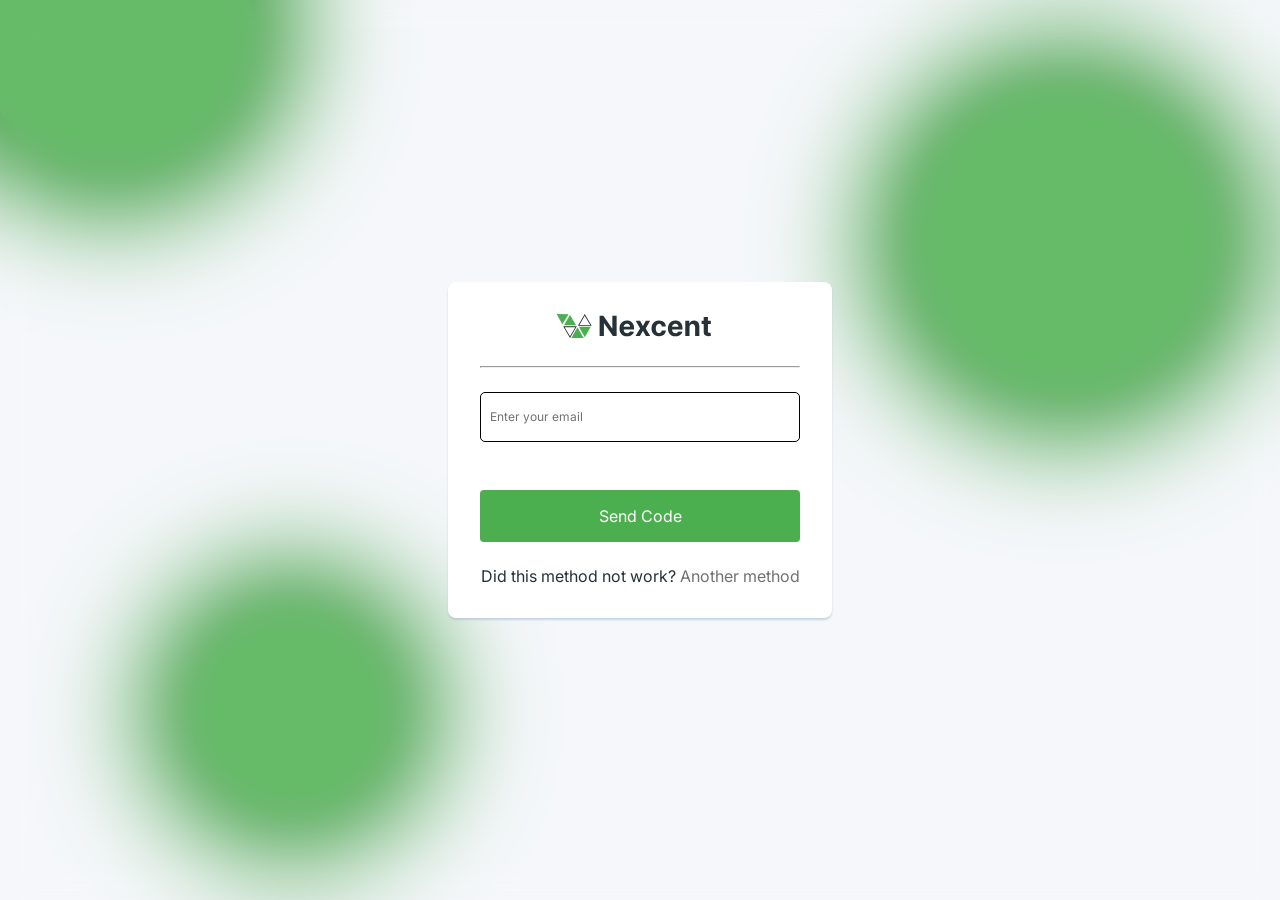
<file: asetss/page/Forgot-password.html>
<!DOCTYPE html>
<html lang="en">

<head>
  <!-- Meta Tags -->
  <meta charset="UTF-8">
  <meta name="viewport" content="width=device-width, initial-scale=1.0">

  <!-- Favicon -->
  <link rel="icon" href="/Icon.ico">

  <!-- Main Stylesheet -->
  <link rel="stylesheet" href="/asetss/css/index.css">
  <link rel="stylesheet" href="/asetss/css/Forgot-password.css">
  <!-- ==== Icon link ==== -->
  <link rel="stylesheet" href="https://cdnjs.cloudflare.com/ajax/libs/font-awesome/6.5.1/css/all.min.css"
    integrity="sha512-DTOQO9RWCH3ppGqcWaEA1BIZOC6xxalwEsw9c2QQeAIftl+Vegovlnee1c9QX4TctnWMn13TZye+giMm8e2LwA=="
    crossorigin="anonymous" referrerpolicy="no-referrer" />
  <!-- Page Title -->
  <title>Nexcent - Forgot password</title>
</head>

<body>
  <div class="d d1"></div>
  <div class="d d2"></div>
  <div class="d d3"></div>
  <div class="filter">

    <div class="wrapper">
      <form id="forms">
        <div class="logo-site">
          <a href="#" title="Nexcent">
            <svg width="155" height="24" viewBox="0 0 155 24" fill="none" xmlns="http://www.w3.org/2000/svg">
              <path
                d="M18.7863 13.1341L13.3954 22.3669L8.00448 13.1341H18.7863ZM20.2305 12.3088H6.55444L13.3954 24L20.2305 12.3088Z"
                fill="#263238" />
              <path d="M28.1591 1.65038L33.55 10.8833H22.7681L28.1591 1.65038ZM28.1591 0L21.3181 11.6912H35L28.1591 0Z"
                fill="#263238" />
              <path d="M0 0L5.7359 10.3409L12.0038 0.259661L0 0Z" fill="#4CAF4F" />
              <path d="M13.3955 0.905762L19.4121 11.1889H7.36728L13.3955 0.905762Z" fill="#4CAF4F" />
              <path d="M20.9615 13.4341L26.9839 24H14.6526L20.7744 13.4341H20.9615Z" fill="#4CAF4F" />
              <path d="M22.2653 12.7935L28.1591 23.1978L34.1347 12.7935H22.2653Z" fill="#4CAF4F" />
              <path
                d="M60.0327 1.66895V22.0326H56.3139L47.4545 9.21582H47.3054V22.0326H43V1.66895H46.7784L55.5682 14.4758H55.7472V1.66895H60.0327Z"
                fill="#263238" />
              <path
                d="M70.4705 22.3309C68.8995 22.3309 67.5472 22.0127 66.4137 21.3763C65.2868 20.7333 64.4184 19.8252 63.8086 18.6519C63.1987 17.472 62.8938 16.0766 62.8938 14.4658C62.8938 12.8948 63.1987 11.516 63.8086 10.3295C64.4184 9.1429 65.2769 8.21819 66.3839 7.55531C67.4975 6.89243 68.8034 6.56099 70.3015 6.56099C71.3091 6.56099 72.247 6.7234 73.1154 7.04821C73.9904 7.36639 74.7527 7.84698 75.4023 8.48997C76.0586 9.13296 76.569 9.94167 76.9336 10.9161C77.2982 11.8839 77.4805 13.0174 77.4805 14.3167V15.48H64.5842V12.855H73.4933C73.4933 12.2452 73.3607 11.7049 73.0955 11.2343C72.8304 10.7636 72.4625 10.3957 71.9918 10.1306C71.5278 9.85881 70.9876 9.72292 70.3711 9.72292C69.7281 9.72292 69.158 9.87207 68.6609 10.1704C68.1703 10.462 67.7859 10.8564 67.5075 11.3536C67.229 11.8441 67.0865 12.391 67.0799 12.9942V15.49C67.0799 16.2457 67.2191 16.8986 67.4975 17.4488C67.7826 17.999 68.1836 18.4232 68.7006 18.7215C69.2177 19.0198 69.8308 19.1689 70.5401 19.1689C71.0108 19.1689 71.4416 19.1027 71.8327 18.9701C72.2238 18.8375 72.5586 18.6386 72.837 18.3735C73.1154 18.1083 73.3275 17.7835 73.4734 17.3991L77.391 17.6576C77.1921 18.5989 76.7844 19.4208 76.168 20.1235C75.5581 20.8195 74.7693 21.3631 73.8015 21.7542C72.8403 22.1386 71.73 22.3309 70.4705 22.3309Z"
                fill="#263238" />
              <path
                d="M83.511 6.75985L86.315 12.0993L89.1886 6.75985H93.5337L89.109 14.3962L93.6531 22.0326H89.3278L86.315 16.7528L83.3519 22.0326H78.9769L83.511 14.3962L79.136 6.75985H83.511Z"
                fill="#263238" />
              <path
                d="M102.403 22.3309C100.839 22.3309 99.493 21.9994 98.3661 21.3366C97.2459 20.6671 96.3841 19.739 95.7809 18.5525C95.1843 17.3659 94.886 16.0004 94.886 14.4559C94.886 12.8915 95.1876 11.5193 95.7908 10.3394C96.4007 9.15285 97.2657 8.22813 98.386 7.56525C99.5063 6.89574 100.839 6.56099 102.383 6.56099C103.716 6.56099 104.882 6.80294 105.883 7.28684C106.884 7.77074 107.676 8.4502 108.26 9.3252C108.843 10.2002 109.164 11.2277 109.224 12.4076H105.227C105.114 11.6453 104.816 11.0321 104.332 10.5681C103.855 10.0974 103.228 9.86213 102.453 9.86213C101.797 9.86213 101.223 10.0411 100.733 10.3991C100.249 10.7504 99.8709 11.2641 99.5991 11.9403C99.3273 12.6164 99.1914 13.435 99.1914 14.3962C99.1914 15.3707 99.324 16.1992 99.5891 16.882C99.8609 17.5648 100.242 18.0851 100.733 18.4431C101.223 18.801 101.797 18.98 102.453 18.98C102.937 18.98 103.371 18.8806 103.755 18.6817C104.146 18.4829 104.468 18.1945 104.72 17.8167C104.978 17.4322 105.147 16.9715 105.227 16.4346H109.224C109.158 17.6012 108.84 18.6287 108.27 19.517C107.706 20.3986 106.927 21.088 105.933 21.5851C104.939 22.0823 103.762 22.3309 102.403 22.3309Z"
                fill="#263238" />
              <path
                d="M118.896 22.3309C117.325 22.3309 115.973 22.0127 114.839 21.3763C113.713 20.7333 112.844 19.8252 112.234 18.6519C111.625 17.472 111.32 16.0766 111.32 14.4658C111.32 12.8948 111.625 11.516 112.234 10.3295C112.844 9.1429 113.703 8.21819 114.81 7.55531C115.923 6.89243 117.229 6.56099 118.727 6.56099C119.735 6.56099 120.673 6.7234 121.541 7.04821C122.416 7.36639 123.179 7.84698 123.828 8.48997C124.484 9.13296 124.995 9.94167 125.359 10.9161C125.724 11.8839 125.906 13.0174 125.906 14.3167V15.48H113.01V12.855H121.919C121.919 12.2452 121.786 11.7049 121.521 11.2343C121.256 10.7636 120.888 10.3957 120.418 10.1306C119.954 9.85881 119.413 9.72292 118.797 9.72292C118.154 9.72292 117.584 9.87207 117.087 10.1704C116.596 10.462 116.212 10.8564 115.933 11.3536C115.655 11.8441 115.512 12.391 115.506 12.9942V15.49C115.506 16.2457 115.645 16.8986 115.923 17.4488C116.208 17.999 116.609 18.4232 117.126 18.7215C117.643 19.0198 118.257 19.1689 118.966 19.1689C119.437 19.1689 119.867 19.1027 120.259 18.9701C120.65 18.8375 120.984 18.6386 121.263 18.3735C121.541 18.1083 121.753 17.7835 121.899 17.3991L125.817 17.6576C125.618 18.5989 125.21 19.4208 124.594 20.1235C123.984 20.8195 123.195 21.3631 122.227 21.7542C121.266 22.1386 120.156 22.3309 118.896 22.3309Z"
                fill="#263238" />
              <path
                d="M132.906 13.203V22.0326H128.67V6.75985H132.707V9.45446H132.886C133.224 8.5662 133.791 7.86355 134.587 7.3465C135.382 6.82283 136.347 6.56099 137.48 6.56099C138.541 6.56099 139.465 6.793 140.254 7.25701C141.043 7.72103 141.656 8.38391 142.094 9.24565C142.531 10.1008 142.75 11.1216 142.75 12.3082V22.0326H138.514V13.0638C138.521 12.1292 138.282 11.4 137.798 10.8763C137.314 10.346 136.648 10.0809 135.8 10.0809C135.23 10.0809 134.726 10.2035 134.288 10.4488C133.857 10.694 133.519 11.052 133.274 11.5226C133.036 11.9867 132.913 12.5468 132.906 13.203Z"
                fill="#263238" />
              <path
                d="M154.212 6.75985V9.94167H145.015V6.75985H154.212ZM147.103 3.10076H151.338V17.3394C151.338 17.7305 151.398 18.0354 151.517 18.2542C151.637 18.4663 151.802 18.6154 152.015 18.7016C152.233 18.7878 152.485 18.8309 152.77 18.8309C152.969 18.8309 153.168 18.8143 153.367 18.7812C153.566 18.7414 153.718 18.7116 153.824 18.6917L154.49 21.8437C154.278 21.91 153.98 21.9862 153.596 22.0724C153.211 22.1652 152.744 22.2215 152.194 22.2414C151.173 22.2812 150.278 22.1453 149.509 21.8337C148.747 21.5222 148.153 21.0383 147.729 20.382C147.305 19.7258 147.096 18.8972 147.103 17.8962V3.10076Z"
                fill="#263238" />
            </svg>
          </a>
        </div>
        <hr>
        <div class="input-field">
          <input type="text" required id="EmailInput">
          <label id="EmailLabel">Enter your email</label>
        </div>
        <div class="forget" id="forget">
          <p class="timer" id="P"></p>
        </div>
        <button type="submit" class=" Standard-buttons-Primary Standard-buttons-Primary-Normal btn-in" id="SEB">
          Send Code
        </button>
        <div class="register">
          <p>Did this method not work? <a href="/asetss/page/sign-up.html" class="link">Another method</a></p>
        </div>
      </form>
    </div>
  </div>
  <script src="/asetss/Js/Forgot-password.js"></script>
</body>

</html>
</file>
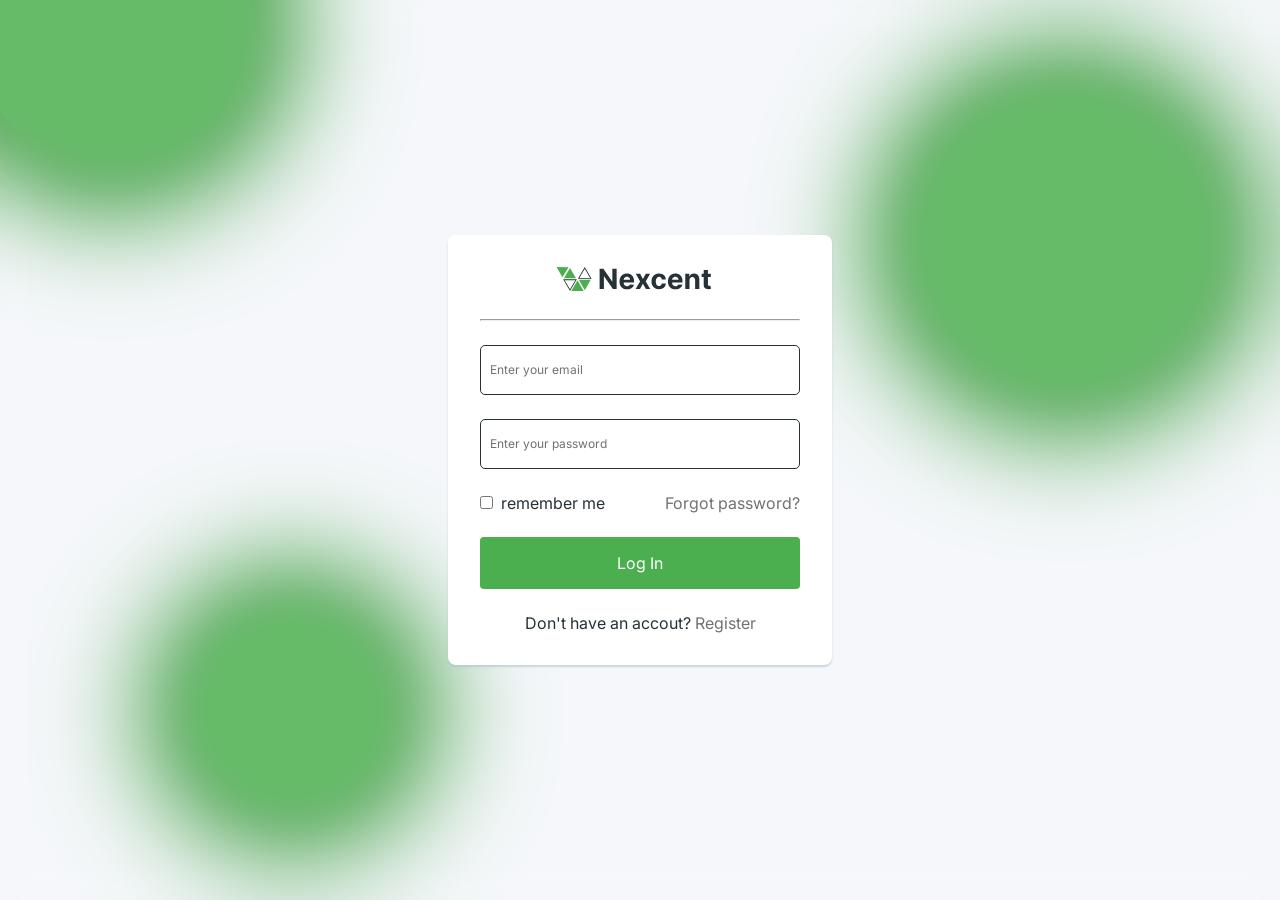
<file: asetss/page/Login.html>
<!DOCTYPE html>
<html lang="en">

<head>
  <!-- Meta Tags -->
  <meta charset="UTF-8">
  <meta name="viewport" content="width=device-width, initial-scale=1.0">

  <!-- Favicon -->
  <link rel="icon" href="/Icon.ico">

  <!-- Main Stylesheet -->
  <link rel="stylesheet" href="/asetss/css/index.css">
  <link rel="stylesheet" href="/asetss/css/Login.css">
  <!-- ==== Icon link ==== -->
  <link rel="stylesheet" href="https://cdnjs.cloudflare.com/ajax/libs/font-awesome/6.5.1/css/all.min.css"
    integrity="sha512-DTOQO9RWCH3ppGqcWaEA1BIZOC6xxalwEsw9c2QQeAIftl+Vegovlnee1c9QX4TctnWMn13TZye+giMm8e2LwA=="
    crossorigin="anonymous" referrerpolicy="no-referrer" />
  <!-- Page Title -->
  <title>Nexcent - Login</title>
</head>

<body>
  <div class="d d1"></div>
  <div class="d d2"></div>
  <div class="d d3"></div>
  <div class="filter">

    <div class="wrapper">
      <form action="#">
        <div class="logo-site">
          <a href="#" title="Nexcent">
            <svg width="155" height="24" viewBox="0 0 155 24" fill="none" xmlns="http://www.w3.org/2000/svg">
              <path
                d="M18.7863 13.1341L13.3954 22.3669L8.00448 13.1341H18.7863ZM20.2305 12.3088H6.55444L13.3954 24L20.2305 12.3088Z"
                fill="#263238" />
              <path d="M28.1591 1.65038L33.55 10.8833H22.7681L28.1591 1.65038ZM28.1591 0L21.3181 11.6912H35L28.1591 0Z"
                fill="#263238" />
              <path d="M0 0L5.7359 10.3409L12.0038 0.259661L0 0Z" fill="#4CAF4F" />
              <path d="M13.3955 0.905762L19.4121 11.1889H7.36728L13.3955 0.905762Z" fill="#4CAF4F" />
              <path d="M20.9615 13.4341L26.9839 24H14.6526L20.7744 13.4341H20.9615Z" fill="#4CAF4F" />
              <path d="M22.2653 12.7935L28.1591 23.1978L34.1347 12.7935H22.2653Z" fill="#4CAF4F" />
              <path
                d="M60.0327 1.66895V22.0326H56.3139L47.4545 9.21582H47.3054V22.0326H43V1.66895H46.7784L55.5682 14.4758H55.7472V1.66895H60.0327Z"
                fill="#263238" />
              <path
                d="M70.4705 22.3309C68.8995 22.3309 67.5472 22.0127 66.4137 21.3763C65.2868 20.7333 64.4184 19.8252 63.8086 18.6519C63.1987 17.472 62.8938 16.0766 62.8938 14.4658C62.8938 12.8948 63.1987 11.516 63.8086 10.3295C64.4184 9.1429 65.2769 8.21819 66.3839 7.55531C67.4975 6.89243 68.8034 6.56099 70.3015 6.56099C71.3091 6.56099 72.247 6.7234 73.1154 7.04821C73.9904 7.36639 74.7527 7.84698 75.4023 8.48997C76.0586 9.13296 76.569 9.94167 76.9336 10.9161C77.2982 11.8839 77.4805 13.0174 77.4805 14.3167V15.48H64.5842V12.855H73.4933C73.4933 12.2452 73.3607 11.7049 73.0955 11.2343C72.8304 10.7636 72.4625 10.3957 71.9918 10.1306C71.5278 9.85881 70.9876 9.72292 70.3711 9.72292C69.7281 9.72292 69.158 9.87207 68.6609 10.1704C68.1703 10.462 67.7859 10.8564 67.5075 11.3536C67.229 11.8441 67.0865 12.391 67.0799 12.9942V15.49C67.0799 16.2457 67.2191 16.8986 67.4975 17.4488C67.7826 17.999 68.1836 18.4232 68.7006 18.7215C69.2177 19.0198 69.8308 19.1689 70.5401 19.1689C71.0108 19.1689 71.4416 19.1027 71.8327 18.9701C72.2238 18.8375 72.5586 18.6386 72.837 18.3735C73.1154 18.1083 73.3275 17.7835 73.4734 17.3991L77.391 17.6576C77.1921 18.5989 76.7844 19.4208 76.168 20.1235C75.5581 20.8195 74.7693 21.3631 73.8015 21.7542C72.8403 22.1386 71.73 22.3309 70.4705 22.3309Z"
                fill="#263238" />
              <path
                d="M83.511 6.75985L86.315 12.0993L89.1886 6.75985H93.5337L89.109 14.3962L93.6531 22.0326H89.3278L86.315 16.7528L83.3519 22.0326H78.9769L83.511 14.3962L79.136 6.75985H83.511Z"
                fill="#263238" />
              <path
                d="M102.403 22.3309C100.839 22.3309 99.493 21.9994 98.3661 21.3366C97.2459 20.6671 96.3841 19.739 95.7809 18.5525C95.1843 17.3659 94.886 16.0004 94.886 14.4559C94.886 12.8915 95.1876 11.5193 95.7908 10.3394C96.4007 9.15285 97.2657 8.22813 98.386 7.56525C99.5063 6.89574 100.839 6.56099 102.383 6.56099C103.716 6.56099 104.882 6.80294 105.883 7.28684C106.884 7.77074 107.676 8.4502 108.26 9.3252C108.843 10.2002 109.164 11.2277 109.224 12.4076H105.227C105.114 11.6453 104.816 11.0321 104.332 10.5681C103.855 10.0974 103.228 9.86213 102.453 9.86213C101.797 9.86213 101.223 10.0411 100.733 10.3991C100.249 10.7504 99.8709 11.2641 99.5991 11.9403C99.3273 12.6164 99.1914 13.435 99.1914 14.3962C99.1914 15.3707 99.324 16.1992 99.5891 16.882C99.8609 17.5648 100.242 18.0851 100.733 18.4431C101.223 18.801 101.797 18.98 102.453 18.98C102.937 18.98 103.371 18.8806 103.755 18.6817C104.146 18.4829 104.468 18.1945 104.72 17.8167C104.978 17.4322 105.147 16.9715 105.227 16.4346H109.224C109.158 17.6012 108.84 18.6287 108.27 19.517C107.706 20.3986 106.927 21.088 105.933 21.5851C104.939 22.0823 103.762 22.3309 102.403 22.3309Z"
                fill="#263238" />
              <path
                d="M118.896 22.3309C117.325 22.3309 115.973 22.0127 114.839 21.3763C113.713 20.7333 112.844 19.8252 112.234 18.6519C111.625 17.472 111.32 16.0766 111.32 14.4658C111.32 12.8948 111.625 11.516 112.234 10.3295C112.844 9.1429 113.703 8.21819 114.81 7.55531C115.923 6.89243 117.229 6.56099 118.727 6.56099C119.735 6.56099 120.673 6.7234 121.541 7.04821C122.416 7.36639 123.179 7.84698 123.828 8.48997C124.484 9.13296 124.995 9.94167 125.359 10.9161C125.724 11.8839 125.906 13.0174 125.906 14.3167V15.48H113.01V12.855H121.919C121.919 12.2452 121.786 11.7049 121.521 11.2343C121.256 10.7636 120.888 10.3957 120.418 10.1306C119.954 9.85881 119.413 9.72292 118.797 9.72292C118.154 9.72292 117.584 9.87207 117.087 10.1704C116.596 10.462 116.212 10.8564 115.933 11.3536C115.655 11.8441 115.512 12.391 115.506 12.9942V15.49C115.506 16.2457 115.645 16.8986 115.923 17.4488C116.208 17.999 116.609 18.4232 117.126 18.7215C117.643 19.0198 118.257 19.1689 118.966 19.1689C119.437 19.1689 119.867 19.1027 120.259 18.9701C120.65 18.8375 120.984 18.6386 121.263 18.3735C121.541 18.1083 121.753 17.7835 121.899 17.3991L125.817 17.6576C125.618 18.5989 125.21 19.4208 124.594 20.1235C123.984 20.8195 123.195 21.3631 122.227 21.7542C121.266 22.1386 120.156 22.3309 118.896 22.3309Z"
                fill="#263238" />
              <path
                d="M132.906 13.203V22.0326H128.67V6.75985H132.707V9.45446H132.886C133.224 8.5662 133.791 7.86355 134.587 7.3465C135.382 6.82283 136.347 6.56099 137.48 6.56099C138.541 6.56099 139.465 6.793 140.254 7.25701C141.043 7.72103 141.656 8.38391 142.094 9.24565C142.531 10.1008 142.75 11.1216 142.75 12.3082V22.0326H138.514V13.0638C138.521 12.1292 138.282 11.4 137.798 10.8763C137.314 10.346 136.648 10.0809 135.8 10.0809C135.23 10.0809 134.726 10.2035 134.288 10.4488C133.857 10.694 133.519 11.052 133.274 11.5226C133.036 11.9867 132.913 12.5468 132.906 13.203Z"
                fill="#263238" />
              <path
                d="M154.212 6.75985V9.94167H145.015V6.75985H154.212ZM147.103 3.10076H151.338V17.3394C151.338 17.7305 151.398 18.0354 151.517 18.2542C151.637 18.4663 151.802 18.6154 152.015 18.7016C152.233 18.7878 152.485 18.8309 152.77 18.8309C152.969 18.8309 153.168 18.8143 153.367 18.7812C153.566 18.7414 153.718 18.7116 153.824 18.6917L154.49 21.8437C154.278 21.91 153.98 21.9862 153.596 22.0724C153.211 22.1652 152.744 22.2215 152.194 22.2414C151.173 22.2812 150.278 22.1453 149.509 21.8337C148.747 21.5222 148.153 21.0383 147.729 20.382C147.305 19.7258 147.096 18.8972 147.103 17.8962V3.10076Z"
                fill="#263238" />
            </svg>
          </a>
        </div>
        <hr>
        <div class="input-field">
          <input type="text" required>
          <label>Enter your email</label>
        </div>
        <div class="input-field">
          <input type="password" required>
          <label>
            Enter your password
            <span class="show-hide">
              <!-- <i class="fa fa-eye"></i> -->
            </span>
          </label>
        </div>
        <div class="forget">
          <label for="remember">
            <input type="checkbox">
            <p>remember me</p>
          </label>
          <a href="/asetss/page/Forgot-password.html" class="link">Forgot password?</a>
        </div>
        <button type="submit" class=" Standard-buttons-Primary Standard-buttons-Primary-Normal btn-in">Log In</button>
        <div class="register">
          <p>Don't have an accout? <a href="/asetss/page/sign-up.html" class="link">Register</a></p>
        </div>
      </form>
    </div>
  </div>
</body>

</html>
</file>
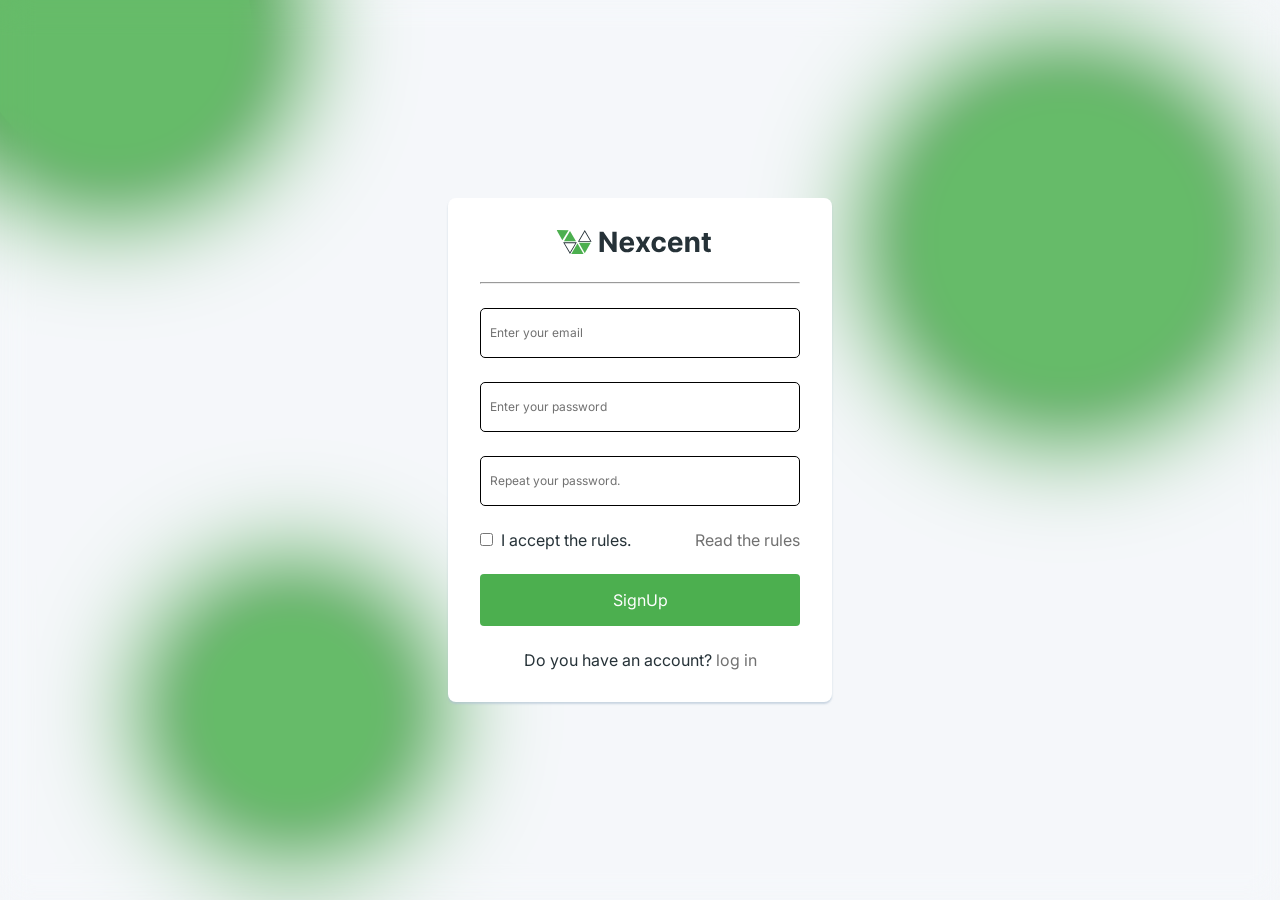
<file: asetss/page/sign-up.html>
<!DOCTYPE html>
<html lang="en">

<head>
  <!-- Meta Tags -->
  <meta charset="UTF-8">
  <meta name="viewport" content="width=device-width, initial-scale=1.0">

  <!-- Favicon -->
  <link rel="icon" href="/Icon.ico">

  <!-- Main Stylesheet -->
  <link rel="stylesheet" href="/asetss/css/index.css">
  <link rel="stylesheet" href="/asetss/css/sign-up.css">
  <!-- ==== Icon link ==== -->
  <link rel="stylesheet" href="https://cdnjs.cloudflare.com/ajax/libs/font-awesome/6.5.1/css/all.min.css"
    integrity="sha512-DTOQO9RWCH3ppGqcWaEA1BIZOC6xxalwEsw9c2QQeAIftl+Vegovlnee1c9QX4TctnWMn13TZye+giMm8e2LwA=="
    crossorigin="anonymous" referrerpolicy="no-referrer" />
  <!-- Page Title -->
  <title>Nexcent - Sign Up</title>
</head>

<body>
  <div class="d d1"></div>
  <div class="d d2"></div>
  <div class="d d3"></div>
  <div class="filter">

    <div class="wrapper">
      <form action="#">
        <div class="logo-site">
          <a href="#" title="Nexcent">
            <svg width="155" height="24" viewBox="0 0 155 24" fill="none" xmlns="http://www.w3.org/2000/svg">
              <path
                d="M18.7863 13.1341L13.3954 22.3669L8.00448 13.1341H18.7863ZM20.2305 12.3088H6.55444L13.3954 24L20.2305 12.3088Z"
                fill="#263238" />
              <path d="M28.1591 1.65038L33.55 10.8833H22.7681L28.1591 1.65038ZM28.1591 0L21.3181 11.6912H35L28.1591 0Z"
                fill="#263238" />
              <path d="M0 0L5.7359 10.3409L12.0038 0.259661L0 0Z" fill="#4CAF4F" />
              <path d="M13.3955 0.905762L19.4121 11.1889H7.36728L13.3955 0.905762Z" fill="#4CAF4F" />
              <path d="M20.9615 13.4341L26.9839 24H14.6526L20.7744 13.4341H20.9615Z" fill="#4CAF4F" />
              <path d="M22.2653 12.7935L28.1591 23.1978L34.1347 12.7935H22.2653Z" fill="#4CAF4F" />
              <path
                d="M60.0327 1.66895V22.0326H56.3139L47.4545 9.21582H47.3054V22.0326H43V1.66895H46.7784L55.5682 14.4758H55.7472V1.66895H60.0327Z"
                fill="#263238" />
              <path
                d="M70.4705 22.3309C68.8995 22.3309 67.5472 22.0127 66.4137 21.3763C65.2868 20.7333 64.4184 19.8252 63.8086 18.6519C63.1987 17.472 62.8938 16.0766 62.8938 14.4658C62.8938 12.8948 63.1987 11.516 63.8086 10.3295C64.4184 9.1429 65.2769 8.21819 66.3839 7.55531C67.4975 6.89243 68.8034 6.56099 70.3015 6.56099C71.3091 6.56099 72.247 6.7234 73.1154 7.04821C73.9904 7.36639 74.7527 7.84698 75.4023 8.48997C76.0586 9.13296 76.569 9.94167 76.9336 10.9161C77.2982 11.8839 77.4805 13.0174 77.4805 14.3167V15.48H64.5842V12.855H73.4933C73.4933 12.2452 73.3607 11.7049 73.0955 11.2343C72.8304 10.7636 72.4625 10.3957 71.9918 10.1306C71.5278 9.85881 70.9876 9.72292 70.3711 9.72292C69.7281 9.72292 69.158 9.87207 68.6609 10.1704C68.1703 10.462 67.7859 10.8564 67.5075 11.3536C67.229 11.8441 67.0865 12.391 67.0799 12.9942V15.49C67.0799 16.2457 67.2191 16.8986 67.4975 17.4488C67.7826 17.999 68.1836 18.4232 68.7006 18.7215C69.2177 19.0198 69.8308 19.1689 70.5401 19.1689C71.0108 19.1689 71.4416 19.1027 71.8327 18.9701C72.2238 18.8375 72.5586 18.6386 72.837 18.3735C73.1154 18.1083 73.3275 17.7835 73.4734 17.3991L77.391 17.6576C77.1921 18.5989 76.7844 19.4208 76.168 20.1235C75.5581 20.8195 74.7693 21.3631 73.8015 21.7542C72.8403 22.1386 71.73 22.3309 70.4705 22.3309Z"
                fill="#263238" />
              <path
                d="M83.511 6.75985L86.315 12.0993L89.1886 6.75985H93.5337L89.109 14.3962L93.6531 22.0326H89.3278L86.315 16.7528L83.3519 22.0326H78.9769L83.511 14.3962L79.136 6.75985H83.511Z"
                fill="#263238" />
              <path
                d="M102.403 22.3309C100.839 22.3309 99.493 21.9994 98.3661 21.3366C97.2459 20.6671 96.3841 19.739 95.7809 18.5525C95.1843 17.3659 94.886 16.0004 94.886 14.4559C94.886 12.8915 95.1876 11.5193 95.7908 10.3394C96.4007 9.15285 97.2657 8.22813 98.386 7.56525C99.5063 6.89574 100.839 6.56099 102.383 6.56099C103.716 6.56099 104.882 6.80294 105.883 7.28684C106.884 7.77074 107.676 8.4502 108.26 9.3252C108.843 10.2002 109.164 11.2277 109.224 12.4076H105.227C105.114 11.6453 104.816 11.0321 104.332 10.5681C103.855 10.0974 103.228 9.86213 102.453 9.86213C101.797 9.86213 101.223 10.0411 100.733 10.3991C100.249 10.7504 99.8709 11.2641 99.5991 11.9403C99.3273 12.6164 99.1914 13.435 99.1914 14.3962C99.1914 15.3707 99.324 16.1992 99.5891 16.882C99.8609 17.5648 100.242 18.0851 100.733 18.4431C101.223 18.801 101.797 18.98 102.453 18.98C102.937 18.98 103.371 18.8806 103.755 18.6817C104.146 18.4829 104.468 18.1945 104.72 17.8167C104.978 17.4322 105.147 16.9715 105.227 16.4346H109.224C109.158 17.6012 108.84 18.6287 108.27 19.517C107.706 20.3986 106.927 21.088 105.933 21.5851C104.939 22.0823 103.762 22.3309 102.403 22.3309Z"
                fill="#263238" />
              <path
                d="M118.896 22.3309C117.325 22.3309 115.973 22.0127 114.839 21.3763C113.713 20.7333 112.844 19.8252 112.234 18.6519C111.625 17.472 111.32 16.0766 111.32 14.4658C111.32 12.8948 111.625 11.516 112.234 10.3295C112.844 9.1429 113.703 8.21819 114.81 7.55531C115.923 6.89243 117.229 6.56099 118.727 6.56099C119.735 6.56099 120.673 6.7234 121.541 7.04821C122.416 7.36639 123.179 7.84698 123.828 8.48997C124.484 9.13296 124.995 9.94167 125.359 10.9161C125.724 11.8839 125.906 13.0174 125.906 14.3167V15.48H113.01V12.855H121.919C121.919 12.2452 121.786 11.7049 121.521 11.2343C121.256 10.7636 120.888 10.3957 120.418 10.1306C119.954 9.85881 119.413 9.72292 118.797 9.72292C118.154 9.72292 117.584 9.87207 117.087 10.1704C116.596 10.462 116.212 10.8564 115.933 11.3536C115.655 11.8441 115.512 12.391 115.506 12.9942V15.49C115.506 16.2457 115.645 16.8986 115.923 17.4488C116.208 17.999 116.609 18.4232 117.126 18.7215C117.643 19.0198 118.257 19.1689 118.966 19.1689C119.437 19.1689 119.867 19.1027 120.259 18.9701C120.65 18.8375 120.984 18.6386 121.263 18.3735C121.541 18.1083 121.753 17.7835 121.899 17.3991L125.817 17.6576C125.618 18.5989 125.21 19.4208 124.594 20.1235C123.984 20.8195 123.195 21.3631 122.227 21.7542C121.266 22.1386 120.156 22.3309 118.896 22.3309Z"
                fill="#263238" />
              <path
                d="M132.906 13.203V22.0326H128.67V6.75985H132.707V9.45446H132.886C133.224 8.5662 133.791 7.86355 134.587 7.3465C135.382 6.82283 136.347 6.56099 137.48 6.56099C138.541 6.56099 139.465 6.793 140.254 7.25701C141.043 7.72103 141.656 8.38391 142.094 9.24565C142.531 10.1008 142.75 11.1216 142.75 12.3082V22.0326H138.514V13.0638C138.521 12.1292 138.282 11.4 137.798 10.8763C137.314 10.346 136.648 10.0809 135.8 10.0809C135.23 10.0809 134.726 10.2035 134.288 10.4488C133.857 10.694 133.519 11.052 133.274 11.5226C133.036 11.9867 132.913 12.5468 132.906 13.203Z"
                fill="#263238" />
              <path
                d="M154.212 6.75985V9.94167H145.015V6.75985H154.212ZM147.103 3.10076H151.338V17.3394C151.338 17.7305 151.398 18.0354 151.517 18.2542C151.637 18.4663 151.802 18.6154 152.015 18.7016C152.233 18.7878 152.485 18.8309 152.77 18.8309C152.969 18.8309 153.168 18.8143 153.367 18.7812C153.566 18.7414 153.718 18.7116 153.824 18.6917L154.49 21.8437C154.278 21.91 153.98 21.9862 153.596 22.0724C153.211 22.1652 152.744 22.2215 152.194 22.2414C151.173 22.2812 150.278 22.1453 149.509 21.8337C148.747 21.5222 148.153 21.0383 147.729 20.382C147.305 19.7258 147.096 18.8972 147.103 17.8962V3.10076Z"
                fill="#263238" />
            </svg>
          </a>
        </div>
        <hr>
        <div class="input-field">
          <input type="text" required>
          <label>Enter your email</label>
        </div>
        <div class="input-field">
          <input type="password" required>
          <label>
            Enter your password
            <span class="show-hide">
              <!-- <i class="fa fa-eye"></i> -->
            </span>
          </label>
        </div>
        <div class="input-field">
          <input type="password" required>
          <label>
            Repeat your password.
            <span class="show-hide">
              <!-- <i class="fa fa-eye"></i> -->
            </span>
          </label>
        </div>
        <div class="forget">
          <label for="remember">
            <input type="checkbox">
            <p>I accept the rules.</p>
          </label>
          <a href="#" class="link">Read the rules</a>
        </div>
        <button type="submit" class=" Standard-buttons-Primary Standard-buttons-Primary-Normal btn-in">SignUp</button>
        <div class="register">
          <p>Do you have an account? <a href="/asetss/page/Login.html" class="link">log in</a></p>
        </div>
      </form>
    </div>
  </div>
</body>

</html>
</file>
<file: asetss/css/index.css>
/* ==== CSS Comments & Structure ==== */


/* ==== Font ==== */

@import url('https://fonts.googleapis.com/css2?family=Inter:ital,opsz,wght@0,14..32,100..900;1,14..32,100..900&display=swap');

/* ==== Color Palette : Neutral ==== */

:root {
    --transparent: transparent;
    --Black: #263238;
    --B-g: #3B464C;
    --D_Grey: #4D4D4D;
    --Grey: #717171;
    --L_Grey: #89989E;
    --Grey-blue: #ABBED1;
    --Silver: #F5F7FA;
    --White: #FFFFFF;
    /* ==== Color Palette : Primary ==== */
    --Primary: #4CAF4F;
    /* ==== Color Palette : Secondary ==== */
    --Secondary: #263238;
    /* ==== Color Palette : Info==== */
    --Info: #2194f3;
    /* ==== Color Palette : Color Shade ==== */
    --Shade-1: #43A046;
    --Shade-2: #388E3B;
    --Shade-3: #237D31;
    --Shade-4: #1B5E1F;
    --Shade-5: #103E13;
    /* ==== Color Palette : Color Tint ==== */
    --Tint-1: #66BB69;
    --Tint-2: #81C784;
    --Tint-3: #A5D6A7;
    --Tint-4: #C8E6C9;
    --Tint-5: #E8F5E9;
    /* ==== Color Palette : Action ==== */
    --Warning: #FBC02D;
    --Error: #E53835;
    --Success: #2E7D31;
    /* ====  Typography ==== */
    /* ====  Headlines ==== */
    /* ====  Headline 1 ==== */
    --Headline-1-font: 64px;
    --Headline-1-line-height: 76px;
    /* ==== Headline 2 ==== */
    --Headline-2-font: 36px;
    --Headline-2-line-height: 44px;
    /* ====  Headline 3 ==== */
    --Headline-3-font: 28px;
    --Headline-3-line-height: 36px;
    /* ====  Headline 4 ==== */
    --Headline-4-font: 20px;
    --Headline-4-line-height: 28px;
    /* ==== Body ==== */
    /* ==== Body 1 ==== */
    --body1-size: 18px;
    --body1-line-height: 28px;
    /* ==== Body 2 ==== */
    --body2-size: 16px;
    --body2-line-height: 24px;
    /* ==== body 3  ==== */
    --body3-size: 14px;
    --body3-line-height: 20px;
    /* ==== body 4 ==== */
    --body4-size: 12px;
    --body4-line-height: 16px;
    /* ==== Font weight ==== */
    --font-regular: 400;
    --font-medium: 500;
    /* === scrollbar style === */
    --sb-track-color: transparent;
    --sb-thumb-color: #b3b3b3;
    --sb-size: 8px;
    /* ==== boxshadow ==== */
    --box-shadow-2: 0 2px 2px rgba(171, 190, 209, 0.6);
    --box-shadow-4: 0 2px 4px rgba(171, 190, 209, 0.4);
    --box-shadow-6: 0 2px 6px rgba(171, 190, 209, 0.3);
    --box-shadow-8: 0 2px 8px rgba(171, 190, 209, 0.4);
    --box-shadow-16: 0 2px 16px rgba(171, 190, 209, 0.3);
}

body::-webkit-scrollbar {
    width: var(--sb-size);
}

body::-webkit-scrollbar- {
    width: var(--sb-size);
}

body::-webkit-scrollbar-track {
    background: var(--sb-track-color);
    border-radius: 10px;
}

body::-webkit-scrollbar-thumb {
    background: var(--sb-thumb-color);
    border-radius: 10px;

}

@supports not selector(::-webkit-scrollbar) {
    body {
        scrollbar-color: var(--sb-thumb-color) var(--sb-track-color);
    }
}


/* ==== svg g ==== */

.g {
    mix-blend-mode: multiply
}


/* ==== Standard buttons ==== */

button {
    cursor: pointer;
    gap: 8px;
}

.buttons-link {
    text-decoration: none;
}


/* ==== Primary ==== */

.Standard-buttons-Primary {
    background-color: var(--Primary);
    border: none;
    color: var(--White);
    border-radius: 4px;
    display: flex;
    align-items: center;
    justify-content: center;
    border: 2px solid var(--transparent);
}

.Standard-buttons-Primary svg {
    color: var(--White);
}

.Standard-buttons-Primary:hover {
    background-color: var(--Tint-1);
}

.Standard-buttons-Primary:focus {
    background-color: var(--Tint-1);
    border: 2px solid var(--Black);
}

.Standard-buttons-Primary:active {
    background-color: var(--Shade-2);
}

.Standard-buttons-Primary:disabled {
    background-color: var(--Grey-blue);
    color: var(--Silver);
}


/* ==== Normal ==== */

.Standard-buttons-Primary-Normal {
    padding: 0.9rem 1.5rem;
}


/* ==== Medium ==== */

.Standard-buttons-Primary-Medium {
    padding: 0.7rem 1rem;
}


/* ==== Small ==== */

.Standard-buttons-Primary-Small {
    padding: 0.3rem 0.8rem;
}


/* ==== Secondary ==== */

.Standard-buttons-Secondary {
    background-color: var(--White);
    border: 1px solid var(--Primary);
    color: var(--Primary);
    border-radius: 4px;
    display: flex;
    align-items: center;
    justify-content: center;
    border: 2px solid var(--transparent)
}

.Standard-buttons-Secondary svg {
    color: var(--Primary);
}

.Standard-buttons-Secondary:hover {
    background-color: var(--Silver);
}

.Standard-buttons-Secondary:focus {
    background-color: var(--Silver);
    border: 2px solid var(--Black);
}

.Standard-buttons-Secondary:active {
    background-color: var(--Silver);
    border: none;
}

.Standard-buttons-Secondary:disabled {
    background-color: var(--Silver);
    color: var(--Grey-blue);
    border: none;
}


/* ==== Normal ==== */

.Standard-buttons-Secondary-Normal {
    padding: 0.9rem 1.5rem;
}


/* ==== Medium ==== */

.Standard-buttons-Secondary-Medium {
    padding: 0.7rem 1rem;
}


/* ==== Small ==== */

.Standard-buttons-Secondary-Small {
    padding: 0.3rem 0.8rem;
}


/* ==== Tertiary ==== */

.Standard-buttons-Tertiary {
    background-color: var(--transparent);
    border: none;
    color: var(--Primary);
    border-radius: 4px;
    display: flex;
    align-items: center;
    justify-content: center;
    border: 2px solid var(--transparent)
}

.Standard-buttons-Tertiary svg {
    color: var(--Primary);
}

.Standard-buttons-Tertiary:hover {
    background-color: var(--Silver);
}

.Standard-buttons-Tertiary:focus {
    background-color: var(--Silver);
    border: 2px solid var(--Black);
}

.Standard-buttons-Tertiary:active {
    background-color: var(--Tint-4);
    border: none;
}

.Standard-buttons-Tertiary:disabled {
    background-color: var(--Silver);
    color: var(--Grey-blue);
    border: none;
}


/* ==== Normal ==== */

.Standard-buttons-Tertiary-Normal {
    padding: 0.9rem 1.5rem;
}


/* ==== Medium ==== */

.Standard-buttons-Tertiary-Medium {
    padding: 0.7rem 1rem;
}


/* ==== Small ==== */

.Standard-buttons-Tertiary-Small {
    padding: 0.3rem 0.8rem;
}


/* ==== Icon buttons  ==== */


/* ==== Primary ==== */

.Icon-buttons-Primary {
    background-color: var(--Primary);
    border: none;
    border-radius: 4px;
    display: flex;
    align-items: center;
    justify-content: center;
    border: 2px solid var(--transparent)
}

.Icon-buttons-Primary svg {
    color: var(--White);
}

.Icon-buttons-Primary:hover {
    background-color: var(--Primary);
}

.Icon-buttons-Primary:focus {
    background-color: var(--Tint-1);
    border: 2px solid var(--Black);
}

.Icon-buttons-Primary:active {
    background-color: var(--Shade-2);
}

.Icon-buttons-Primary:disabled {
    background-color: var(--Grey-blue);
    color: var(--Silver);
}

.Icon-buttons-Primary:disabled svg {
    color: var(--Grey-blue);
}


/* ==== Normal ==== */

.Icon-buttons-Primary-Normal {
    padding: 0.5rem;
}

.Icon-buttons-Primary-Normal svg {
    width: 24px;
    height: 24px;
}


/* ==== Medium ==== */

.Icon-buttons-Primary-Medium {
    padding: 0.3rem;
}

.Icon-buttons-Primary-Medium svg {
    width: 20px;
    height: 20px;
}


/* ==== Small ==== */

.Icon-buttons-Primary-Small {
    padding: 0.1rem;
}

.Icon-buttons-Primary-Small svg {
    width: 16px;
    height: 16px;
}


/* ==== Secondary ==== */

.Icon-buttons-Secondary {
    background-color: var(--White);
    border: none;
    border-radius: 4px;
    display: flex;
    align-items: center;
    justify-content: center;
    border: 2px solid var(--transparent)
}

.Icon-buttons-Secondary svg {
    color: var(--Primary);
}

.Icon-buttons-Secondary:hover {
    background-color: var(--Silver);
}

.Icon-buttons-Secondary:focus {
    background-color: var(--Silver);
    border: 2px solid var(--Black);
}

.Icon-buttons-Secondary:active {
    background-color: var(--Silver);
    border: 2px solid var(--Primary);
}

.Icon-buttons-Secondary:disabled {
    background-color: var(--Silver);
}

.Icon-buttons-Secondary:disabled svg {
    color: var(--Grey-blue);
}


/* ==== Normal ==== */

.Icon-buttons-Secondary-Normal {
    padding: 0.5rem;
}

.Icon-buttons-Secondary-Normal svg {
    width: 24px;
    height: 24px;
}


/* ==== Medium ==== */

.Icon-buttons-Secondary-Medium {
    padding: 0.3rem;
}

.Icon-buttons-Secondary-Medium svg {
    width: 20px;
    height: 20px;
}


/* ==== Small ==== */

.Icon-buttons-Secondary-Small {
    padding: 0.1rem;
}

.Icon-buttons-Secondary-Small svg {
    width: 16px;
    height: 16px;
}


/* ==== link style ==== */

.link {
    color: var(--Primary);
    text-decoration: none;
    cursor: pointer;
}

.link:hover {
    text-decoration: underline;
}

.link:focus {
    border: 1px solid var(--L_Grey);
    border-radius: 4px;
}

.link:active {
    color: var(--Shade-4);
}

.link:disabled {
    color: var(--Grey-blue);
}


/* ==== Normal ==== */

.link-Normal {
    font-size: var(--body1-size);
    line-height: var(--body1-line-height);
}


/* ==== Medium ==== */

.link-Medium {
    font-size: var(--body2-size);
    line-height: var(--body2-line-height);
}


/* ==== Small ==== */

.link-Small {
    font-size: var(--body3-size);
    line-height: var(--body3-line-height);
}


/* ==== Section link page Styles ==== */



.section-page {
    display: flex
}

.section-page-img {
    width: 40%;
}

.section-page-img img {
    width: 100%;
}

.section-page-Content {
    width: 60%;
    display: flex;
    flex-direction: column;
    justify-content: space-evenly
}

.section-page-Content .section-page-Content-titel {
    font-size: var(--Headline-2-font);
    line-height: var(--Headline-2-line-height);
    color: var(--D_Grey);
    width: 70%;
}

.section-page-Content .section-page-Content-Caption {
    font-size: var(--body3-size);
    line-height: var(--body3-line-height);
    color: var(--Grey);
}

.section-page-Content .section-page-Content-buuten {
    width: max-content;
}

/* ==== Default Styles ==== */

* {
    font-family: "Inter", sans-serif;
    margin: 0;
    padding: 0;
    box-sizing: border-box;
}


/* ==== Default UL ==== */

ul {
    list-style: none;
}


/* ==== padding ==== */

.hero-section,
.Our-Clients-box,
.Community-Management-Community-boxes,
.section-page,
.Achievements,
.section-page,
.story,
.Blog,
.Support,
.footer {
    padding: 4rem 7rem 4rem 7rem;
}
</file>
<file: asetss/css/index-header.css>
/* ==== header ==== */

.header {
  width: 100%;
  display: flex;
  justify-content: space-between;
  align-items: center;
  background-color: var(--Silver);
  padding: 2rem 7rem 2rem 7rem;
  ;
}


/* ==== logo ==== */

.logo {
  height: 100%;
  width: 8rem;
}

.logo img {
  height: 100%;
  width: 100%;
}


/* ==== header list ==== */

.header-list {
  width: 40%;
  height: 100%;
  display: flex;
}

.header-list ul {
  display: flex;
  width: 100%;
  height: 100%;
  justify-content: space-between;
  font-size: var(--body2-size);
  line-height: var(--body2-line-height);
  font-weight: var(--font-medium);
}

.header-list ul a {
  color: var(--Grey);
}


/* ==== sing up button ==== */

.header-button {
  display: flex;
  gap: 1rem;
}
</file>
<file: asetss/css/index-mine.css>
/* ==== mine banner ===== */

.hero-section {
  background-color: var(--Silver);
  display: flex;
  justify-content: space-between;
  align-items: center;
  height: 90vh;
}

.hero-contents {
  display: flex;
  flex-direction: column;
  gap: 2rem;
  width: 50%;
}

.hero-content {
  display: flex;
  flex-direction: column;
  gap: 1rem;
}

.hero-title {
  font-size: var(--Headline-1-font);
  line-height: var(--Headline-1-line-height);
  color: var(--D_Grey);
  display: flex;
  flex-direction: column;
}

.hero-title span {
  color: var(--Primary);
}

.hero-subtitle {
  font-size: var(--body1-size);
  line-height: var(--body2-line-height);
  color: var(--Grey);
}

.hero-button {
  width: max-content;
}

.hero-image {
  width: 50%;
  display: flex;
  justify-content: center;
  align-items: center;
}


/* ==== Character's hand ==== */

.hand {
  transform-box: fill-box;
  transform-origin: top right;
  animation: handMove 3s ease-in-out infinite;
}

@keyframes handMove {

  0%,
  100% {
    transform: rotate(0deg);
  }

  50% {
    transform: rotate(-10deg);
  }
}


/* ==== Character's head ==== */

.head {
  transform-box: fill-box;
  transform-origin: bottom right;
  animation: headMove 3s ease-in-out infinite;
}

@keyframes headMove {

  0%,
  100% {
    transform: rotate(-5deg);
  }

  50% {
    transform: rotate(0deg);
  }
}


/* ==== Character's eyes ==== */

.eye {
  width: 50px;
  height: 50px;
  border-radius: 50%;
  transform-box: fill-box;
  transform-origin: bottom right;
  animation: blink 5s infinite;
}

@keyframes blink {

  0%,
  2%,
  60%,
  62%,
  100% {
    transform: rotateY(0deg);
  }

  1%,
  61% {
    transform: rotateX(5deg);
  }
}

/* ==== Character's descktop-w ==== */

.descktop-w {
  animation: dw 5s infinite;
}

@keyframes dw {

  50% {
    transform: rotateY(-15px);
  }

  100% {
    transform: rotateX(15px);
  }
}

/* ==== Character's descktop-w ==== */

.descktop-b {
  animation: blink 5s infinite;
}

@keyframes blink {

  50% {
    transform: rotateY(-15px);
  }

  100% {
    transform: rotateX(15px);
  }
}


/* ==== Our Clients ==== */

.Our-Clients-box {
  display: flex;
  flex-direction: column;
  align-items: center;
  justify-content: center;
  gap: 1.5rem;
}

.title-box {
  display: flex;
  flex-direction: column;
  align-items: center;
  justify-content: center;
  gap: 1rem;
  width: 100%;
}

.title-box h2 {
  font-size: var(--Headline-2-font);
  line-height: var(--Headline-2-line-height);
  font-weight: var(--font-medium);
  color: var(--D_Grey);
  width: 35%;
  display: flex;
  justify-content: center;
  align-items: center;
  text-align: center;
}

.title-box p {
  font-size: var(--body2-size);
  line-height: var(--body2-line-height);
  color: var(--Grey);
}

.Our-Clients-logo {
  display: flex;
  width: 100%;
  justify-content: space-between;
  align-items: center;
}

.Our-Clients-logo img {
  flex-shrink: 0;
  flex-grow: 0;
  width: auto;
  height: auto;
  max-width: none;
  max-height: none;
  object-fit: none;
}


/* ==== Community boxe ==== */

.Community-Management-Community-boxes {
  display: flex;
  justify-content: space-between;
}

.Community-boxes {
  padding: 24px;
  box-shadow: var(--box-shadow-2);
  border-radius: 5px;
  width: 27%;
  display: flex;
  flex-direction: column;
  align-items: center;
  gap: 0.5rem;
  position: relative;
}

.Community-boxes-titel {
  display: flex;
  flex-direction: column;
  align-items: center;
  text-align: center;
  gap: 1.5rem;
  width: 70%;
}

.Community-boxes-titel img {
  position: relative;
}

.Community-boxes-titel h3 {
  color: var(--D_Grey);
  font-size: var(--Headline-3-font);
  line-height: var(--Headline-3-line-height);
}

.Community-boxes-titel-short-box {
  background-color: var(--Tint-5);
  width: 50px;
  height: 50px;
  border-radius: 17px 5px 17px 5px;
  position: absolute;
  z-index: -1;
  top: 20px;
  right: 130px;
}

.Community-boxes-Caption {
  text-align: center;
}

.Community-boxes-Caption p {
  font-size: var(--body3-size);
  line-height: var(--body3-line-height);
  color: var(--Grey);
}


/* ==== Feature Section ==== */

.Feature-Section {
  display: flex
}

.Feature-Section-img {
  width: 40%;
}

.Feature-Section-img img {
  width: 100%;
}

.Feature-Section-Content {
  width: 60%;
  display: flex;
  flex-direction: column;
  justify-content: space-evenly
}

.Feature-Section-Content .Feature-Section-Content-titel {
  font-size: var(--Headline-2-font);
  line-height: var(--Headline-2-line-height);
  color: var(--D_Grey);
  width: 70%;
}

.Feature-Section-Content .Feature-Section-Content-Caption {
  font-size: var(--body3-size);
  line-height: var(--body3-line-height);
  color: var(--Grey);
}


/* ==== Achievements ==== */

.Achievements {
  background-color: var(--Silver);
  display: flex;
}

.Achievements-cantent {
  width: 50%;
  display: flex;
  flex-direction: column;
  justify-content: space-between
}

.Achievements-cantent h2 {
  font-size: var(--Headline-2-font);
  line-height: var(--Headline-2-line-height);
  color: var(--D_Grey);
  width: 60%;
}

.Achievements-cantent h2 span {
  font-size: var(--Headline-2-font);
  line-height: var(--Headline-2-line-height);
  color: var(--Primary);
}

.Achievements-cantent p {
  font-size: var(--body2-size);
  line-height: var(--body2-line-height);
}

.Achievements-Statistics {
  width: 50%;
  display: flex;
  flex-wrap: wrap;
  row-gap: 40px;
}

.Achievements-Statistics-card {
  width: 50%;
  display: flex;
  align-items: center;
  gap: 1rem;
}

.Achievements-Statistics-card .Statistics h2 {
  font-size: var(--Headline-3-font);
  line-height: var(--Headline-3-line-height);
  color: var(--D_Grey);
}

.Achievements-Statistics-card .Statistics p {
  font-size: var(--body2-size);
  line-height: var(--body2-line-height);
  color: var(--Grey);
}

/* ==== Story ====  */

.story {
  background-color: var(--Silver);
  display: flex;
  gap: 4.5rem;
}

.story-img-box {
  width: 30%;
  display: flex;
  justify-content: center;
  align-items: center;
  border-radius: 10px;
  box-shadow: var(--box-shadow-8);
  overflow: hidden;
}

.story-img-box img {
  object-fit: cover;
  width: 100%;
  height: 100%;
}

.story-box {
  width: 70%;
  display: flex;
  flex-direction: column;
  gap: 2rem;
}

.story-box p {
  font-size: var(--body2-size);
  line-height: var(--body2-line-height);
  color: var(--Grey);
}

.story-box h4 {
  font-size: var(--Headline-4-font);
  line-height: var(--Headline-4-line-height);
  color: var(--Primary);
}

.story-box span {
  font-size: var(--body2-size);
  line-height: var(--body2-line-height);
  color: var(--L_Grey);
}

.Companies-and-button {
  display: flex;
  gap: 2rem;
}

.Companies-img {
  display: flex;
  width: 70%;
  justify-content: space-between;
  align-items: center;
}

.Companies-butten {
  display: inline-block;
}


/* ==== Blog ==== */

.Blog {
  display: flex;
  flex-direction: column;
  gap: 1rem;
  align-items: center;
  padding-bottom: 10rem;
}

.Blog-titel {
  display: flex;
  flex-direction: column;
  gap: 0.8rem;
  width: 50%;
  text-align: center;
}

.Blog-titel h2 {
  font-size: var(--Headline-2-font);
  line-height: var(--Headline-2-line-height);
  color: var(--D_Grey);
}

.Blog-titel p {
  font-size: var(--body2-size);
  line-height: var(--body2-line-height);
  color: var(--Grey);
}

.Blog-cards {
  width: 100%;
  display: flex;
  justify-content: space-between;
  position: relative;
}

.Blog-card {
  width: 22.5rem;
  display: flex;
  align-items: center;
  flex-direction: column;
}

.Blog-card-img {
  width: 100%;
  height: 17.8rem;
  border-radius: 10px;
  overflow: hidden;
}

.Blog-card img {
  object-fit: cover;
  width: 100%;
  height: 100%;
}

.Blog-card-Content {
  width: 25%;
  background-color: var(--Silver);
  text-align: center;
  display: flex;
  flex-direction: column;
  align-content: center;
  padding: 1rem;
  box-shadow: var(--box-shadow-8);
  border-radius: 0.5rem;
  gap: 1rem;
  position: absolute;
  top: 70%;
  align-items: center
}

.Blog-card-Content h4 {
  font-size: var(--Headline-4-font);
  line-height: var(--Headline-4-line-height);
  color: var(--Grey);
}


/* ==== Support ====  */

.Support {
  background-color: var(--Silver);
  display: flex;
  flex-direction: column;
  align-items: center;
  gap: 2rem;
}

.Support-titel {
  text-align: center;
  width: 50%;
}

.Support-titel h1 {
  font-size: var(--Headline-1-font);
  line-height: var(--Headline-1-line-height);
  color: var(--Black);
}
</file>
<file: asetss/css/index-footer.css>
/* ==== footer ==== */

.footer {
  background-color: var(--Black);
  display: flex;
  justify-content: space-between;
  color: var(--Silver);
}

.Company-Info {
  width: 33%;
  display: flex;
  flex-direction: column;
  justify-content: space-between;
}

.Company-Info-logo {
  width: 55%;
  object-fit: contain;
}

.Company-rights {
  width: 55%;
}

.Company-rights p {
  font-size: var(--body3-size);
  line-height: var(--body1-line-height);
  color: var(--Silver);
}

.Social-networks {
  width: 55%;
  display: flex;
  justify-content: space-between;
}

.Social-networks-box {
  background-color: var(--B-g);
  border-radius: 50%;
  width: 3rem;
  height: 3rem;
  display: flex;
  justify-content: center;
}

.Social-networks svg {
  width: 60%;
}

.footer-list {
  display: flex;
  gap: 4rem;
}

.company-list {
  display: flex;
  flex-direction: column;
  gap: 1.5rem;
}

.company-list h4 {
  font-size: var(--Headline-4-font);
  line-height: var(--Headline-4-line-height);
}

.company-list ul {
  display: flex;
  flex-direction: column;
  gap: 0.7rem;
  color: var(--Silver);
  font-size: var(--body3-size);
  line-height: var(--body3-line-height);
}

.company-list ul .link {
  color: var(--White);
}

.Support-list {
  display: flex;
  flex-direction: column;
  gap: 1.5rem;
}

.Support-list h4 {
  font-size: var(--Headline-4-font);
  line-height: var(--Headline-4-line-height);
}

.Support-list ul {
  display: flex;
  flex-direction: column;
  gap: 0.7rem;
  color: var(--Silver);
  font-size: var(--body3-size);
  line-height: var(--body3-line-height);
  color: var(--White);
}

.Support-list ul .link {
  color: var(--White);
}


/* ==== Notification ====  */

.footer-Notification {
  display: flex;
  flex-direction: column;
  gap: 2rem;
}

.footer-Notification h4 {
  font-size: var(--Headline-4-font);
  line-height: var(--Headline-4-line-height);
}

.footer-Notification-input {
  position: relative;
  height: 2rem;
}

.footer-Notification-input form {
  position: relative;
  height: 100%;
  width: 100%;
  overflow: hidden;
  display: flex;
  border-radius: 0.5rem;
}

.footer-Notification-input input {
  background-color: var(--B-g);
  height: 100%;
  width: 90%;
  border: none;
  padding: 1rem 1rem 1rem 0.7rem;
  caret-color: var(--White);
  color: var(--White);
  white-space: nowrap;
  overflow-x: auto;
  overflow-y: hidden;
  -ms-overflow-style: none;
}

.footer-Notification-input input::-webkit-scrollbar {
  display: none;
}

.footer-Notification-input input::placeholder {
  color: var(--Grey);
}

.footer-Notification-input input:-webkit-autofill,
input:-webkit-autofill:hover,
input:-webkit-autofill:focus,
input:-webkit-autofill:active {
  -webkit-box-shadow: 0 0 0 1000px var(--transparent) inset !important;
  -webkit-text-fill-color: var(--White) !important;
  transition: background-color 5000s ease-in-out 0s;
}

input:focus {
  outline: none;
  border: none;
}

.footer-Notification-input button {
  position: absolute;
  right: 0;
  height: 100%;
  width: 15%;
  background-color: var(--B-g);
  /* background-color: rgba(255, 0, 0, 0.204); */
  border: none;
  display: flex;
  align-items: center;
  justify-content: start;
  box-shadow: 0 0 40px 50px var(--B-g);
}

.footer-Notification svg {
  width: 17px;
  height: 17px;
}
</file>
<file: asetss/css/Forgot-password.css>
body {
  min-height: 100vh;
  width: 100%;
  padding: 0;
  background-color: var(--Silver);
  margin: 0;
  color: var(--Black);
  overflow: hidden;
}

.d {
  position: absolute;
  border-radius: 50%;
  box-shadow: 0 0 100px 50px var(--Shade-1);
  background-color: var(--Tint-1);
}

.d1 {
  width: 280px;
  height: 280px;
  top: 0;
  left: 0;
  transform: translate(-10%, -40%);
}

.d2 {
  width: 200px;
  height: 200px;
  bottom: 10%;
  left: 15%;
}

.d3 {
  width: 300px;
  height: 300px;
  top: 10%;
  right: 5%;
}

.filter {
  -webkit-backdrop-filter: bour(9px);
  backdrop-filter: blur(15px);
  width: 100%;
  height: 100%;
  position: absolute;
  display: flex;
  align-items: center;
  justify-content: center;
  z-index: 1;
  top: 0;
}

.wrapper {
  background-color: rgb(255, 255, 255);
  display: flex;
  flex-direction: column;
  padding: 2rem;
  border-radius: 8px;
  width: 30%;
  box-shadow: var(--box-shadow-2);
}

form {
  display: flex;
  flex-direction: column;
  gap: 1.5rem;
}

.logo-site {
  display: flex;
  justify-content: center;
  transform: translateX(-2%);
  /* margin-bottom: 1rem; */
}

.logo-site a {
  width: max-content;
}


.input-field {
  position: relative;
}

.input-field label {
  position: absolute;
  top: 50%;
  left: 10px;
  transform: translateY(-50%);
  font-family: "Inter", sans-serif;
  font-size: var(--body4-size);
  line-height: var(--body2-line-height);
  pointer-events: none;
  transition: all 0.15s ease;
  color: var(--Grey);
}

.input-field input {
  width: 100%;
  height: 50px;
  background: var(--transparent);
  border: 1px solid;
  border-radius: 5px;
  font-size: var(--body3-size);
  padding: 10px;
}

.input-field input:focus~label,
.input-field input:valid~label {
  font-size: var(--body3-size);
  top: 1px;
  background-color: var(--White);
  color: var(--Black);
  padding: 0 5px 0 5px;
  transform: translateX(-2%);
  transform: translateY(-50%);
  transition: 0.15s ease;
  transition-property: box-shadow;
}

.input-field input:focus {
  background: none;
  transition: .1s;
  outline: none;
  transition-property: box-shadow;
}

input[type=number]::-webkit-inner-spin-button,
input[type=number]::-webkit-outer-spin-button {
  -webkit-appearance: none;
  margin: 0;
}

.forget {
  display: flex;
  align-items: center;
  justify-content: space-between;

}

.forget a,
.register a {
  color: var(--Grey);
}


.switch {
  position: relative;
  height: 0.9rem;
  width: 1.8rem;
  cursor: pointer;
  -webkit-appearance: none;
  appearance: none;
  border-radius: 9999px;
  background-color: rgba(100, 116, 139, 0.527);
  transition: all .3s ease;
}

.switch:checked {
  background-color: rgb(0, 255, 255);
}

.switch::before {
  position: absolute;
  content: "";
  left: calc(1.5rem - 1.6rem);
  top: calc(1.5rem - 1.6rem);
  display: block;
  height: 1rem;
  width: 1rem;
  cursor: pointer;
  border: 1px solid rgb(0, 255, 255);
  border-radius: 9999px;
  background-color: rgba(255, 255, 255, 1);
  transition: all .3s ease;
}

.switch:hover::before {
  box-shadow: 0 0 0px 8px rgba(0, 0, 0, .15)
}

.switch:checked:hover::before {
  box-shadow: 0 0 0px 8px rgba(236, 72, 153, .15)
}

.switch:checked:before {
  transform: translateX(100%);
  border-color: rgba(100, 116, 139, 0.527);
}

.forget label {
  display: flex;
  align-items: center;
}

.forget p {
  font-size: var(--body4-size);
}

.btn-in {
  font-size: var(--body2-size);
}

.register {
  text-align: center;
}
</file>
<file: asetss/css/Login.css>
body {
  min-height: 100vh;
  width: 100%;
  padding: 0;
  background-color: var(--Silver);
  margin: 0;
  color: var(--Black);
  overflow: hidden;
}

.d {
  position: absolute;
  border-radius: 50%;
  box-shadow: 0 0 100px 50px var(--Shade-1);
  background-color: var(--Tint-1);
}

.d1 {
  width: 280px;
  height: 280px;
  top: 0;
  left: 0;
  transform: translate(-10%, -40%);
}

.d2 {
  width: 200px;
  height: 200px;
  bottom: 10%;
  left: 15%;
}

.d3 {
  width: 300px;
  height: 300px;
  top: 10%;
  right: 5%;
}

.filter {
  -webkit-backdrop-filter: bour(9px);
  backdrop-filter: blur(15px);
  width: 100%;
  height: 100%;
  position: absolute;
  display: flex;
  align-items: center;
  justify-content: center;
  z-index: 1;
  top: 0;
}

.wrapper {
  background-color: rgb(255, 255, 255);
  display: flex;
  flex-direction: column;
  padding: 2rem;
  border-radius: 8px;
  width: 30%;
  box-shadow: var(--box-shadow-2);
}

form {
  display: flex;
  flex-direction: column;
  gap: 1.5rem;
}

.logo-site {
  display: flex;
  justify-content: center;
  transform: translateX(-2%);
  /* margin-bottom: 1rem; */
}

.logo-site a {
  width: max-content;
}


.input-field {
  position: relative;
}

.input-field label {
  position: absolute;
  top: 50%;
  left: 10px;
  transform: translateY(-50%);
  font-family: "Inter", sans-serif;
  font-size: var(--body4-size);
  line-height: var(--body2-line-height);
  pointer-events: none;
  transition: all 0.15s ease;
  color: var(--Grey);
}

.input-field input {
  width: 100%;
  height: 50px;
  background: var(--transparent);
  border: 1px solid var(--Black);
  border-radius: 5px;
  font-size: var(--body3-size);
  padding: 10px;
}

.input-field input:focus~label,
.input-field input:valid~label {
  font-size: var(--body3-size);
  top: 1px;
  background-color: var(--White);
  color: var(--Black);
  padding: 0 5px 0 5px;
  transform: translateX(-2%);
  transform: translateY(-50%);
  transition: 0.15s ease;
  transition-property: box-shadow;
}

.input-field input:focus {
  background: none;
  transition: .1s;
  outline: none;
  transition-property: box-shadow;
}

.forget {
  display: flex;
  align-items: center;
  justify-content: space-between;

}

.forget a,
.register a {
  color: var(--Grey);
}

.forget label {
  display: flex;
  align-items: center;
}

.forget label p {
  margin-left: 8px;
}

.btn-in {
  font-size: var(--body2-size);
}

.register {
  text-align: center;
}
</file>
<file: asetss/css/sign-up.css>
body {
  min-height: 100vh;
  width: 100%;
  padding: 0;
  background-color: var(--Silver);
  margin: 0;
  color: var(--Black);
  overflow: hidden;
}

.d {
  position: absolute;
  border-radius: 50%;
  box-shadow: 0 0 100px 50px var(--Shade-1);
  background-color: var(--Tint-1);
}

.d1 {
  width: 280px;
  height: 280px;
  top: 0;
  left: 0;
  transform: translate(-10%, -40%);
}

.d2 {
  width: 200px;
  height: 200px;
  bottom: 10%;
  left: 15%;
}

.d3 {
  width: 300px;
  height: 300px;
  top: 10%;
  right: 5%;
}

.filter {
  -webkit-backdrop-filter: bour(9px);
  backdrop-filter: blur(15px);
  width: 100%;
  height: 100%;
  position: absolute;
  display: flex;
  align-items: center;
  justify-content: center;
  z-index: 1;
  top: 0;
}

.wrapper {
  background-color: rgb(255, 255, 255);
  display: flex;
  flex-direction: column;
  padding: 2rem;
  border-radius: 8px;
  width: 30%;
  box-shadow: var(--box-shadow-2);
}

form {
  display: flex;
  flex-direction: column;
  gap: 1.5rem;
}

.logo-site {
  display: flex;
  justify-content: center;
  transform: translateX(-2%);
  /* margin-bottom: 1rem; */
}

.logo-site a {
  width: max-content;
}


.input-field {
  position: relative;
}

.input-field label {
  position: absolute;
  top: 50%;
  left: 10px;
  transform: translateY(-50%);
  font-family: "Inter", sans-serif;
  font-size: var(--body4-size);
  line-height: var(--body2-line-height);
  pointer-events: none;
  transition: all 0.15s ease;
  color: var(--Grey);
}

.input-field input {
  width: 100%;
  height: 50px;
  background: var(--transparent);
  border: 1px solid;
  border-radius: 5px;
  font-size: var(--body3-size);
  padding: 10px;
}

.input-field input:focus~label,
.input-field input:valid~label {
  font-size: var(--body3-size);
  top: 1px;
  background-color: var(--White);
  color: var(--Black);
  padding: 0 5px 0 5px;
  transform: translateX(-2%);
  transform: translateY(-50%);
  transition: 0.15s ease;
  transition-property: box-shadow;
}

.input-field input:focus {
  background: none;
  transition: .1s;
  outline: none;
  transition-property: box-shadow;
}

.forget {
  display: flex;
  align-items: center;
  justify-content: space-between;

}

.forget a,
.register a {
  color: var(--Grey);
}

.forget label {
  display: flex;
  align-items: center;
}

.forget label p {
  margin-left: 8px;
}

.btn-in {
  font-size: var(--body2-size);
}

.register {
  text-align: center;
}
</file>
